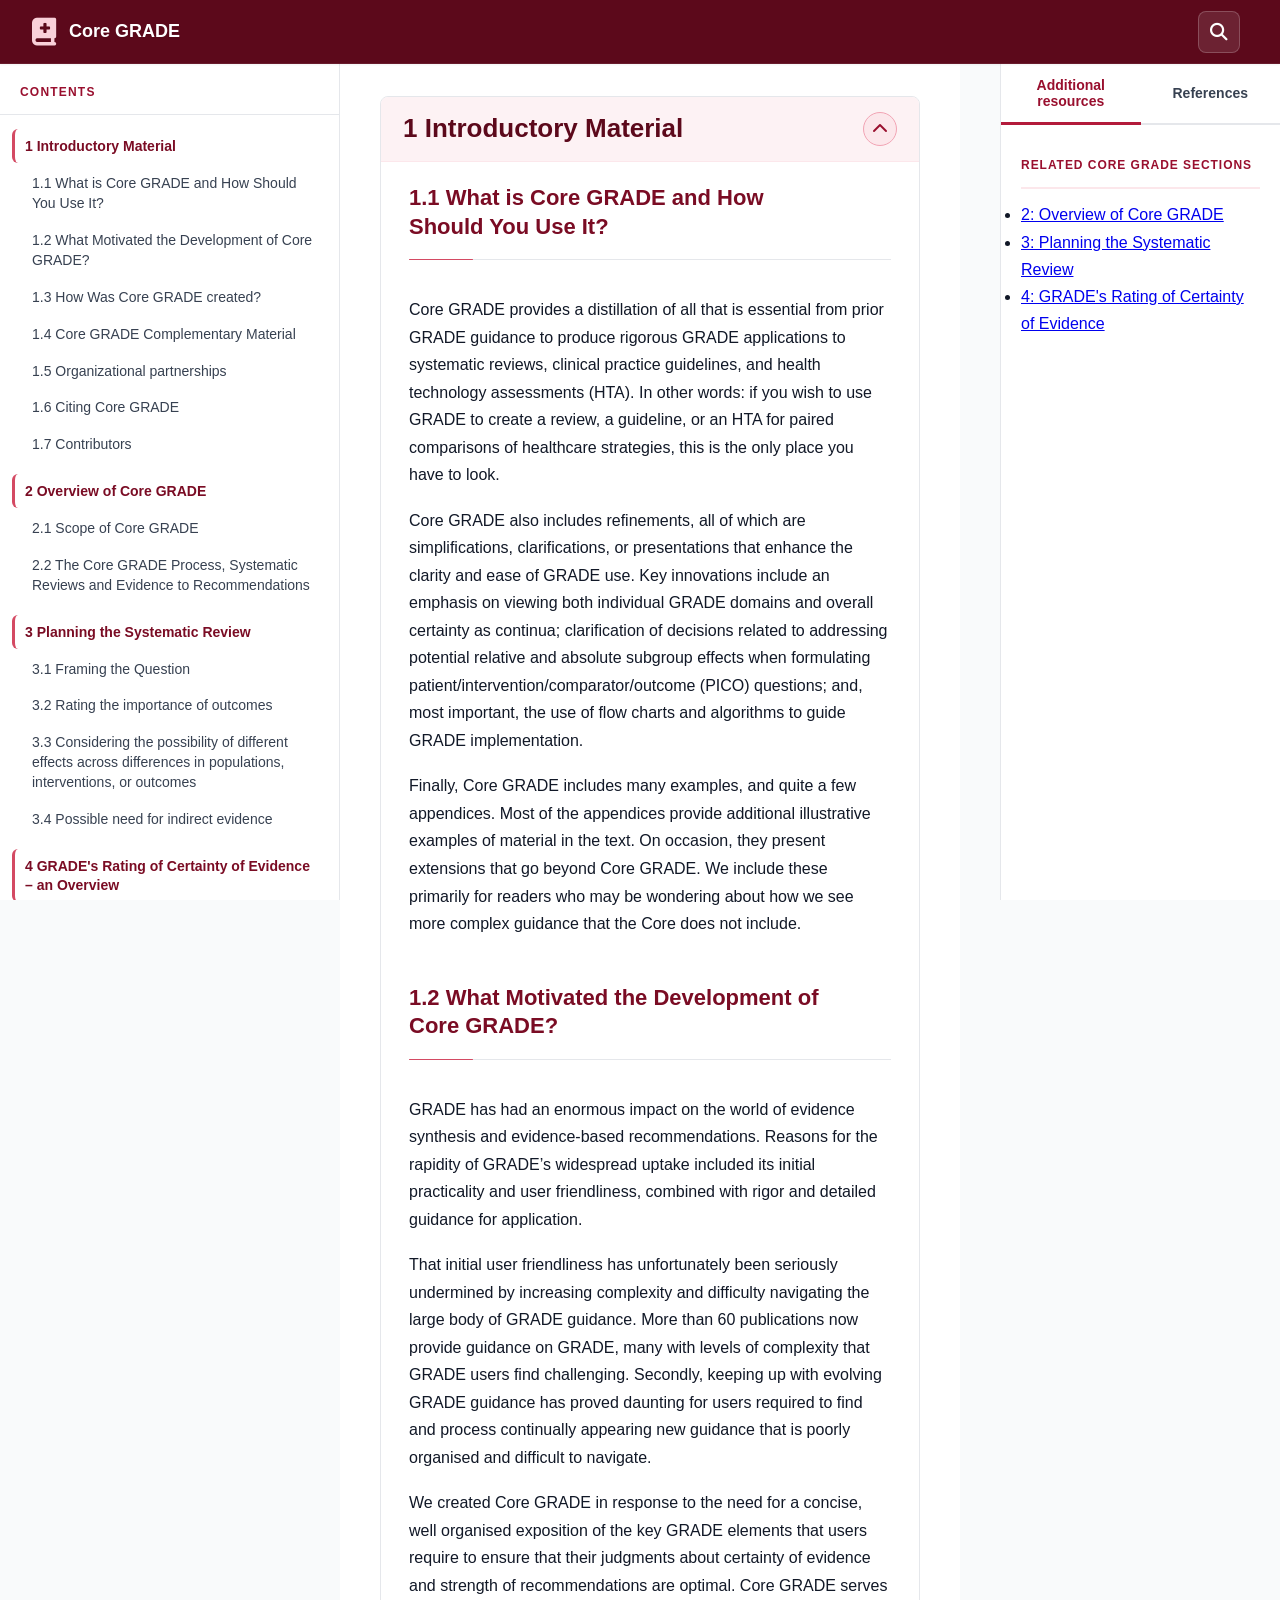
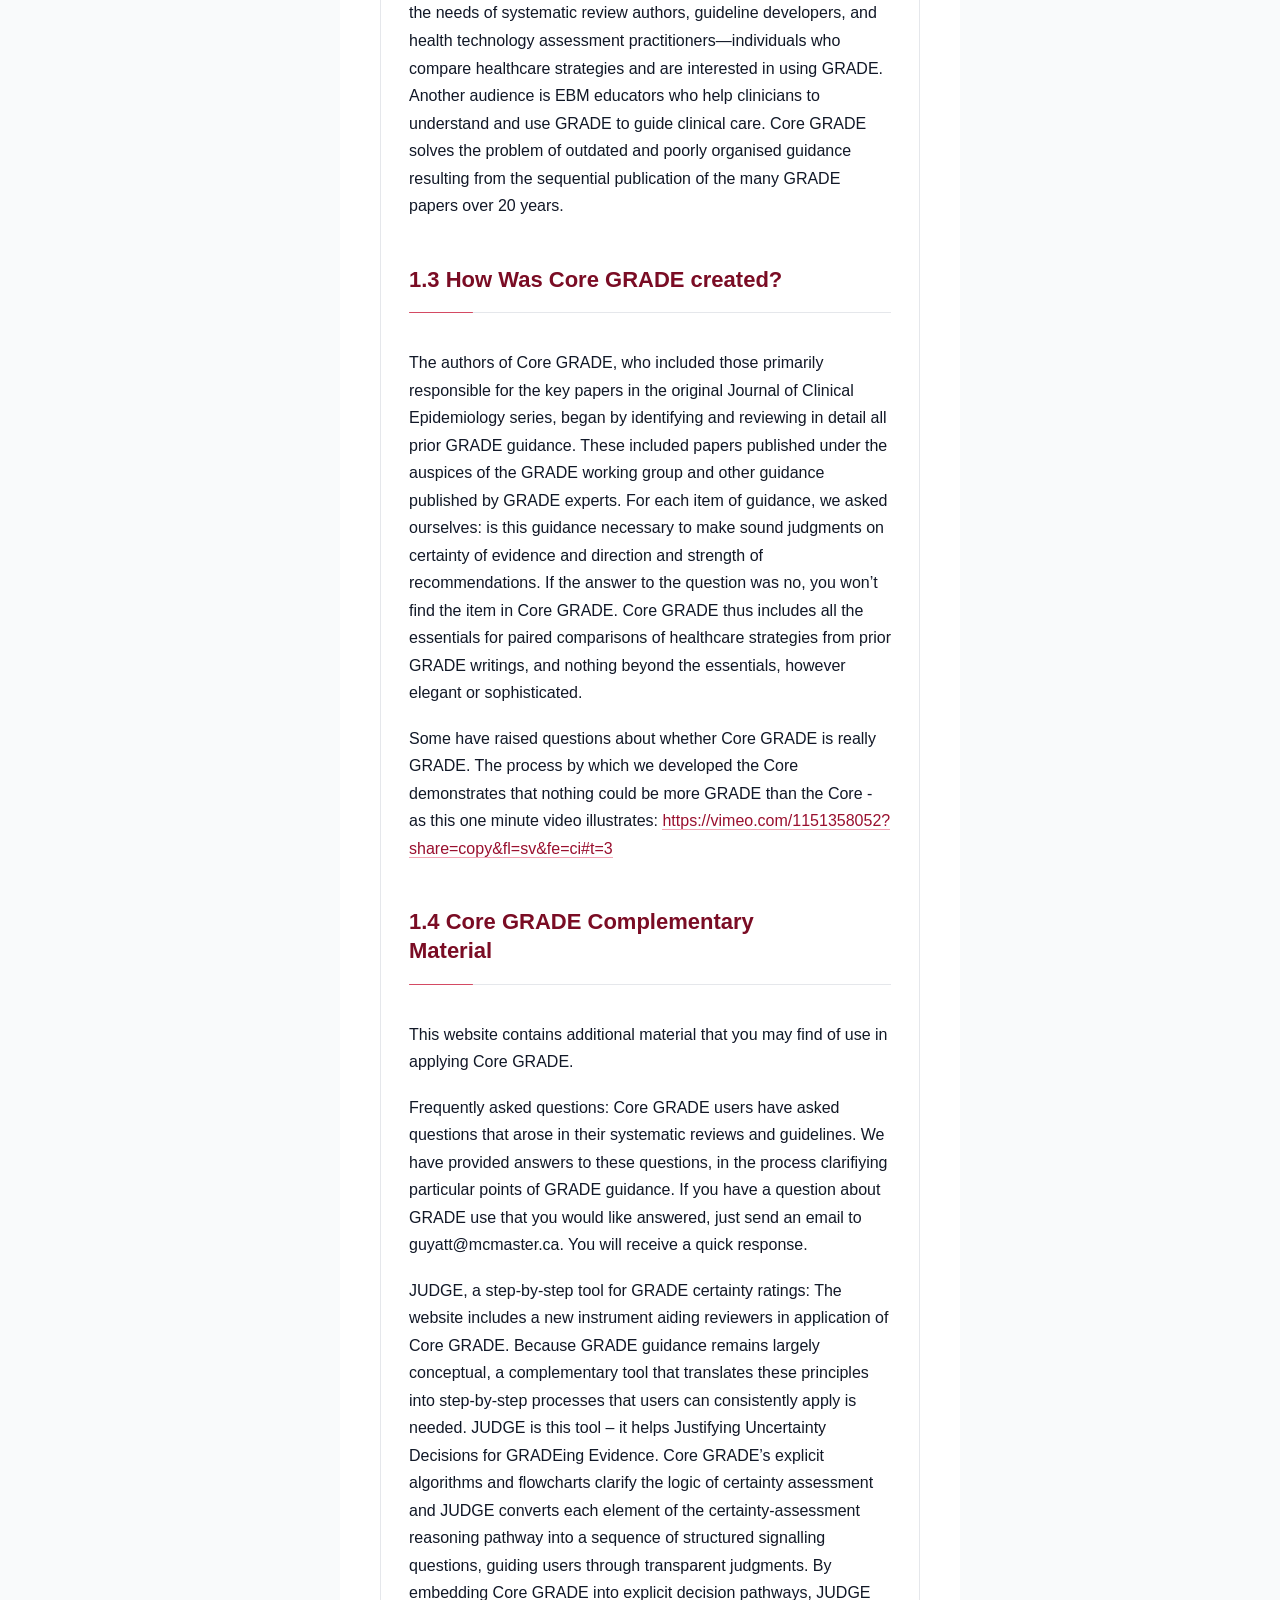
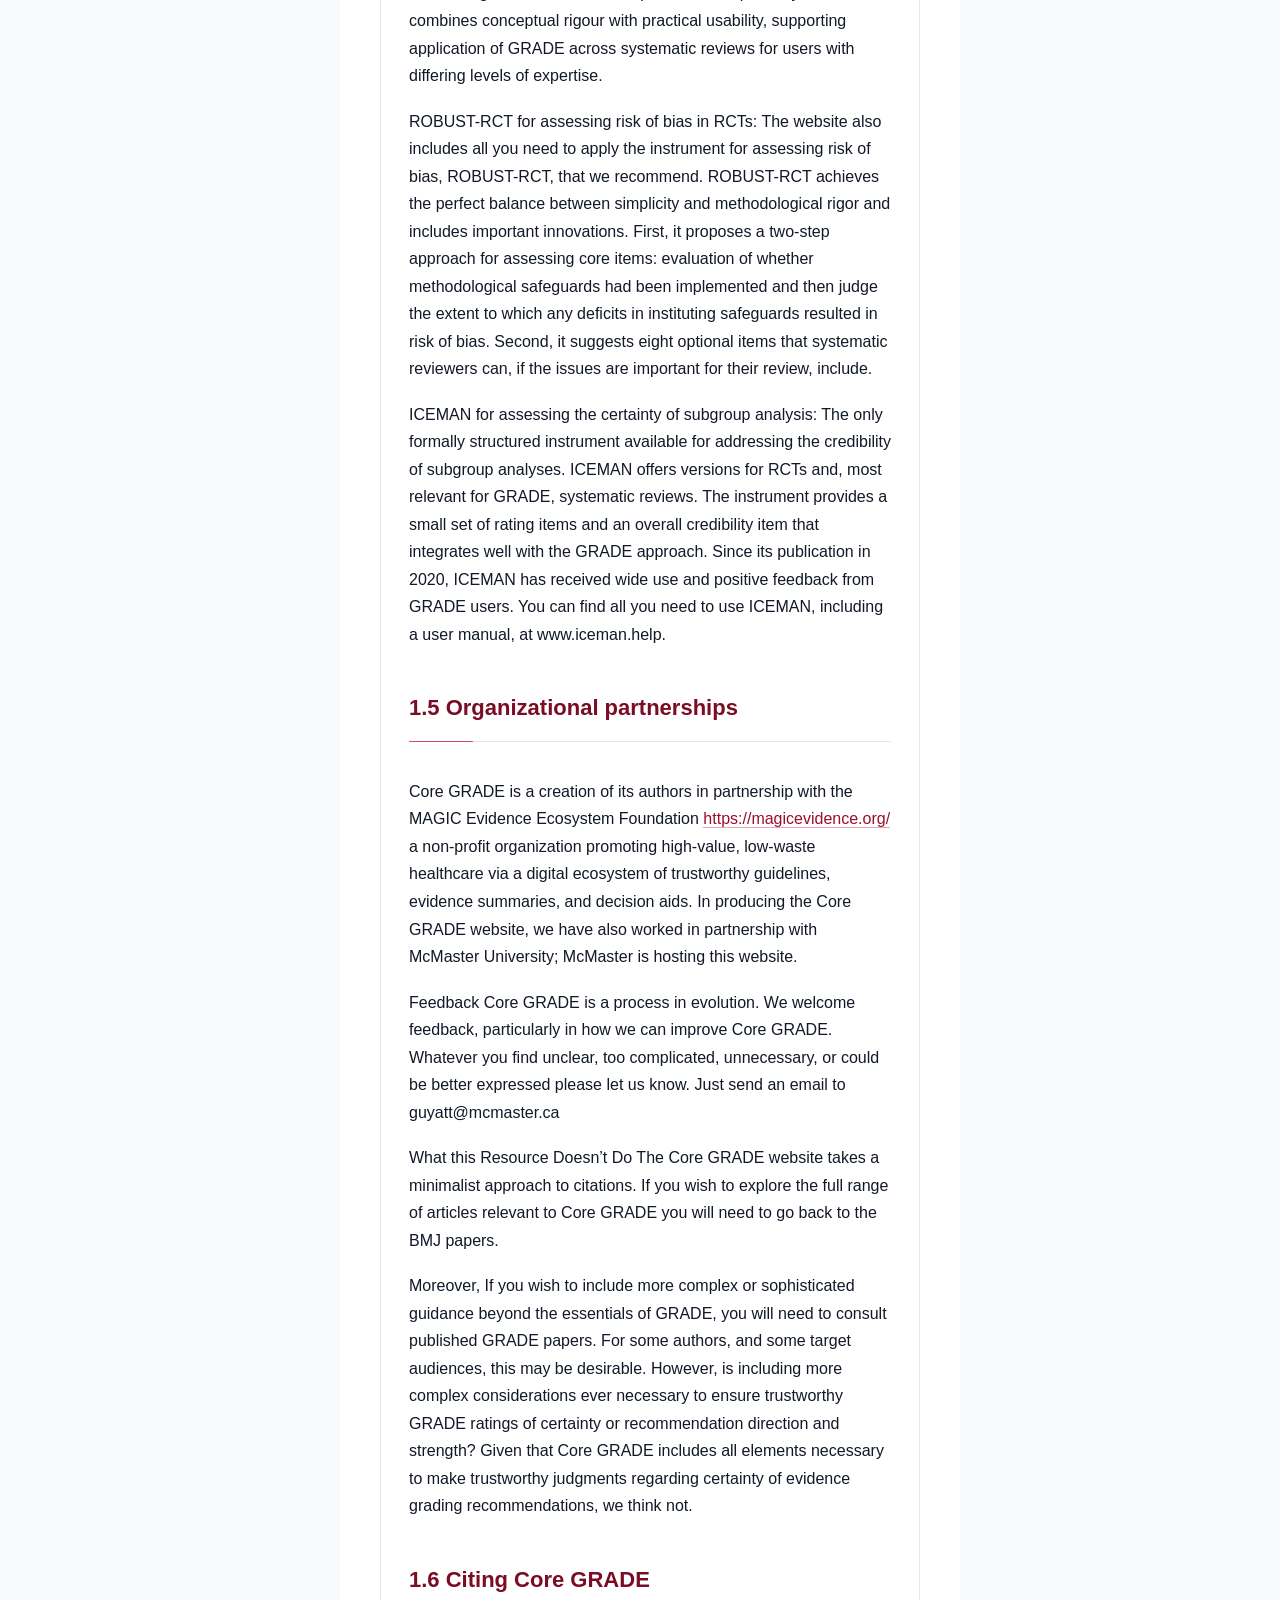
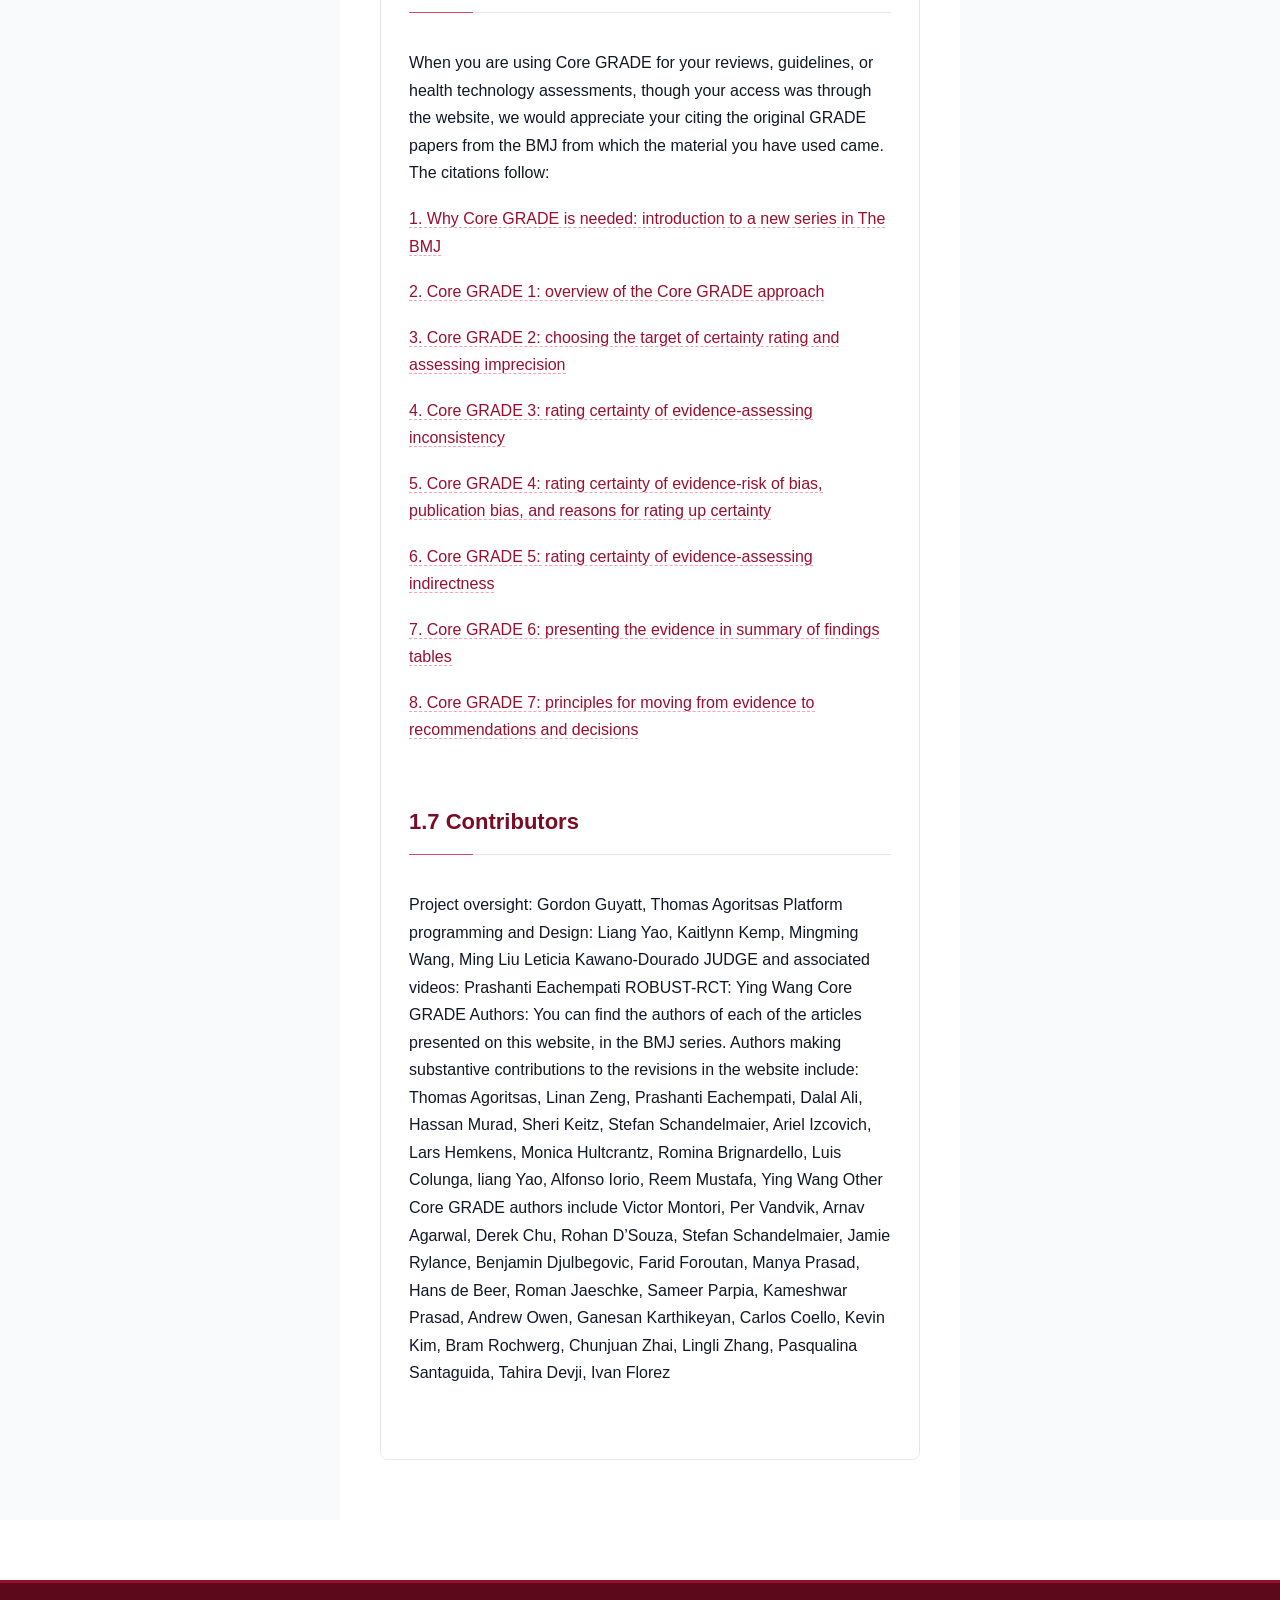
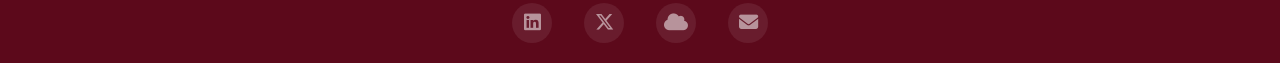
<file: chapter1.html>
<!DOCTYPE html>
<html lang="en">
<head>
    <meta charset="UTF-8">
    <meta name="viewport" content="width=device-width, initial-scale=1.0">
    <title>Core GRADE - Grading of Recommendations Assessment, Development and Evaluation</title>
    <link rel="stylesheet" href="styles.css?v=3">
    <link rel="stylesheet" href="https://cdnjs.cloudflare.com/ajax/libs/font-awesome/6.5.1/css/all.min.css">
    <meta http-equiv="Cache-Control" content="no-cache, no-store, must-revalidate">
    <meta http-equiv="Pragma" content="no-cache">
    <meta http-equiv="Expires" content="0">
</head>
<body>
    <header class="site-header">
        <div class="header-container">
            <div class="logo">
                <i class="fas fa-book-medical"></i>
                <span>Core GRADE</span>
            </div>
            <button class="mobile-menu-toggle" id="mobileMenuToggle">
                <i class="fas fa-bars"></i>
            </button>

            <button class="search-toggle" id="searchToggle" aria-label="Search">
                <i class="fas fa-search"></i>
            </button>
        </div>
    </header>

    <div class="site-layout">
        <aside class="sidebar" id="sidebar">
            <div class="sidebar-header">
                <h3>Contents</h3>
            </div>
                                    <nav class="sidebar-nav" id="sidebar-nav">
                <div class="nav-section">
                    <h4 class="nav-section-title">1 Introductory Material</h4>
                    <ul class="nav-list">
                        <li><a href="#intro-what-is-core-grade-and-how-should-you-use-it-" class="sidebar-link level-2">1.1 What is Core GRADE and How Should You Use It?</a></li>
                        <li><a href="#intro-what-motivated-the-development-of-core-grade-" class="sidebar-link level-2">1.2 What Motivated the Development of Core GRADE?</a></li>
                        <li><a href="#intro-how-was-core-grade-created-" class="sidebar-link level-2">1.3 How Was Core GRADE created?</a></li>
                        <li><a href="#intro-core-grade-complementary-material" class="sidebar-link level-2">1.4 Core GRADE Complementary Material</a></li>
                        <li><a href="#intro-organizational-partnerships" class="sidebar-link level-2">1.5 Organizational partnerships</a></li>
                        <li><a href="#intro-citing-core-grade" class="sidebar-link level-2">1.6 Citing Core GRADE</a></li>
                        <li><a href="#intro-contributors" class="sidebar-link level-2">1.7 Contributors</a></li>
                    </ul>
                </div>

                <div class="nav-section">
                    <h4 class="nav-section-title">2 Overview of Core GRADE</h4>
                    <ul class="nav-list">
                        <li><a href="#intro-scope-of-core-grade" class="sidebar-link level-2">2.1 Scope of Core GRADE</a></li>
                        <li><a href="#intro-the-core-grade-process-systematic-reviews-and-evidence-to-recommendations" class="sidebar-link level-2">2.2 The Core GRADE Process, Systematic Reviews and Evidence to Recommendations</a></li>
                    </ul>
                </div>

                <div class="nav-section">
                    <h4 class="nav-section-title">3 Planning the Systematic Review</h4>
                    <ul class="nav-list">
                        <li><a href="#intro-formulating-the-question" class="sidebar-link level-2">3.1 Framing the Question</a></li>
                        <li><a href="#intro-identifying-outcomes-and-rating-their-importance" class="sidebar-link level-2">3.2 Rating the importance of outcomes</a></li>
                        <li><a href="#intro-specific-considerations-in-planning-a-review-differing-effects-across-populations-interventions-or-outcomes" class="sidebar-link level-2">3.3 Considering the possibility of different effects across differences in populations, interventions, or outcomes</a></li>
                        <li><a href="#intro-specific-considerations-in-planning-a-systematic-review-possible-need-for-indirect-evidence" class="sidebar-link level-2">3.4 Possible need for indirect evidence</a></li>
                    </ul>
                </div>

                <div class="nav-section">
                    <h4 class="nav-section-title">4 GRADE's Rating of Certainty of Evidence – an Overview</h4>
                    <ul class="nav-list">
                        <li><a href="#intro-the-first-step-in-assessing-certainty-choosing-a-target-of-certainty-rating" class="sidebar-link level-2">4.1 The First Step in Assessing Certainty: Choosing a Target of Certainty Rating</a></li>
                        <li><a href="#intro-overview-of-the-process-of-choosing-a-target-and-possible-thresholds" class="sidebar-link level-3">Overview of the process of choosing a target and possible thresholds</a></li>
                        <li><a href="#intro-assessing-if-the-effect-is-or-is-not-important-mid-as-threshold-" class="sidebar-link level-3">Assessing if the effect is or is not important (MID as threshold)</a></li>
                        <li><a href="#intro-assessing-whether-a-true-underlying-treatment-effect-exists-null-as-threshold-" class="sidebar-link level-3">Assessing whether a true underlying treatment effect exists (null as threshold)</a></li>

                        <li><a href="#intro-rating-certainty-of-evidence-imprecision" class="sidebar-link level-2">4.2 Rating certainty of evidence: Imprecision</a></li>
                        <li><a href="#intro-imprecision-defined" class="sidebar-link level-3">Imprecision defined</a></li>
                        <li><a href="#intro-rating-down-or-not-for-imprecision" class="sidebar-link level-3">Rating down (or not) for imprecision</a></li>
                        <li><a href="#intro-rating-down-once-or-twice-for-imprecision" class="sidebar-link level-3">Rating down once or twice for imprecision</a></li>
                        <li><a href="#intro-rating-down-once-or-twice-for-imprecision-general-principles" class="sidebar-link level-3">Rating down once or twice for imprecision: general principles</a></li>
                        <li><a href="#intro-rating-down-for-imprecision-when-effects-are-large-and-sample-size-limited" class="sidebar-link level-3">Rating down for imprecision when effects are large and sample size limited</a></li>
                        <li><a href="#intro-conclusion-imprecision" class="sidebar-link level-3">Conclusion</a></li>

                        <li><a href="#intro-rating-certainty-of-evidence-inconsistency" class="sidebar-link level-2">4.3 Rating certainty of evidence: Inconsistency</a></li>
                        <li><a href="#intro-what-do-we-mean-by-inconsistency-" class="sidebar-link level-3">What do we mean by inconsistency?</a></li>
                        <li><a href="#intro-choosing-the-right-measure-of-effect-when-assessing-inconsistency" class="sidebar-link level-3">Choosing the right measure of effect when assessing inconsistency</a></li>
                        <li><a href="#intro-core-grade-s-approach-to-preparing-for-inconsistency" class="sidebar-link level-3">Core GRADE's approach to preparing for inconsistency</a></li>
                        <li><a href="#intro-three-options-for-possible-subgroups-with-different-intervention-effects" class="sidebar-link level-3">Three options for possible subgroups with different intervention effects</a></li>
                        <li><a href="#intro-need-for-a-priori-hypotheses-with-a-specified-direction" class="sidebar-link level-3">Need for a priori hypotheses with a specified direction</a></li>
                        <li><a href="#intro-criteria-for-judging-serious-inconsistency" class="sidebar-link level-3">Criteria for judging serious inconsistency</a></li>
                        <li><a href="#intro-three-visual-criteria-from-forest-plots" class="sidebar-link level-3">Three visual criteria from forest plots</a></li>
                        <li><a href="#intro-applying-visual-criteria-how-choice-of-threshold-affects-judgments-of-inconsistency" class="sidebar-link level-3">Applying visual criteria: how choice of threshold affects judgments of inconsistency</a></li>
                        <li><a href="#intro-one-criterion-for-statistical-assessment" class="sidebar-link level-3">One criterion for statistical assessment</a></li>
                        <li><a href="#intro-the-burden-of-proof-lies-with-those-claiming-a-subgroup-effect" class="sidebar-link level-3">The burden of proof lies with those claiming a subgroup effect</a></li>
                        <li><a href="#intro-criteria-for-judging-the-credibility-of-subgroup-effects" class="sidebar-link level-3">Criteria for judging the credibility of subgroup effects</a></li>
                        <li><a href="#intro-addressing-the-results-of-the-subgroup-credibility-exploration" class="sidebar-link level-3">Addressing the results of the subgroup credibility exploration</a></li>
                        <li><a href="#intro-conclusion-inconsistency" class="sidebar-link level-3">Conclusion</a></li>

                        <li><a href="#intro-rating-certainty-of-evidence-risk-of-bias" class="sidebar-link level-2">4.4 Rating certainty of evidence: Risk of Bias</a></li>
                        <li><a href="#intro-what-you-will-learn-in-this-section" class="sidebar-link level-3">What you will learn in this section</a></li>
                        <li><a href="#intro-what-do-we-mean-by-risk-of-bias" class="sidebar-link level-3">What do we mean by risk of bias</a></li>
                        <li><a href="#intro-risk-of-bias-in-individual-studies-randomized-trials" class="sidebar-link level-3">Risk of bias in individual studies: Randomized trials</a></li>
                        <li><a href="#intro-risk-of-bias-in-non-randomized-studies" class="sidebar-link level-3">Risk of bias in non-randomized studies</a></li>
                        <li><a href="#intro-deciding-on-low-or-high-risk-of-bias-in-individual-randomized-controlled-trials-or-nrsi" class="sidebar-link level-3">Deciding on low or high risk of bias in individual randomized controlled trials or NRSI</a></li>
                        <li><a href="#intro-case-series-and-single-arm-trials" class="sidebar-link level-3">Case series and single arm trials</a></li>
                        <li><a href="#intro-risk-of-bias-may-differ-across-outcomes-in-a-study" class="sidebar-link level-3">Risk of bias may differ across outcomes in a study</a></li>
                        <li><a href="#intro-rating-risk-of-bias-across-bodies-of-evidence" class="sidebar-link level-3">Rating risk of bias across bodies of evidence</a></li>
                        <li><a href="#intro-conclusion-risk-of-bias" class="sidebar-link level-3">Conclusion</a></li>

                        <li><a href="#intro-publication-bias" class="sidebar-link level-2">4.5 Publication Bias</a></li>
                        <li><a href="#intro-what-is-publication-bias" class="sidebar-link level-3">What is publication bias</a></li>
                        <li><a href="#intro-avoiding-publication-bias-comprehensive-search" class="sidebar-link level-3">Avoiding publication bias: comprehensive search</a></li>
                        <li><a href="#intro-addressing-publication-bias" class="sidebar-link level-3">Addressing publication bias</a></li>
                        <li><a href="#intro-commercial-funding" class="sidebar-link level-3">Commercial funding</a></li>
                        <li><a href="#intro-funnel-plots-and-statistical-tests" class="sidebar-link level-3">Funnel plots and statistical tests</a></li>
                        <li><a href="#intro-selective-outcome-reporting" class="sidebar-link level-3">Selective outcome reporting: Its relationship to publication bias and risk of bias</a></li>

                        <li><a href="#intro-rating-up-certainty" class="sidebar-link level-2">4.6 Rating up certainty of evidence</a></li>
                        <li><a href="#intro-large-magnitude-of-effect" class="sidebar-link level-3">Large magnitude of effect</a></li>
                        <li><a href="#intro-dose-response-gradient" class="sidebar-link level-3">Dose-response gradient</a></li>

                        <li><a href="#intro-rating-certainty-of-evidence-indirectness" class="sidebar-link level-2">4.7 Rating Certainty of Evidence: Indirectness</a></li>
                        <li><a href="#intro-two-types-of-indirectness-indirect-comparisons" class="sidebar-link level-3">Two types of indirectness - Indirect comparisons</a></li>
                        <li><a href="#intro-two-types-of-indirectness-indirectness-related-to-pico-issues" class="sidebar-link level-3">Two types of indirectness - Indirectness related to PICO issues</a></li>
                        <li><a href="#intro-indirectness-concerns-in-guidelines-and-health-technology-assessments-versus-in-systematic-reviews" class="sidebar-link level-3">Indirectness concerns in guidelines and health technology assessments versus in systematic reviews</a></li>
                        <li><a href="#intro-indirectness-versus-inconsistency" class="sidebar-link level-3">Indirectness versus inconsistency</a></li>
                        <li><a href="#intro-indirectness-encountered-during-search-for-direct-evidence" class="sidebar-link level-3">Indirectness encountered during search for direct evidence</a></li>
                        <li><a href="#intro-indirectness-encountered-during-deliberate-search-for-indirect-evidence" class="sidebar-link level-3">Indirectness encountered during deliberate search for indirect evidence</a></li>
                        <li><a href="#intro-neglect-of-indirect-evidence" class="sidebar-link level-3">Neglect of indirect evidence</a></li>
                        <li><a href="#intro-examples-of-indirectness-differences-in-population" class="sidebar-link level-3">Examples of indirectness: differences in population</a></li>
                        <li><a href="#intro-differences-in-condition" class="sidebar-link level-3">Differences in condition</a></li>
                        <li><a href="#intro-indirect-evidence-for-harms" class="sidebar-link level-3">Indirect evidence for harms</a></li>
                        <li><a href="#intro-examples-of-indirectness-differences-in-interventions" class="sidebar-link level-3">Examples of indirectness: differences in interventions</a></li>
                        <li><a href="#intro-non-adherence" class="sidebar-link level-3">Non-adherence</a></li>
                        <li><a href="#intro-trials-that-allow-switching-treatments" class="sidebar-link level-3">Trials that allow switching treatments</a></li>
                        <li><a href="#intro-change-of-intervention-technology" class="sidebar-link level-3">Change of intervention technology</a></li>
                        <li><a href="#intro-examples-of-indirectness-differences-in-comparators" class="sidebar-link level-3">Examples of indirectness: differences in comparators</a></li>
                        <li><a href="#intro-differences-in-outcomes" class="sidebar-link level-3">Differences in outcomes</a></li>
                        <li><a href="#intro-conclusion-indirectness" class="sidebar-link level-3">Conclusion</a></li>

                        <li><a href="#intro-presenting-the-evidence-in-summary-of-findings-tables" class="sidebar-link level-2">4.8 Presenting the evidence in summary of findings tables</a></li>
                        <li><a href="#intro-components-of-summary-of-findings-tables" class="sidebar-link level-3">Components of summary of findings tables</a></li>
                        <li><a href="#intro-presenting-dichotomous-outcomes-relative-measures-of-effect" class="sidebar-link level-3">Presenting dichotomous outcomes: Relative measures of effect</a></li>
                        <li><a href="#intro-calculating-and-presenting-absolute-measures-of-effect-applying-relative-effects-to-baseline-risks" class="sidebar-link level-3">Calculating and presenting absolute measures of effect: Applying relative effects to baseline risks</a></li>
                        <li><a href="#intro-different-risk-groups" class="sidebar-link level-3">Different risk groups</a></li>
                        <li><a href="#intro-directly-calculating-risk-differences" class="sidebar-link level-3">Directly calculating risk differences</a></li>
                        <li><a href="#intro-presenting-continuous-outcomes-when-studies-used-the-same-measure" class="sidebar-link level-3">Presenting continuous outcomes: When studies used the same measure</a></li>
                        <li><a href="#intro-when-studies-used-different-measures" class="sidebar-link level-3">When studies used different measures</a></li>
                        <li><a href="#intro-additional-considerations-for-summary-of-findings-tables-choosing-which-outcomes-to-present" class="sidebar-link level-3">Additional considerations for summary of findings tables: Choosing which outcomes to present</a></li>
                        <li><a href="#intro-when-data-cannot-be-pooled" class="sidebar-link level-3">When data cannot be pooled</a></li>
                        <li><a href="#intro-burden-of-treatment" class="sidebar-link level-3">Burden of treatment</a></li>
                        <li><a href="#intro-direct-versus-indirect-evidence" class="sidebar-link level-3">Direct versus indirect evidence</a></li>
                        <li><a href="#intro-when-data-are-available-from-randomized-trials-and-non-randomized-studies" class="sidebar-link level-3">When data are available from randomized trials and non-randomized studies</a></li>
                        <li><a href="#intro-software" class="sidebar-link level-3">Software</a></li>
                        <li><a href="#intro-conclusion-summary-of-findings" class="sidebar-link level-3">Conclusion</a></li>

                        <li><a href="#intro-principles-of-moving-from-evidence-to-decisions" class="sidebar-link level-2">4.9 Principles of moving from evidence to decisions</a></li>
                        <li><a href="#intro-grade-recommendations" class="sidebar-link level-3">GRADE recommendations</a></li>
                        <li><a href="#intro-determinants-of-direction-and-strength-of-recommendations" class="sidebar-link level-3">Determinants of direction and strength of recommendations</a></li>
                        <li><a href="#intro-organization-of-the-guideline-process" class="sidebar-link level-3">Organization of the guideline process</a></li>
                        <li><a href="#intro-the-process-of-moving-from-evidence-to-recommendations" class="sidebar-link level-3">The process of moving from evidence to recommendations</a></li>
                        <li><a href="#intro-perspective" class="sidebar-link level-3">Perspective</a></li>
                        <li><a href="#intro-choosing-the-mid-for-each-critical-and-important-outcome-necessity-for-choosing-the-mid" class="sidebar-link level-3">Choosing the MID for each critical and important outcome: Necessity for choosing the MID</a></li>
                        <li><a href="#intro-evidence-that-may-inform-choice-of-mid" class="sidebar-link level-3">Evidence that may inform choice of MID</a></li>
                        <li><a href="#intro-choosing-mids" class="sidebar-link level-3">Choosing MIDs</a></li>
                        <li><a href="#intro-balancing-benefits-harms-and-burdens" class="sidebar-link level-3">Balancing benefits, harms, and burdens</a></li>
                        <li><a href="#intro-constructing-the-recommendations" class="sidebar-link level-3">Constructing the recommendations</a></li>
                        <li><a href="#intro-only-in-research-setting-recommendations" class="sidebar-link level-3">Only in research setting recommendations</a></li>
                        <li><a href="#intro-additional-examples-of-moving-from-evidence-to-recommendations-individual-patient-perspective" class="sidebar-link level-3">Additional examples of moving from evidence to recommendations: Individual patient perspective</a></li>
                        <li><a href="#intro-population-perspective-and-secondary-evidence-to-decision-considerations" class="sidebar-link level-3">Population perspective and secondary evidence to decision considerations</a></li>
                        <li><a href="#intro-optimized-presentation-of-recommendations" class="sidebar-link level-3">Optimized presentation of recommendations</a></li>
                        <li><a href="#intro-enhancing-dissemination-of-guidelines" class="sidebar-link level-3">Enhancing dissemination of guidelines</a></li>
                        <li><a href="#intro-conclusion-evidence-to-decisions" class="sidebar-link level-3">Conclusion</a></li>
                    </ul>
                </div>
            </nav>
        </aside>

        <div class="resize-handle" id="leftResizeHandle"></div>

        <main class="main-content">
            <div id="chapter-introduction" class="chapter-container">
            <div class="chapter-header">
                <h2>1 Introductory Material</h2>
                <button class="chapter-collapse-btn" aria-expanded="true">
                    <i class="fas fa-chevron-up"></i>
                </button>
            </div>
            <div class="chapter-content">

                <section id="intro-what-is-core-grade-and-how-should-you-use-it-" class="content-section">
                    <div class="section-header">
                        <h3>1.1 What is Core GRADE and How Should You Use It?</h3>
                    </div>
                    <div class="content-article">
                        <p>Core GRADE provides a distillation of all that is essential from prior GRADE guidance to produce rigorous GRADE applications to systematic reviews, clinical practice guidelines, and health technology assessments (HTA). In other words: if you wish to use GRADE to create a review, a guideline, or an HTA for paired comparisons of healthcare strategies, this is the only place you have to look.</p>
<p>Core GRADE also includes refinements, all of which are simplifications, clarifications, or presentations that enhance the clarity and ease of GRADE use. Key innovations include an emphasis on viewing both individual GRADE domains and overall certainty as continua; clarification of decisions related to addressing potential relative and absolute subgroup effects when formulating patient/intervention/comparator/outcome (PICO) questions; and, most important, the use of flow charts and algorithms to guide GRADE implementation.</p>
<p>Finally, Core GRADE includes many examples, and quite a few appendices. Most of the appendices provide additional illustrative examples of material in the text. On occasion, they present extensions that go beyond Core GRADE. We include these primarily for readers who may be wondering about how we see more complex guidance that the Core does not include.</p>
                    </div>
                </section>

                <section id="intro-what-motivated-the-development-of-core-grade-" class="content-section">
                    <div class="section-header">
                        <h3>1.2 What Motivated the Development of Core GRADE?</h3>
                    </div>
                    <div class="content-article">
                        <p>GRADE has had an enormous impact on the world of evidence synthesis and evidence-based recommendations. Reasons for the rapidity of GRADE’s widespread uptake included its initial practicality and user friendliness, combined with rigor and detailed guidance for application.</p>
<p>That initial user friendliness has unfortunately been seriously undermined by increasing complexity and difficulty navigating the large body of GRADE guidance. More than 60 publications now provide guidance on GRADE, many with levels of complexity that GRADE users find challenging. Secondly, keeping up with evolving GRADE guidance has proved daunting for users required to find and process continually appearing new guidance that is poorly organised and difficult to navigate.</p>
<p>We created Core GRADE in response to the need for a concise, well organised exposition of the key GRADE elements that users require to ensure that their judgments about certainty of evidence and strength of recommendations are optimal. Core GRADE serves the needs of systematic review authors, guideline developers, and health technology assessment practitioners—individuals who compare healthcare strategies and are interested in using GRADE. Another audience is EBM educators who help clinicians to understand and use GRADE to guide clinical care. Core GRADE solves the problem of outdated and poorly organised guidance resulting from the sequential publication of the many GRADE papers over 20 years.</p>
                    </div>
                </section>

                <section id="intro-how-was-core-grade-created-" class="content-section">
                    <div class="section-header">
                        <h3>1.3 How Was Core GRADE created?</h3>
                    </div>
                    <div class="content-article">
                        <p>The authors of Core GRADE, who included those primarily responsible for the key papers in the original Journal of Clinical Epidemiology series, began by identifying and reviewing in detail all prior GRADE guidance. These included papers published under the auspices of the GRADE working group and other guidance published by GRADE experts. For each item of guidance, we asked ourselves: is this guidance necessary to make sound judgments on certainty of evidence and direction and strength of recommendations. If the answer to the question was no, you won’t find the item in Core GRADE. Core GRADE thus includes all the essentials for paired comparisons of healthcare strategies from prior GRADE writings, and nothing beyond the essentials, however elegant or sophisticated.</p>
<p>Some have raised questions about whether Core GRADE is really GRADE. The process by which we developed the Core demonstrates that nothing could be more GRADE than the Core - as this one minute video illustrates: <a href="https://vimeo.com/1151358052?share=copy&amp;fl=sv&amp;fe=ci#t=3" target="_blank">https://vimeo.com/1151358052?share=copy&amp;fl=sv&amp;fe=ci#t=3</a></p>
                    </div>
                </section>

                <section id="intro-core-grade-complementary-material" class="content-section">
                    <div class="section-header">
                        <h3>1.4 Core GRADE Complementary Material</h3>
                    </div>
                    <div class="content-article">
                        <p>This website contains additional material that you may find of use in applying Core GRADE.</p>
<p>Frequently asked questions: Core GRADE users have asked questions that arose in their systematic reviews and guidelines. We have provided answers to these questions, in the process clarifiying particular points of GRADE guidance. If you have a question about GRADE use that you would like answered, just send an email to guyatt@mcmaster.ca. You will receive a quick response.</p>
<p>JUDGE, a step-by-step tool for GRADE certainty ratings: The website includes a new instrument aiding reviewers in application of Core GRADE. Because GRADE guidance remains largely conceptual, a complementary tool that translates these principles into step-by-step processes that users can consistently apply is needed. JUDGE is this tool – it helps Justifying Uncertainty Decisions for GRADEing Evidence. Core GRADE’s explicit algorithms and flowcharts clarify the logic of certainty assessment and JUDGE converts each element of the certainty-assessment reasoning pathway into a sequence of structured signalling questions, guiding users through transparent judgments. By embedding Core GRADE into explicit decision pathways, JUDGE combines conceptual rigour with practical usability, supporting application of GRADE across systematic reviews for users with differing levels of expertise.</p>
<p>ROBUST-RCT for assessing risk of bias in RCTs: The website also includes all you need to apply the instrument for assessing risk of bias, ROBUST-RCT, that we recommend. ROBUST-RCT achieves the perfect balance between simplicity and methodological rigor and includes important innovations. First, it proposes a two-step approach for assessing core items: evaluation of whether methodological safeguards had been implemented and then judge the extent to which any deficits in instituting safeguards resulted in risk of bias. Second, it suggests eight optional items that systematic reviewers can, if the issues are important for their review, include.</p>
<p>ICEMAN for assessing the certainty of subgroup analysis: The only formally structured instrument available for addressing the credibility of subgroup analyses. ICEMAN offers versions for RCTs and, most relevant for GRADE, systematic reviews. The instrument provides a small set of rating items and an overall credibility item that integrates well with the GRADE approach. Since its publication in 2020, ICEMAN has received wide use and positive feedback from GRADE users. You can find all you need to use ICEMAN, including a user manual, at www.iceman.help.</p>
                    </div>
                </section>

                <section id="intro-organizational-partnerships" class="content-section">
                    <div class="section-header">
                        <h3>1.5 Organizational partnerships</h3>
                    </div>
                    <div class="content-article">
                        <p>Core GRADE is a creation of its authors in partnership with the MAGIC Evidence Ecosystem Foundation <a href="https://magicevidence.org/" target="_blank">https://magicevidence.org/</a> a non-profit organization promoting high-value, low-waste healthcare via a digital ecosystem of trustworthy guidelines, evidence summaries, and decision aids. In producing the Core GRADE website, we have also worked in partnership with McMaster University; McMaster is hosting this website.</p>
<p>Feedback Core GRADE is a process in evolution. We welcome feedback, particularly in how we can improve Core GRADE. Whatever you find unclear, too complicated, unnecessary, or could be better expressed please let us know. Just send an email to guyatt@mcmaster.ca</p>
<p>What this Resource Doesn’t Do The Core GRADE website takes a minimalist approach to citations. If you wish to explore the full range of articles relevant to Core GRADE you will need to go back to the BMJ papers.</p>
<p>Moreover, If you wish to include more complex or sophisticated guidance beyond the essentials of GRADE, you will need to consult published GRADE papers. For some authors, and some target audiences, this may be desirable. However, is including more complex considerations ever necessary to ensure trustworthy GRADE ratings of certainty or recommendation direction and strength? Given that Core GRADE includes all elements necessary to make trustworthy judgments regarding certainty of evidence grading recommendations, we think not.</p>
                    </div>
                </section>

                <section id="intro-citing-core-grade" class="content-section">
                    <div class="section-header">
                        <h3>1.6 Citing Core GRADE</h3>
                    </div>
                    <div class="content-article">
                        <p>When you are using Core GRADE for your reviews, guidelines, or health technology assessments, though your access was through the website, we would appreciate your citing the original GRADE papers from the BMJ from which the material you have used came. The citations follow:</p>
<p><span class="ref-citation" data-ref="1">1. Why Core GRADE is needed: introduction to a new series in The BMJ</span></p>
<div class="ref-popup" id="ref-popup-1">
<div class="ref-popup-header">Why Core GRADE is needed: introduction to a new series in The BMJ</div>
<div class="ref-popup-body">
<div class="ref-popup-authors">Guyatt G, Hultcrantz M, Agoritsas T, Iorio A, Vandvik PO, Montori VM</div>
<div class="ref-popup-journal"><em>BMJ</em>. 2025 Apr 15;389:e081902</div>
<div class="ref-popup-links">
<a href="https://doi.org/10.1136/bmj-2024-081902" target="_blank" class="ref-popup-link"><i class="fas fa-link"></i> DOI: 10.1136/bmj-2024-081902</a>
<a href="https://pubmed.ncbi.nlm.nih.gov/40233981" target="_blank" class="ref-popup-link"><i class="fas fa-external-link-alt"></i> PMID: 40233981</a>
<a href="https://www.bmj.com/content/389/bmj-2024-081902.long" target="_blank" class="ref-popup-link"><i class="fas fa-file-alt"></i> BMJ Article</a>
<a href="RIS文件/1.ris" download class="ref-popup-link"><i class="fas fa-download"></i> Download RIS</a>
</div>
</div></div>
<p><span class="ref-citation" data-ref="2">2. Core GRADE 1: overview of the Core GRADE approach</span></p>
<div class="ref-popup" id="ref-popup-2">
<div class="ref-popup-header">Core GRADE 1: overview of the Core GRADE approach</div>
<div class="ref-popup-body">
<div class="ref-popup-authors">Guyatt G, Agoritsas T, Brignardello-Petersen R, Mustafa RA, Rylance J, Foroutan F, Prasad M, Agarwal A, De Beer H, Murad MH, Schandelmaier S, Iorio A, Yao L, Jaeschke R, Vandvik PO, Zeng L, Parpia S, D&#x27;Souza R, Rind D, Chu DK, Eachempati P, Prasad K, Hultcrantz M, Montori VM</div>
<div class="ref-popup-journal"><em>BMJ</em>. 2025 Apr 22;389:e081903</div>
<div class="ref-popup-links">
<a href="https://doi.org/10.1136/bmj-2024-081903" target="_blank" class="ref-popup-link"><i class="fas fa-link"></i> DOI: 10.1136/bmj-2024-081903</a>
<a href="https://pubmed.ncbi.nlm.nih.gov/40262844" target="_blank" class="ref-popup-link"><i class="fas fa-external-link-alt"></i> PMID: 40262844</a>
<a href="https://www.bmj.com/content/389/bmj-2024-081903.long" target="_blank" class="ref-popup-link"><i class="fas fa-file-alt"></i> BMJ Article</a>
<a href="RIS文件/2.ris" download class="ref-popup-link"><i class="fas fa-download"></i> Download RIS</a>
</div>
</div></div>
<p><span class="ref-citation" data-ref="3">3. Core GRADE 2: choosing the target of certainty rating and assessing imprecision</span></p>
<div class="ref-popup" id="ref-popup-3">
<div class="ref-popup-header">Core GRADE 2: choosing the target of certainty rating and assessing imprecision</div>
<div class="ref-popup-body">
<div class="ref-popup-authors">Guyatt G, Zeng L, Brignardello-Petersen R, Prasad M, De Beer H, Murad MH, Iorio A, Agarwal A, Yao L, Agoritsas T, Rylance J, Mustafa RA, Vandvik PO, Eachempati P, Zhai C, Zhang L, Montori VM, Hultcrantz M</div>
<div class="ref-popup-journal"><em>BMJ</em>. 2025 Apr 29;389:e081904</div>
<div class="ref-popup-links">
<a href="https://doi.org/10.1136/bmj-2024-081904" target="_blank" class="ref-popup-link"><i class="fas fa-link"></i> DOI: 10.1136/bmj-2024-081904</a>
<a href="https://pubmed.ncbi.nlm.nih.gov/40300802" target="_blank" class="ref-popup-link"><i class="fas fa-external-link-alt"></i> PMID: 40300802</a>
<a href="https://www.bmj.com/content/389/bmj-2024-081904.long" target="_blank" class="ref-popup-link"><i class="fas fa-file-alt"></i> BMJ Article</a>
<a href="RIS文件/3.ris" download class="ref-popup-link"><i class="fas fa-download"></i> Download RIS</a>
</div>
</div></div>
<p><span class="ref-citation" data-ref="4">4. Core GRADE 3: rating certainty of evidence-assessing inconsistency</span></p>
<div class="ref-popup" id="ref-popup-4">
<div class="ref-popup-header">Core GRADE 3: rating certainty of evidence-assessing inconsistency</div>
<div class="ref-popup-body">
<div class="ref-popup-authors">Guyatt G, Schandelmaier S, Brignardello-Petersen R, De Beer H, Prasad M, Murad MH, Eachempati P, Chu DK, D&#x27;Souza R, Iorio A, Agoritsas T, Yao L, Mustafa RA, Parpia S, Santaguida P, Vandvik PO, Hultcrantz M, Montori VM</div>
<div class="ref-popup-journal"><em>BMJ</em>. 2025 May 6;389:e081905</div>
<div class="ref-popup-links">
<a href="https://doi.org/10.1136/bmj-2024-081905" target="_blank" class="ref-popup-link"><i class="fas fa-link"></i> DOI: 10.1136/bmj-2024-081905</a>
<a href="https://pubmed.ncbi.nlm.nih.gov/40328467" target="_blank" class="ref-popup-link"><i class="fas fa-external-link-alt"></i> PMID: 40328467</a>
<a href="https://www.bmj.com/content/389/bmj-2024-081905.long" target="_blank" class="ref-popup-link"><i class="fas fa-file-alt"></i> BMJ Article</a>
<a href="RIS文件/4.ris" download class="ref-popup-link"><i class="fas fa-download"></i> Download RIS</a>
</div>
</div></div>
<p><span class="ref-citation" data-ref="5">5. Core GRADE 4: rating certainty of evidence-risk of bias, publication bias, and reasons for rating up certainty</span></p>
<div class="ref-popup" id="ref-popup-5">
<div class="ref-popup-header">Core GRADE 4: rating certainty of evidence-risk of bias, publication bias, and reasons for rating up certainty</div>
<div class="ref-popup-body">
<div class="ref-popup-authors">Guyatt G, Wang Y, Eachempati P, Iorio A, Murad MH, Hultcrantz M, Chu DK, Florez ID, Hemkens LG, Agoritsas T, Yao L, Vandvik PO, Montori VM, Brignardello-Petersen R</div>
<div class="ref-popup-journal"><em>BMJ</em>. 2025 May 13;389:e083864</div>
<div class="ref-popup-links">
<a href="https://doi.org/10.1136/bmj-2024-083864" target="_blank" class="ref-popup-link"><i class="fas fa-link"></i> DOI: 10.1136/bmj-2024-083864</a>
<a href="https://pubmed.ncbi.nlm.nih.gov/40360206" target="_blank" class="ref-popup-link"><i class="fas fa-external-link-alt"></i> PMID: 40360206</a>
<a href="https://www.bmj.com/content/389/bmj-2024-083864.long" target="_blank" class="ref-popup-link"><i class="fas fa-file-alt"></i> BMJ Article</a>
<a href="RIS文件/5.ris" download class="ref-popup-link"><i class="fas fa-download"></i> Download RIS</a>
</div>
</div></div>
<p><span class="ref-citation" data-ref="6">6. Core GRADE 5: rating certainty of evidence-assessing indirectness</span></p>
<div class="ref-popup" id="ref-popup-6">
<div class="ref-popup-header">Core GRADE 5: rating certainty of evidence-assessing indirectness</div>
<div class="ref-popup-body">
<div class="ref-popup-authors">Guyatt G, Iorio A, De Beer H, Owen A, Agoritsas T, Murad MH, Karthikeyan G, Cuello C, Prasad M, Kim K, Ali DS, Agarwal A, Hemkens LG, Yao L, Hultcrantz M, Rylance J, Chu DK, Vandvik PO, Djulbegovic B, Mustafa RA, Zeng L, Eachempati P, Rochwerg B, Prasad K, Montori VM, Brignardello-Petersen R</div>
<div class="ref-popup-journal"><em>BMJ</em>. 2025 May 20;389:e083865</div>
<div class="ref-popup-links">
<a href="https://doi.org/10.1136/bmj-2024-083865" target="_blank" class="ref-popup-link"><i class="fas fa-link"></i> DOI: 10.1136/bmj-2024-083865</a>
<a href="https://pubmed.ncbi.nlm.nih.gov/40393729" target="_blank" class="ref-popup-link"><i class="fas fa-external-link-alt"></i> PMID: 40393729</a>
<a href="https://www.bmj.com/content/389/bmj-2024-083865.long" target="_blank" class="ref-popup-link"><i class="fas fa-file-alt"></i> BMJ Article</a>
<a href="RIS文件/6.ris" download class="ref-popup-link"><i class="fas fa-download"></i> Download RIS</a>
</div>
</div></div>
<p><span class="ref-citation" data-ref="7">7. Core GRADE 6: presenting the evidence in summary of findings tables</span></p>
<div class="ref-popup" id="ref-popup-7">
<div class="ref-popup-header">Core GRADE 6: presenting the evidence in summary of findings tables</div>
<div class="ref-popup-body">
<div class="ref-popup-authors">Guyatt G, Yao L, Murad MH, Hultcrantz M, Agoritsas T, De Beer H, Schandelmaier S, Iorio A, Zeng L, Prasad M, Vandvik PO, Mustafa RA, Agarwal A, Devji T, Florez ID, Djulbegovic B, Chu DK, Rochwerg B, Montori VM, Brignardello-Petersen R</div>
<div class="ref-popup-journal"><em>BMJ</em>. 2025 May 27;389:e083866</div>
<div class="ref-popup-links">
<a href="https://doi.org/10.1136/bmj-2024-083866" target="_blank" class="ref-popup-link"><i class="fas fa-link"></i> DOI: 10.1136/bmj-2024-083866</a>
<a href="https://pubmed.ncbi.nlm.nih.gov/40425239" target="_blank" class="ref-popup-link"><i class="fas fa-external-link-alt"></i> PMID: 40425239</a>
<a href="https://www.bmj.com/content/389/bmj-2024-083866.long" target="_blank" class="ref-popup-link"><i class="fas fa-file-alt"></i> BMJ Article</a>
<a href="RIS文件/7.ris" download class="ref-popup-link"><i class="fas fa-download"></i> Download RIS</a>
</div>
</div></div>
<p><span class="ref-citation" data-ref="8">8. Core GRADE 7: principles for moving from evidence to recommendations and decisions</span></p>
<div class="ref-popup" id="ref-popup-8">
<div class="ref-popup-header">Core GRADE 7: principles for moving from evidence to recommendations and decisions</div>
<div class="ref-popup-body">
<div class="ref-popup-authors">Guyatt G, Vandvik PO, Iorio A, Agarwal A, Yao L, Eachempati P, Zeng L, Chu DK, D&#x27;Souza R, Agoritsas T, Murad MH, Schandelmaier S, Rylance J, Djulbegovic B, Montori VM, Hultcrantz M, Brignardello-Petersen R</div>
<div class="ref-popup-journal"><em>BMJ</em>. 2025 Jun 3;389:e083867</div>
<div class="ref-popup-links">
<a href="https://doi.org/10.1136/bmj-2024-083867" target="_blank" class="ref-popup-link"><i class="fas fa-link"></i> DOI: 10.1136/bmj-2024-083867</a>
<a href="https://pubmed.ncbi.nlm.nih.gov/40461180" target="_blank" class="ref-popup-link"><i class="fas fa-external-link-alt"></i> PMID: 40461180</a>
<a href="https://www.bmj.com/content/389/bmj-2024-083867" target="_blank" class="ref-popup-link"><i class="fas fa-file-alt"></i> BMJ Article</a>
<a href="RIS文件/8.ris" download class="ref-popup-link"><i class="fas fa-download"></i> Download RIS</a>
</div>
</div></div>
                    </div>
                </section></section></section></section>

                <section id="intro-contributors" class="content-section">
                    <div class="section-header">
                        <h3>1.7 Contributors</h3>
                    </div>
                    <div class="content-article">
                        <p>Project oversight: Gordon Guyatt, Thomas Agoritsas Platform programming and Design: Liang Yao, Kaitlynn Kemp, Mingming Wang, Ming Liu Leticia Kawano-Dourado  JUDGE and associated videos: Prashanti Eachempati  ROBUST-RCT: Ying Wang Core GRADE Authors: You can find the authors of each of the articles presented  on this website, in the BMJ series.  Authors making substantive contributions to the revisions in the website include: Thomas Agoritsas, Linan Zeng, Prashanti Eachempati, Dalal Ali, Hassan Murad, Sheri Keitz, Stefan Schandelmaier, Ariel Izcovich, Lars Hemkens, Monica Hultcrantz, Romina Brignardello, Luis Colunga, liang Yao, Alfonso Iorio, Reem Mustafa, Ying Wang Other Core GRADE authors include Victor Montori, Per Vandvik, Arnav Agarwal, Derek Chu, Rohan D’Souza, Stefan Schandelmaier, Jamie Rylance, Benjamin Djulbegovic, Farid Foroutan, Manya Prasad, Hans de Beer, Roman Jaeschke, Sameer Parpia, Kameshwar Prasad, Andrew Owen, Ganesan Karthikeyan, Carlos Coello, Kevin Kim, Bram Rochwerg, Chunjuan Zhai, Lingli Zhang, Pasqualina Santaguida, Tahira Devji, Ivan Florez</p>
                    </div>
                </section>
            </div>
        </div>

        

        <div class="resize-handle" id="rightResizeHandle"></div>

        <aside class="right-sidebar" id="rightSidebar">
            <div class="right-sidebar-tabs">
                <button class="tab-btn active" data-tab="resources">Additional resources</button>
                <button class="tab-btn" data-tab="references">References</button>
            </div>
            
            <div class="tab-content active" id="resources-tab">
                <div class="resource-section">
                    <h4 class="resource-section-title">LINKS & VIDEOS</h4>
                    <div class="resource-item">
                        <a href="https://www.gradeworkinggroup.org" target="_blank" class="resource-link">
                            <strong>GRADE Working Group</strong>
                            <span class="resource-desc">Official website of the GRADE Working Group</span>
                        </a>
                    </div>
                    <div class="resource-item">
                        <a href="https://www.linkedin.com/company/grade-working-group" target="_blank" class="resource-link">
                            <strong>GRADE Working Group LinkedIn</strong>
                            <span class="resource-desc">Stay informed on GRADE news and updates</span>
                        </a>
                    </div>
                    <div class="resource-item">
                        <a href="https://gdt.gradepro.org" target="_blank" class="resource-link">
                            <strong>GRADEpro GDT</strong>
                            <span class="resource-desc">Guideline Development Tool for creating Summary of Findings tables</span>
                        </a>
                    </div>
                    <div class="resource-item">
                        <a href="https://book.gradepro.org" target="_blank" class="resource-link">
                            <strong>GRADE Book</strong>
                            <span class="resource-desc">Comprehensive resource on the GRADE approach</span>
                        </a>
                    </div>
                </div>
            </div>
            
            <div class="tab-content" id="references-tab">
                <div class="reference-section">
                    <h4 class="resource-section-title">KEY REFERENCES</h4>
                    <div class="reference-item">
                        <p class="reference-text">Guyatt G, Oxman AD, Akl EA, et al. GRADE guidelines: 1. Introduction-GRADE evidence profiles and summary of findings tables. J Clin Epidemiol. 2011;64(4):383-394.</p>
                    </div>
                    <div class="reference-item">
                        <p class="reference-text">Guyatt GH, Oxman AD, Vist GE, et al. GRADE: an emerging consensus on rating quality of evidence and strength of recommendations. BMJ. 2008;336(7650):924-926.</p>
                    </div>
                    <div class="reference-item">
                        <p class="reference-text">Balshem H, Helfand M, Schünemann HJ, et al. GRADE guidelines: 3. Rating the quality of evidence. J Clin Epidemiol. 2011;64(4):401-406.</p>
                    </div>
                    <div class="reference-item">
                        <p class="reference-text">Andrews J, Guyatt G, Oxman AD, et al. GRADE guidelines: 15. Going from evidence to recommendations-determinants of a recommendation's direction and strength. J Clin Epidemiol. 2013;66(7):721-735.</p>
                    </div>
                    <div class="reference-item">
                        <p class="reference-text">Schünemann HJ, Al-Ansari A, Akl EA, et al. A GRADE Working Group approach for rating the quality of test accuracy studies. BMJ. 2016;355:i5062.</p>
                    </div>
                </div>
            </div>
        </aside>

        <div class="resize-handle" id="rightResizeHandle"></div>

        <aside class="right-sidebar" id="rightSidebar">
            <div class="right-sidebar-tabs">
                <button class="tab-btn active" data-tab="resources">Additional resources</button>
                <button class="tab-btn" data-tab="references">References</button>
            </div>
            <div class="tab-content active" id="resources-tab">
                <div class="resource-section">
                    <h4 class="resource-section-title">RELATED CORE GRADE SECTIONS</h4>
                    <ul class="resource-links">
                        <li><a href="#">2: Overview of Core GRADE</a></li>
                        <li><a href="#">3: Planning the Systematic Review</a></li>
                        <li><a href="#">4: GRADE's Rating of Certainty of Evidence</a></li>
                    </ul>
                </div>
            </div>
            <div class="tab-content" id="references-tab">
                <div class="reference-section">
                    <h4 class="resource-section-title">KEY REFERENCES</h4>
                    <div class="reference-item">
                        <p class="reference-text">Guyatt G, Oxman AD, Akl EA, et al. GRADE guidelines: 1. Introduction-GRADE evidence profiles and summary of findings tables. J Clin Epidemiol. 2011;64(4):383-394.</p>
                    </div>
                    <div class="reference-item">
                        <p class="reference-text">Guyatt GH, Oxman AD, Vist GE, et al. GRADE: an emerging consensus on rating quality of evidence and strength of recommendations. BMJ. 2008;336(7650):924-926.</p>
                    </div>
                    <div class="reference-item">
                        <p class="reference-text">Balshem H, Helfand M, Schünemann HJ, et al. GRADE guidelines: 3. Rating the quality of evidence. J Clin Epidemiol. 2011;64(4):401-406.</p>
                    </div>
                    <div class="reference-item">
                        <p class="reference-text">Andrews J, Guyatt G, Oxman AD, et al. GRADE guidelines: 15. Going from evidence to recommendations-determinants of a recommendation's direction and strength. J Clin Epidemiol. 2013;66(7):721-735.</p>
                    </div>
                    <div class="reference-item">
                        <p class="reference-text">Schünemann HJ, Al-Ansari A, Akl EA, et al. A GRADE Working Group approach for rating the quality of test accuracy studies. BMJ. 2016;355:i5062.</p>
                    </div>
                </div>
            </div>
        </aside>
    </div>
</main>

    <div class="search-overlay" id="searchOverlay">
        <div class="search-panel">
            <div class="search-panel-header">
                <div class="search-input-wrapper">
                    <i class="fas fa-search"></i>
                    <input type="text" class="search-input" id="searchInput" placeholder="Search..." autocomplete="off">
                    <button class="search-clear" id="searchClear" aria-label="Clear search">&times;</button>
                </div>
                <button class="search-close" id="searchClose" aria-label="Close search">&times;</button>
            </div>
            <div class="search-panel-body">
                <div class="search-info" id="searchInfo"></div>
                <div class="search-results" id="searchResults"></div>
            </div>
            <div class="search-nav" id="searchNav">
                <button class="search-nav-btn" id="searchPrev" disabled><i class="fas fa-chevron-up"></i> Previous</button>
                <span class="search-nav-count" id="searchNavCount"></span>
                <button class="search-nav-btn" id="searchNext" disabled>Next <i class="fas fa-chevron-down"></i></button>
            </div>
        </div>
    </div>


    <footer class="site-footer">
        <div class="footer-container">
            <div class="footer-links">
                <a href="https://linkedin.com/in/guyattgh/" target="_blank" class="footer-link footer-link-icon" title="LinkedIn: linkedin.com/in/guyattgh">
                    <i class="fab fa-linkedin"></i>
                </a>
                <a href="https://x.com/GuyattGH" target="_blank" class="footer-link footer-link-icon" title="X: @GuyattGH">
                    <i class="fab fa-x-twitter"></i>
                </a>
                <a href="https://bsky.app/profile/guyattgh.bsky.social" target="_blank" class="footer-link footer-link-icon" title="Bluesky: @guyattgh.bsky.social">
                    <i class="fas fa-cloud"></i>
                </a>
                <a href="mailto:guyatt@mcmaster.ca" class="footer-link footer-link-icon" title="Email: guyatt@mcmaster.ca">
                    <i class="fas fa-envelope"></i>
                </a>
            </div>
        </div>
    </footer>

    <script src="content-loader.js?v=2"></script>

</body>
</html>
</file>
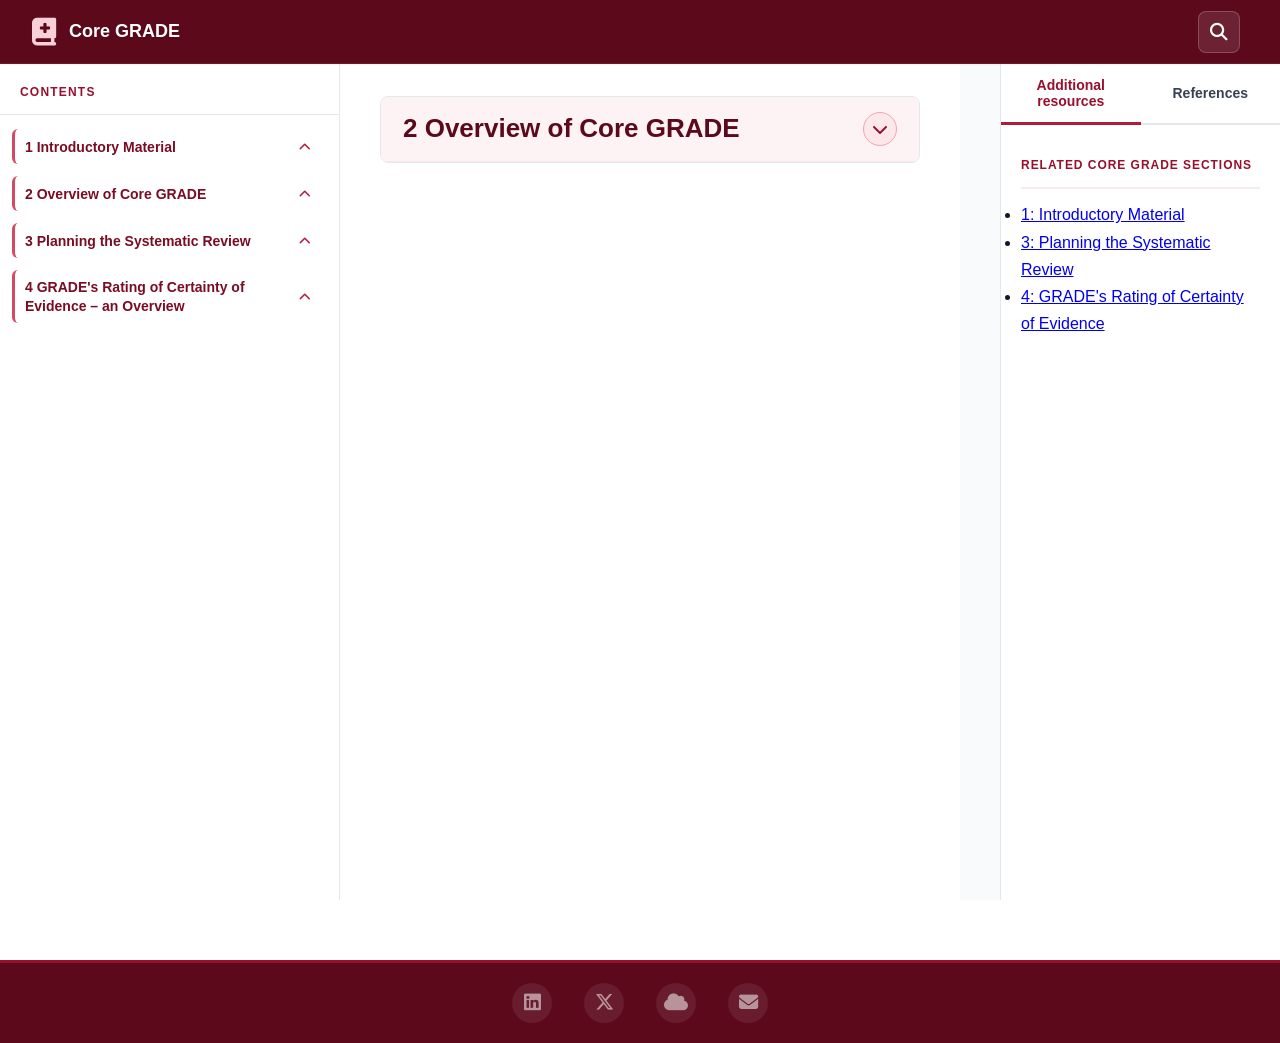
<file: chapter2.html>
<!DOCTYPE html>
<html lang="en">
<head>
    <meta charset="UTF-8">
    <meta name="viewport" content="width=device-width, initial-scale=1.0">
    <title>Core GRADE - Grading of Recommendations Assessment, Development and Evaluation</title>
    <link rel="stylesheet" href="styles.css?v=3">
    <link rel="stylesheet" href="https://cdnjs.cloudflare.com/ajax/libs/font-awesome/6.5.1/css/all.min.css">
    <meta http-equiv="Cache-Control" content="no-cache, no-store, must-revalidate">
    <meta http-equiv="Pragma" content="no-cache">
    <meta http-equiv="Expires" content="0">
</head>
<body>
    <header class="site-header">
        <div class="header-container">
            <div class="logo">
                <i class="fas fa-book-medical"></i>
                <span>Core GRADE</span>
            </div>
            <button class="mobile-menu-toggle" id="mobileMenuToggle">
                <i class="fas fa-bars"></i>
            </button>

            <button class="search-toggle" id="searchToggle" aria-label="Search">
                <i class="fas fa-search"></i>
            </button>
        </div>
    </header>

    <div class="site-layout">
        <aside class="sidebar" id="sidebar">
            <div class="sidebar-header">
                <h3>Contents</h3>
            </div>
                                    <nav class="sidebar-nav" id="sidebar-nav">
                <div class="nav-section">
                    <h4 class="nav-section-title">1 Introductory Material</h4>
                    <ul class="nav-list">
                        <li><a href="#intro-what-is-core-grade-and-how-should-you-use-it-" class="sidebar-link level-2">1.1 What is Core GRADE and How Should You Use It?</a></li>
                        <li><a href="#intro-what-motivated-the-development-of-core-grade-" class="sidebar-link level-2">1.2 What Motivated the Development of Core GRADE?</a></li>
                        <li><a href="#intro-how-was-core-grade-created-" class="sidebar-link level-2">1.3 How Was Core GRADE created?</a></li>
                        <li><a href="#intro-core-grade-complementary-material" class="sidebar-link level-2">1.4 Core GRADE Complementary Material</a></li>
                        <li><a href="#intro-organizational-partnerships" class="sidebar-link level-2">1.5 Organizational partnerships</a></li>
                        <li><a href="#intro-citing-core-grade" class="sidebar-link level-2">1.6 Citing Core GRADE</a></li>
                        <li><a href="#intro-contributors" class="sidebar-link level-2">1.7 Contributors</a></li>
                    </ul>
                </div>

                <div class="nav-section">
                    <h4 class="nav-section-title">2 Overview of Core GRADE</h4>
                    <ul class="nav-list">
                        <li><a href="#intro-scope-of-core-grade" class="sidebar-link level-2">2.1 Scope of Core GRADE</a></li>
                        <li><a href="#intro-the-core-grade-process-systematic-reviews-and-evidence-to-recommendations" class="sidebar-link level-2">2.2 The Core GRADE Process, Systematic Reviews and Evidence to Recommendations</a></li>
                    </ul>
                </div>

                <div class="nav-section">
                    <h4 class="nav-section-title">3 Planning the Systematic Review</h4>
                    <ul class="nav-list">
                        <li><a href="#intro-formulating-the-question" class="sidebar-link level-2">3.1 Framing the Question</a></li>
                        <li><a href="#intro-identifying-outcomes-and-rating-their-importance" class="sidebar-link level-2">3.2 Rating the importance of outcomes</a></li>
                        <li><a href="#intro-specific-considerations-in-planning-a-review-differing-effects-across-populations-interventions-or-outcomes" class="sidebar-link level-2">3.3 Considering the possibility of different effects across differences in populations, interventions, or outcomes</a></li>
                        <li><a href="#intro-specific-considerations-in-planning-a-systematic-review-possible-need-for-indirect-evidence" class="sidebar-link level-2">3.4 Possible need for indirect evidence</a></li>
                    </ul>
                </div>

                <div class="nav-section">
                    <h4 class="nav-section-title">4 GRADE's Rating of Certainty of Evidence – an Overview</h4>
                    <ul class="nav-list">
                        <li><a href="#intro-the-first-step-in-assessing-certainty-choosing-a-target-of-certainty-rating" class="sidebar-link level-2">4.1 The First Step in Assessing Certainty: Choosing a Target of Certainty Rating</a></li>
                        <li><a href="#intro-overview-of-the-process-of-choosing-a-target-and-possible-thresholds" class="sidebar-link level-3">Overview of the process of choosing a target and possible thresholds</a></li>
                        <li><a href="#intro-assessing-if-the-effect-is-or-is-not-important-mid-as-threshold-" class="sidebar-link level-3">Assessing if the effect is or is not important (MID as threshold)</a></li>
                        <li><a href="#intro-assessing-whether-a-true-underlying-treatment-effect-exists-null-as-threshold-" class="sidebar-link level-3">Assessing whether a true underlying treatment effect exists (null as threshold)</a></li>

                        <li><a href="#intro-rating-certainty-of-evidence-imprecision" class="sidebar-link level-2">4.2 Rating certainty of evidence: Imprecision</a></li>
                        <li><a href="#intro-imprecision-defined" class="sidebar-link level-3">Imprecision defined</a></li>
                        <li><a href="#intro-rating-down-or-not-for-imprecision" class="sidebar-link level-3">Rating down (or not) for imprecision</a></li>
                        <li><a href="#intro-rating-down-once-or-twice-for-imprecision" class="sidebar-link level-3">Rating down once or twice for imprecision</a></li>
                        <li><a href="#intro-rating-down-once-or-twice-for-imprecision-general-principles" class="sidebar-link level-3">Rating down once or twice for imprecision: general principles</a></li>
                        <li><a href="#intro-rating-down-for-imprecision-when-effects-are-large-and-sample-size-limited" class="sidebar-link level-3">Rating down for imprecision when effects are large and sample size limited</a></li>
                        <li><a href="#intro-conclusion-imprecision" class="sidebar-link level-3">Conclusion</a></li>

                        <li><a href="#intro-rating-certainty-of-evidence-inconsistency" class="sidebar-link level-2">4.3 Rating certainty of evidence: Inconsistency</a></li>
                        <li><a href="#intro-what-do-we-mean-by-inconsistency-" class="sidebar-link level-3">What do we mean by inconsistency?</a></li>
                        <li><a href="#intro-choosing-the-right-measure-of-effect-when-assessing-inconsistency" class="sidebar-link level-3">Choosing the right measure of effect when assessing inconsistency</a></li>
                        <li><a href="#intro-core-grade-s-approach-to-preparing-for-inconsistency" class="sidebar-link level-3">Core GRADE's approach to preparing for inconsistency</a></li>
                        <li><a href="#intro-three-options-for-possible-subgroups-with-different-intervention-effects" class="sidebar-link level-3">Three options for possible subgroups with different intervention effects</a></li>
                        <li><a href="#intro-need-for-a-priori-hypotheses-with-a-specified-direction" class="sidebar-link level-3">Need for a priori hypotheses with a specified direction</a></li>
                        <li><a href="#intro-criteria-for-judging-serious-inconsistency" class="sidebar-link level-3">Criteria for judging serious inconsistency</a></li>
                        <li><a href="#intro-three-visual-criteria-from-forest-plots" class="sidebar-link level-3">Three visual criteria from forest plots</a></li>
                        <li><a href="#intro-applying-visual-criteria-how-choice-of-threshold-affects-judgments-of-inconsistency" class="sidebar-link level-3">Applying visual criteria: how choice of threshold affects judgments of inconsistency</a></li>
                        <li><a href="#intro-one-criterion-for-statistical-assessment" class="sidebar-link level-3">One criterion for statistical assessment</a></li>
                        <li><a href="#intro-the-burden-of-proof-lies-with-those-claiming-a-subgroup-effect" class="sidebar-link level-3">The burden of proof lies with those claiming a subgroup effect</a></li>
                        <li><a href="#intro-criteria-for-judging-the-credibility-of-subgroup-effects" class="sidebar-link level-3">Criteria for judging the credibility of subgroup effects</a></li>
                        <li><a href="#intro-addressing-the-results-of-the-subgroup-credibility-exploration" class="sidebar-link level-3">Addressing the results of the subgroup credibility exploration</a></li>
                        <li><a href="#intro-conclusion-inconsistency" class="sidebar-link level-3">Conclusion</a></li>

                        <li><a href="#intro-rating-certainty-of-evidence-risk-of-bias" class="sidebar-link level-2">4.4 Rating certainty of evidence: Risk of Bias</a></li>
                        <li><a href="#intro-what-you-will-learn-in-this-section" class="sidebar-link level-3">What you will learn in this section</a></li>
                        <li><a href="#intro-what-do-we-mean-by-risk-of-bias" class="sidebar-link level-3">What do we mean by risk of bias</a></li>
                        <li><a href="#intro-risk-of-bias-in-individual-studies-randomized-trials" class="sidebar-link level-3">Risk of bias in individual studies: Randomized trials</a></li>
                        <li><a href="#intro-risk-of-bias-in-non-randomized-studies" class="sidebar-link level-3">Risk of bias in non-randomized studies</a></li>
                        <li><a href="#intro-deciding-on-low-or-high-risk-of-bias-in-individual-randomized-controlled-trials-or-nrsi" class="sidebar-link level-3">Deciding on low or high risk of bias in individual randomized controlled trials or NRSI</a></li>
                        <li><a href="#intro-case-series-and-single-arm-trials" class="sidebar-link level-3">Case series and single arm trials</a></li>
                        <li><a href="#intro-risk-of-bias-may-differ-across-outcomes-in-a-study" class="sidebar-link level-3">Risk of bias may differ across outcomes in a study</a></li>
                        <li><a href="#intro-rating-risk-of-bias-across-bodies-of-evidence" class="sidebar-link level-3">Rating risk of bias across bodies of evidence</a></li>
                        <li><a href="#intro-conclusion-risk-of-bias" class="sidebar-link level-3">Conclusion</a></li>

                        <li><a href="#intro-publication-bias" class="sidebar-link level-2">4.5 Publication Bias</a></li>
                        <li><a href="#intro-what-is-publication-bias" class="sidebar-link level-3">What is publication bias</a></li>
                        <li><a href="#intro-avoiding-publication-bias-comprehensive-search" class="sidebar-link level-3">Avoiding publication bias: comprehensive search</a></li>
                        <li><a href="#intro-addressing-publication-bias" class="sidebar-link level-3">Addressing publication bias</a></li>
                        <li><a href="#intro-commercial-funding" class="sidebar-link level-3">Commercial funding</a></li>
                        <li><a href="#intro-funnel-plots-and-statistical-tests" class="sidebar-link level-3">Funnel plots and statistical tests</a></li>
                        <li><a href="#intro-selective-outcome-reporting" class="sidebar-link level-3">Selective outcome reporting: Its relationship to publication bias and risk of bias</a></li>

                        <li><a href="#intro-rating-up-certainty" class="sidebar-link level-2">4.6 Rating up certainty of evidence</a></li>
                        <li><a href="#intro-large-magnitude-of-effect" class="sidebar-link level-3">Large magnitude of effect</a></li>
                        <li><a href="#intro-dose-response-gradient" class="sidebar-link level-3">Dose-response gradient</a></li>

                        <li><a href="#intro-rating-certainty-of-evidence-indirectness" class="sidebar-link level-2">4.7 Rating Certainty of Evidence: Indirectness</a></li>
                        <li><a href="#intro-two-types-of-indirectness-indirect-comparisons" class="sidebar-link level-3">Two types of indirectness - Indirect comparisons</a></li>
                        <li><a href="#intro-two-types-of-indirectness-indirectness-related-to-pico-issues" class="sidebar-link level-3">Two types of indirectness - Indirectness related to PICO issues</a></li>
                        <li><a href="#intro-indirectness-concerns-in-guidelines-and-health-technology-assessments-versus-in-systematic-reviews" class="sidebar-link level-3">Indirectness concerns in guidelines and health technology assessments versus in systematic reviews</a></li>
                        <li><a href="#intro-indirectness-versus-inconsistency" class="sidebar-link level-3">Indirectness versus inconsistency</a></li>
                        <li><a href="#intro-indirectness-encountered-during-search-for-direct-evidence" class="sidebar-link level-3">Indirectness encountered during search for direct evidence</a></li>
                        <li><a href="#intro-indirectness-encountered-during-deliberate-search-for-indirect-evidence" class="sidebar-link level-3">Indirectness encountered during deliberate search for indirect evidence</a></li>
                        <li><a href="#intro-neglect-of-indirect-evidence" class="sidebar-link level-3">Neglect of indirect evidence</a></li>
                        <li><a href="#intro-examples-of-indirectness-differences-in-population" class="sidebar-link level-3">Examples of indirectness: differences in population</a></li>
                        <li><a href="#intro-differences-in-condition" class="sidebar-link level-3">Differences in condition</a></li>
                        <li><a href="#intro-indirect-evidence-for-harms" class="sidebar-link level-3">Indirect evidence for harms</a></li>
                        <li><a href="#intro-examples-of-indirectness-differences-in-interventions" class="sidebar-link level-3">Examples of indirectness: differences in interventions</a></li>
                        <li><a href="#intro-non-adherence" class="sidebar-link level-3">Non-adherence</a></li>
                        <li><a href="#intro-trials-that-allow-switching-treatments" class="sidebar-link level-3">Trials that allow switching treatments</a></li>
                        <li><a href="#intro-change-of-intervention-technology" class="sidebar-link level-3">Change of intervention technology</a></li>
                        <li><a href="#intro-examples-of-indirectness-differences-in-comparators" class="sidebar-link level-3">Examples of indirectness: differences in comparators</a></li>
                        <li><a href="#intro-differences-in-outcomes" class="sidebar-link level-3">Differences in outcomes</a></li>
                        <li><a href="#intro-conclusion-indirectness" class="sidebar-link level-3">Conclusion</a></li>

                        <li><a href="#intro-presenting-the-evidence-in-summary-of-findings-tables" class="sidebar-link level-2">4.8 Presenting the evidence in summary of findings tables</a></li>
                        <li><a href="#intro-components-of-summary-of-findings-tables" class="sidebar-link level-3">Components of summary of findings tables</a></li>
                        <li><a href="#intro-presenting-dichotomous-outcomes-relative-measures-of-effect" class="sidebar-link level-3">Presenting dichotomous outcomes: Relative measures of effect</a></li>
                        <li><a href="#intro-calculating-and-presenting-absolute-measures-of-effect-applying-relative-effects-to-baseline-risks" class="sidebar-link level-3">Calculating and presenting absolute measures of effect: Applying relative effects to baseline risks</a></li>
                        <li><a href="#intro-different-risk-groups" class="sidebar-link level-3">Different risk groups</a></li>
                        <li><a href="#intro-directly-calculating-risk-differences" class="sidebar-link level-3">Directly calculating risk differences</a></li>
                        <li><a href="#intro-presenting-continuous-outcomes-when-studies-used-the-same-measure" class="sidebar-link level-3">Presenting continuous outcomes: When studies used the same measure</a></li>
                        <li><a href="#intro-when-studies-used-different-measures" class="sidebar-link level-3">When studies used different measures</a></li>
                        <li><a href="#intro-additional-considerations-for-summary-of-findings-tables-choosing-which-outcomes-to-present" class="sidebar-link level-3">Additional considerations for summary of findings tables: Choosing which outcomes to present</a></li>
                        <li><a href="#intro-when-data-cannot-be-pooled" class="sidebar-link level-3">When data cannot be pooled</a></li>
                        <li><a href="#intro-burden-of-treatment" class="sidebar-link level-3">Burden of treatment</a></li>
                        <li><a href="#intro-direct-versus-indirect-evidence" class="sidebar-link level-3">Direct versus indirect evidence</a></li>
                        <li><a href="#intro-when-data-are-available-from-randomized-trials-and-non-randomized-studies" class="sidebar-link level-3">When data are available from randomized trials and non-randomized studies</a></li>
                        <li><a href="#intro-software" class="sidebar-link level-3">Software</a></li>
                        <li><a href="#intro-conclusion-summary-of-findings" class="sidebar-link level-3">Conclusion</a></li>

                        <li><a href="#intro-principles-of-moving-from-evidence-to-decisions" class="sidebar-link level-2">4.9 Principles of moving from evidence to decisions</a></li>
                        <li><a href="#intro-grade-recommendations" class="sidebar-link level-3">GRADE recommendations</a></li>
                        <li><a href="#intro-determinants-of-direction-and-strength-of-recommendations" class="sidebar-link level-3">Determinants of direction and strength of recommendations</a></li>
                        <li><a href="#intro-organization-of-the-guideline-process" class="sidebar-link level-3">Organization of the guideline process</a></li>
                        <li><a href="#intro-the-process-of-moving-from-evidence-to-recommendations" class="sidebar-link level-3">The process of moving from evidence to recommendations</a></li>
                        <li><a href="#intro-perspective" class="sidebar-link level-3">Perspective</a></li>
                        <li><a href="#intro-choosing-the-mid-for-each-critical-and-important-outcome-necessity-for-choosing-the-mid" class="sidebar-link level-3">Choosing the MID for each critical and important outcome: Necessity for choosing the MID</a></li>
                        <li><a href="#intro-evidence-that-may-inform-choice-of-mid" class="sidebar-link level-3">Evidence that may inform choice of MID</a></li>
                        <li><a href="#intro-choosing-mids" class="sidebar-link level-3">Choosing MIDs</a></li>
                        <li><a href="#intro-balancing-benefits-harms-and-burdens" class="sidebar-link level-3">Balancing benefits, harms, and burdens</a></li>
                        <li><a href="#intro-constructing-the-recommendations" class="sidebar-link level-3">Constructing the recommendations</a></li>
                        <li><a href="#intro-only-in-research-setting-recommendations" class="sidebar-link level-3">Only in research setting recommendations</a></li>
                        <li><a href="#intro-additional-examples-of-moving-from-evidence-to-recommendations-individual-patient-perspective" class="sidebar-link level-3">Additional examples of moving from evidence to recommendations: Individual patient perspective</a></li>
                        <li><a href="#intro-population-perspective-and-secondary-evidence-to-decision-considerations" class="sidebar-link level-3">Population perspective and secondary evidence to decision considerations</a></li>
                        <li><a href="#intro-optimized-presentation-of-recommendations" class="sidebar-link level-3">Optimized presentation of recommendations</a></li>
                        <li><a href="#intro-enhancing-dissemination-of-guidelines" class="sidebar-link level-3">Enhancing dissemination of guidelines</a></li>
                        <li><a href="#intro-conclusion-evidence-to-decisions" class="sidebar-link level-3">Conclusion</a></li>
                    </ul>
                </div>
            </nav>
        </aside>

        <div class="resize-handle" id="leftResizeHandle"></div>

        <main class="main-content">
            <div id="chapter-overview-of-core-grade" class="chapter-container">
            <div class="chapter-header">
                <h2>2 Overview of Core GRADE</h2>
                <button class="chapter-collapse-btn" aria-expanded="true">
                    <i class="fas fa-chevron-up"></i>
                </button>
            </div>
            <div class="chapter-content">
                
                <section id="intro-scope-of-core-grade" class="content-section">
                    <div class="section-header">
                        <h3>2.1 Scope of Core GRADE</h3>
                    </div>
                    <div class="content-article">
                        <p>Core GRADE applies to the design, conduct, and analysis of systematic reviews as well as to use of their results in moving from evidence to decisions in clinical practice guidelines or health technology assessments. In the context of both reviews and guidelines, Core GRADE focuses on evidence comparing a single intervention with a single comparator. In the context of clinical practice guidelines, Core GRADE takes, primarily, an individual patient perspective. Nevertheless, the underlying principles also apply to a population or public health perspective that Core GRADE users may, in the context of clinical practice guidelines, consider as a secondary perspective. A glossary provides plain language definitions of key GRADE terms.</p>
                    </div>
                </section>

                <section id="intro-the-core-grade-process-systematic-reviews-and-evidence-to-recommendations" class="content-section">
                    <div class="section-header">
                        <h3>2.2 The Core GRADE Process, Systematic Reviews and Evidence to Recommendations</h3>
                    </div>
                    <div class="content-article">
                        <div class="figure-container" style="text-align: center; margin: 20px 0;">
    <img src="images/Fig1.jpg" alt="Figure 1: Core GRADE process" style="max-width: 100%; height: auto; display: block; margin: 0 auto;">
</div>
<div class="figure-reference">Figure 1 depicts each  of the key steps in using Core GRADE to create clinical practice guidelines or health technology assessment (HTA)reports: summarising the evidence, rating its certainty, and moving from evidence to recommendations. In figure 1, the left panel addresses the systematic review process, including the definition of the review question formulated using the Patient/Intervention/Comparator/Outcome (PICO) format. The process includes specification of the relative importance of each of the outcomes, followed by the collation and summarization of the evidence, including ratings of certainty (quality) of the evidence for each outcome.
The right panel depicts the decision-making process involved in the development of clinical practice guidelines and HTA reports. That process involves a guideline panel or decision-making group that considers key issues of magnitude of benefit, harms and burdens, certainty of evidence, and patient or public values and preferences. Decision makers might also consider resources, feasibility, acceptability, and equity in coming to recommendations either for or against an intervention and further specifying recommendations as strong or conditional (weak). When considering a population or public health perspective, they will almost always consider issues of resources, feasibility, acceptability, and equity.</div>
<p>When we refer to recommendations, we mean not only the highly structured guidance GRADE suggests for clinical practice guidelines but also the less formally structured guidance that HTA reports typically provide for their target decision makers. Although we focus our discussion on the structure of the guideline development process, it is also relevant to HTA and, excepting the process of moving from evidence to recommendations, to systematic reviews.</p>
<p>We will now present in detail the first steps in applying GRADE that involve planning the systematic review. These involve specifying the PICO, the formulation of the question, rating the importance of the outcomes, considering the possibility of subgroup effects, and considering the possible need for indirect evidence.</p>
                    </div>
                </section>
            </div>
        </div>

        

        <div class="resize-handle" id="rightResizeHandle"></div>

        <aside class="right-sidebar" id="rightSidebar">
            <div class="right-sidebar-tabs">
                <button class="tab-btn active" data-tab="resources">Additional resources</button>
                <button class="tab-btn" data-tab="references">References</button>
            </div>
            
            <div class="tab-content active" id="resources-tab">
                <div class="resource-section">
                    <h4 class="resource-section-title">LINKS & VIDEOS</h4>
                    <div class="resource-item">
                        <a href="https://www.gradeworkinggroup.org" target="_blank" class="resource-link">
                            <strong>GRADE Working Group</strong>
                            <span class="resource-desc">Official website of the GRADE Working Group</span>
                        </a>
                    </div>
                    <div class="resource-item">
                        <a href="https://www.linkedin.com/company/grade-working-group" target="_blank" class="resource-link">
                            <strong>GRADE Working Group LinkedIn</strong>
                            <span class="resource-desc">Stay informed on GRADE news and updates</span>
                        </a>
                    </div>
                    <div class="resource-item">
                        <a href="https://gdt.gradepro.org" target="_blank" class="resource-link">
                            <strong>GRADEpro GDT</strong>
                            <span class="resource-desc">Guideline Development Tool for creating Summary of Findings tables</span>
                        </a>
                    </div>
                    <div class="resource-item">
                        <a href="https://book.gradepro.org" target="_blank" class="resource-link">
                            <strong>GRADE Book</strong>
                            <span class="resource-desc">Comprehensive resource on the GRADE approach</span>
                        </a>
                    </div>
                </div>
            </div>
            
            <div class="tab-content" id="references-tab">
                <div class="reference-section">
                    <h4 class="resource-section-title">KEY REFERENCES</h4>
                    <div class="reference-item">
                        <p class="reference-text">Guyatt G, Oxman AD, Akl EA, et al. GRADE guidelines: 1. Introduction-GRADE evidence profiles and summary of findings tables. J Clin Epidemiol. 2011;64(4):383-394.</p>
                    </div>
                    <div class="reference-item">
                        <p class="reference-text">Guyatt GH, Oxman AD, Vist GE, et al. GRADE: an emerging consensus on rating quality of evidence and strength of recommendations. BMJ. 2008;336(7650):924-926.</p>
                    </div>
                    <div class="reference-item">
                        <p class="reference-text">Balshem H, Helfand M, Schünemann HJ, et al. GRADE guidelines: 3. Rating the quality of evidence. J Clin Epidemiol. 2011;64(4):401-406.</p>
                    </div>
                    <div class="reference-item">
                        <p class="reference-text">Andrews J, Guyatt G, Oxman AD, et al. GRADE guidelines: 15. Going from evidence to recommendations-determinants of a recommendation's direction and strength. J Clin Epidemiol. 2013;66(7):721-735.</p>
                    </div>
                    <div class="reference-item">
                        <p class="reference-text">Schünemann HJ, Al-Ansari A, Akl EA, et al. A GRADE Working Group approach for rating the quality of test accuracy studies. BMJ. 2016;355:i5062.</p>
                    </div>
                </div>
            </div>
        </aside>

        <div class="resize-handle" id="rightResizeHandle"></div>

        <aside class="right-sidebar" id="rightSidebar">
            <div class="right-sidebar-tabs">
                <button class="tab-btn active" data-tab="resources">Additional resources</button>
                <button class="tab-btn" data-tab="references">References</button>
            </div>
            <div class="tab-content active" id="resources-tab">
                <div class="resource-section">
                    <h4 class="resource-section-title">RELATED CORE GRADE SECTIONS</h4>
                    <ul class="resource-links">
                        <li><a href="#">1: Introductory Material</a></li>
                        <li><a href="#">3: Planning the Systematic Review</a></li>
                        <li><a href="#">4: GRADE's Rating of Certainty of Evidence</a></li>
                    </ul>
                </div>
            </div>
            <div class="tab-content" id="references-tab">
                <div class="reference-section">
                    <h4 class="resource-section-title">KEY REFERENCES</h4>
                    <div class="reference-item">
                        <p class="reference-text">Guyatt G, Oxman AD, Akl EA, et al. GRADE guidelines: 1. Introduction-GRADE evidence profiles and summary of findings tables. J Clin Epidemiol. 2011;64(4):383-394.</p>
                    </div>
                    <div class="reference-item">
                        <p class="reference-text">Guyatt GH, Oxman AD, Vist GE, et al. GRADE: an emerging consensus on rating quality of evidence and strength of recommendations. BMJ. 2008;336(7650):924-926.</p>
                    </div>
                    <div class="reference-item">
                        <p class="reference-text">Balshem H, Helfand M, Schünemann HJ, et al. GRADE guidelines: 3. Rating the quality of evidence. J Clin Epidemiol. 2011;64(4):401-406.</p>
                    </div>
                    <div class="reference-item">
                        <p class="reference-text">Andrews J, Guyatt G, Oxman AD, et al. GRADE guidelines: 15. Going from evidence to recommendations-determinants of a recommendation's direction and strength. J Clin Epidemiol. 2013;66(7):721-735.</p>
                    </div>
                    <div class="reference-item">
                        <p class="reference-text">Schünemann HJ, Al-Ansari A, Akl EA, et al. A GRADE Working Group approach for rating the quality of test accuracy studies. BMJ. 2016;355:i5062.</p>
                    </div>
                </div>
            </div>
        </aside>
    </div>
</main>

    <script src="content-loader.js?v=2"></script>
    <script src="script.js?v=3"></script>

    <div class="search-overlay" id="searchOverlay">
        <div class="search-panel">
            <div class="search-panel-header">
                <div class="search-input-wrapper">
                    <i class="fas fa-search"></i>
                    <input type="text" class="search-input" id="searchInput" placeholder="Search..." autocomplete="off">
                    <button class="search-clear" id="searchClear" aria-label="Clear search">&times;</button>
                </div>
                <button class="search-close" id="searchClose" aria-label="Close search">&times;</button>
            </div>
            <div class="search-panel-body">
                <div class="search-info" id="searchInfo"></div>
                <div class="search-results" id="searchResults"></div>
            </div>
            <div class="search-nav" id="searchNav">
                <button class="search-nav-btn" id="searchPrev" disabled><i class="fas fa-chevron-up"></i> Previous</button>
                <span class="search-nav-count" id="searchNavCount"></span>
                <button class="search-nav-btn" id="searchNext" disabled>Next <i class="fas fa-chevron-down"></i></button>
            </div>
        </div>
    </div>


    <footer class="site-footer">
        <div class="footer-container">
            <div class="footer-links">
                <a href="https://linkedin.com/in/guyattgh/" target="_blank" class="footer-link footer-link-icon" title="LinkedIn: linkedin.com/in/guyattgh">
                    <i class="fab fa-linkedin"></i>
                </a>
                <a href="https://x.com/GuyattGH" target="_blank" class="footer-link footer-link-icon" title="X: @GuyattGH">
                    <i class="fab fa-x-twitter"></i>
                </a>
                <a href="https://bsky.app/profile/guyattgh.bsky.social" target="_blank" class="footer-link footer-link-icon" title="Bluesky: @guyattgh.bsky.social">
                    <i class="fas fa-cloud"></i>
                </a>
                <a href="mailto:guyatt@mcmaster.ca" class="footer-link footer-link-icon" title="Email: guyatt@mcmaster.ca">
                    <i class="fas fa-envelope"></i>
                </a>
            </div>
        </div>
    </footer>

</body>
</html>
</file>
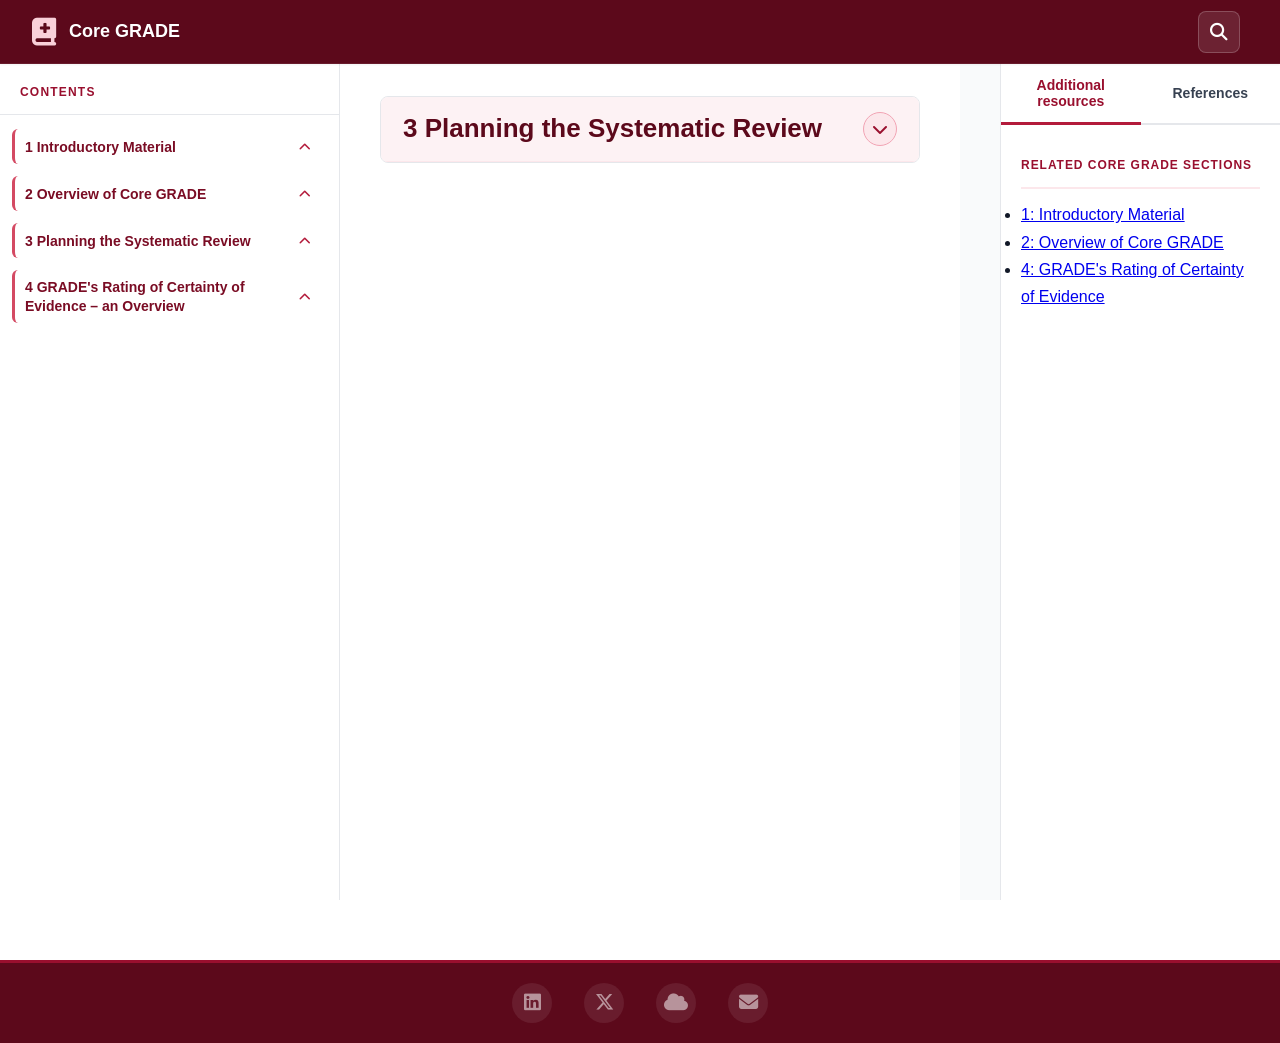
<file: chapter3.html>
<!DOCTYPE html>
<html lang="en">
<head>
    <meta charset="UTF-8">
    <meta name="viewport" content="width=device-width, initial-scale=1.0">
    <title>Core GRADE - Grading of Recommendations Assessment, Development and Evaluation</title>
    <link rel="stylesheet" href="styles.css?v=3">
    <link rel="stylesheet" href="https://cdnjs.cloudflare.com/ajax/libs/font-awesome/6.5.1/css/all.min.css">
    <meta http-equiv="Cache-Control" content="no-cache, no-store, must-revalidate">
    <meta http-equiv="Pragma" content="no-cache">
    <meta http-equiv="Expires" content="0">
</head>
<body>
    <header class="site-header">
        <div class="header-container">
            <div class="logo">
                <i class="fas fa-book-medical"></i>
                <span>Core GRADE</span>
            </div>
            <button class="mobile-menu-toggle" id="mobileMenuToggle">
                <i class="fas fa-bars"></i>
            </button>

            <button class="search-toggle" id="searchToggle" aria-label="Search">
                <i class="fas fa-search"></i>
            </button>
        </div>
    </header>

    <div class="site-layout">
        <aside class="sidebar" id="sidebar">
            <div class="sidebar-header">
                <h3>Contents</h3>
            </div>
                                    <nav class="sidebar-nav" id="sidebar-nav">
                <div class="nav-section">
                    <h4 class="nav-section-title">1 Introductory Material</h4>
                    <ul class="nav-list">
                        <li><a href="#intro-what-is-core-grade-and-how-should-you-use-it-" class="sidebar-link level-2">1.1 What is Core GRADE and How Should You Use It?</a></li>
                        <li><a href="#intro-what-motivated-the-development-of-core-grade-" class="sidebar-link level-2">1.2 What Motivated the Development of Core GRADE?</a></li>
                        <li><a href="#intro-how-was-core-grade-created-" class="sidebar-link level-2">1.3 How Was Core GRADE created?</a></li>
                        <li><a href="#intro-core-grade-complementary-material" class="sidebar-link level-2">1.4 Core GRADE Complementary Material</a></li>
                        <li><a href="#intro-organizational-partnerships" class="sidebar-link level-2">1.5 Organizational partnerships</a></li>
                        <li><a href="#intro-citing-core-grade" class="sidebar-link level-2">1.6 Citing Core GRADE</a></li>
                        <li><a href="#intro-contributors" class="sidebar-link level-2">1.7 Contributors</a></li>
                    </ul>
                </div>

                <div class="nav-section">
                    <h4 class="nav-section-title">2 Overview of Core GRADE</h4>
                    <ul class="nav-list">
                        <li><a href="#intro-scope-of-core-grade" class="sidebar-link level-2">2.1 Scope of Core GRADE</a></li>
                        <li><a href="#intro-the-core-grade-process-systematic-reviews-and-evidence-to-recommendations" class="sidebar-link level-2">2.2 The Core GRADE Process, Systematic Reviews and Evidence to Recommendations</a></li>
                    </ul>
                </div>

                <div class="nav-section">
                    <h4 class="nav-section-title">3 Planning the Systematic Review</h4>
                    <ul class="nav-list">
                        <li><a href="#intro-formulating-the-question" class="sidebar-link level-2">3.1 Framing the Question</a></li>
                        <li><a href="#intro-identifying-outcomes-and-rating-their-importance" class="sidebar-link level-2">3.2 Rating the importance of outcomes</a></li>
                        <li><a href="#intro-specific-considerations-in-planning-a-review-differing-effects-across-populations-interventions-or-outcomes" class="sidebar-link level-2">3.3 Considering the possibility of different effects across differences in populations, interventions, or outcomes</a></li>
                        <li><a href="#intro-specific-considerations-in-planning-a-systematic-review-possible-need-for-indirect-evidence" class="sidebar-link level-2">3.4 Possible need for indirect evidence</a></li>
                    </ul>
                </div>

                <div class="nav-section">
                    <h4 class="nav-section-title">4 GRADE's Rating of Certainty of Evidence – an Overview</h4>
                    <ul class="nav-list">
                        <li><a href="#intro-the-first-step-in-assessing-certainty-choosing-a-target-of-certainty-rating" class="sidebar-link level-2">4.1 The First Step in Assessing Certainty: Choosing a Target of Certainty Rating</a></li>
                        <li><a href="#intro-overview-of-the-process-of-choosing-a-target-and-possible-thresholds" class="sidebar-link level-3">Overview of the process of choosing a target and possible thresholds</a></li>
                        <li><a href="#intro-assessing-if-the-effect-is-or-is-not-important-mid-as-threshold-" class="sidebar-link level-3">Assessing if the effect is or is not important (MID as threshold)</a></li>
                        <li><a href="#intro-assessing-whether-a-true-underlying-treatment-effect-exists-null-as-threshold-" class="sidebar-link level-3">Assessing whether a true underlying treatment effect exists (null as threshold)</a></li>

                        <li><a href="#intro-rating-certainty-of-evidence-imprecision" class="sidebar-link level-2">4.2 Rating certainty of evidence: Imprecision</a></li>
                        <li><a href="#intro-imprecision-defined" class="sidebar-link level-3">Imprecision defined</a></li>
                        <li><a href="#intro-rating-down-or-not-for-imprecision" class="sidebar-link level-3">Rating down (or not) for imprecision</a></li>
                        <li><a href="#intro-rating-down-once-or-twice-for-imprecision" class="sidebar-link level-3">Rating down once or twice for imprecision</a></li>
                        <li><a href="#intro-rating-down-once-or-twice-for-imprecision-general-principles" class="sidebar-link level-3">Rating down once or twice for imprecision: general principles</a></li>
                        <li><a href="#intro-rating-down-for-imprecision-when-effects-are-large-and-sample-size-limited" class="sidebar-link level-3">Rating down for imprecision when effects are large and sample size limited</a></li>
                        <li><a href="#intro-conclusion-imprecision" class="sidebar-link level-3">Conclusion</a></li>

                        <li><a href="#intro-rating-certainty-of-evidence-inconsistency" class="sidebar-link level-2">4.3 Rating certainty of evidence: Inconsistency</a></li>
                        <li><a href="#intro-what-do-we-mean-by-inconsistency-" class="sidebar-link level-3">What do we mean by inconsistency?</a></li>
                        <li><a href="#intro-choosing-the-right-measure-of-effect-when-assessing-inconsistency" class="sidebar-link level-3">Choosing the right measure of effect when assessing inconsistency</a></li>
                        <li><a href="#intro-core-grade-s-approach-to-preparing-for-inconsistency" class="sidebar-link level-3">Core GRADE's approach to preparing for inconsistency</a></li>
                        <li><a href="#intro-three-options-for-possible-subgroups-with-different-intervention-effects" class="sidebar-link level-3">Three options for possible subgroups with different intervention effects</a></li>
                        <li><a href="#intro-need-for-a-priori-hypotheses-with-a-specified-direction" class="sidebar-link level-3">Need for a priori hypotheses with a specified direction</a></li>
                        <li><a href="#intro-criteria-for-judging-serious-inconsistency" class="sidebar-link level-3">Criteria for judging serious inconsistency</a></li>
                        <li><a href="#intro-three-visual-criteria-from-forest-plots" class="sidebar-link level-3">Three visual criteria from forest plots</a></li>
                        <li><a href="#intro-applying-visual-criteria-how-choice-of-threshold-affects-judgments-of-inconsistency" class="sidebar-link level-3">Applying visual criteria: how choice of threshold affects judgments of inconsistency</a></li>
                        <li><a href="#intro-one-criterion-for-statistical-assessment" class="sidebar-link level-3">One criterion for statistical assessment</a></li>
                        <li><a href="#intro-the-burden-of-proof-lies-with-those-claiming-a-subgroup-effect" class="sidebar-link level-3">The burden of proof lies with those claiming a subgroup effect</a></li>
                        <li><a href="#intro-criteria-for-judging-the-credibility-of-subgroup-effects" class="sidebar-link level-3">Criteria for judging the credibility of subgroup effects</a></li>
                        <li><a href="#intro-addressing-the-results-of-the-subgroup-credibility-exploration" class="sidebar-link level-3">Addressing the results of the subgroup credibility exploration</a></li>
                        <li><a href="#intro-conclusion-inconsistency" class="sidebar-link level-3">Conclusion</a></li>

                        <li><a href="#intro-rating-certainty-of-evidence-risk-of-bias" class="sidebar-link level-2">4.4 Rating certainty of evidence: Risk of Bias</a></li>
                        <li><a href="#intro-what-you-will-learn-in-this-section" class="sidebar-link level-3">What you will learn in this section</a></li>
                        <li><a href="#intro-what-do-we-mean-by-risk-of-bias" class="sidebar-link level-3">What do we mean by risk of bias</a></li>
                        <li><a href="#intro-risk-of-bias-in-individual-studies-randomized-trials" class="sidebar-link level-3">Risk of bias in individual studies: Randomized trials</a></li>
                        <li><a href="#intro-risk-of-bias-in-non-randomized-studies" class="sidebar-link level-3">Risk of bias in non-randomized studies</a></li>
                        <li><a href="#intro-deciding-on-low-or-high-risk-of-bias-in-individual-randomized-controlled-trials-or-nrsi" class="sidebar-link level-3">Deciding on low or high risk of bias in individual randomized controlled trials or NRSI</a></li>
                        <li><a href="#intro-case-series-and-single-arm-trials" class="sidebar-link level-3">Case series and single arm trials</a></li>
                        <li><a href="#intro-risk-of-bias-may-differ-across-outcomes-in-a-study" class="sidebar-link level-3">Risk of bias may differ across outcomes in a study</a></li>
                        <li><a href="#intro-rating-risk-of-bias-across-bodies-of-evidence" class="sidebar-link level-3">Rating risk of bias across bodies of evidence</a></li>
                        <li><a href="#intro-conclusion-risk-of-bias" class="sidebar-link level-3">Conclusion</a></li>

                        <li><a href="#intro-publication-bias" class="sidebar-link level-2">4.5 Publication Bias</a></li>
                        <li><a href="#intro-what-is-publication-bias" class="sidebar-link level-3">What is publication bias</a></li>
                        <li><a href="#intro-avoiding-publication-bias-comprehensive-search" class="sidebar-link level-3">Avoiding publication bias: comprehensive search</a></li>
                        <li><a href="#intro-addressing-publication-bias" class="sidebar-link level-3">Addressing publication bias</a></li>
                        <li><a href="#intro-commercial-funding" class="sidebar-link level-3">Commercial funding</a></li>
                        <li><a href="#intro-funnel-plots-and-statistical-tests" class="sidebar-link level-3">Funnel plots and statistical tests</a></li>
                        <li><a href="#intro-selective-outcome-reporting" class="sidebar-link level-3">Selective outcome reporting: Its relationship to publication bias and risk of bias</a></li>

                        <li><a href="#intro-rating-up-certainty" class="sidebar-link level-2">4.6 Rating up certainty of evidence</a></li>
                        <li><a href="#intro-large-magnitude-of-effect" class="sidebar-link level-3">Large magnitude of effect</a></li>
                        <li><a href="#intro-dose-response-gradient" class="sidebar-link level-3">Dose-response gradient</a></li>

                        <li><a href="#intro-rating-certainty-of-evidence-indirectness" class="sidebar-link level-2">4.7 Rating Certainty of Evidence: Indirectness</a></li>
                        <li><a href="#intro-two-types-of-indirectness-indirect-comparisons" class="sidebar-link level-3">Two types of indirectness - Indirect comparisons</a></li>
                        <li><a href="#intro-two-types-of-indirectness-indirectness-related-to-pico-issues" class="sidebar-link level-3">Two types of indirectness - Indirectness related to PICO issues</a></li>
                        <li><a href="#intro-indirectness-concerns-in-guidelines-and-health-technology-assessments-versus-in-systematic-reviews" class="sidebar-link level-3">Indirectness concerns in guidelines and health technology assessments versus in systematic reviews</a></li>
                        <li><a href="#intro-indirectness-versus-inconsistency" class="sidebar-link level-3">Indirectness versus inconsistency</a></li>
                        <li><a href="#intro-indirectness-encountered-during-search-for-direct-evidence" class="sidebar-link level-3">Indirectness encountered during search for direct evidence</a></li>
                        <li><a href="#intro-indirectness-encountered-during-deliberate-search-for-indirect-evidence" class="sidebar-link level-3">Indirectness encountered during deliberate search for indirect evidence</a></li>
                        <li><a href="#intro-neglect-of-indirect-evidence" class="sidebar-link level-3">Neglect of indirect evidence</a></li>
                        <li><a href="#intro-examples-of-indirectness-differences-in-population" class="sidebar-link level-3">Examples of indirectness: differences in population</a></li>
                        <li><a href="#intro-differences-in-condition" class="sidebar-link level-3">Differences in condition</a></li>
                        <li><a href="#intro-indirect-evidence-for-harms" class="sidebar-link level-3">Indirect evidence for harms</a></li>
                        <li><a href="#intro-examples-of-indirectness-differences-in-interventions" class="sidebar-link level-3">Examples of indirectness: differences in interventions</a></li>
                        <li><a href="#intro-non-adherence" class="sidebar-link level-3">Non-adherence</a></li>
                        <li><a href="#intro-trials-that-allow-switching-treatments" class="sidebar-link level-3">Trials that allow switching treatments</a></li>
                        <li><a href="#intro-change-of-intervention-technology" class="sidebar-link level-3">Change of intervention technology</a></li>
                        <li><a href="#intro-examples-of-indirectness-differences-in-comparators" class="sidebar-link level-3">Examples of indirectness: differences in comparators</a></li>
                        <li><a href="#intro-differences-in-outcomes" class="sidebar-link level-3">Differences in outcomes</a></li>
                        <li><a href="#intro-conclusion-indirectness" class="sidebar-link level-3">Conclusion</a></li>

                        <li><a href="#intro-presenting-the-evidence-in-summary-of-findings-tables" class="sidebar-link level-2">4.8 Presenting the evidence in summary of findings tables</a></li>
                        <li><a href="#intro-components-of-summary-of-findings-tables" class="sidebar-link level-3">Components of summary of findings tables</a></li>
                        <li><a href="#intro-presenting-dichotomous-outcomes-relative-measures-of-effect" class="sidebar-link level-3">Presenting dichotomous outcomes: Relative measures of effect</a></li>
                        <li><a href="#intro-calculating-and-presenting-absolute-measures-of-effect-applying-relative-effects-to-baseline-risks" class="sidebar-link level-3">Calculating and presenting absolute measures of effect: Applying relative effects to baseline risks</a></li>
                        <li><a href="#intro-different-risk-groups" class="sidebar-link level-3">Different risk groups</a></li>
                        <li><a href="#intro-directly-calculating-risk-differences" class="sidebar-link level-3">Directly calculating risk differences</a></li>
                        <li><a href="#intro-presenting-continuous-outcomes-when-studies-used-the-same-measure" class="sidebar-link level-3">Presenting continuous outcomes: When studies used the same measure</a></li>
                        <li><a href="#intro-when-studies-used-different-measures" class="sidebar-link level-3">When studies used different measures</a></li>
                        <li><a href="#intro-additional-considerations-for-summary-of-findings-tables-choosing-which-outcomes-to-present" class="sidebar-link level-3">Additional considerations for summary of findings tables: Choosing which outcomes to present</a></li>
                        <li><a href="#intro-when-data-cannot-be-pooled" class="sidebar-link level-3">When data cannot be pooled</a></li>
                        <li><a href="#intro-burden-of-treatment" class="sidebar-link level-3">Burden of treatment</a></li>
                        <li><a href="#intro-direct-versus-indirect-evidence" class="sidebar-link level-3">Direct versus indirect evidence</a></li>
                        <li><a href="#intro-when-data-are-available-from-randomized-trials-and-non-randomized-studies" class="sidebar-link level-3">When data are available from randomized trials and non-randomized studies</a></li>
                        <li><a href="#intro-software" class="sidebar-link level-3">Software</a></li>
                        <li><a href="#intro-conclusion-summary-of-findings" class="sidebar-link level-3">Conclusion</a></li>

                        <li><a href="#intro-principles-of-moving-from-evidence-to-decisions" class="sidebar-link level-2">4.9 Principles of moving from evidence to decisions</a></li>
                        <li><a href="#intro-grade-recommendations" class="sidebar-link level-3">GRADE recommendations</a></li>
                        <li><a href="#intro-determinants-of-direction-and-strength-of-recommendations" class="sidebar-link level-3">Determinants of direction and strength of recommendations</a></li>
                        <li><a href="#intro-organization-of-the-guideline-process" class="sidebar-link level-3">Organization of the guideline process</a></li>
                        <li><a href="#intro-the-process-of-moving-from-evidence-to-recommendations" class="sidebar-link level-3">The process of moving from evidence to recommendations</a></li>
                        <li><a href="#intro-perspective" class="sidebar-link level-3">Perspective</a></li>
                        <li><a href="#intro-choosing-the-mid-for-each-critical-and-important-outcome-necessity-for-choosing-the-mid" class="sidebar-link level-3">Choosing the MID for each critical and important outcome: Necessity for choosing the MID</a></li>
                        <li><a href="#intro-evidence-that-may-inform-choice-of-mid" class="sidebar-link level-3">Evidence that may inform choice of MID</a></li>
                        <li><a href="#intro-choosing-mids" class="sidebar-link level-3">Choosing MIDs</a></li>
                        <li><a href="#intro-balancing-benefits-harms-and-burdens" class="sidebar-link level-3">Balancing benefits, harms, and burdens</a></li>
                        <li><a href="#intro-constructing-the-recommendations" class="sidebar-link level-3">Constructing the recommendations</a></li>
                        <li><a href="#intro-only-in-research-setting-recommendations" class="sidebar-link level-3">Only in research setting recommendations</a></li>
                        <li><a href="#intro-additional-examples-of-moving-from-evidence-to-recommendations-individual-patient-perspective" class="sidebar-link level-3">Additional examples of moving from evidence to recommendations: Individual patient perspective</a></li>
                        <li><a href="#intro-population-perspective-and-secondary-evidence-to-decision-considerations" class="sidebar-link level-3">Population perspective and secondary evidence to decision considerations</a></li>
                        <li><a href="#intro-optimized-presentation-of-recommendations" class="sidebar-link level-3">Optimized presentation of recommendations</a></li>
                        <li><a href="#intro-enhancing-dissemination-of-guidelines" class="sidebar-link level-3">Enhancing dissemination of guidelines</a></li>
                        <li><a href="#intro-conclusion-evidence-to-decisions" class="sidebar-link level-3">Conclusion</a></li>
                    </ul>
                </div>
            </nav>
        </aside>

        <div class="resize-handle" id="leftResizeHandle"></div>

        <main class="main-content">
            <div id="chapter-planning-the-systematic-review" class="chapter-container">
            <div class="chapter-header">
                <h2>3 Planning the Systematic Review</h2>
                <button class="chapter-collapse-btn" aria-expanded="true">
                    <i class="fas fa-chevron-up"></i>
                </button>
            </div>
            <div class="chapter-content">
                
                <section id="intro-formulating-the-question" class="content-section">
                    <div class="section-header">
                        <h3>3.1 Framing the Question</h3>
                    </div>
                    <div class="content-article">
                        <p>All applications of GRADE, whether for systematic reviews, HTA reports, or clinical practice guidelines, begin with the identification of a healthcare question using a structured process to specify the relevant population, interventions, comparisons, and outcomes of potential importance to patients—the target PICO. Optimal use of GRADE involves careful thought about the formulation of each element of the PICO structure, being as specific as possible and avoiding ambiguity. In the past, GRADE users have often lacked precision in how they specify their target PICO.</p>
<p>The careful, explicit, and transparent specification of the target PICO represents a key aspect of GRADE. In particular, GRADE users must be as precise as possible when defining the target population. Including a GRADE expert explicitly charged with helping systematic review teams and guideline panels to formulate their PICOs has proved helpful in achieving the desired precision. The GRADE expert should work with a steering group that translates broad questions generated by the panel into detailed structured questions. The steering group will subsequently help the panel consider differences between its target population and patients enrolled when the GRADE framework considers issues of indirectness.</p>
<p>The choice of population can be challenging. For example the population, the methods expert group of a World Health Organization (WHO) panel (with the function of a steering group in other settings) addressing the management of sepsis encountered problems in arriving at a precise definition—problems the GRADE expert on the group highlighted. GRADE users will often encounter studies with varied definitions of their population. In the current example, the guideline developers came across several definitions of sepsis, including a revised consensus definition that differed from that used in individual trials, which also differed from one another.</p>
<p>To resolve the problem of such discrepancies, the panel used the most recent consensus definition of sepsis, recognising that the greater the extent to which eligibility criteria in the trials differed from the consensus, the greater the possibility that the evidence included in the review would not reflect the target population (and thus, in GRADE terminology, would introduce indirectness). The box below presents another example of the need for careful specification in defining the PICO and highlights how authors must think ahead to the needs of their target audience when formulating the research question.</p>
<div class="inline-callout" id="box-framing-question-example">
    <h4>Framing the Question: Another Example of Specifying PICO</h4>
    <p>A WHO panel addressing the management of sepsis confronted the issue of defining the sepsis population. The panel considered several definitions of sepsis, including a recent consensus definition that differed from the definitions used in individual trials.</p>
    <p>The panel also had to decide whether the population included only patients with sepsis at presentation, how to define that time of presentation, and whether patients who developed sepsis while already in hospital should be included.</p>
    <p>The panel recognized that time frame decisions also applied to the duration of the intervention and to the outcome, including whether outcomes should be assessed during hospitalization, in the first month after hospitalization, or at a longer time point such as six months.</p>
</div>
                    </div>
                </section>

                <section id="intro-identifying-outcomes-and-rating-their-importance" class="content-section">
                    <div class="section-header">
                        <h3>3.2 Rating the importance of outcomes</h3>
                    </div>
                    <div class="content-article">
                        <p>Core GRADE users will initially identify all outcomes that are potentially important to patients and subsequently decide on those of sufficient importance to consider further. Guideline panels may undertake a structured process to rate the importance of potentially relevant outcomes. In doing so, they will adopt the perspective of the population to which the guideline applies and may use a 9 point scale, with ratings of 7 to 9 representing critical outcomes, 4 to 6 representing important but not critical outcomes, and 1 to 3 representing unimportant outcomes. Ideally, if resources permit and they anticipate finding useful information, they would make this rating informed by a systematic review of patient values and preferences. Once again if resources permit, they may conduct a focus group of relevant patients.</p>
<p>In the hypothetical guideline depicted in figure 1, panelists identified six outcomes of potential relevance, of which they judged two as critically important, two as important, and two as not important. They would give no further attention to the two outcomes considered not important while continuing to consider the other four. Outcomes of importance can differ across the stages of an illness. For example, an Infectious Diseases Society of America guideline panel addressing patients admitted to hospital with covid-19 considered the most important outcomes (those GRADE labels as critical) as mortality, need for invasive mechanical ventilation, and duration of hospital stay. For outpatients with covid-19, the panel considered hospital admission as a critical outcome. For patients receiving pre-exposure or postexposure prophylaxis, critical outcomes included measures of symptomatic covid-19. Another crucial problem in considering outcomes is the relevant time frame: days, months, or years and, whatever chosen, how many?</p>
<p>In the WHO sepsis guideline, for all the wide variety of interventions under consideration (eg, corticosteroids, inotropes, different starting times for antibiotics) and outcomes (eg, mortality, adverse effects of treatment, functional recovery), the panel considered several alternatives: during hospital admission, the first month after hospital admission, or a considerably longer time frame (eg, six months). The panel decided on the 28 days after hospital admission as the primary duration of interest and six months as a secondary duration.</p>
<p>Because the lowest certainty of evidence of the critical outcomes informs overall certainty of evidence, guideline panels that make a rating of overall certainty—and the systematic reviews created to inform a specific guideline—need to distinguish between critical outcomes and important but not critical outcomes. Often, however, systematic review authors perform reviews independently of practice guidelines or health technology assessments. Although most problems faced by these independent reviews do not differ from reviews specifically conducted for health technology assessments or guidelines, one problem that does differ concerns differentiating between critical and important but not critical outcomes.</p>
<p>Because systematic review authors do not need to make judgments regarding the balance of benefits, harms, and burdens, they do not need to judge the relative importance of the outcomes they have chosen. In particular, they do not need to make an overall rating of evidence certainty, and thus do not need to distinguish between critical outcomes and important but not critical outcomes.</p>
                    </div>
                </section>

                <section id="intro-specific-considerations-in-planning-a-review-differing-effects-across-populations-interventions-or-outcomes" class="content-section">
                    <div class="section-header">
                        <h3>3.3 Considering the possibility of different effects across differences in populations, interventions, or outcomes</h3>
                    </div>
                    <div class="content-article">
                        <p>GRADE users must, in planning their systematic review, consider the possibility that treatment effects differ across population, intervention, or outcome characteristics. In the past, GRADE users have often shown confusion between relative and absolute effects, and we will here clarify this problem in some detail. Furthermore, systematic review authors and guideline panels have generated an excessive number of hypotheses and have failed to specify the direction of anticipated effect. In addition, they have often failed to recognise that differences in relative effect across subgroups of patients are unusual and have been ready to judge the credibility of subgroup effects as high when they are not.</p>
<p>For binary (yes/no) outcomes such as death and hospital admission, treatment effects may differ as a result of differences in relative effects (eg, no effect—that is, relative risk of 1.0—in one patient group, relative risk of 0.5 in another), or differences in prognosis across members of the comparator group, which we often refer to as baseline risk. For example, the relative risk may stay the same, but the comparator group event rate—the baseline risk—may prove 5% in one group of patients and 20% in another.</p>
<p>For differences in relative effects, authors refer to factors that could influence the magnitude of effect using interchangeable terms such as subgroup effect, effect modification, or interaction. For continuous outcomes such as pain or length of hospital stay, typically presented using an absolute difference scale, effects may also differ across groups. For example, in a PICO addressing pain using a 10 cm visual analogue scale, the intervention effect may prove to be 3 cm in one patient group and 1 cm in another.</p>
<p>Patient characteristics that may modify either relative effect or baseline risk include age, severity of illness, patient circumstances such as socioeconomic status, and comorbidity. Intervention characteristics such as dose or duration of administration as well as outcome characteristics such as alternative outcome definitions or varying duration of follow-up can also influence treatment effects.</p>
<p>As they refine their question, GRADE users consider both relative effects (relative risks, odds ratios, or, for time to event analyses, hazard ratios) and absolute effects (risk differences). Relative treatment effects are, however, most often similar across subgroups—true subgroup relative effects are uncommon. GRADE users should therefore be parsimonious in postulating subgroup relative effects and specify a direction for each postulated effect. For example, authors should not only identify that effects may differ in patients according to their age but also, for instance, that the intervention effects will be larger in elderly people than in younger people. Large numbers of hypothesised subgroup effects and failure to specify their direction will undermine the credibility of any apparent subgroup effect. Later in our presentation we will address inconsistency in results across studies and return to the problem of credibility of subgroup effects.</p>
<p>Although relative effects are usually similar across patient subgroups, absolute effects of interventions will differ substantially when subgroups of untreated patients have different probabilities (different baseline risks) of the outcomes of interest. For example, a treatment associated with a consistent relative risk reduction of 50% might reduce mortality in young people without comorbidity from 2% to 1% (absolute difference 1%) and in old people with comorbidity from 40% to 20% (absolute difference 20%). Such differences, although perhaps not often of this magnitude, are common. This is the reason that absolute and not relative effects are important to patients: young people in this example might be reluctant to use an intervention with substantial harms, whereas old people will be more inclined to do so. You may find <a href="Appendix/3.Hyperlink%20to%20Considering%20the%20possibility%20of%20different%20effects.pdf" target="_blank" rel="noopener">an exercise</a> in distinguishing between prognosis (baseline risk) and relative risk as sources of difference in absolute effects across groups helpful.</p>
<div class="inline-callout" id="box-different-effects-exercise">
    <h4>Exercise: Distinguishing Baseline Risk from Relative Effect Modification</h4>
    <p>This exercise helps distinguish differences in prognosis or baseline risk from true subgroup effects in which the relative effect differs between groups. See the related Additional information entry: <a href="Appendix/3.Hyperlink%20to%20Considering%20the%20possibility%20of%20different%20effects.pdf" target="_blank" rel="noopener">Considering the possibility of different effects</a>.</p>
</div>
<p>Ideally, panels and review teams will specify a small number (≤3) of relative subgroup effects including a postulated direction. GRADE users may also anticipate different recommendations for groups at different baseline (absolute) risks, and this might result in different recommendations—for example, recommendations in favour of an intervention for patients at higher risk and against for patients at lower risk.</p>
<p>In an example adapted from WHO’s living guideline for covid-19 therapeutics, when making recommendations for nirmatrelvir-ritonavir in patients with non-severe covid-19, the guideline panel postulated both possible absolute effects and possible relative differences between populations (table 1). For each postulated effect, the WHO panel made the direction of effect explicit, hypothesising for instance that the effect of treatment would diminish if the administration of the intervention were delayed.</p>
<div class="table-container" style="margin: 20px 0; overflow-x: auto;">
    <table style="width: 100%; border-collapse: collapse; font-size: 0.9em;">
        <caption style="font-weight: bold; margin-bottom: 10px; text-align: left;">Table 1: Formulating the PICO question for using nirmatrelvir-ritonavir in patients with non-severe covid-19, including differences in both baseline risks and relative risks between patient groups. Adapted from World Health Organization¹⁴</caption>
        <thead>
            <tr style="background-color: #f2f2f2;">
                <th style="border: 1px solid #ddd; padding: 8px; text-align: left; width: 35%;">PICO and group specification</th>
                <th style="border: 1px solid #ddd; padding: 8px; text-align: left; width: 65%;"></th>
            </tr>
        </thead>
        <tbody>
            <tr style="border-bottom: 1px solid #ddd;">
                <td style="border: 1px solid #ddd; padding: 8px;"><strong>Population</strong></td>
                <td style="border: 1px solid #ddd; padding: 8px;">Patients with non-severe confirmed covid-19 (according to WHO severity definitions)</td>
            </tr>
            <tr style="border-bottom: 1px solid #ddd;">
                <td style="border: 1px solid #ddd; padding: 8px;"><strong>Intervention</strong></td>
                <td style="border: 1px solid #ddd; padding: 8px;">Nirmatrelvir-ritonavir+standard care</td>
            </tr>
            <tr style="border-bottom: 1px solid #ddd;">
                <td style="border: 1px solid #ddd; padding: 8px;"><strong>Comparison</strong></td>
                <td style="border: 1px solid #ddd; padding: 8px;">Standard care</td>
            </tr>
            <tr style="border-bottom: 1px solid #ddd;">
                <td style="border: 1px solid #ddd; padding: 8px;"><strong>Outcome</strong></td>
                <td style="border: 1px solid #ddd; padding: 8px;">Hospital admission, mortality, mechanical ventilation, adverse effects leading to drug discontinuation, time to symptom resolution</td>
            </tr>
            <tr style="border-bottom: 1px solid #ddd; background-color: #f9f9f9;">
                <td style="border: 1px solid #ddd; padding: 8px;"><strong>Groups with possible varying baseline risk<br>(prognostic factors expected to lead to differences in baseline risk)</strong></td>
                <td style="border: 1px solid #ddd; padding: 8px;">
                    Likely determinants of baseline risk:<br>
                    • Larger baseline risk in immunocompromised patients or those with chronic disease<br>
                    • Larger baseline risk in those with negative serology results<br>
                    • Larger baseline risk in unvaccinated people
                </td>
            </tr>
            <tr style="background-color: #f9f9f9;">
                <td style="border: 1px solid #ddd; padding: 8px;"><strong>Groups with possible varying relative risk<br>(differences in effect in different patient groups)</strong></td>
                <td style="border: 1px solid #ddd; padding: 8px;">
                    Candidate effect modifiers:<br>
                    • Larger beneficial relative effects of the intervention in those with shorter time from symptom onset<br>
                    • Larger beneficial effects in those with negative serology results<br>
                    • Larger beneficial effects in unvaccinated people
                </td>
            </tr>
        </tbody>
    </table>
    <p style="font-size: 0.85em; margin-top: 10px; color: #666;">PICO=population, intervention, comparison, and outcome.</p>
</div>
<p>The systematic review team reported no credible relative subgroup effects. They did, however, identify substantial differences in effect between patients with different baseline risks. In particular, they found that despite patients with a high and low baseline risk having the same relative effect, nirmatrelvir-ritonavir was likely to result in important reductions in both mortality and hospital admissions in patients at high risk; in patients with a low baseline risk, benefits were likely to be trivial. More specifically, the anticipated reduction in hospital admissions for patients at low risk was about 4 per 1000 (0.4%) and for those at high risk was 50 per 1000 (5%). When considering the large differences in effect between patients at low and high risk, the guideline panel issued a strong recommendation in favor of nirmatrelvir-ritonavir for patients at high risk and a weak recommendation against its use for patients at low risk.</p>
                    </div>
                </section>

                <section id="intro-specific-considerations-in-planning-a-systematic-review-possible-need-for-indirect-evidence" class="content-section">
                    <div class="section-header">
                        <h3>3.4 Possible need for indirect evidence</h3>
                    </div>
                    <div class="content-article">
                        <p>A final problem authors of systematic review, and particularly HTA , and clinical practice guidelines, must consider is the possible need to seek indirect evidence—that is, evidence from studies with a PICO that does not completely correspond to the target PICO. Review teams will need to search for indirect evidence when they anticipate direct evidence may be limited and the highest certainty evidence may be indirect. For example, early in the covid-19 pandemic, before evidence was available from randomised controlled trials in covid-19 patients, guideline developers addressing the use of steroids for those with severe covid-19 considered evidence from randomised controlled trials showing benefit in patients with acute respiratory distress syndrome whose clinical presentation is similar to that of critically ill patients with covid-19. The panel decided that although the evidence was limited by indirectness, it warranted a conditional recommendation for use of steroids in patients with severe covid-19.</p>
<p>Having completed the steps of planning their systematic review, review teams will, as depicted in figure 1, proceed to synthesize the effects of the interventions of interest on the outcomes of interest in the patients of interest and then judge the associated certainty of evidence.</p>
                    </div>
                </section>
            </div>
        </div>

        

        <div class="resize-handle" id="rightResizeHandle"></div>

        <aside class="right-sidebar" id="rightSidebar">
            <div class="right-sidebar-tabs">
                <button class="tab-btn active" data-tab="resources">Additional resources</button>
                <button class="tab-btn" data-tab="references">References</button>
            </div>
            
            <div class="tab-content active" id="resources-tab">
                <div class="resource-section">
                    <h4 class="resource-section-title">LINKS & VIDEOS</h4>
                    <div class="resource-item">
                        <a href="https://www.gradeworkinggroup.org" target="_blank" class="resource-link">
                            <strong>GRADE Working Group</strong>
                            <span class="resource-desc">Official website of the GRADE Working Group</span>
                        </a>
                    </div>
                    <div class="resource-item">
                        <a href="https://www.linkedin.com/company/grade-working-group" target="_blank" class="resource-link">
                            <strong>GRADE Working Group LinkedIn</strong>
                            <span class="resource-desc">Stay informed on GRADE news and updates</span>
                        </a>
                    </div>
                    <div class="resource-item">
                        <a href="https://gdt.gradepro.org" target="_blank" class="resource-link">
                            <strong>GRADEpro GDT</strong>
                            <span class="resource-desc">Guideline Development Tool for creating Summary of Findings tables</span>
                        </a>
                    </div>
                    <div class="resource-item">
                        <a href="https://book.gradepro.org" target="_blank" class="resource-link">
                            <strong>GRADE Book</strong>
                            <span class="resource-desc">Comprehensive resource on the GRADE approach</span>
                        </a>
                    </div>
                </div>
            </div>
            
            <div class="tab-content" id="references-tab">
                <div class="reference-section">
                    <h4 class="resource-section-title">KEY REFERENCES</h4>
                    <div class="reference-item">
                        <p class="reference-text">Guyatt G, Oxman AD, Akl EA, et al. GRADE guidelines: 1. Introduction-GRADE evidence profiles and summary of findings tables. J Clin Epidemiol. 2011;64(4):383-394.</p>
                    </div>
                    <div class="reference-item">
                        <p class="reference-text">Guyatt GH, Oxman AD, Vist GE, et al. GRADE: an emerging consensus on rating quality of evidence and strength of recommendations. BMJ. 2008;336(7650):924-926.</p>
                    </div>
                    <div class="reference-item">
                        <p class="reference-text">Balshem H, Helfand M, Schünemann HJ, et al. GRADE guidelines: 3. Rating the quality of evidence. J Clin Epidemiol. 2011;64(4):401-406.</p>
                    </div>
                    <div class="reference-item">
                        <p class="reference-text">Andrews J, Guyatt G, Oxman AD, et al. GRADE guidelines: 15. Going from evidence to recommendations-determinants of a recommendation's direction and strength. J Clin Epidemiol. 2013;66(7):721-735.</p>
                    </div>
                    <div class="reference-item">
                        <p class="reference-text">Schünemann HJ, Al-Ansari A, Akl EA, et al. A GRADE Working Group approach for rating the quality of test accuracy studies. BMJ. 2016;355:i5062.</p>
                    </div>
                </div>
            </div>
        </aside>

        <div class="resize-handle" id="rightResizeHandle"></div>

        <aside class="right-sidebar" id="rightSidebar">
            <div class="right-sidebar-tabs">
                <button class="tab-btn active" data-tab="resources">Additional resources</button>
                <button class="tab-btn" data-tab="references">References</button>
            </div>
            <div class="tab-content active" id="resources-tab">
                <div class="resource-section">
                    <h4 class="resource-section-title">RELATED CORE GRADE SECTIONS</h4>
                    <ul class="resource-links">
                        <li><a href="#">1: Introductory Material</a></li>
                        <li><a href="#">2: Overview of Core GRADE</a></li>
                        <li><a href="#">4: GRADE's Rating of Certainty of Evidence</a></li>
                    </ul>
                </div>
            </div>
            <div class="tab-content" id="references-tab">
                <div class="reference-section">
                    <h4 class="resource-section-title">KEY REFERENCES</h4>
                    <div class="reference-item">
                        <p class="reference-text">Guyatt G, Oxman AD, Akl EA, et al. GRADE guidelines: 1. Introduction-GRADE evidence profiles and summary of findings tables. J Clin Epidemiol. 2011;64(4):383-394.</p>
                    </div>
                    <div class="reference-item">
                        <p class="reference-text">Guyatt GH, Oxman AD, Vist GE, et al. GRADE: an emerging consensus on rating quality of evidence and strength of recommendations. BMJ. 2008;336(7650):924-926.</p>
                    </div>
                    <div class="reference-item">
                        <p class="reference-text">Balshem H, Helfand M, Schünemann HJ, et al. GRADE guidelines: 3. Rating the quality of evidence. J Clin Epidemiol. 2011;64(4):401-406.</p>
                    </div>
                    <div class="reference-item">
                        <p class="reference-text">Andrews J, Guyatt G, Oxman AD, et al. GRADE guidelines: 15. Going from evidence to recommendations-determinants of a recommendation's direction and strength. J Clin Epidemiol. 2013;66(7):721-735.</p>
                    </div>
                    <div class="reference-item">
                        <p class="reference-text">Schünemann HJ, Al-Ansari A, Akl EA, et al. A GRADE Working Group approach for rating the quality of test accuracy studies. BMJ. 2016;355:i5062.</p>
                    </div>
                </div>
            </div>
        </aside>
    </div>
</main>

    <script src="content-loader.js?v=2"></script>
    <script src="script.js?v=3"></script>

    <div class="search-overlay" id="searchOverlay">
        <div class="search-panel">
            <div class="search-panel-header">
                <div class="search-input-wrapper">
                    <i class="fas fa-search"></i>
                    <input type="text" class="search-input" id="searchInput" placeholder="Search..." autocomplete="off">
                    <button class="search-clear" id="searchClear" aria-label="Clear search">&times;</button>
                </div>
                <button class="search-close" id="searchClose" aria-label="Close search">&times;</button>
            </div>
            <div class="search-panel-body">
                <div class="search-info" id="searchInfo"></div>
                <div class="search-results" id="searchResults"></div>
            </div>
            <div class="search-nav" id="searchNav">
                <button class="search-nav-btn" id="searchPrev" disabled><i class="fas fa-chevron-up"></i> Previous</button>
                <span class="search-nav-count" id="searchNavCount"></span>
                <button class="search-nav-btn" id="searchNext" disabled>Next <i class="fas fa-chevron-down"></i></button>
            </div>
        </div>
    </div>


    <footer class="site-footer">
        <div class="footer-container">
            <div class="footer-links">
                <a href="https://linkedin.com/in/guyattgh/" target="_blank" class="footer-link footer-link-icon" title="LinkedIn: linkedin.com/in/guyattgh">
                    <i class="fab fa-linkedin"></i>
                </a>
                <a href="https://x.com/GuyattGH" target="_blank" class="footer-link footer-link-icon" title="X: @GuyattGH">
                    <i class="fab fa-x-twitter"></i>
                </a>
                <a href="https://bsky.app/profile/guyattgh.bsky.social" target="_blank" class="footer-link footer-link-icon" title="Bluesky: @guyattgh.bsky.social">
                    <i class="fas fa-cloud"></i>
                </a>
                <a href="mailto:guyatt@mcmaster.ca" class="footer-link footer-link-icon" title="Email: guyatt@mcmaster.ca">
                    <i class="fas fa-envelope"></i>
                </a>
            </div>
        </div>
    </footer>

</body>
</html>
</file>
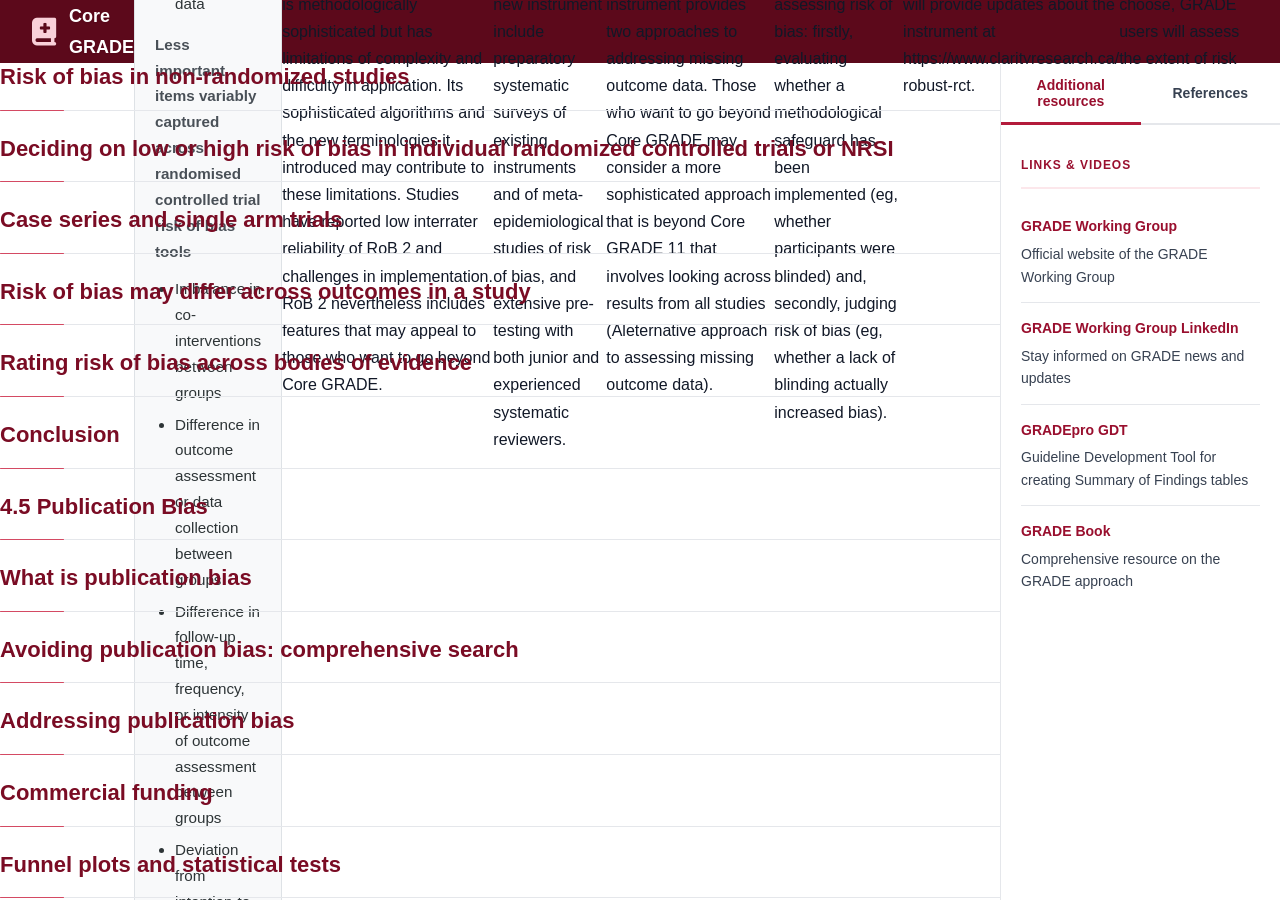
<file: chapter4.html>
<!DOCTYPE html>
<html lang="en">
<head>
    <meta charset="UTF-8">
    <meta name="viewport" content="width=device-width, initial-scale=1.0">
    <title>Core GRADE - Grading of Recommendations Assessment, Development and Evaluation</title>
    <link rel="stylesheet" href="styles.css?v=3">
    <link rel="stylesheet" href="https://cdnjs.cloudflare.com/ajax/libs/font-awesome/6.5.1/css/all.min.css">
    <meta http-equiv="Cache-Control" content="no-cache, no-store, must-revalidate">
    <meta http-equiv="Pragma" content="no-cache">
    <meta http-equiv="Expires" content="0">
</head>
<body>
    <header class="site-header">
        <div class="header-container">
            <div class="logo">
                <i class="fas fa-book-medical"></i>
                <span>Core GRADE</span>
            </div><div class="box-container" style="background-color: #f8f9fa; border: 1px solid #dee2e6; border-radius: 8px; padding: 20px; margin: 20px 0;">
    <h4 style="color: #5c091b; font-size: 1.1em; margin-bottom: 15px; font-weight: bold;">Box 1: Risk of bias in randomised trials</h4>
    <p style="font-size: 0.95em; margin-bottom: 12px; color: #495057;"><strong>Most commonly included and important items across various randomised controlled trial risk of bias tools</strong></p>
    <ul style="margin: 0 0 15px 20px; padding: 0; font-size: 0.95em; color: #2d3436;">
        <li style="margin-bottom: 6px;">Inadequate generation of random allocation sequence</li>
        <li style="margin-bottom: 6px;">Inadequate concealment of allocation</li>
        <li style="margin-bottom: 6px;">Not blinding participants</li>
        <li style="margin-bottom: 6px;">Not blinding healthcare providers</li>
        <li style="margin-bottom: 6px;">Not blinding data collectors</li>
        <li style="margin-bottom: 6px;">Not blinding outcome assessors</li>
        <li style="margin-bottom: 6px;">Not blinding data analysts</li>
        <li style="margin-bottom: 6px;">Missing outcome data</li>
    </ul>
    <p style="font-size: 0.95em; margin-bottom: 12px; color: #495057;"><strong>Less important items variably captured across randomised controlled trial risk of bias tools</strong></p>
    <ul style="margin: 0 0 0 20px; padding: 0; font-size: 0.95em; color: #2d3436;">
        <li style="margin-bottom: 6px;">Imbalance in co-interventions between groups</li>
        <li style="margin-bottom: 6px;">Difference in outcome assessment or data collection between groups</li>
        <li style="margin-bottom: 6px;">Difference in follow-up time, frequency, or intensity of outcome assessment between groups</li>
        <li style="margin-bottom: 6px;">Deviation from intention-to-treat analysis</li>
        <li style="margin-bottom: 6px;">Selective outcome reporting</li>
        <li style="margin-bottom: 6px;">Early termination for benefit</li>
    </ul>
</div>
<p>Although review authors can choose from one of many instruments that address risk of bias in parallel group randomised controlled trials, two rigorously developed instruments that address limitations of their predecessors merit particular attention. One, Cochrane's tool for assessing risk of bias in randomised trials, RoB 2, is methodologically sophisticated but has limitations of complexity and difficulty in application. Its sophisticated algorithms and the new terminologies it introduced may contribute to these limitations.  Studies have reported low interrater reliability of RoB 2 and challenges in implementation. RoB 2 nevertheless includes features that may appeal to those who want to go beyond Core GRADE.</p>
<p>In contrast, ROBUST-RCT was inspired by the same motivation as Core GRADE: to achieve maximal simplicity without sacrificing methodological rigour. Strengths of the new instrument include preparatory systematic surveys of existing instruments and of meta-epidemiological studies of risk of bias, and extensive pre-testing with both junior and experienced systematic reviewers.</p>
<p>ROBUST-RCT includes six core items addressing random sequence generation, allocation concealment, blinding of participants, blinding of healthcare providers, blinding of outcome assessors, and missing outcome data, as well as eight optional items. The instrument provides two approaches to addressing missing outcome data. Those who want to go beyond Core GRADE may consider a more sophisticated approach that is beyond Core GRADE 11 that involves looking across results from all studies (Aleternative approach to assessing missing outcome data).</p>
<p>Failure to ensure methodological safeguards may not lead to risk of bias (eg, blinding of participants is irrelevant in a trial enrolling neonates). ROBUST-RCT addresses this issue by including two steps for assessing risk of bias: firstly, evaluating whether a methodological safeguard has been implemented (eg, whether participants were blinded) and, secondly, judging risk of bias (eg, whether a lack of blinding actually increased bias).</p>
<p>Developers of ROBUST-RCT will provide updates about the instrument at https://www.clarityresearch.ca/ robust-rct.</p>
<p>Some GRADE users with previous positive experience using one of the other available RoB evaluation instruments may value familiarity and continue with its use. Whatever instrument they choose, GRADE users will assess the extent of risk of bias associated with each item for each outcome in each individual study and subsequently rate each outcome- or if the same for all outcomes, for the entire study - as low or high risk of bias.</p>
                    </div>
                </section>

                <section id="intro-risk-of-bias-in-non-randomized-studies" class="content-section">
                    <div class="section-header">
                        <h3>Risk of bias in non-randomized studies</h3>
                    </div>
                    <div class="content-article">
                        <p><strong>Cohort and case-control studies</strong></p>
<p>When, for a particular outcome, randomised trials do not exist or yield only low or very low certainty evidence, GRADE users consider using NRSI for assessing the effects interventions.</p>
<div class="box-container" style="background-color: #fdf2f4; border: 1px solid #f2a4b4; border-radius: 8px; padding: 20px; margin: 20px 0;">
    <h4 style="color: #7a0c24; font-size: 1.1em; margin-bottom: 15px; font-weight: bold;">Box 2: Risk of bias in non-randomised studies of interventions</h4>
    <ul style="margin: 0 0 0 20px; padding: 0; font-size: 0.95em; color: #2d3436;">
        <li style="margin-bottom: 8px;">Different eligibility criteria or selection of participants between comparison groups such that prognostic factors for outcomes of interest are differentially distributed in intervention and control groups</li>
        <li style="margin-bottom: 8px;">Inaccurate measurement of interventions</li>
        <li style="margin-bottom: 8px;">Inappropriate measurement of outcome</li>
        <li style="margin-bottom: 8px;">Inadequate control of confounders (prognostic factors for outcomes of interest differentially distributed in intervention and control groups):
            <ul style="margin: 4px 0 0 25px; padding: 0;">
                <li style="margin-bottom: 4px;">Inaccurate measurement of confounders</li>
                <li style="margin-bottom: 4px;">Inadequate adjustment for confounding</li>
            </ul>
        </li>
        <li style="margin-bottom: 8px;">Missing outcome data</li>
        <li style="margin-bottom: 8px;">Selective outcome reporting</li>
    </ul>
</div>
<p>NRSI include many study designs, of which the most common are cohort and case-control. Cohort studies compare individuals who have received a treatment with those who have not and follow them for the development of the outcomes of interest. Case-control studies identify individuals who have and have not experienced an outcome and then ascertain whether or not they have received the intervention of interest. Box 2 presents key risk of bias issues in NRSI.</p>
<p>A large number of instruments are available for assessing risk of bias in NRSI. Core GRADE users might consider the relatively simple, straightforward Newcastle-Ottawa quality assessment scale or modifications of that instrument for both cohort and case-control studies developed by the CLARITY group.</p>
<p>ROBINS-I (Risk Of Bias In Non-randomised Studies-of Interventions) version 1 and the revised version 2 represent another option for risk of bias assessments in NRSI. Studies have, however, documented that teams often do not use ROBINS-I version 1 correctly, time to complete the instrument is problematic and usability is poor, questions are misunderstood, instructions are unclear, and overall application is demanding.30 Our own experiences, and the experience of many of our colleagues, support these observatons. ROBINS-I is not, therefore, well aligned with Core GRADE principles. The instrument may nevertheless appeal to GRADE users open to going beyond Core GRADE assessment.</p>
                    </div>
                </section>

                <section id="intro-deciding-on-low-or-high-risk-of-bias-in-individual-randomized-controlled-trials-or-nrsi" class="content-section">
                    <div class="section-header">
                        <h3>Deciding on low or high risk of bias in individual randomized controlled trials or NRSI</h3>
                    </div>
                    <div class="content-article">
                        <p>The extent of risk of bias in an individual study represents a continuum from minimal to extremely serious risk of bias. For simplicity, however, GRADE users can assess the overall risk of bias in individual studies as low or high. This judgment requires a threshold differentiating the two categories and the acknowledgment of close call situations (fig 1). The arrows in figure 1 are a reminder that risk of bias may be close to a chosen threshold and that close call situations may bear on subsequent decisions.</p>
<div class="figure-container" style="text-align: center; margin: 20px 0;">
    <img src="images/Fig18.jpg" alt="Figure 18: Judging risk of bias in individual studies" style="max-width: 100%; height: auto; display: block; margin: 0 auto;">
</div>
<div class="figure-reference">Figure 1 Judging an individual study as overall high or low risk of bias</div>
<p>For example, consider the outcome of all cause mortality in a randomised controlled trial not using blinding and in which randomisation is concealed, follow-up is complete, and there are no other concerns about risk of bias. The only important source of bias, co-interventions, arises from the lack of blinding of healthcare providers. GRADE users must then consider the likelihood of an important co-intervention that may be highly impactful in one context (eg, a heart failure trial with many potent treatments that may be differentially administered to intervention and control groups) versus low in another context (eg, multiple sclerosis, where few potent co-interventions exist and none have shown an impact on mortality). In the first context for the mortality outcome, GRADE users would be likely to rate down for risk of bias due to lack of blinding, and, in the second, they would be unlikely to do so. One might consider these and other similar situations as close call decisions about rating down randomised controlled trials for risk of bias.</p>
<p>Moreover, there is no definitive way to establish what the threshold should be for the number of high risk of bias items that merit rating a study as overall high risk of bias. This might be done for only one high risk category or item or require two or even more high risk categories or items to classify a study as high risk of bias. Thus, review teams may—and indeed do—use different thresholds.</p>
<p>For example, in a systematic review of randomised controlled trials addressing the effect of gastrointestinal bleeding prophylaxis with proton pump inhibitors among critically ill patients, the authors used ROBUST-RCT to assess risk of bias. Regarding the threshold of overall risk of bias in individual trials, if reviewers rated at least one item as high risk of bias, authors considered the trial as overall high risk of bias. In contrast, the systematic review of cohort studies examining the impact of red and processed meat consumption on cardiometabolic outcomes used CLARITY's modified instrument to rate risk of bias in the included cohort studies and required two or more of the seven items (authors omitted one irrelevant item) rated as high risk of bias to consider the overall risk of bias as high. Finally, in another systematic review evaluating the effect of using an antipsychotic drug on fracture risk, for the included cohort studies the authors used CLARITY's modified instrument to rate their risk of bias and considered a study at overall high risk of bias only if three or more of the eight items were assessed as high risk of bias.</p>
<p>The choice of threshold—high risk of bias in only one or more than one item or category—may be an issue that will be impossible to resolve: how often does risk of bias actually result in bias? We do not know the answer and are unlikely ever to know. Moreover, the answer is likely to be context specific. Rating down a study for a single item or for two items assessed as high risk of bias would be reasonable; any more would be questionable. Explicit statement of the threshold choice, as well as the rationale, increases transparency.</p>
                    </div>
                </section>

                <section id="intro-case-series-and-single-arm-trials" class="content-section">
                    <div class="section-header">
                        <h3>Case series and single arm trials</h3>
                    </div>
                    <div class="content-article">
                        <p>Case series or single arm trials that include only individuals who receive the intervention of interest and not those who do not represent another type of non-randomised study design in which the certainty of evidence rating starts from low. Because unbiased assessment of intervention effects requires contemporaneous comparisons of treated with untreated individuals, comparisons that are lacking in case series, for such studies one systematic reviews of case series one almost always rates down from low to very low. Thus, although an instrument for assessing risk of bias of case series exists, such assessment is generally not needed when GRADE users assess effects of interventions. Results from single arm trials are often compared with external controls, typically historical (eg, comparing survival rates for a new cancer treatment with the survival reported previously with other treatments). Such comparisons are analogous to cohort study designs but do not allow adjusted analysis, and are thus almost always at high risk of bias.</p>
<p><strong>Case series and single arm trials: harms only in intervention group, a special case</strong></p>
<p>Interventions for which harmful effects are restricted to those who receive treatment represent a special case. For instance, only patients who undergo surgery can experience surgical complications. This is also true for other invasive procedures. In these cases, the event rate in the control population is either zero or extremely close to zero. Because of this, a well done single arm study of patients receiving the intervention will provide high certainty evidence of harms that only occur in patients receiving the intervention.</p>
<p>For example, a study using a large administrative database including more than 97 000 individuals who underwent an outpatient colonoscopy identified all those who were admitted to hospital with intestinal bleeding or perforation within 30 days. Because the spontaneous occurrence of such events in any given 30 day period in individuals not undergoing colonoscopy is very unusual, the study provides an accurate estimate of major complications. Thus, for colonoscopy adverse events of bleeding (1.64 per 1000) and perforation (0.85 per 1000), the results provide the same low risk of bias estimates as we find in rigorous randomised controlled trials.</p>
                    </div>
                </section>

                <section id="intro-risk-of-bias-may-differ-across-outcomes-in-a-study" class="content-section">
                    <div class="section-header">
                        <h3>Risk of bias may differ across outcomes in a study</h3>
                    </div>
                    <div class="content-article">
                        <p>Different outcomes from the same study may be at different risk of bias. For instance, risk of bias due to missing outcome data may be higher for an outcome that is difficult to follow for a long period (eg, quality of life) than for an outcome that is easy to follow (eg, survival). The same is true for risk of bias due to not blinding of outcome assessors: the impact of not blinding on risk of bias may differ across subjective (higher risk) versus objective (lower risk) outcomes. Blinding of outcome assessors is particularly irrelevant for all cause mortality.</p>
<p>A systematic review evaluating the effect of red and processed meat intake on cardiometabolic and cancer outcomes provides an example of different risk of bias judgments across outcomes in a single study. Considering that risk of bias may differ for all cause mortality, cardiometabolic outcomes, and cancer, authors assessed risk of bias separately for each outcome for each included cohort study. Because prognostic factors differed across outcomes, the authors concluded that the risk of bias also differed.</p>
<p>In many systematic reviews, however, authors typically report a figure or table with risk of bias assessments for each study without distinguishing between outcomes. Although one might infer that in such instances authors considered the extent of risk of bias to be similar for each outcome, they may have failed to consider the possibility of different risk of bias across outcomes. Thus, an explicit statement from GRADE users that they did consider the issue and either concluded risk similar for all outcomes, or report separately for different outcomes, would be ideal.</p>
                    </div>
                </section>

                <section id="intro-rating-risk-of-bias-across-bodies-of-evidence" class="content-section">
                    <div class="section-header">
                        <h3>Rating risk of bias across bodies of evidence</h3>
                    </div>
                    <div class="content-article">
                        <p>The ultimate goal of assessing risk of bias in individual studies is to inform whether to rate down the certainty of evidence across the entire body of evidence. In addressing risk of bias across all studies, GRADE users should follow the steps summarised in figure 2. The flow chart applies to both randomised controlled trials that will start as overall high certainty evidence and NRSI that will start as low certainty evidence. For NRSI, the rating down for risk of bias refers to moving from low to very low certainty evidence.</p>
<p>Figuew 2 Flow chart depicting process of considering rating of low or high risk of bias in individual studies to arrive at decision of whether to rate down certainty of evidence for risk of bias. *Possible thresholds for high risk of bias “dominating”: &gt;65% weight or ≥55% weight=possibly dominating. †Possible thresholds for appreciable low risk of bias evidence, corresponding to thresholds for high risk of bias dominating, ≥35% or ≥45% weight</p>
<p>Firstly, systematic reviewers need to determine if high risk of bias studies dominate the body of evidence—that is, they carry substantially more weight than low risk of bias studies. If that is the case, GRADE users should pool results from all studies and rate down the certainty of evidence for risk of bias. We would conclude that high risk of bias studies dominate considering possible thresholds of weight in the meta-analysis of &gt;65% or  ≥55% of the weight. If indeed high risk of bias studies dominate, before rating down for high risk of bias dominating the evidence, GRADE users  may consider the direction of bias (When evidence dominated by high risk of bias studies consider direction of bias).</p>
<p>This may obviate the need for rating down. However, we consider this complex consideration beyond Core GRADE. Consider now the following examples of systematic reviews in which, for a particular outcome, high risk of bias studies dominated the evidence. A systematic review compared the addition of azithromycin to scaling and root planing versus not adding azithromycin in patients with chronic periodontitis. For bleeding on probing within three months, of the four relevant trials the only low risk of bias trial enrolled only 28 patients and reported a mean difference in proportion of sites that bled of 5.43. The 95% confidence interval (CI) was very wide (−8.96 to 19.82), including substantial benefit but also large harm: the study carried 15% of the weight in the analysis.</p>
<p>The authors therefore included both the single low and the three high risk of bias trials that carried 85% of the weight and calculated a pooled estimate of −6.65 (95% CI −10.41 to −2.89), indicating benefit of azithromycin. Because of the dominant evidence from the high risk of bias studies and the corresponding sparse evidence from the single low risk of bias trial, after considering direction of bias the authors appropriately rated certainty down for risk of bias. Another example comes from a systematic review comparing child feeding interventions with no intervention in children aged 5 years and younger.</p>
<p>The meta-analysis of 15 trials with 1976 participants suggested increased vegetable consumption in the child feeding intervention group (standardised mean difference 0.44, 95% CI 0.24 to 0.65). Reviewers rated 10 trials with 1469 participants and 69% of the weight at high risk of bias. Thus, after considering direction of bias, the authors used the pooled estimate to make inferences and appropriately rated the certainty of evidence down for risk of bias. In contrast, when appreciable evidence from low risk of bias studies exists, with reasonable thresholds for appreciable being ≥35 to ≥45% of the weight in the pooled analysis, GRADE users should consider, for each outcome of interest, whether low and high risk of bias studies suggest similar or substantially different magnitudes of effect.</p>
<p>Criteria for “substantially different” might include differing clinical decisions on the basis of low or high risk of bias studies or, alternatively, point estimates on different sides of and far from the MID  threshold. This inquiry should include formal tests of subgroup differences between trials, bearing in mind that such tests are often underpowered when there are only few trials. If low and high risk of bias studies suggest substantially different intervention effects, GRADE users will base inferences on only the low risk of bias studies as their best estimate of effect and not rate the certainty down for risk of bias.</p>
<p>For example, a systematic review investigating the effect of corticosteroid treatment for patients admitted to hospital with community acquired pneumonia addressed the outcome of duration of stay in hospital. The investigators judged three trials with 1288 patients at low risk of bias and six trials with 359 patients at high risk of bias (low risk of bias studies carried 69% of the weight). The authors conducted subgroup analysis based on risk of bias and found very different estimates from low risk of bias trials (mean difference −1.00 day, 95% CI −1.79 to −0.21) and high risk of bias studies (mean difference −4.41 days, 95% CI −7.65 to −1.17); (P=0.045 for interaction).</p>
<p>Thus, the authors appropriately based their inferences only on low risk of bias trials and did not rate down certainty for risk of bias. If results are not importantly different in low and high risk of bias studies, Core GRADE users will include all studies in generating their best estimate of intervention effects and not rate the certainty down for risk of bias. The reason: risk of bias is just that—a risk that in a particular instance may or may not actually create bias. Investigators may fail to conceal randomisation, fail to blind, or lose large numbers of patients to follow-up and still generate minimally biased results.</p>
<p>Thus, if low and high risk of bias studies suggest similar results, one can reasonably infer that the high risk of bias studies have provided minimally biased estimates, use results from all studies, and not rated down the certainty of evidence for risk of bias. For example, a systematic review of randomised controlled trials compared the effect of human or bovine colostrum with placebo in preterm infants. For the outcome time to reach full feed, four studies with 131 participants proved at low risk of bias and two studies with 154 participants proved at high risk.</p>
<p>Low and high risk of bias studies suggested similar results (low risk of bias studies carried 54% of weight: weighted mean difference −4.19 days, 95% CI −9.40 to 1.03; high risk of bias studies carried 46% of weight: −3.47 days, −9.06 to 2.13) (P=0.85 for interaction). Thus, reviewers appropriately used the results from all studies as the best effect estimate (−3.55 days, −6.77 to −0.33) and did not rate down certainty of evidence for risk of bias.</p>
                    </div>
                </section>

                <section id="intro-conclusion-risk-of-bias" class="content-section">
                    <div class="section-header">
                        <h3>Conclusion</h3>
                    </div>
                    <div class="content-article">
                        <div class="figure-reference">Figure 2 summarizes the Core GRADE approach to assessment of risk of bias. GRADE users will, in considering risk of bias, start by assessing individual studies as being at low or high risk of bias. When considering all studies together to decide whether to rate down certainty of evidence for risk of bias, GRADE users will first consider the relative contribution of high and low risk of bias studies. If high risk of bias studies dominate the evidence and bias may be responsible for the observed effect or lack of effect, GRADE users will rate down the certainty of evidence for risk of bias. If appreciable evidence exists from low risk of bias studies, GRADE users will determine whether low and high risk of bias studies suggest substantially different effects: if that proves the case, they will use only the results from low risk of bias studies and not rate down the certainty of evidence for risk of bias; if not, they will use the pooled results from all studies and again not rate down.</div>
                    </div>
                </section>

                <section id="intro-publication-bias" class="content-section">
                    <div class="section-header">
                        <h3>4.5 Publication Bias</h3>
                    </div>
                    <div class="content-article">
                        <p>Publication bias refers to the bias in the pooled estimate of effect that results from failure to publish studies based on their results—typically studies with negative findings.47 Analyses of trials registered with institutional review boards have shown selective non-publication of studies with negative or statistically non-significant results.48 49 The effect has proved greater in NRSI than randomised trials.50 51 There are at least three causes of selective non-publication of studies with negative results. Firstly, authors may fail to submit studies for publication because of a perception that journals will consider negative results uninteresting. Secondly, journal editors and their peer reviewers may indeed find negative results uninteresting and reject manuscripts on that basis. Thirdly, for commercially funded studies, it is in the interest of funders motivated to maximise use of their product to suppress negative results and thus create an impression of larger than actual beneficial effects.</p>
                    </div>
                </section>

                <section id="intro-what-is-publication-bias" class="content-section">
                    <div class="section-header">
                        <h3>What is publication bias</h3>
                    </div>
                    <div class="content-article">
                        <p>Publication bias refers to the bias in the pooled estimate of effect that results from failure to publish studies based on their results—typically studies with negative findings. Analyses of trials registered with institutional review boards have shown selective non-publication of studies with negative or statistically non-significant results. The effect has proved greater in NRSI than randomised trials. There are at least three causes of selective non-publication of studies with negative results. Firstly, authors may fail to submit studies for publication because of a perception that journals will consider negative results uninteresting. Secondly, journal editors and their peer reviewers may indeed find negative results uninteresting and reject manuscripts on that basis. Thirdly, for commercially funded studies, it is in the interest of funders motivated to maximise use of their product to suppress negative results and thus create an impression of larger than actual beneficial effects.</p>
                    </div>
                </section>

                <section id="intro-avoiding-publication-bias-comprehensive-search" class="content-section">
                    <div class="section-header">
                        <h3>Avoiding publication bias: comprehensive search</h3>
                    </div>
                    <div class="content-article">
                        <p>Consideration of publication bias creates a unique problem for GRADE users: one is guessing at the presence of something that one cannot document. Systematic reviews with a less than comprehensive search may not locate studies published in non-indexed or non-English journals, or studies in registries (eg, clinicalTrials.gov) or regulatory databases (eg, FDA and European Medicines Agency), thus raising the possibility of conducting searches from these sources. For example, a systematic review of leukotriene receptor antagonists for chronic urticaria identified 24 out of 34 relevant randomised controlled trials in Chinese.57</p>
<p>Nevertheless, the likely low yield precludes the necessity of such searches in all or even most cases. Searches may, however, be desirable in some instances, such as in Chinese databases when conducting a systematic review of traditional Chinese medicine. Even a comprehensive search will not, however, detect studies with a delay to publication, that were never submitted, or that do not appear in any study registries</p>
                    </div>
                </section>

                <section id="intro-addressing-publication-bias" class="content-section">
                    <div class="section-header">
                        <h3>Addressing publication bias</h3>
                    </div>
                    <div class="content-article">
                        <p>Publication bias, when present, will typically result in an overestimation of effect. Thus, when pooled estimates suggest an important effect, reviewers should consider whether it is the result of publication bias. Figure 1 shows the steps Core GRADE users can follow to decide whether to rate down certainty of evidence for publication bias.</p>
<div class="figure-container" style="text-align: center; margin: 20px 0;">
    <img src="images/Fig20.jpg" alt="Figure 20: Publication bias decision flow chart" style="max-width: 100%; height: auto; display: block; margin: 0 auto;">
</div>
<div class="figure-reference">Figure 1. Flow chart depicting process of deciding whether to rate down certainty of evidence for publication bias</div>
                    </div>
                </section>

                <section id="intro-commercial-funding" class="content-section">
                    <div class="section-header">
                        <h3>Commercial funding</h3>
                    </div>
                    <div class="content-article">
                        <p>In one example of selective publication by manufacturers, a systematic review examining the effect of reboxetine on acute treatment of major depression retrieved both published trials from databases and unpublished data from the manufacturer of reboxetine. Results showed that published data overestimated the benefit of reboxetine by as much as 115% compared with placebo and 23% compared with selective serotonin reuptake inhibitors.</p>
<p>In another example, a study investigated 74 antidepressant trials registered by the Food and Drug Administration (FDA) and found selective publication based on FDA deemed results from 38 studies as positive, of which 37 were published. Among the 36 trials with results deemed as negative or questionable, 22 were not published and 11 were published as positive.</p>
<p>Another study analysed 400 randomly selected trials registered on ClinicalTrials.gov for their public disclosure of results. Overall, 118 trials (29.5%) failed to make their results public within four years of completion. Commercially funded trials (adjusted hazard ratio 0.49, 95% CI 0.36 to 0.66) were less likely to be published or were published later.</p>
<p>In all these examples, authors had access to the results of unpublished studies, established they provided much less sanguine results, and thus had definitive evidence of publication bias. Reviewers may be aware that eligible studies exist, but results may be unavailable. If that is the case, and the sample size of those studies is large enough to impact substantially on overall results, reviewers should rate down for publication bias.</p>
<p>Reviewers may rate down for publication bias even when they have not identified specific unpublished studies. Because of the concern about the impact of industry sponsorship on selective publication, GRADE users should consider rating down for publication bias when the available studies are all small and industry sponsors have conducted most or all of the studies. For instance, a systematic review of flavonoids in patients with haemorrhoids that found large relative risk reductions in bleeding and pain identified 11 studies ranging in size from 40 to 234 participants all of which were industry sponsored.</p>
                    </div>
                </section>

                <section id="intro-funnel-plots-and-statistical-tests" class="content-section">
                    <div class="section-header">
                        <h3>Funnel plots and statistical tests</h3>
                    </div>
                    <div class="content-article">
                        <p>GRADE users can assess risk of publication bias by visually inspecting the funnel plot—a scatter plot in which each dot represents a study included in the meta-analysis. The horizontal axis shows the magnitude of effect estimate of the individual studies (eg, log odds ratio, mean difference) and the vertical axis shows precision of the estimate of effect (eg, inverse of standard error, sample size).59</p>
<p>In a funnel plot, larger studies with more precise results are displayed at the apex, and because they are more precise should be closer to the pooled estimate of effect. Smaller studies with lower precision scatter more widely at the bottom and should be symmetrically distributed around the pooled effect estimate. Thus, distribution of the dots should resemble a symmetrical inverted funnel (top panel in figure 2).</p>
<p>Not suggestive of publication bias</p>
<p>Pooled effect estimate</p>
<p>Suggestive of publication bias</p>
<p>Pooled effect estimate</p>
<p>Magnitude of effect estimate</p>
<div class="figure-container" style="text-align: center; margin: 20px 0;">
    <img src="images/Fig21.jpg" alt="Figure 21: Funnel plots showing publication bias" style="max-width: 100%; height: auto; display: block; margin: 0 auto;">
</div>
<div class="figure-reference">Fig 2 | (Top) Funnel plot not suggestive of publication bias. (Bottom) Funnel plot suggestive of publication bias. (Bottom) Funnel plot suggestive of publication bias</div>
<p>If the funnel plot is asymmetrical with a missing quadrant of small studies with negative results, publication bias represents a plausible explanation (bottom panel in fig 1). However, other explanations include small studies being biased in favour of the intervention, or small studies more faithfully following the intervention and thus achieving more favourable results. Given these alternative explanations we sometimes refer to such asymmetrical funnel plots as showing small study effects. Figure 3 presents an example of funnel plot asymmetry from a systematic review investigating the effects of probiotics on risk of acute infectious diarrhoea lasting ≥48 hours.60 Here, several small studies favour probiotics to a greater extent than the large studies but only one small study is less favourable than the large studies. Such a result warrants serious consideration of rating down for publication bias.</p>
<div class="figure-container" style="text-align: center; margin: 20px 0;">
    <img src="images/Fig22.jpg" alt="Figure 22: Funnel plot of probiotics and diarrhoea" style="max-width: 100%; height: auto; display: block; margin: 0 auto;">
</div>
<div class="figure-reference">Fig 3 | Funnel plot from a systematic review investigating effects of probiotics on acute infectious diarrhoea suggested high risk of pubication bias. SE=standard error</div>
<p>Using funnel plots to test publication bias does, however, have limitiations. Visual inspection of asymmetry involves subjectivity that is prone to error. Statistical approaches to test the asymmetry of funnel plots, including Egger's regression test and Begg's rank test, are available but have been criticised for both false negative rates and false positive rates. 6 The use of statistical tests requires a meta-analysis including ≥10 studies, also preferable for making inferences about funnel plot asymmetry.</p>
<p>Because of the limitations of the approaches for assessing publication bias, GRADE users will often be left with uncertainty. GRADE therefore suggests using the terms undetected (when no evidence suggests publication bias and they thus do not rate down certainty, the usual situation) and strongly suspected (when evidence suggesting publication bias exists and they do rate down certainty) to describe the publication bias domain.</p>
                    </div>
                </section>

                <section id="intro-selective-outcome-reporting" class="content-section">
                    <div class="section-header">
                        <h3>Selective outcome reporting: Its relationship to publication bias and risk of bias</h3>
                    </div>
                    <div class="content-article">
                        <p>One type of selective outcome reporting occurs when the results for an outcome of interest in some studies are unfavourable and consequently the investigators do not report the results. In such instances, these studies do not contribute to the meta-analysis for that outcome. One can suspect selective outcome reporting when outcomes specified in the study protocol are not reported in the final publication, or one anticipates certain outcomes that authors omit in study publication while they report less critical ones. Since the funnel plot and test for funnel plot asymmetry can detect this problem, it is addressed in the publication bias domain.</p>
<p>Another type of selective outcome reporting occurs when studies report the results for the outcome of interest but the reported result is selected from multiple available effect estimates (eg, multiple time points, multiple outcome measurement methods, or multiple analytical approaches) or the the outcome measurement is inconsistent between the protocol and the publication report. Non-randomized studies of interventions, in which pre-registered protocols are far less likely to prespecify which of the possible results will be included in the analysis, require special attention since reporting bias may be enormous. This type of selective outcome reporting should be addressed as risk of bias in individual studies rather than publication bias.</p>
                    </div>
                </section>

                <section id="intro-rating-up-certainty" class="content-section">
                    <div class="section-header">
                        <h3>4.6 Rating up certainty of evidence</h3>
                    </div>
                    <div class="content-article">
                    </div>
                </section>

                <section id="intro-large-magnitude-of-effect" class="content-section">
                    <div class="section-header">
                        <h3>Large magnitude of effect</h3>
                    </div>
                    <div class="content-article">
                        <p>As we have described, in the Core GRADE approach non-randomized studies of interventions (NRSI) start out as low certainty but may be rated down for risk of bias issues particular to NRSI designs. When NRSI are not rated down from low to very low (ie, no risk of bias limitations particular to NRSI designs, and sufficiently precise to exclude values less extreme than chosen thresholds), GRADE users will consider whether they show large effects. If they do observe large effects, GRADE users will consider rating up the certainty of evidence using the following thresholds: relative risk &gt;2.0 or &lt;0.5 (similar thresholds for odds ratio and hazard ratio), consider rating up one level; when relative risk is &gt;5.0 or &lt;0.2, consider rating up two levels.</p>
<p>The rationale for this guidance is that modelling studies have shown that the likelihood of confounders that could explain a relative risk &gt;2.0 or &lt;0.5 is low and the likelihood of confounders that could explain a relative risk &gt;5.0 or &lt;0.2 is very low.73 For example, a systematic review of observational studies examining the association between infant sleeping position and sudden infant death syndrome found an odds ratio of 4.46 (95% CI 2.98 to 6.68) of sudden infant death syndrome occurring with front versus back sleeping positions.74 Such an association would warrant rating up certainty by one level.</p>
<p>Other factors may strengthen the case for rating up. These include rapidity of onset (eg, insulin for diabetic ketoacidosis, and adrenaline (epinephrine) to treat anaphylaxis) and a relentless downhill trajectory without intervention (eg, hip replacement for severe hip osteoarthritis). Finally, there may be situations in which patients always or almost always did badly before and do so much better with a new intervention that no one has thought it worthwhile to conduct a formal observational study addressing the issue. Examples include resuscitation after cardiac arrest, insulin in diabetic ketoacidosis, adrenaline in anaphylactic shock, dialysis in terminal renal failure, and volume repletion in patients with evident volume depletion.</p>
                    </div>
                </section>

                <section id="intro-dose-response-gradient" class="content-section">
                    <div class="section-header">
                        <h3>Dose-response gradient</h3>
                    </div>
                    <div class="content-article">
                        <p>The term dose-response gradient describes an observation that incremental increases (or decreases) of the dose or magnitude of the intervention produce incremental increases (or decreases) in the effect. For example, a meta-analysis of salvage radiotherapy after radical prostatectomy found that each 1 gray increase in the dose of radiotherapy is associated with a 2% increase in relapse-free survival. This dose-response gradient increases our certainty that a causal connection between the intervention and the outcome exists.</p>
<p>There are, however, risks in rating up for a dose-response gradient if the putative causal intervention is not actually causal but is linked to another intervention or situation that is causal.77 For example, several case-control studies showed a dose-response gradient between coffee consumption and pancreatic cancer. As it turned out, the actual cause was not coffee but smoking, which does cause pancreatic cancer and for which a true dose-response gradient has been found (the more an individual smokes, the higher the likelihood of pancreatic cancer).</p>
<p>The apparent dose-response gradient for coffee was a result of an association between smoking and coffee consumption: smokers drank more coffee, and the more they smoked, the more coffee they drank. If GRADE users suspect such confounding between causal and non-causal associations, they will not rate up certainty for dose-response.</p>
<p>We also offer an alternative conceptualisation of the rating up process in which studies with large or very large effects and/or a credible dose-response gradient begin at moderate or high certainty evidence (Alternative approach to rating up certainty of evidence from non-randomized studies of interventions).</p>
                    </div>
                </section>

                <section id="intro-rating-certainty-of-evidence-indirectness" class="content-section">
                    <div class="section-header">
                        <h3>4.7 Rating Certainty of Evidence: Indirectness</h3>
                    </div>
                    <div class="content-article">
                        <p>GRADE guidance has used the term indirectness in two ways (fig 1). In one, which we label indirect comparisons, the interest is in the relative merits of intervention A versus intervention B but evidence comes not from direct or head-to-head comparisons of A versus B. Rather, evidence comes from two sets of comparisons: A versus C and B versus C. In this indirect approach, if for instance A does far better against C than does B, we infer superiority of A over B.</p>
<div class="figure-container" style="text-align: center; margin: 20px 0;">
    <img src="images/Fig23.jpg" alt="Figure 23: Two types of GRADE indirectness" style="max-width: 100%; height: auto; display: block; margin: 0 auto;">
</div>
<div class="figure-reference">Fig 1 | Two types of GRADE indirectness. GRADE=Grading of Recommendations Assessment, Development and Evaluation; PICO=population, intervention, comparison, and outcome; RCT=randomised controlled trial</div>
<p>Over the past 15 years, indirect comparisons have been almost entirely restricted to network meta-analyses that jointly consider multiple interventions and comparators. GRADE focuses on direct comparisons of a single intervention with a single comparator. We will therefore not deal further with indirect comparisons but instead will focus on indirectness related to PICO issues. Thus, H=henceforth, when we use the term indirectness, we will be referring to indirectness related to the target PICO rather than to indirect comparisons.</p>
                    </div>
                </section>

                <section id="intro-two-types-of-indirectness-indirect-comparisons" class="content-section">
                    <div class="section-header">
                        <h3>Two types of indirectness - Indirect comparisons</h3>
                    </div>
                    <div class="content-article">
                        <p>Indirect comparisons occur when two or more interventions are compared through a common comparator rather than through direct head-to-head trials. Network meta-analyses use both direct and indirect evidence to make comparisons between multiple interventions. GRADE focuses on direct comparisons of a single intervention with a single comparator. We will therefore not deal further with indirect comparisons but instead will focus on indirectness related to PICO issues.</p>
                    </div>
                </section>

                <section id="intro-two-types-of-indirectness-indirectness-related-to-pico-issues" class="content-section">
                    <div class="section-header">
                        <h3>Two types of indirectness - Indirectness related to PICO issues</h3>
                    </div>
                    <div class="content-article">
                        <p>GRADE begins with identifying a clinical question of interest and specifying the PICO. We refer to the clinical question of interest as the target PICO.</p>
<p>We define indirectness as a mismatch between the target PICO and the current best evidence. Research studies provide direct evidence for the population as enrolled, the intervention and comparison provided or used by the study participants, and outcomes as measured by investigators—the PICO elements in the study as carried out.</p>
<p>The study as carried out may not be the study as planned. Investigators may have sought a heterogenous population but enrolled only low risk patients, anticipated high adherence to the intervention and found only low adherence, anticipated one standard of care in the comparator but observed another, or planned a long follow-up but found that a funding shortfall necessitated a short follow-up. The intent of the investigators is irrelevant to the GRADE assessors: they are only interested in what investigators carried out and its relation to the target  PICO. Mismatch between the direct evidence from the study as carried out and the target PICO can occur in any of the four elements of PICO.</p>
                    </div>
                </section>

                <section id="intro-indirectness-concerns-in-guidelines-and-health-technology-assessments-versus-in-systematic-reviews" class="content-section">
                    <div class="section-header">
                        <h3>Indirectness concerns in guidelines and health technology assessments versus in systematic reviews</h3>
                    </div>
                    <div class="content-article">
                        <p>When	researchers	conduct systematic	reviews independently from health technology assessments or guidelines, they can establish eligibility criteria that closely fit their target PICO and restrict their eligibility criteria accordingly. As a result, indirectness is not often a major concern in such reviews.</p>
<p>HTA  practitioners and guideline developers must, in contrast, address questions of current interest to patients and clinicians. They choose, or are presented with, questions of sometimes urgent relevance to these target audiences. They must therefore identify and summarise the current best evidence to address those questions, even if that evidence represents a poor or limited match to their target PICO.</p>
                    </div>
                </section>

                <section id="intro-indirectness-versus-inconsistency" class="content-section">
                    <div class="section-header">
                        <h3>Indirectness versus inconsistency</h3>
                    </div>
                    <div class="content-article">
                        <p>GRADE users must attend to the possibility that intervention effects between their target PICO and available evidence will differ, requiring rating down for indirectness. On the one hand, if they have no reason to believe that relative effects differ between men and women, different drug doses, or outcomes measured over one versus three years, they will be unconcerned about applying results to women when most evidence comes from men, a higher dose when evidence comes from a lower dose, or three year outcomes when evidence comes from follow-up at one year. When, on the other hand, they believe relative effects are likely to differ, they will have concerns about indirectness.</p>
<p>We have dealt with this central issue—whether effects differ across subgroups of patients and interventions— in our overview of Core GRADE and when we have addressed inconsistency. In addressing inconsistency, we noted that when systematic reviewers plan to use broad PICOs in their question definition (as should usually be the case), they must be prepared to face large differences in effects across studies. This preparation involves generating a priori hypotheses for possible explanations of inconsistency, and subsequently testing these hypotheses.</p>
<p>How do these issues of inconsistency and issues of indirectness differ? If we have evidence from both elderly people and younger people, low dose and high dose, or long follow-up and short follow-up, we can test whether effects differ across these variables. We label such situations as potential inconsistency and ultimately consider whether results suggest different effects between subgroups, and, if they do, evaluate the credibility of possible subgroup effects.</p>
<p>However, if GRADE users are interested in effects in elderly people but all or almost all evidence comes from younger people, in low dose but all or almost all evidence comes from high dose, or in long follow-up but all or almost all evidence comes from short follow-up, they lack the data to test whether effects differ across these variables. Under these circumstances, they must use the indirect evidence from the younger people, the high dose, and the short follow-up to make inferences about their target PICO. The extent to which relative effects will differ across such variables becomes a matter of mechanistic reasoning based on indirect evidence from basic research or other possibly analogous conditions, rather than on direct evidence from the patients and interventions under consideration. This method is thus less secure.</p>
                    </div>
                </section>

                <section id="intro-indirectness-encountered-during-search-for-direct-evidence" class="content-section">
                    <div class="section-header">
                        <h3>Indirectness encountered during search for direct evidence</h3>
                    </div>
                    <div class="content-article">
                        <p>A search for direct evidence sometimes yields evidence with some degree of indirectness involving one or more of the four PICO elements. Patients may be older or younger than the target population, have a different ethnic background, or have a different distribution of comorbidities.</p>
<p>Such differences typically do not warrant rating down for indirectness. The reason, as we have pointed out, is that true subgroup effects related to such characteristics are uncommon. Differences in baseline risk of adverse or desirable outcomes, including differences in comorbidity, seldom result in differences in relative effect.</p>
<p>Tthere are, however, particular situations in which serious indirectness exists in studies that prove eligible in a search for direct evidence. Such situations include non-adherence to interventions, studies that focus on surrogate rather than on patient important outcomes, and problematic comparators.</p>
                    </div>
                </section>

                <section id="intro-indirectness-encountered-during-deliberate-search-for-indirect-evidence" class="content-section">
                    <div class="section-header">
                        <h3>Indirectness encountered during deliberate search for indirect evidence</h3>
                    </div>
                    <div class="content-article">
                        <p>When direct evidence that matches their target PICO is unavailable or of very low or low certainty, GRADE users may fall back on evidence that substantially differs from their target PICO. When GRADE users deliberately search for indirect evidence, they will inevitably confront the possibility of rating down the certainty of evidence for indirectness.</p>
                    </div>
                </section>

                <section id="intro-neglect-of-indirect-evidence" class="content-section">
                    <div class="section-header">
                        <h3>Neglect of indirect evidence</h3>
                    </div>
                    <div class="content-article">
                        <p>Developers of clinical practice guidelines sometimes mistakenly conclude that no evidence exists for a PICO of interest. Very low quality evidence may, however, be available simply from clinical experience. Moreover, clinicians may often be considering an intervention because of evidence of its usefulness in related conditions—that is, indirect evidence. Consider, for instance, the repurposing of interventions at the onset of the covid-19 pandemic. The misguided enthusiasm for hydroxychloroquine13 and ivermectin14 highlights the limitations of such indirect evidence and thus the cautious inferences that it demands.</p>
<p>Nevetheless, indirect evidence may, even after reviewers have considered rating down for indirectness, offer low or even moderate certainty evidence. Even if indirect evidence proves very low certainty, it remains preferable to making conclusions or decisions based on no evidence. Nevertheless, guideline developers sometimes neglect to consider indirect evidence.</p>
<p>For example, a guideline panel may conclude there is no evidence for a potential intervention in children. They will often, however, be thinking exclusively of direct evidence. They may, as paediatricians would likely do in their clinical practice, be able to utilise indirect evidence from adults. In another example, early in the covid-19 pandemic, no direct evidence for several interventions existed, but indirect evidence from related conditions (eg, patients critically ill with acute respiratory distress syndrome but without covid-19) was available and provided support for guideline recommendations.</p>
<p>Guideline developers who are not clear on the concept may use indirect evidence without explicitly labelling what they are doing. A study that evaluated guideline recommendations labelled as expert opinion found that most of these recommendations were in fact based on indirect evidence.</p>
<p>Bearing in mind the possibility of indirect evidence, guideline developers and HTA practitioners, when formulating search strategies for questions in which they anticipate sparse direct evidence, should seriously consider systematically searching for indirect evidence that might inform their recommendations. Experts on the review team may be aware of the likelihood of finding relevant indirect evidence, and their advice may bear on the advisability of conducting the search.</p>
                    </div>
                </section>

                <section id="intro-examples-of-indirectness-differences-in-population" class="content-section">
                    <div class="section-header">
                        <h3>Examples of indirectness: differences in population</h3>
                    </div>
                    <div class="content-article">
                        <p>Differences in age groups constitute a common indirectness issue in patients: elderly versus younger people, or children versus adults. For example, in a guideline that addressed the management of pancreatitis in children, authors found very limited evidence for antibiotic use in this age group. They therefore conducted a search for evidence from adults, ultimately using the indirect evidence as the basis for their recommendation. Although they did not conduct a formal certainty rating, authors described the evidence as limited, acknowledging decreased certainty associated with indirectness.</p>
<p>Changes over time Target patients may differ in many ways from patients enrolled in research studies. For example, the characteristics of presenting patients may evolve over time, as occurred during the covid-19 pandemic. Casirivimab and imdevimab given in combination and sotrovimab given alone are monoclonal antibodies that bind to the SARS-CoV-2 spike protein, thus neutralising the virus. Randomised controlled trials conducted in 2020 and 2021 showed that both casirivimab and imdevimab combined and sotrovimab alone reduced mortality in patients infected with the circulating virus at that time, motivating World Health Organization recommendations for use of these agents.</p>
<p>However, changes in the sequence of the virus spike protein that occurred when omicron or its subsequent sublineages became the dominant variants resulted in substantially diminished neutralisation activity in vitro.18 The population in the target PICO had now changed from those infected with the viruses circulating earlier to those infected with the variants subsequently circulating. The panel had no direct evidence—that is, no studies of the antibodies in the era of the new virus variants were available. Nevertheless, the laboratory evidence of diminished antibody neutralisation led the panel to conclude that the original randomised controlled trials now provided only very indirect evidence for the key outcomes, the antibodies were very unlikely to be effective in the new target population, and strong recommendations against use of the antibodies were warranted.</p>
<p>Similar challenges arise when, in searches for direct evidence, GRADE users must rely on results from older studies when diagnostic criteria and the availability of treatments differed. Relapsing and remitting multiple sclerosis provides an example of this phenomenon.</p>
                    </div>
                </section>

                <section id="intro-differences-in-condition" class="content-section">
                    <div class="section-header">
                        <h3>Differences in condition</h3>
                    </div>
                    <div class="content-article">
                        <p>On occasion, when direct evidence is unavailable or of low or very low certainty, systematic review authors can look to populations with some similarity but nevertheless considerable differences from the target population. For instance, a review team addressed the choice of mechanical or bioprosthetic valves in patients with dialysis dependent end stage kidney disease who required surgery for valvular heart disease. Patients receiving mechanical valves require long term anticoagulation whereas those receiving bioprosthetic valves do not. Observational studies comparing the two valve types provided only very low certainty evidence for one of the authors’ key outcomes—postoperative and non-gastrointestinal bleeding at latest follow-up.</p>
<p>Given the very low certainty evidence, the authors sought indirect evidence and conducted a systematic review and meta-analysis of five randomised controlled trials of warfarin versus placebo in other populations. They found an incidence rate ratio for bleeding of 2.99 (95% confidence interval (CI) 1.46 to 6.13) which, after rating down for indirectness of the population, they considered moderate certainty evidence of increased bleeding with the mechanical heart valves.</p>
                    </div>
                </section>

                <section id="intro-indirect-evidence-for-harms" class="content-section">
                    <div class="section-header">
                        <h3>Indirect evidence for harms</h3>
                    </div>
                    <div class="content-article">
                        <p>In rare conditions, randomised controlled trials are typically small or very small. Estimates of intervention harms may therefore yield very wide CIs warranting rating down twice for imprecision.</p>
<p>The interventions in such situations may have been repurposed after use in much larger populations with other conditions. Although it would be unwise to assume similar benefits across these conditions and the new indication, one might expect the adverse effects associated with a drug to be similar irrespective of the illness for which it is administered. One might therefore rate down for indirectness only once—or not at all—for harms. Accordingly, if one had high certainty evidence for harms in other conditions, one would have moderate or high certainty for the population of immediate interest.</p>
<p>GRADE users have applied these principles. Examples include the use of steroids in other inflammatory conditions to its use in thrombotic thrombocytopenic purpura and chronic urticaria, and allergen immunotherapy in asthma and allergic rhinitis to its use in atopic dermatitis.</p>
<p>Systematic review authors have also applied the same principle to related conditions to improve the precision (ie, narrow CIs) of the estimates of harms across each of these conditions. For instance, a systematic review team pooled data from trials of corticosteroid use in sepsis, acute respiratory distress syndrome, and community acquired pneumonia to generate precise estimates of adverse effects.</p>
                    </div>
                </section>

                <section id="intro-examples-of-indirectness-differences-in-interventions" class="content-section">
                    <div class="section-header">
                        <h3>Examples of indirectness: differences in interventions</h3>
                    </div>
                    <div class="content-article">
                        <p>Interventions studied may differ from the target PICO in several ways, including dose of a drug (higher or lower than the target intervention), duration of administration (shorter or longer), route of administration (parenteral versus oral), or the skill level of providers of interventions such as in educational, surgical, physiotherapy, and psychosocial interventions. Another concerning common source of indirectness for such interventions is that authors may not sufficiently describe the components of the interventions and this failure can preclude their replication. For instance, the details for cardiac rehabilitation were so poorly reported in the literature that surveys of rehabilitation programmes showed that what they implemented in practice differed substantially from what randomised controlled trials had shown to be effective. Inadequate description of the intervention constitutes a reason for rating down for indirectness.</p>
                    </div>
                </section>

                <section id="intro-non-adherence" class="content-section">
                    <div class="section-header">
                        <h3>Non-adherence</h3>
                    </div>
                    <div class="content-article">
                        <p>Another common way that trials of interventions differ from the target interventions is non-adherence of patients. Generally, patients and their healthcare providers are interested in the impact of an intervention when used as intended. High levels of non-adherence introduce problematic indirectness and thus compromise the certainty of the evidence. For example, a randomised controlled trial of nortriptyline as an adjunct to nicotine replacement for smoking cessation randomised 901 adults attending a smoking cessation service to nortriptyline or placebo.</p>
<p>They found that one year after quit day, 11% in the nortriptyline group versus 9% in the control group (relative risk 1.26, 95% CI 0.84 to 1.87) had stopped smoking. However, much earlier, four weeks after quit day, only 59% of patients in the treatment group and 56% of patients in the control group were taking the drugs. Had adherence been close to 100%, the impact of the intervention may have been greater, the estimate more precise, and the evidence would warrant higher certainty. The trial thus provides only indirect evidence of the effect of nortriptyline on smoking cessation in those who use the intervention.</p>
<p>In a systematic review that included additional trials that also had concerns about adherence, the CI was narrower (relative risk 1.29, 95% CI 0.97 to 1.72) suggesting that nortriptyline may increase smoking cessation (low certainty evidence due to indirectness and imprecision).</p>
<p>Indeed, the indirectness here is serious enough that, if the target PICO specified the effects of the intervention when people use it, the extent of non-adherence would surely warrant rating down for indirectness. Even though adherence was very limited, results suggested a possible signal in favour of nortriptyline. It is entirely plausible that had adherence been very high the results would have shown a benefit of nortriptyline in improving quit rates in smokers.</p>
<p>Note that if the intervention of the target PICO included how nortriptyline was actually used in the community, one might conclude that the low adherence study provided direct evidence. Such targets that include considerations at the population or public health level occur particularly often in health technology assessments.</p>
<p>In trials of screening interventions, when the target PICO may well focus on those who are adherent, indirectness due to those who are not adherent is often a major problem. Consider a randomised trial of colonoscopy screening for colorectal cancer versus no such screening, and a PICO of interest that specifies that patients all undergo the screening intervention. The question of interest to patients would be: “What will be the impact if I undergo screening?”—and contrasts with the question of interest to the policy maker: “What will be the effect of instituting a programme in which only some of the eligible population will be interested?”</p>
<p>A randomised controlled trial of colonoscopy allocated more than 84 000 participants in Norway (highest participation &gt;60%), Poland (lowest participation 33%), and Sweden to receive or not receive an invitation for colorectal screening. In the intention-to-screen analysis, the intervention reduced the relative risk of developing colorectal cancer by 18% (95% CI 7% to 30%). The absolute risk reduction was about 2 in 1000 population over 10 years—a magnitude of effect some might consider not worth the burden of screening. The evidence is, however, indirect: the investigators would presumably have seen a larger effect if all those invited had participated.</p>
<p>Indeed, a per protocol analysis focusing on the Norwegian population estimated that, if adherent, patients would experience a 45% relative risk reduction. With this estimate, the effect is still small but appreciably greater, about 6 per 1000 population. The per protocol analysis provides a more direct estimate but with increased risk of bias. In general, the greater the differences between the anticipated effect in a fully adherent population compared with the effect observed in the partially adherent population studied, the more likely GRADE users will rate down for indirectness.</p>
<p>Finally, it is possible that randomised trials in which patients achieved high adherence may provide indirect evidence from a public health or funder’s point of view. Studies of behavioural interventions that most patients find extremely challenging to follow may enroll particularly committed patients and implement adherence enhancing strategies that are unfeasible or not widely applicable. They may thus achieve adherence that is unrealistically high for clinical practice. From a public health point of view, putting resources into such interventions for typical patients who cannot achieve high levels of adherence may be a poor decision. The high adherence situation thus represents, from the policy makers’ perspective, problematic indirect evidence.</p>
                    </div>
                </section>

                <section id="intro-trials-that-allow-switching-treatments" class="content-section">
                    <div class="section-header">
                        <h3>Trials that allow switching treatments</h3>
                    </div>
                    <div class="content-article">
                        <p>Oncology trials may have protocols that allow switching treatments when a patient does not respond to the original intervention. For instance, consider the relative effects of two anticancer drugs, interferon-alfa and sunitinib, in adults with renal cancer. Systematic review authors encountered trials in which participants who experienced disease progression after treatment with interferon-alfa received sunitinib and other related treatments. How might this design bear on issues of indirectness?</p>
<p>The answer lies in considering the target PICO. GRADE users whose target PICO designates the comparison of sunitinib alone to interferon-alfa including the proviso that patients who do not respond to the drug are offered sunitinib will find results directly applicable. Systematic review authors interested in the impact of the two drugs without such switching will, in contrast, face limitations in the directness of the results. In the latter case in which users are interested in the independent effect of the drugs, the extent of indirectness will depend on the proportion of participants in the intervention arm who switched to the alternative intervention. If the proportion of patients who switched is large, the indirectness may be considerable and warrant rating down. If few patients switched, indirectness may be minimal andnot warrant rating down.</p>
<p>A second determinant of the necessity to rate down would be the apparent effect of the interventions. Considering the example comparison, if substantial switching to sunitinib occurs and the result for the arm that began with interferon-alfa proves similar to that of the sunitinib arm, the issue is in doubt: is the “rescue” sunitinib responsible for the similar results, or would the results have been achieved with interferon-alfa alone? On the other hand, if sunitinib proves superior, that superiority would only have been greater had no switching occurred. In the relevant systematic review, sunitinib and other related target treatments proved superior to interferon-alfa (relative survival 1.3, 95% CI 1.1 to 1.5). Thus, indirectness does not compromise the conclusion about sunitinib’s superiority to interferon-alfa, and authors have no need to rate down for indirectness.</p>
                    </div>
                </section>

                <section id="intro-change-of-intervention-technology" class="content-section">
                    <div class="section-header">
                        <h3>Change of intervention technology</h3>
                    </div>
                    <div class="content-article">
                        <p>When the intervention is a device or technology, its evolution over time can result in important indirectness that lowers certainty. For example, devices that help people manage their diabetes are constantly changing. Continuous glucose monitoring systems were approved by the Food and Drug Administration in the late 1990s and have quickly evolved with new sensor technology such that wear time has lengthened from a few days to weeks and months. “Real-time” systems, systems managed with smart phones, and systems linked to insulin delivery pumps (closed loop systems) are now available. Guidelines on diabetes technology struggled with indirectness of older evidence and have continuously balanced two strategies: excluding studies of obsolete systems versus including studies of older systems and lowering certainty due to indirectness.</p>
                    </div>
                </section>

                <section id="intro-examples-of-indirectness-differences-in-comparators" class="content-section">
                    <div class="section-header">
                        <h3>Examples of indirectness: differences in comparators</h3>
                    </div>
                    <div class="content-article">
                        <p>Situations in which the comparator differs from that in the target PICO include variations in standard care between jurisdictions, use of placebo when an active treatment is the clinically relevant active comparator, inferior older alternatives rather than current optimal alternatives, and differences in dose or route of administration.37 These problems may arise in searches for direct evidence when systematic review authors do not explicitly identify their comparator.</p>
<p>The problematic use of placebos rather than active comparators is common, particularly in drug development trials that have the ultimate goal of obtaining regulatory approval. For example, many randomised trials of disease modifying biologics for patients with rheumatoid arthritis did not use active comparators, including trials enrolling patients with a high level of active disease, thus withholding potentially helpful treatments. While meeting regulatory requirements, such designs, by choosing suboptimal comparators, raise issues of indirectness.</p>
<p>The use of suboptimal comparators in industry sponsored trials is common, and include the following examples. Large industry sponsored trials evaluating newer antihypertensive drugs chose the beta blocker atenolol as the comparator, despite previous evidence showing inferiority of beta blockers to a low dose thiazide diuretic. Manufacturers of newer antipsychotic agents overestimated the advantages of reduced toxicity of their drugs by comparing them to inappropriately large doses of older alternatives. Eight such trials used fixed doses of haloperidol 20 mg/ day, substantially above recommended doses. Several studies used interferon beta-1a given intramuscularly as the comparator versus new drugs for multiple sclerosis after investigators had established the superiority of subcutaneous interferon alfa-2b.</p>
<p>A more recent example comes from randomised controlled trials in patients with multiple myeloma conducted in the US in which enrolment occurred between 2010 and 2020.47 The authors considered a control group regimen inferior if, before patient enrolment began, a previous randomised controlled trial had shown an improved progression-free survival versus the control group. Of 49 identified randomised controlled trials, seven (14%) began enrolling patients into inferior control groups after a study of an existing superior regimen had been published. The primary funding source in all seven was the pharmaceutical industry. These trials provide only indirect evidence for what might happen had trial investigators chosen the best available comparator. In 2000, a similar analysis of multiple myeloma trials illustrated the persistence of problems related to the selection of an inferior comparator.</p>
<p>Chinese investigators studying randomised trials of anticancer drugs authorised by Chinese institutional review boards between 2016 and 2021 reported a similar problem. They found that 60 (13.2%) of 453 phase 2/3 and phase 3 randomised controlled trials included a suboptimal control arm.49 In all these situations GRADE users would rate down the certainty of evidence for indirectness against the appropriate optimal comparator.</p>
<p>Investigators may sometimes have no choice but to use placebo comparisons to obtain indirect estimates of effects of alternative active agents. For instance, systematic review authors informing a clinical practice guideline were interested in interventions for the management of patients with X linked hypophosphataemia.50 In particular, they wanted to evaluate the impact of burosumab on pain and function, both against no specific treatment and against conventional treatment of phosphate salts and active vitamin D. The authors identified a randomised controlled trial of burosumab versus placebo that provided moderate to high certainty evidence for some of the key outcomes, but no study comparing the drug with standard of care. They offered evidence from the trial against placebo as the best estimates representing the maximum differences against standard of care, rating down once for indirectness for each outcome. Although not a satisfactory situation, the authors approach is the best possible under the circumstances.</p>
                    </div>
                </section>

                <section id="intro-differences-in-outcomes" class="content-section">
                    <div class="section-header">
                        <h3>Differences in outcomes</h3>
                    </div>
                    <div class="content-article">
                        <p>The impact of intervention versus comparators on outcomes may differ as a result of how the outcomes are measured (eg, symptomatic versus asymptomatic vertebral fracture or symptomatic versus asymptomatic deep vein thrombosis), or the duration of follow-up (short term versus long term). Outcomes may also differ by how they are measured: directly (death rates) or indirectly through surrogate measures (reduction in viral load in HIV). Such issues will arise when GRADE users include studies that measure only surrogates and not patient important outcomes.</p>
<p>How should GRADE users handle the situation when the available outcome is a surrogate or substitute for what patients consider important? GRADE users will specify the patient important outcome for which the surrogate is substituting and consider the degree of indirectness, inferring the impact on the patient important outcome from the surrogate and rating down certainty of evidence as appropriate. The following example provides an application of the approach.</p>
<p>Consider patients with mitral valve stenosis faced with the choice of percutaneous versus surgical mitral commissurotomy. A key outcome for such patients is progression of heart failure symptoms as a result of the procedure failing over the long term. Because patients with larger valve areas generally have fewer symptoms, studies comparing these procedures report the mitral valve area as a measure of success. A systematic review of randomised trials comparing the two procedures addressed their relative merits for minimising development or progression of heart failure symptoms.</p>
<p>The review found that no eligible studies measured patient symptoms over the long term. What investigators conducting these studies did measure was a surrogate for symptoms—mitral valve area at 30 months by echocardiography or cardiac catheterisation. The systematic review authors specified their outcome of interest as patient symptoms over the long term as inferred from the surrogate. Ultimately, they rated down the certainty of evidence for imprecision and inconsistency as well as for indirectness of the outcome, resulting in very low certainty evidence as shown in an adaptation of their summary of finding table (table 1).</p>
<p>Table 1 | Summary of findings table addressing long term heart failure symptoms in randomised controlled trials of percutaneous versus surgical mitral commissurotomy Outcome	No of trials/No of patients	Result	Certainty of evidence Heart failure symptoms as	Six randomised controlled	Little or no difference in symptoms of heart failure inferred from	Very low due to serious indirectness, inferred from mitral valve	trials, 458 patients	difference in mitral valve area of 0.13 cm2 higher (95% CI 0.09 lower	serious imprecision, and serious area		to 0.35 higher) in patients undergoing commissurotomy	inconsistency</p>
<p>Although one might consider rating down more than one level for indirectness for any PICO element, this possibility is typically more salient for surrogate outcomes. For instance, in patients with end stage kidney disease, disturbances in calcium and phosphate metabolism may result in fragility fractures and myocardial infarction. Initial evidence of new therapeutic interventions focused on measures of calcium/phosphate metabolism, a very indirect measure of fractures and myocardial infarction, thus warranting rating down two levels for indirectness.</p>
<p>Bone density for fractures and coronary calcification for myocardial infarction represent surrogates that may be better predictors of the impact of treatment on patient important adverse outcomes and thus may warrant rating down for indirectness by only one level Thus, the decision to rate down one or two levels depends on one’s understanding of the likelihood that change in the patient important outcome will follow change in the surrogate. GRADE users addressing the possible impact that treatment effects on surrogate outcomes might have on patient important outcomes might consider exercises in which they make specific quantitative assumptions and model likely results.52 Because we see the likely gain in rigour and in soundness of conclusions as marginal, we do not see this as part of Core GRADE. Table 2 summarises issues in rating down for indirectness, referring back to the examples we have used and presenting the likelihood of rating down.</p>
<div class="table-container" style="margin: 20px 0; overflow-x: auto;">
    <table style="width: 100%; border-collapse: collapse; font-size: 0.9em;">
        <caption style="font-weight: bold; margin-bottom: 10px; text-align: left;">Table 2 | Summary of indirectness issues</caption>
        <thead>
            <tr style="background-color: #f2f2f2;">
                <th style="border: 1px solid #ddd; padding: 8px; text-align: left;">PICO element</th>
                <th style="border: 1px solid #ddd; padding: 8px; text-align: left;">Reason for rating down</th>
                <th style="border: 1px solid #ddd; padding: 8px; text-align: left;">Examples</th>
                <th style="border: 1px solid #ddd; padding: 8px; text-align: left;">Likelihood of rating down</th>
            </tr>
        </thead>
        <tbody>
            <tr style="border-bottom: 1px solid #ddd;">
                <td style="border: 1px solid #ddd; padding: 8px;"><strong>Population</strong></td>
                <td style="border: 1px solid #ddd; padding: 8px;">Population differences may interact with magnitude of effect</td>
                <td style="border: 1px solid #ddd; padding: 8px;">Adult versus paediatric<br>Changes in virus antigens<br>Comorbidity (diabetes, renal disease)</td>
                <td style="border: 1px solid #ddd; padding: 8px;">Low likelihood because relative effects are typically similar across populations</td>
            </tr>
            <tr style="border-bottom: 1px solid #ddd;">
                <td style="border: 1px solid #ddd; padding: 8px;"><strong>Intervention</strong></td>
                <td style="border: 1px solid #ddd; padding: 8px;">Interventions often differ in dose, duration, or subclass</td>
                <td style="border: 1px solid #ddd; padding: 8px;">Drugs within a class<br>Dose of drug<br>Non-adherence<br>Switching versus non-switching of treatments within a treatment strategy<br>Advances in technology</td>
                <td style="border: 1px solid #ddd; padding: 8px;">Intermediate likelihood depending on underlying biology and on magnitude of issues such as non-adherence and frequency of switching</td>
            </tr>
            <tr style="border-bottom: 1px solid #ddd;">
                <td style="border: 1px solid #ddd; padding: 8px;"><strong>Comparison</strong></td>
                <td style="border: 1px solid #ddd; padding: 8px;">Different comparators may have different effects on target outcomes</td>
                <td style="border: 1px solid #ddd; padding: 8px;">Use of placebos versus unblinded standard treatment or alternative intervention<br>Inferior older alternatives in trials of new drug<br>Suboptimal doses of comparators</td>
                <td style="border: 1px solid #ddd; padding: 8px;">Substantial likelihood in trials of new agents when an effective treatment already exists, particularly more than one effective treatment</td>
            </tr>
            <tr>
                <td style="border: 1px solid #ddd; padding: 8px;"><strong>Outcome</strong></td>
                <td style="border: 1px solid #ddd; padding: 8px;">Impact on surrogates often fails to translate into improvement in patient important outcomes</td>
                <td style="border: 1px solid #ddd; padding: 8px;">Cardiac function versus mortality in heart failure<br>Bone density versus fractures in osteoporosis<br>Test performance versus function in dementia<br>Blood glucose versus microvascular and macrovascular morbidity and mortality in diabetes</td>
                <td style="border: 1px solid #ddd; padding: 8px;">High likelihood because of frequent disappointing results in randomised controlled trials examining patient important outcomes</td>
            </tr>
        </tbody>
    </table>
</div><div class="box-container" style="margin: 20px 0; padding: 20px; background-color: #f8f9fa; border: 1px solid #e9ecef; border-radius: 4px;">
    <h4 style="margin-top: 0; color: #2c3e50;">Box 1: Writing standardised GRADE plain language summaries in summary of findings tables</h4>
    <p>Standardised plain language summaries should convey, for each outcome, information about the certainty of the evidence and the effect of the intervention. The following qualifiers then inform the direction of the effect:</p>
    <ul style="margin-left: 20px; list-style-type: disc;">
        <li>High certainty: reduces, increases, or has little to no effect</li>
        <li>Moderate certainty: probably (likely) reduces, increases, or has little to no effect</li>
        <li>Low certainty: may (possibly) reduce, increase, or have little to no effect</li>
        <li>Very low certainty: the evidence is very uncertain; or the effect is very uncertain</li>
    </ul>
    <p>When focusing on the target of certainty in relation to the null, plain language summaries should communicate that there is a benefit or harm, which is to be understood as a non-null effect. Examples:</p>
    <ul style="margin-left: 20px; list-style-type: disc;">
        <li>High certainty: knee arthroscopy increases function</li>
        <li>Moderate certainty: knee arthroscopy probably (likely) increases function</li>
        <li>Low certainty: knee arthroscopy may (possibly) increase function</li>
        <li>Very low certainty: the effect of knee arthroscopy on function is very uncertain</li>
    </ul>
    <p>When focusing on the minimal important difference, plain language summaries should communicate that there is an important benefit or harm, or alternatively that there is little to no important effect. Examples:</p>
    <ul style="margin-left: 20px; list-style-type: disc;">
        <li>High certainty of an important effect: knee arthroscopy results in an important increase in function</li>
        <li>Moderate certainty of little to no effect: knee arthroscopy probably has little to no important effect on function</li>
        <li>Low certainty of an important effect: knee arthroscopy may (possibly) result in an important increase in function</li>
        <li>Very low certainty: the effect of knee arthroscopy on function is very uncertain</li>
    </ul>
    <p>GRADE=Grading of Recommendations Assessment, Development and Evaluation.</p>
</div>
<p> .</p>
                    </div>
                </section>

                <section id="intro-components-of-summary-of-findings-tables" class="content-section">
                    <div class="section-header">
                        <h3>Components of summary of findings tables</h3>
                    </div>
                    <div class="content-article">
                        <p>Summary of findings tables include several key components: the outcome, the number of participants and studies, the relative effect, the absolute effect (risk difference), the certainty of evidence, and a plain language summary. Each row focuses on a single outcome, and subsequent columns present the evidence in a structured format that allows users to quickly understand the benefits and harms of interventions.</p>
                    </div>
                </section>

                <section id="intro-presenting-dichotomous-outcomes-relative-measures-of-effect" class="content-section">
                    <div class="section-header">
                        <h3>Presenting dichotomous outcomes: Relative measures of effect</h3>
                    </div>
                    <div class="content-article">
                        <p>We have emphasised in both the first and the second article in this series dealing with establishing the target of certainty rating and rating down for imprecision1 2 that relative risks are usually similar across different baseline risks. Thus, systematic review authors will usually conduct meta-analyses of relative effects, using either relative risks, odds ratios, or hazard ratios. Relative risks are easier to interpret than odds ratios and facilitate estimation of absolute effects, making it the preferred measure from a user’s perspective. The odds ratio, however, can address problems that occur with relative risks when baseline risks are high (&gt;50%). Such situations are unusual and relative risks usually serve well.</p>
<p>One can interpret hazard ratios, which consider not only if an event occurs but when it occurs, similarly to relative risks. Investigators often use hazard ratios when mortality is the outcome of interest and death rates are high, as in the specialty of oncology (table 1, first and second row). Under these circumstances, duration of survival becomes the most important factor for patients.</p>
<p>Because patients and key stakeholders are primarily concerned about absolute rather than relative effects, summary of findings tables include absolute measures—risk differences—for key binary outcomes.To generate risk differences, they apply relative estimates that come from the meta-analyses to baseline risks. In making their decisions, they consider the magnitude and associated certainty of those absolute effects. The next section presents the method of calculating and how to present absolute effects.</p>
                    </div>
                </section>

                <section id="intro-calculating-and-presenting-absolute-measures-of-effect-applying-relative-effects-to-baseline-risks" class="content-section">
                    <div class="section-header">
                        <h3>Calculating and presenting absolute measures of effect: Applying relative effects to baseline risks</h3>
                    </div>
                    <div class="content-article">
                        <p>Because they depend on baseline risks, absolute effects vary from one clinical scenario to another. Therefore, the first step for GRADE users when calculating absolute effects is to select a specific baseline risk for the patient group under consideration. In doing so they should decide on a time frame for measuring outcomes and in general use that same time frame for all outcomes.</p>
<p>Use of the same time frame for all outcomes is not an absolute rule. For example, it is not unusual for benefits to occur over a short time frame but for rare serious events to occur only over the long term. A summary of findings table needs to report both outcomes using the appropriate time frame.</p>
<p>Because of the often selective sampling process in many randomised trials, the baseline risk will ideally come from a rigorous, large observational study that includes a more generalisable population, a systematic review of such studies, or a large pragmatic trial with broad eligibility criteria. Such studies are often unavailable and as a result systematic review authors will often use the median event rate in the comparator arms across all randomised trials included in the review.</p>
<p>To obtain risk differences, authors apply pooled relative effects to chosen baseline risks. To illustrate with an example, consider the outcome mortality as calculated from randomised controlled trials—row 2 in table 1. The body of evidence (in this case from a single randomised trial) suggests that, when comparing intensive versus less intensive antileukaemic treatment, the relative risk is 0.83 (a 17% relative risk reduction). Applying this relative risk reduction to the baseline risk of death among older adults who receive less intensive antileukaemic treatment (56%), the absolute risk reduction with intensive antileukaemic treatment is calculated as 17% multiplied by 56%, equaling a 9.5% absolute risk reduction. (Calcuating absolute effects based on baseline risks an relative effects)</p>
                    </div>
                </section>

                <section id="intro-different-risk-groups" class="content-section">
                    <div class="section-header">
                        <h3>Different risk groups</h3>
                    </div>
                    <div class="content-article">
                        <p>Clinicians can sometimes, considering prognostic factors for outcomes of interest, identify patients with sufficiently different baseline risks to warrant different management strategies. When this is the case, GRADE users may present separate risk differences for patient groups at varying risk of events, which can lead to different decisions.</p>
<div class="figure-reference">Table 2 presents an example from a systematic review supporting the development of recommendations regarding the use of sodium-glucose cotransporter-2 (SGLT-2) inhibitors versus standard care for people with type 2 diabetes.19 20 The guideline authors, aware of the large gradients in risk of death in people with type 2 diabetes depending on their risk factors and cardiovascular and renal morbidities, made recommendations taking into account these baseline risks. The guideline panel identified five risk strata and ultimately made recommendations specific to each stratum. Here, we highlight results for the most important outcome, all cause mortality, from the two extremes: people at lowest risk and those at highest risk.
Table 2 | Summary of findings table comparing effects of SGLT-2 inhibitors versus standard care in people with type 2 diabetes. Adapted from Li et al19 and Palmer et al20 to show only outcomes of interest
Outcome
Time frame five years	
Study results and measurements	Absolute effect estimates	Certainty of evidence (quality
Standard care	SGLT-2 inhibitors  of evidence)	
Plain language summary
All cause mortality (very low risk: adults	Odds ratio 0.77 (95% CI 0.71 to	 20 per 1000	15 per 1000	 High	There is no important
with ≤3 risk factors and no underlying	0.83)	Difference 5 fewer per 1000 (95% CI	difference between SGLT-2
cardiovascular disease or chronic kidney	Based on data from 282 704	6 fewer to 3 fewer)	inhibitors and standard care
disease)	participants in 225 studies		
All cause mortality (very high risk:	Odds ratio 0.77 (95% CI 0.71 to	265 per 1000	217 per 1000	High	SGLT-2 inhibitors reduce the
patients with cardiovascular disease	0.83)</div>
<p>Difference 48 fewer per 1000 (95% CI	risk of death compared with and chronic kidney disease)	Based on data from 282 704	61 fewer to 35 fewer)	standard care 	participants in 225 studies		 CI=confidence interval; SGLT-2=sodium-glucose cotransporter-2.</p>
<p>The authors began by conducting a meta-analysis to calculate the relative effects of SGLT-2 inhibitors on mortality across the entire population and reported an odds ratio of 0.77 with a 95% confidence interval (CI) from 0.71 to 0.83 (table 2). The authors explored possible subgroup differences in relative effects across risk groups. They found no evidence of effect modification, including at the extremes of baseline risk. They therefore applied the relative risk to the baseline risks in the two risk groups over a period of five years (20 per 1000 deaths in people at very low risk; 265 per 1000 in the highest risk group).</p>
<p>The result was a risk difference of 5 fewer per 1000 with SGLT-2 inhibitors in the lowest risk group and 48 fewer per 1000 in the highest risk group. The synthesis team presented the evidence for all five subgroups in the summary of findings in adjacent rows—table 2 does so for the highest and lowest risk groups. Considering not only mortality but other relevant outcomes, the panel made a weak recommendation against treatment in the very low risk group and a strong recommendation in favour in the very high risk group.</p>
<p>In other situations, particularly when displaying multiple important outcomes, it may be appropriate to develop separate summary of findings tables for each risk group. Using different risk groups may lead to different targets of certainty rating, as it did here (target little or no effect in the low risk group and an important effect in the high risk group). This may then result in different decisions about precision and inconsistency.</p>
<p>Here, using an MID in mortality of 10 in 1000, the entire CI for the low risk group fell in the range of no important effect and in the high risk group fell entirely in the range of an important effect, in both cases indicating no serious imprecision.</p>
                    </div>
                </section>

                <section id="intro-directly-calculating-risk-differences" class="content-section">
                    <div class="section-header">
                        <h3>Directly calculating risk differences</h3>
                    </div>
                    <div class="content-article">
                        <p>Calculating risk differences by applying relative effects to baseline risks may, in some scenarios, result in misleading point estimates of effect and even more misleading and asymmetrical CIs. Such results often occur when the outcome is rare (event rates &lt;2% and most problematic &lt;1%). Faced with this problem, rather than conducting meta-analysis of relative effects, review authors should generally conduct meta-analyses of risk differences. (Calculating and presenting absolute measures of effect: Directly calculating risk differences)</p>
<p>Presenting continuous outcomes: When studies use the same measure In many cases, studies reporting an outcome measured as a continuous variable use the same instrument or scale across studies. Take, for instance, length of hospital stay (measured in days) in table 1 or pain (often measured using a 10 cm visual analogue scale) in table 3.</p>
<div class="figure-reference">Table 3 | Summary of findings table comparing effects of knee arthroscopy versus conservative management in people with degenerative knee disease. Adapted from Brignardello-Petersen et al22 and Siemieniuk et al23 to show only pain outcomes measured by different instruments</div>
<p>Outcome Time frame</p>
<p>Studies and measurements	Absolute effect estimates</p>
<p>Conservative management	Arthroscopy	 Certainty of evidence (quality of evidence)</p>
<p>Plain language summary Option 1	Measured by different instruments	 Mean 15.00 points	Mean 20.00 points  Mean difference 5.38 more (95% CI 1.95 more to 8.81 more)	Moderate*†	Knee arthroscopy probably Pain (difference in change	converted to scale of index instrument		Different pain summary	does not result in an from baseline)	(KOOS pain subscale—MID 12)		measures suggest	important reduction in pain Three months	Scale 0-100, higher ss better		different effects	 	Based on data from 1231 participants			 	in 10 studies			 	Follow-up three months			 Option 2	Based on data from 1102 participants	 669 per 1000§	793 per 1000		Low†¶	Knee arthroscopy possibly Pain (difference in proportion	in nine studies	Difference 124 more per 1000 (95% CI 44	Serious imprecision and	increases the number of of patients who achieve a change greater than the MID) Three months	Follow-up three months‡		different pain summary measures suggest different effects	patients with an important reduction in pain 		more to 204 more)		 Option 3 Pain (SMD in change from baseline) Three months	Measured by different instruments with different scales Scale: Higher scores better (either in original instruments or converted) Based on data from 1231 participants in 10 studies Follow-up three months	Mean 15.00	Mean 17.04</p>
<p>SMD 0.16 higher (95% CI 0.03 higher to 0.28 higher)	Low†** Serious imprecision and different pain summary measures show different effects	Knee arthroscopy possibly does not result in an important reduction in pain CI=confidence interval; KOOS=Knee injury and Osteoarthritis Outcome Score; MID=minimal important difference; SMD=standardised mean difference. *Although the I2 statistic was high, all point estimates suggested little to no effect and therefore no rating down for inconsistency.</p>
<p>†Some pain summaries suggest small but important differences in pain, whereas others suggest only unimportant differences, warranting rating down for inconsistency. ‡Because one study provided data allowing calculation of the portion of patients who achieved a change greater than the MID, 10 studies were relevant for options 1 and 3 and nine for option 2. §Baseline risk of 669 per 1000 based on the median of number of people who achieved an improvement of MID or greater in the conservative management groups.</p>
<p>¶Using an MID of 100 per 1000 patients (10%), the 95% CI crosses this threshold, suggesting the possibility of a trivial benefit and thus warranting rating down for inconsistency. **Using Cohen’s threshold for interpretation of SMD, the 95% CI crosses the MID (small effect threshold) of 0.2, suggesting the possibility of an important benefit and thus warrants rating down for imprecision.</p>
<p>When studies use the same measure, an intuitive measure of effect is the mean difference. Because natural units (that is, the units of the outcome measure, for instance hospital days, or, in table 3, option 1, the units of the KOOS (Knee injury and Osteoarthritis Outcome Score) pain scale rather than statistical units such as the standardised mean difference) are used, GRADE users present the mean difference in the absolute effects column. To facilitate interpretation, the preferred approach is to provide information about the outcome in the comparison group (for example, in table 1 the median duration of hospital stay in the control arm was 24 days), the intervention group (37 days in table 1), and the difference between the two (13 days).</p>
<p>In addition to describing the time point of interest and method of measurement of the outcomes (eg, visual analogue scale, KOOS pain scale, days in hospital), the summary of findings table should provide, when it is not obvious, the range and direction of the scale or the units in which the results are presented. For example, blood loss may be presented in millilitres or ounces, and visual analogue scales for measuring pain are used with ranges of 0-10 cm or 0-100 mL—the interpretation of the same mean difference of 2 points will be very different if a 10 point scale versus a 100 point scale is used. Similarly, some patient reported outcomes might be measured with instruments in which higher scores signify better outcomes, and others in which lower scores signify better outcomes (we present an example in the next section). GRADE users should therefore communicate the direction of the instrument’s scale.</p>
<p>Finally, perhaps the most useful way of ensuring the interpretability of the outcome is to designate the smallest difference patients perceive as important, the MID. For instance, a footnote in table 1 specifies the MID for reduction in hospital stay of five days and the first row in table 3 specifies the MID for the KOOS pain scale of 12.</p>
                    </div>
                </section>

                <section id="intro-presenting-continuous-outcomes-when-studies-used-the-same-measure" class="content-section">
                    <div class="section-header">
                        <h3>Presenting continuous outcomes: When studies used the same measure</h3>
                    </div>
                    <div class="content-article">
                        <p>In many cases, studies reporting an outcome measured as a continuous variable use the same instrument or scale across studies. Take, for instance, length of hospital stay (measured in days) or pain (often measured using a 10 cm visual analogue scale). When studies use the same measure, an intuitive measure of effect is the mean difference. Because natural units are used, GRADE users present the mean difference in the absolute effects column. To facilitate interpretation, the preferred approach is to provide information about the outcome in the comparison group, the intervention group, and the difference between the two. In addition to describing the time point of interest and method of measurement of the outcomes, the summary of findings table should provide, when it is not obvious, the range and direction of the scale or the units in which the results are presented. Finally, perhaps the most useful way of ensuring the interpretability of the outcome is to designate the smallest difference patients perceive as important, the MID.</p>
                    </div>
                </section>

                <section id="intro-when-studies-used-different-measures" class="content-section">
                    <div class="section-header">
                        <h3>When studies used different measures</h3>
                    </div>
                    <div class="content-article">
                        <p>Researchers sometimes measure the same outcome using different instruments. This most often occurs in health status measures that address constructs such as health related quality of life, function, or severity of symptoms. Multiple instruments are often available, and investigators make different choices for their studies. When this occurs, it presents challenges for systematic review authors.</p>
<p>Tble 3 presents an example from a systematic review assessing the effect of knee arthroscopy versus conservative management in people with degenerative knee disease2 developed to support a guideline. Across the included randomised trials, researchers used seven different instruments to measure the outcome of function related to knee arthritis. When preparing their summary of findings table, GRADE users have several options for summary effect measures, three of which are illustrated in table 3. A previous GRADE paper provides additional details of the alternatives, and another previous paper details the statistical methods involved.</p>
<p>Option 1: Using the mean difference on the scale of an index instrument When one of the instruments is more commonly used and understandable than others (the index instrument), Core GRADE users can convert the other scores into the scale of the index instrument. They then conduct the meta-analysis using the mean difference on the index instrument as the measure of effect. In the example, clinical experts suggested KOOS, which uses a scale of 0-100 (with higher scores representing better function), as the index instrument.</p>
<p>When studies reported function using the Western Ontario and McMaster Universities’ arthritis index domain (range from 0 to 68, with higher scores representing worse function) transforming to a scale of 0-100 and reversing the direction allowed combining results across studies using the mean difference (table 3, first row). When choosing this option, systematic reviewers are likely to require different conversions for each instrument (for example, scores from the Arthritis Impact Measurement Scale, with a range 0-10, multiplied by 10) or may need no conversion at all if another instrument uses the same range (for example, SF-36 survey scores also have a scale from 0 to 100 in the same direction as KOOS).</p>
<p>Authors can then make the results on the index instrument interpretable by relating it to the MID. In this case, the best estimate of the KOOS MID is 12 units.34 Because the mean difference (5.38) is much less than the MID, one can conclude that any improvement as a result of the intervention is small and likely unimportant.</p>
<p>Option 2: Presenting data as binary outcomes If systematic reviewers or guideline developers know what the MID is for each of the instruments and assume a normal distribution of results, they can calculate the proportion of people who experience an improvement larger than the MID within each arm, thereby obtaining a risk ratio or risk difference for each of the studies. They can then pool these proportions across studies. Alternatively, if an MID for each instrument is not available, reviewers can convert scores into the scale of the index instrument with a known MID. Based on the results of a systematic review of the literature addressing MIDs across instruments, the second row of table 3 shows the results of such an analysis. A previous paper describes the underlying statistical methods.</p>
<p>Option 3: Calculating the standardised mean difference When included studies assess the same outcome but measure it using a variety of different scales review authors sometimes choose another option, the standardised mean difference (SMD) as a summary statistic. By dividing the mean difference between the treatment and control groups by the pooled sample standard deviation in each study at a specific time point, the SMD converts the results of all studies to standard deviation units.</p>
<p>The SMD is prone to major problems. Firstly, SMDs express the size of the treatment effect in each study relative to the variability observed in that study. Many may find the resulting treatment effect reported in standard deviation units rather than the original units of measurement difficult to interpret. Secondly, although guidance is available to interpret SMDs (ie, an SMD of 0.2 is the threshold for a small and important effect),40 clinicians may be appropriately sceptical of this threshold, which is limited by large variability in the methods investigators use to calculate the SMD. Lastly, the SMD bears a highly variable relation to the actual magnitude of effect: in two studies with exactly the same magnitude of effect, the SMD will be much larger in a study that enrolls a homogeneous population than in one that enrolls a heterogeneous population.</p>
<p>All these options have limitations. Although the SMD (option 3) remains the most used summary statistic, for the reasons we have noted, it is often the least satisfactory. Review authors should consider using the SMD only when the outcome is reported using multiple scales and no instrument measuring the construct has a credible MID available. For many clinicians, using natural units in relation to their MIDs (option 1) remains an unfamiliar approach, and in interpreting results they must avoid the temptation of inferring that any effect smaller than the MID is unimportant. Converting the continuous to a binary outcome (option 2) is appealing in that this clinicians are familiar with this presentation. Other options remain available, including the ratio of means, a presentation that some find intuitive and appealing.</p>
<p>We suggest presenting the mean difference and interpreting these differences in relation to the MID (option 1), as well as the binary outcome approach (option 2). If results are concordant between these approaches, review authors may make strong inferences about the apparent magnitude of effect. If not, inferences about magnitude must be weaker. Indeed, in table 3 the methods that present a continuous variable (options 1 and 3) suggest a small and likely unimportant effect, whereas the binary approach (option 2) provides a point estimate of 12.4% more individuals who gain an important improvement, an effect that most patients are likely to consider important.</p>
<p>GRADE users will acknowledge such discrepancies between interpretations of results and rate down certainty of evidence accordingly. They must still, however, take responsibility for a coherent message for clinicians and patients who rely on them for guidance. Given the evidence in table 3, conclusions of little or no effect or a small but important effect are both reasonable. Guideline panels will need to come down on one side or the other and present results in their summary of findings tables that support their inference. The text discussion should, however, present alternative results in explaining the lower certainty of evidence supporting their ultimate inferences.</p>
                    </div>
                </section>

                <section id="intro-additional-considerations-for-summary-of-findings-tables-choosing-which-outcomes-to-present" class="content-section">
                    <div class="section-header">
                        <h3>Additional considerations for summary of findings tables: Choosing which outcomes to present</h3>
                    </div>
                    <div class="content-article">
                        <p>Previous GRADE guidance suggested limiting the number of outcomes to seven, but this may not adequately serve the needs of the target audiences of a particular systematic review. For instance, target audiences may be interested in the effect of an intervention at different time points; they may wish to see different ways of presenting the outcome, such as in the example in table 3, including both as a dichotomous and as a continuous outcome; they may wish to see evidence for a single outcome from both non-randomised studies and randomised trials such as for the outcome mortality in table 1; if no evidence is available for a critical or important outcome, GRADE users may consider including a row that describes this explicitly (eg, outcome quality of life in row 6 of table 1). For all these reasons, decision makers or clinician audiences may require tables that have more than seven rows.</p>
<p>Thus, when creating summary of findings tables, we suggest being parsimonious but flexible and using online supplementary material and digital publication platforms that allow the publication of interactive or additional summary of findings tables (see section “Software”). What GRADE users should not do is have rows for outcomes that overlap (eg, all cause mortality and cardiovascular mortality) because of the risk of double counting, as occurred in a summary of findings table that included both overall major bleeding and gastrointestinal bleeding.</p>
                    </div>
                </section>

                <section id="intro-when-data-cannot-be-pooled" class="content-section">
                    <div class="section-header">
                        <h3>When data cannot be pooled</h3>
                    </div>
                    <div class="content-article">
                        <p>While one can, for individual studies, always present quantitative data that authors report, in some instances it is not possible to use a meta-analysis to pool the results across studies. For example, authors may not have reported the data in a way that allows review authors to transform the data to accommodate their analysis, or the reported data may be insufficient. Such circumstances require a narrative synthesis. In these situations, GRADE users will follow the same principles in their data synthesis and presentation as they do when they can generate pooled estimates: they will provide a summary at the outcome level and rate the certainty of the evidence.</p>
<p>They will present their narrative summary in the same columns as the effects of interventions. In the absence of a pooled estimate, they can still make judgments on the certainty of the evidence rating using the same GRADE certainty domains. The third row of table 1 provides an example for the outcome of complete remission, reported in the studies as median rather than mean. In this case, clinical experts advised against converting to means and the studies did not report sufficient data to do a meta-analysis using the difference in medians as the measure of effect.</p>
<p>In this case, the summary provided the number of studies with positive and negative results and the range of differences between intervention and comparator in duration of illness across studies. The Cochrane Handbook provides detailed explanations and examples of how to summarise these types of data.4</p>
                    </div>
                </section>

                <section id="intro-burden-of-treatment" class="content-section">
                    <div class="section-header">
                        <h3>Burden of treatment</h3>
                    </div>
                    <div class="content-article">
                        <p>In addition to displaying benefits and harms in their summary of findings tables, GRADE users may choose to narratively summarise available data on the burden of interventions  —what has been called the “work” of being a patient and what GRADE guidelines have referred to as practical issues (Including practical issues in SoFs). This work includes drug frequency and route, tests, and clinic visits; procedures and devices; coordination of care; recovery and adaptation; managing dependencies; directions for how patients should manage their diet, exercise, and health habits; adoption and routine use of digital self-management and clinical communication tools; impact on work and social life; and any physical or emotional distress that may come with managing all these issues. Including  these data in summary of findings tables can enable their use in shared decision making with patients and in the tools that support this practice.</p>
                    </div>
                </section>

                <section id="intro-direct-versus-indirect-evidence" class="content-section">
                    <div class="section-header">
                        <h3>Direct versus indirect evidence</h3>
                    </div>
                    <div class="content-article">
                        <p>When direct evidence for an important outcome is limited, indirect evidence may provide the highest certainty available evidence, and thus inform the summary of findings table. In our previous discussion of indirectness, we have described how GRADE users might best handle indirect evidence in summary of findings tables. Two common situations often arise. In the first, authors may need to present syntheses of evidence from a different but related population. For instance, evidence regarding harms of an intervention applied to a rare disease may come from studies of the intervention in other more common conditions. The extent of rating down for indirectness would then depend on the likelihood that adverse effects would be similar across conditions. In another common scenario, GRADE users may need to rely on surrogate outcomes to make inferences about a patient important outcome. As described in our discussion of indirectness, in such instances the summary of findings table presents inferences about the impact of treatment on the patient important outcome while making clear those inferences are based on results from a surrogate, rating down once or twice for indirectness.</p>
                    </div>
                </section>

                <section id="intro-when-data-are-available-from-randomized-trials-and-non-randomized-studies" class="content-section">
                    <div class="section-header">
                        <h3>When data are available from randomized trials and non-randomized studies</h3>
                    </div>
                    <div class="content-article">
                        <p>Non-randomised studies of interventions (NRSI) can provide relevant information when synthesising evidence that addresses the effects of interventions. Randomised trials may not be available for one or more outcomes for many reasons, one being a harm that occurs infrequently.</p>
<p>The risk of bias section of this material provides guidance for assessing risk of bias in NRSI as well as circumstances in which one might rate up certainty of evidence. Guidance regarding other reasons for rating down, including imprecision, inconsistency, and indirectness for randomised trials applies to both RCTs NRSIs.</p>
<p>When information from both randomised trials and NRSI exists, GRADE users should prioritise the source with the highest certainty. As is the case for indirect evidence, when the certainty of the evidence from randomised trials and non-randomised studies is similar, presenting both bodies of evidence in adjacent rows may be desirable (see table 1, mortality).</p>
                    </div>
                </section>

                <section id="intro-software" class="content-section">
                    <div class="section-header">
                        <h3>Software</h3>
                    </div>
                    <div class="content-article">
                        <p>When creating their structured summaries of evidence, GRADE users may benefit from online software that allows for structuring the data and customising the format of the summary of findings tables while ensuring inclusion of all key components. Such software also facilitates the calculation of absolute effects when presenting binary outcomes, and the creation of plain language summaries. GRADE users should bear in mind, however, that while available software embeds GRADE guidance, it will not guide users in making judgments and will not flag potentially challenging situations, It may even suggest judgments that are inaccurate.</p>
<p>Examples of potential inaccuracies include automatically rating up for large effect, not flagging situations when it is best to analyse risk differences directly, or when reviewers face close call decisions in more than one domain that warrant a gestalt judgment across the entire body of evidence (as we have describe in our introduction of rating certainty of evidence). MAGICapp (www.magicapp.org) and GRADEpro GDT (www.gradepro.org) provide online platforms that enable users to create and export summary of findings tables in their publications, presentations, and teaching materials.</p>
<p>Additional paid features allow for digital publication of alternative formats, including interactive formats, multilayered presentations of information, one page presentations, infographics, and mobile apps, as well as dynamic updates of the evidence—for example, within the context of living systematic reviews and guidelines. Figure 1 shows an example of a multilayered table, here presented with an interactive infographic directly linking outcomes to decision aids that support shared decision making.</p>
<p>fig 1 | Example of table presenting the impact of nirmatrelvir and ritonavir on outcomes in patients with non-severe covid-19, with links to tools for shared decision making</p>
                    </div>
                </section>

                <section id="intro-conclusion-summary-of-findings" class="content-section">
                    <div class="section-header">
                        <h3>Conclusion</h3>
                    </div>
                    <div class="content-article">
                        <p>Optimal summary of findings tables allow users to understand the results of the synthesis and appraisal of a body of evidence. They are crucial for guideline panels making recommendations and for HTA reports. Using summary of findings tables ensures the explicit and transparent presentation of all relevant information. Summary of findings tables can take various forms, but they all share the main features and principles that GRADE users should follow.</p>
                    </div>
                </section>

                <section id="intro-principles-of-moving-from-evidence-to-decisions" class="content-section">
                    <div class="section-header">
                        <h3>4.9 Principles of moving from evidence to decisions</h3>
                    </div>
                    <div class="content-article">
                        <p>Recommendations made by guideline panels using GRADE are characterised by their direction—for or against an intervention—and their strength—strong or conditional (weak), resulting in four possible categories: strong in favour of an intervention, conditional in favour of an intervention, conditional against an intervention, and strong against an intervention (fig 1). Core GRADE users choose one category  for  each  recommendation.  Sometimes, although potentially unhelpful to the clinician audience and therefore seldom appropriate, Core GRADE users may find the desirable and undesirable consequences of two alternative interventions so closely balanced that they recommend use of either. A final additional rarely used category is a recommendation for limiting an intervention only to the context of research—an issue we return to in the section “Only in research setting recommendations.”</p>
<div class="figure-reference">Fig 1 | The four categories of GRADE recommendations and what they signify in terms of the distributions of preferences in fully informed individuals in target population.</div>
<p>Guideline panels make strong recommendations when they are confident that the desirable consequences of an intervention (eg, decreased mortality and morbidity, improved quality of life) outweigh the undesirable consequences (eg, adverse effects, burden of treatment). The reverse (undesirable outweigh desirable consequences) also dictates a strong recommendation, but against an intervention.</p>
<p>When desirable and undesirable consequences favour the intervention but the magnitude of the difference is smaller, or when considerable uncertainty about their magnitude or importance exists, panels will make conditional recommendations.</p>
<p>Another useful way of thinking about strong and conditional recommendations is to consider a large group of fully informed individuals (that is, they understand the relevant evidence and the ramifications of their decisions) and the choices they would make between an intervention and a comparator. Panels will make strong recommendations when they believe that all, or almost all, fully informed people would choose the recommended course of action. They choose conditional recommendations when they believe that most fully informed individuals would choose the recommended course of action but an appreciable minority would choose the alternative. Typically, individuals differ in the relative importance they place on benefits, harms, and burdens associated with interventions. We refer to these differing views of importance as peoples’ values and preferences. Conditional recommendations signal to clinicians that ensuring a decision consistent with patients’ values and preferences will require a process of shared decision making. Conditional recommendations may also reflect population perspectives, such as restricting antibiotic use to avoid the development of resistance.</p>
                    </div>
                </section>

                <section id="intro-grade-recommendations" class="content-section">
                    <div class="section-header">
                        <h3>GRADE recommendations</h3>
                    </div>
                    <div class="content-article">
                        <p>Recommendations made by guideline panels using GRADE are characterised by their direction—for or against an intervention—and their strength—strong or conditional (weak), resulting in four possible categories: strong in favour of an intervention, conditional in favour of an intervention, conditional against an intervention, and strong against an intervention (fig 1). Core GRADE users choose one category  for  each  recommendation.  Sometimes, although potentially unhelpful to the guideline panel is confident that the desirable consequences outweigh the undesirable consequences (or vice versa). Conditional recommendations indicate that the desirable consequences probably outweigh the undesirable consequences, but there is more uncertainty, or the balance may differ depending on individual values and preferences. Understanding these categories helps clinicians and patients make informed decisions about care.</p>
                    </div>
                </section>

                <section id="intro-determinants-of-direction-and-strength-of-recommendations" class="content-section">
                    <div class="section-header">
                        <h3>Determinants of direction and strength of recommendations</h3>
                    </div>
                    <div class="content-article">
                        <p>To facilitate decisions on the direction and strength of recommendations, GRADE users can refer to GRADE’s evidence to decision frameworks. The frameworks guide users in the key determinants that shape their recommendations. Table 1 summarises the primary and secondary issues in GRADE evidence to decision frameworks, and how they influence the strength and direction of recommendations according to the perspective the group takes (see the section “Perspective”).</p>
<div class="figure-reference">Table 1 | Primary and secondary considerations in Core GRADE’s evidence to decision framework that determine direction and strength of recommendations
Factor	Judgments/considerations	Impact on direction and strength of recommendation
Primary factors (always considered)
Benefits, harms, and burdens	How large are the benefits?
How large are the harms and burdens?	The larger the benefits the more likely a panel will make a recommendation for an intervention, and the more likely that recommendation will be strong. The larger the harms and burdens the more likely the panel will recommend in favour of the comparator rather than the intervention, and the more likely that recommendation will be strong
Certainty of evidence	What is the certainty of evidence for each of the critical and important outcomes?	The greater the certainty of evidence the more likely a panel will make a strong recommendation. High or moderate certainty evidence often justifies strong recommendations, whereas low and very low certainty mandates, in almost all situations, conditional recommendations
Values and preferences	What are the typical patients’ values and preferences?
How important do patients judge each benefit and harm outcome and the associated burdens?
To what extent do patients vary in their values and preferences? How certain is the panel in its judgment about patients’ values and preferences and variability in those values and preferences?	The more patients value the benefits the more likely the panel will make a recommendation for an intervention, and the more likely that recommendation will be strong. The more patients value avoiding the harms and burdens the more likely a panel will strongly recommend against an intervention. The less variability in patients’ values and preferences and the more certain a panel is about these values and preferences the more likely they will make a strong recommendation
Secondary factors (particularly relevant from a population perspective)
Resources and cost effectiveness	What are the resources required?
Would implementing the intervention versus the comparator lead to important costs or savings?
How do those costs and savings relate to benefits and harms?	The less the costs of an intervention and the greater the savings and cost effectiveness the more likely a panel will make a recommendation in favour of an intervention, and the more likely that recommendation will be strong
Feasibility	Is it feasible to implement the intervention?
What is the relative feasibility of the intervention versus the comparator?	The more feasible an intervention the more likely a panel will make a recommendation in favour of an intervention. Feasibility considerations can also lead to guidance on implementation
Acceptability	Is the intervention acceptable to patients, clinicians, and other key stakeholders?
What is the relative acceptability of the intervention versus the
comparator?	The more acceptable an intervention the more likely a panel will make a recommendation in favour of an intervention
Equity	What would be the impact of implementing the intervention versus the comparator on health equity?	The more an intervention would increase equity the more likely a panel will make a recommendation in favour of an intervention. Equity considerations can also lead to guidance on implementation
GRADE=Grading of Recommendations Assessment, Development and Evaluation.</div>
                    </div>
                </section>

                <section id="intro-organization-of-the-guideline-process" class="content-section">
                    <div class="section-header">
                        <h3>Organization of the guideline process</h3>
                    </div>
                    <div class="content-article">
                        <p>Ideally, a guideline panel will include a mix of topic or thematic and clinical experts involved in research, clinicians involved primarily in patient care, patients, and methodologists. Optimal guideline function often involves a small steering or oversight group with one or more methodologists and clinical experts. The steering group is responsible for establishing the agenda for each meeting and guiding the panel through the steps of moving from evidence to recommendations.</p>
                    </div>
                </section>

                <section id="intro-the-process-of-moving-from-evidence-to-recommendations" class="content-section">
                    <div class="section-header">
                        <h3>The process of moving from evidence to recommendations</h3>
                    </div>
                    <div class="content-article">
                        <div class="figure-reference">Figure 2 represents the Core GRADE approach for moving from evidence to recommendations.</div>
<div class="figure-reference">Fig 2 | Core GRADE process for moving from evidence to recommendations. MID=minimal important difference</div>
<p>Some GRADE users find it beneficial to use an alternative approach in which they undertake a separate structured review of each evidence to decision factor before integrating it to arrive at their final decisions (Example of a structured evidence to decision framework). Because of its complexity and the large number of decisions involved in its completion, the structured approach represents an option for guideline panels that want to go beyond Core GRADE.</p>
                    </div>
                </section>

                <section id="intro-perspective" class="content-section">
                    <div class="section-header">
                        <h3>Perspective</h3>
                    </div>
                    <div class="content-article">
                        <p>Guidelines can consider two perspectives—that of the individual patient and that of a population (also referred to as public health or societal). Core GRADE’s focus is on the individual patient perspective, but Core GRADE recommendations can also include the population perspective as a secondary consideration.</p>
<p>The decision regarding perspective influences how GRADE users approach the evidence to decision framework. Three factors of the framework—the magnitude of benefits, harms, and burdens; the certainty of evidence; and patients’ values and preferences—are key in moving from evidence to recommendations, whatever the perspective. Other factors—costs, cost effectiveness, feasibility, acceptability, and equity—while primarily relevant to the population perspective, may sometimes play a role in the individual perspective.</p>
                    </div>
                </section>

                <section id="intro-choosing-the-mid-for-each-critical-and-important-outcome-necessity-for-choosing-the-mid" class="content-section">
                    <div class="section-header">
                        <h3>Choosing the MID for each critical and important outcome: Necessity for choosing the MID</h3>
                    </div>
                    <div class="content-article">
                        <p>Having considere and rejected outcomes of little importance and classified important outcomes as critical versus important but not critical,1 GRADE users then decide on the MID for each important or critical outcome. This is necessary for two reasons. Firstly, choosing a threshold will make certainty ratings possible. To inform recommendations, that threshold must be the MID (the smallest difference in effect that patients would consider important) rather than the null. Thus, decisions on the MID must precede certainty ratings in the evidence synthesis.</p>
<p>Having decided on the MID for each outcome, GRADE users rate certainty in an important effect if the point estimate proves greater than the MID and in an unimportant effect if the point estimate proves less than the MID. The systematic review team then rates certainty in relation to the MID threshold for both imprecision and inconsistency domains.</p>
<p>The second reason is that MIDs reflect the relative importance patients place on different outcomes—that is, patients’ values and preferences. For instance, MIDs associated with mortality of 1%, stroke of 2%, myocardial infarction of 3%, and serious gastrointestinal bleeding of 5% reflect the gradient of importance across these outcomes. If the MID associated with mortality is 1%, with stroke is 2%, with myocardial infarction is 3%, and with serious gastrointestinal bleeding is 5%, it tells a great deal about the panel’s inferences regarding the gradient of importance across those outcomes (importance gradient across mortality, stroke, myocardial infarction, and bleeding, mortality five times as important as bleeding).</p>
<p>These value and preference judgments facilitate guideline panels trading off the benefits, harms, and burdens of alternative management strategies. Choosing a single specific MID for a particular outcome may not be required. For instance, consider a treatment associated with a large mortality benefit of 5%. All would agree that this represents an important benefit. Consider further that the boundary of the confidence interval (CI) representing the smallest plausible effect is 3%. This too is clearly an important benefit.</p>
<p>Thus, whether the MID for mortality is 2%, 1%, or less than 1%, the CI does not cross the MID threshold and one will not rate down for imprecision. As a result, one need not specify a single particular value for the mortality MID. In many instances, however, either the point estimate or one boundary of the CI will be in the vicinity of a possible MID, and choosing a specific value of the MID is then necessary. Thus, the process Core GRADE users should follow is to review estimates of effects and 95% CIs, determine if MIDs are necessary, and if necessary, establish MIDs.</p>
<p>Given the frequent necessity for choosing a single specific MID, decision makers face the challenge of how to choose an appropriate MID. In the next section of this article we describe the available approaches.</p>
                    </div>
                </section>

                <section id="intro-evidence-that-may-inform-choice-of-mid" class="content-section">
                    <div class="section-header">
                        <h3>Evidence that may inform choice of MID</h3>
                    </div>
                    <div class="content-article">
                        <p>Ideally, for each key outcome, guideline panels would have available a systematic survey of all studies bearing on the MID as well as wider issues of values and preferences. For instance, a BMJ rapid recommendation guideline panel addressing the management of patients with shoulder conditions conducted a systematic survey of MIDs for improvement in patient reported outcomes related to shoulder conditions that informed a recommendation for subacromial decompression surgery.</p>
<p>However, for most outcomes in most guidelines, little or no useful studies of patients’ values and preferences are available. Use of guideline panels limited time and resources in low yield searches for relevant studies on patients’ preferences is unwise. Core GRADE practice is therefore to consult experts in the specialty and, if the likelihood of finding relevant evidence is very low, to forego the search. We use the same approach for evidence to decision considerations of acceptability, feasibility, and equity in which systematic searches may be even less likely to provide useful information.</p>
<p>In the absence of well done studies ascertaining the values and preferences of large samples of patients, or studies addressing MIDs of specific instruments for measuring health status (patient reported outcome measures), alternatives to infer MIDs are far from ideal. In principle, therefore, guideline panels that fail to identify such studies would launch their own. As guideline panels’ limited resources and time frame make full scale value and preferences studies unfeasible, this is not, however, realistic. An approach that is less satisfactory but still informative and much more feasible is conducting a focus group with a small number of patients. For example, the American College of Rheumatology does this for all its guidelines, and the results have proved useful in informing value and preference decisions for the guideline panels.</p>
<p>The experience of clinicians in conducting shared decision making can also be informative about patients’ values and preferences. For example, a guideline addressed pregnant women at risk of venous thrombosis who were considering anticoagulation with warfarin (low burden treatment) or low molecular weight heparin injections (high burden treatment). Clinicians with considerable experience with such patients had found that women almost invariably chose the injections to avoid the small risk of relatively minor fetal abnormalities that may be associated with warfarin. This information suggests that the MID for fetal abnormalities is very small (mothers will find even a small risk very important) and the MID for the burden of the heparin injections large (mothers will consider a substantial burden of little importance). The approach is unfortunately open to biased inferences and is far inferior to well conducted large patient studies of individual patients’ values. If, however, clinicians are critical in their reflections on their shared decision making experience, the information may be helpful.</p>
<p>Failing these options, Core GRADE users may be able to utilise less structured conversations with their patients, or, for patient partners, with other patients. Whatever the source of evidence on patients’ values and preferences, that evidence requires interpretation to generate a trustworthy MID estimate.</p>
                    </div>
                </section>

                <section id="intro-choosing-mids" class="content-section">
                    <div class="section-header">
                        <h3>Choosing MIDs</h3>
                    </div>
                    <div class="content-article">
                        <p>Trying to arrive at a best estimate of the MID through unstructured discussions is challenging, at least in part because most panelists have limited experience with deciding on MIDs. This problem has led to the development of a structured survey approach to help guideline panelists decide on MIDs for their most important outcomes  (An example of an innovative panel survey approach for eliciting guideline panelists’ views on the minimally important differences) (Experience with the panel approach to establishing MIDs). The approach relies on offering panelists extremely low and high MIDs, gathering their associated choices, and then moving in both directions towards more likely estimates. The candidate MID is the value at which half the panel believes the majority of patients would consider the magnitude of effect unimportant and the other half believes the majority would consider the magnitude important. The guideline steering group explains the survey to panelists, drafts the survey, administers the survey to the panel, and presents and provides an interpretation of the results.</p>
<p>Reflecting differences in the values and preference of their target populations, including the socioeconomic and cultural environment in which they function, panelists may choose quite different MIDs for the same outcome. Explicit reporting of MIDs, and value and preference statements, allows users to understand the determinants of recommendations and how they might change with alternative values and preferences.</p>
<p>Moving beyond MIDs to other issues in elucidating panels’ views on patients’ values and preferences, the survey approach also provides a method to examine the minimal benefit patients would require, given the existing harms and burdens, to use an intervention. A panel used the approach when evaluating the smallest reduction in end stage renal disease patients would require to choose plasma exchange given its 6% increase in serious infections.22 Finally, surveys can present panelists with a summary of the benefits, harms, and burdens and obtain their views on the distribution of choices—from all who would choose to receive to all who would choose to decline—in the relevant population. A panel conducted such a survey to help inform the recommendation for sodium-glucose cotransporter-2 inhibitors in patients at varying risk of adverse vascular outcomes.</p>
                    </div>
                </section>

                <section id="intro-balancing-benefits-harms-and-burdens" class="content-section">
                    <div class="section-header">
                        <h3>Balancing benefits, harms, and burdens</h3>
                    </div>
                    <div class="content-article">
                        <p>In the next step in making recommendations, the guideline steering group and panel review the summary of findings table and judge the trade-off between benefits on the one hand and harms and burdens on the other. This decision will be informed by the inferred values and preferences of patients that the panel must make clear through an appropriate statement. Such value and preference statements capture the key considerations in trading off desirable and undesirable consequences of the intervention and comparator. This statement will be highly contextual. For instance, when only low certainty evidence is available—as was the case early in the covid-19 pandemic—the trade-off requires statements of the relative value of uncertain benefit versus, usually, more certain harms and burdens.</p>
<p>Guideline panelists may have limited experience in constructing value and preference statements, and the panel steering group, guided by the participating methodologists, can present them with a suggestion. Box 1 provides examples of guideline value and preference statements from several organisations, including the World Health Organization (WHO) covid-19 guidelines and a BMJ Rapid recommendation. As presented in the first example, we have found it valuable to present options of opposite values and preferences from which the panel can choose—the choice will likely determine the direction of the recommendation.</p>
<p>In the two examples, the values and preferences selected interacted with benefits and harms and the certainty of evidence to inform the panel’s decisions. In the first instance regarding awake prone positioning for ventilation in seriously ill patients with covid-19, the point estimate suggested a 1.2% reduction in mortality, but the CI included a 1.5% increase. The evidence for hospital length of stay was equally unconvincing. Results showed moderate certainty evidence supporting a 4.1% decrease in endotracheal intubation.</p>
<p>The panel was then left to trade off this relatively small benefit against patient discomfort and nursing burden. The value and preference judgment that the small reduction in ventilation carried a higher value than discomfort and burden determined the recommendation in favour of awake prone positioning. However, the panel believed the balance between desirable and undesirable consequences was a close one, that an appreciable minority of fully informed patients (those who poorly tolerate awake prone positioning) would decline the intervention, and thus decided on a conditional recommendation.</p>
<p>In the second example, early in the pandemic, clinicians were considering repurposed drugs or newly tested agents with only low or very low certainty evidence of benefit in patients with severe or critical covid-19. As is often the case when only low certainty evidence is available, decisions were very highly value and preference sensitive. The WHO guideline panel recognised that some patients, given the severity of their illness, would be ready to try agents with only scant evidence of benefit.</p>
<p>Others would be reluctant to subject themselves to the adverse effects of such agents. Aware of these varying values, the panelists consistently made conditional recommendations. Their value and preference judgments, captured in their statement, drove the direction of their conditional recommendation against several drugs. When higher certainty evidence becomes available, the trade-off typically becomes clearer. For instance, a practice guideline addressing antithrombotic treatment required trading off thrombotic versus bleeding outcomes when in many instances high or at least moderate certainty evidence was available.</p>
<p>The trade-off may involve both individual patient and population issues and, when it does, the secondary issues of cost, feasibility, acceptability, and equity become important (fig 2).</p>
<p>For example, a guideline related to transfusion thresholds required consideration of both mortality (the key outcome from the individual patient perspective) and conservation of the blood supply (the key outcome from the population perspective).27 Considering conservation of blood supply contributed to the panelists’ decision to make a strong recommendation in favour of a lower transfusion threshold.</p>
                    </div>
                </section>

                <section id="intro-constructing-the-recommendations" class="content-section">
                    <div class="section-header">
                        <h3>Constructing the recommendations</h3>
                    </div>
                    <div class="content-article">
                        <p>The examples above show how those producing recommendations must first decide on their direction and subsequently address their strength as strong or conditional. Panelists make strong recommendations when they are confident that benefits of an intervention or comparator clearly outweigh the harms and burdens of the alternative, and they make conditional recommendations when the net benefit is less clear (table 1). We have found a useful way to conceptualise the distinction between the two situations. When panelists believe that all or almost all fully informed individuals would choose a particular option, they make a strong recommendation. When panelists believe that an appreciable minority, because of differing values and preferences, would choose the option not recommended, they make a conditional recommendation. We have illustrated this logic in two of the previous examples.</p>
<p>When certainty is low or very low for either benefits or harms and burdens it is almost always impossible to have the level of certainty required for a strong recommendation. As a result, Core GRADE users should generally avoid making strong recommendations in the presence of low certainty evidence for key outcomes. They may, however, consider a strong recommendation for an intervention when the certainty of evidence for benefit is low and the likelihood of a bad outcome of great importance (eg, death, stroke) is very high. They may make a strong recommendation against an intervention when there is low certainty of evidence for benefit and high or moderate certainty for substantial harm (Examples of appropriate strong recommendations based on low certainty evidence).</p>
                    </div>
                </section>

                <section id="intro-only-in-research-setting-recommendations" class="content-section">
                    <div class="section-header">
                        <h3>Only in research setting recommendations</h3>
                    </div>
                    <div class="content-article">
                        <p>Panels may sometimes make recommendations for use of an intervention only in research. Such a recommendation would be an alternative when panels consider the generation of higher evidence an important priority. For example, early in the covid-19 pandemic WHO recommended use of ivermectin in research settings only.</p>
                    </div>
                </section>

                <section id="intro-additional-examples-of-moving-from-evidence-to-recommendations-individual-patient-perspective" class="content-section">
                    <div class="section-header">
                        <h3>Additional examples of moving from evidence to recommendations: Individual patient perspective</h3>
                    </div>
                    <div class="content-article">
                        <p>For many recommendations, particularly those involving simple, highly accessible, and generally affordable pharmaceutical interventions, GRADE users will solely or primarily consider the patient perspective. The panelists in these situations focus evidence to decision considerations on benefit, harm, burden, evidence certainty, and values and preferences, and they only briefly consider cost, feasibility, acceptability and equity—long enough to confirm that such factors will not have a substantial influence on the recommendations.</p>
<p>For example, WHO’s living guidelines for the treatment of people with covid-19 considered a recommendation of corticosteroids for those with severe or critical disease. The relevant systematic review reported a probable 3.4% absolute reduction in mortality—an order of magnitude far greater than WHO’s MID of 3 per 1000—as well as substantial reduction in need for mechanical ventilation. Moreover, the review reported convincing adverse effects only in the relatively unimportant outcomes of hyperglycaemia and hypernatraemia. Given the low cost and wide availability of the intervention, the panel judged secondary evidence to decision considerations of little relevance. Reasoning that all or almost all people with severe or critical covid-19 would choose to receive corticosteroids, the panel issued a strong recommendation in favour of these drugs.</p>
<p>In another example, two allergy organisations addressed whether topical treatments for uncontrolled atopic dermatitis should be applied once or twice daily. The network meta-analysis that informed the recommendations showed a small improvement with twice versus once daily application (risk difference of 5% for improved eczema compared with the MID threshold of 3%) and similar small improvements in itch, quality of life, and sleep disturbance. Harms proved no different between groups, with burdens anticipated to be lower in the once daily group. To decide whether patients would consider the small benefits worth the burden of a second application, the panel conducted a systematic review of patients’ values and preferences and discovered that they place a high value on minimising the burden associated with application of topical treatments. This led the panel to make a conditional recommendation for once daily application. Given the modest cost considerations, the absence of feasibility issues, and the lack of impact on equity from the individual patient perspective, only primary considerations proved relevant to the recommendation.</p>
                    </div>
                </section>

                <section id="intro-population-perspective-and-secondary-evidence-to-decision-considerations" class="content-section">
                    <div class="section-header">
                        <h3>Population perspective and secondary evidence to decision considerations</h3>
                    </div>
                    <div class="content-article">
                        <p>When guideline panels take a population perspective into consideration, secondary evidence to decision considerations will almost always arise. For instance, making a recommendation about the use of remdesivir in people with non-severe covid-19 at high risk of hospital admission, given a probable important reduction in the key outcome of hospital admission and no compelling evidence of serious adverse effects, a WHO guideline panel made a recommendation in favour of the drug. Given the moderate certainty of evidence on the critical outcomes of benefit, the recommendation might have been strong were it not for the requirement for a three day course of intravenous treatment.</p>
<p>For the patient, one could consider the necessity to come to a facility for the injection on three consecutive days as a burden, a practical issue, or an issue of acceptability. However one chooses to look at it, the requirement is likely to dissuade some people from using remdesivir. Moreover, the complexity of establishing or mobilising outpatient facilities for using intravenous treatment involves challenges and cost. Finally, the panel noted that differential access to remdesivir could exacerbate health inequities. The feasibility, acceptability, cost, and equity concerns led the panel to issue a conditional rather than a strong recommendation for use of the drug.</p>
<p>An AABB guideline panel considering a restrictive (7 g/dL) versus a liberal (9-10 g/dL) transfusion strategy in patients with anaemia admitted to hospital made a strong recommendation in favour of the restrictive strategy. For patients, fewer blood transfusions and thus reduced likelihood of a blood transfusion represented a benefit of the restrictive strategy. The supporting systematic review also reported a point estimate of no difference in mortality between the two strategies. However, the CI that included an important 1.3% increase in mortality with the restrictive strategy might have led some very risk averse patients to choose the liberal strategy and thus have prompted a conditional recommendation. While the panelists’ primary focus was the individual patient, they also considered the population perspective, particularly stewardship of blood supply. Their concern about optimising the use of this scarce resource contributed to the decision to issue a strong recommendation.</p>
                    </div>
                </section>

                <section id="intro-optimized-presentation-of-recommendations" class="content-section">
                    <div class="section-header">
                        <h3>Optimized presentation of recommendations</h3>
                    </div>
                    <div class="content-article">
                        <p>When presenting recommendations, GRADE users must ensure that their suggestions are clear and actionable and that they contain explicit information about the population, intervention, and most often also the comparison. GRADE offers specific language for strong (we recommend) and conditional (we suggest) recommendations. Guideline authors may provide explicit direction for, in the presence of conditional recommendations, engaging in shared decision making. They should avoid wording associated with ambiguity, such as recommendations “to consider” an intervention.</p>
<p>GRADE users should present recommendations along with their strength and, optionally, with the associated certainty of the evidence. Box 2 provides examples of recommendation framing. Figure 3 and figure 4 show alternative approaches of how recommendations can be phrased, including provision of succinct accompanying remarks when required.</p>
<p>Box 2: Examples of presenting recommendations	 “In patients with uncontrolled atopic dermatitis refractory to moisturization alone, the [Joint Task Force] panel recommends addition of a topical corticosteroid over no topical corticosteroid (strong recommendation, high certainty evidence)” “For older adults with newly diagnosed [acute myeloid leukemia] considered candidates for intensive antileukemic therapy, the [American Society of Hematology] guideline panel suggests intensive antileukemic therapy over less intensive antileukemic therapy (conditional recommendation based on low certainty in the evidence of effects)” “Recommendation 2: In patients with atopic dermatitis, the Joint Task Force panel suggests using a standard, bland (free of fragrance and other potential contact allergens) over-the-counter moisturizer over a prescription moisturizer medical device (eg, Atopiclair, Eletone, Epiceram, MimyX, Neosalus, Zenieva, and PruMyx) (conditional recommendation, low-certainty evidence)”</p>
<div class="figure-reference">Fig 3 | (Top panel) Recommendation with remarks and tabs so users can find all pertinent information, here shown first paragraph of a detailed justification for moving from evidence to a strong recommendation. (Bottom panel) Decision aid with outcomes and practical issues that matter to patients</div>
<div class="figure-reference">Fig 4 | Strong recommendation for point of care INR testing, followed by justification, GRADE summary of findings table, and evidence to decision framework in deeper layers. INR=international normalised ratio</div>
<p>In general, it is preferable to present recommen-dations in favour of a particular management approach (including the comparator in the initial framing of the population, intervention, comparison, and outcome) rather than against an approach (typically the intervention). Considering the management of atopic dermatitis (eczema), a joint task force of two allergy societies compared prescription moisturisers (initially the intervention) with comparator over-the-counter moisturisers and found their effects to be similar. The panelists believed that the burdens and acceptability of the prescription moisturisers warranted use of the over-the-counter preparation, but instead of recommending against the prescription, they stated, “In patients with atopic dermatitis, the Joint Task Force panel suggests using a standard, bland over-the-counter moisturizer over a prescription moisturizer medical device.”</p>
<p>Situations do, however, arise when an ineffective or harmful treatment is in wide use and a recommendation against that treatment is appropriate. For instance, the same guideline panel on atopic dermatitis addressed dilute bleach baths for treatment. Its systematic review and meta-analysis showed that the intervention was effective in those with moderate-severe disease but likely provided little to no benefit in those with mild disease.34 The intervention is burdensome and associated with adverse effects, albeit usually mild. The panelists believed that the key message was, rather than to use the alternative, to avoid dilute bleach baths in those with mild disease, and so recommended against the intervention.</p>
                    </div>
                </section>

                <section id="intro-enhancing-dissemination-of-guidelines" class="content-section">
                    <div class="section-header">
                        <h3>Enhancing dissemination of guidelines</h3>
                    </div>
                    <div class="content-article">
                        <p>GRADE aims to make it easier for clinicians and their patients to make well informed decisions in practice, using guidelines as tools for decision support. User testing of GRADE based guidelines underscores the need for optimised presentation and dissemination of guidelines, summary of findings tables, and decision aids, in multilayered formats. Figure 5 shows the living WHO guideline on drugs for covid-19. Available online as open access, it shows how interactive infographics can provide an overview of recommendations, with supporting GRADE summary of findings tables, practical considerations, and succinct narrative presentations of evidence to decision issues (refer to user testing infographics).</p>
<div class="figure-reference">Fig 5 | (Left panel) Guideline applying Core GRADE, showing infographic with strong and conditional recommendations for treatments (Right panel) Interactive summary of findings table and other key issues one click away.</div>
<p>Figure 3 and figure 4 also show how users can access the full guideline with all relevant information (eg, justification, practical issues) in multilayered formats available online on all devices. For the WHO living guideline, this includes tools for shared decision making, created from GRADE summary of findings tables and adding practical issues (bottom panel in figure 3). This guideline also illustrates an additional challenge of living evidence: dynamic updates of recommendations warrants communicating what is new.</p>
<p>Ceation of digitally structured guideline content in online platforms, rather than PDF documents, facilitates publication of multilayered guideline formats. To further enhance dissemination, guideline groups can create digitally structured recommendations through websites, pathways, flowcharts, and local protocols as well as decision support systems linked to patient data in the electronic health records. These advances facilitate unhindered access to recommendations at the point of care. A major challenge, in particular for GRADE teams working in resource constrained settings, is the costs of using available online platforms for authoring and publication.</p>
                    </div>
                </section>

                <section id="intro-conclusion-evidence-to-decisions" class="content-section">
                    <div class="section-header">
                        <h3>Conclusion</h3>
                    </div>
                    <div class="content-article">
                        <p>Core GRADE provides a clear, practical path from evidence to recommendations and decisions (fig 1). The approach emphasises the necessity to specify the perspective (always the individual patient, sometimes secondarily the population), establish MIDs for key outcomes, and make explicit the underlying values and preferences. The approach highlights the key role of certainty of evidence in determining whether a recommendation is strong or conditional, and clarifies primary and secondary considerations in moving from evidence to recommendations.</p>
                    </div>
                </section>
            </div>
        </div>
</main>

        <div class="resize-handle" id="rightResizeHandle"></div>

        <aside class="right-sidebar" id="rightSidebar">
            <div class="right-sidebar-tabs">
                <button class="tab-btn active" data-tab="resources">Additional resources</button>
                <button class="tab-btn" data-tab="references">References</button>
            </div>
            
            <div class="tab-content active" id="resources-tab">
                <div class="resource-section">
                    <h4 class="resource-section-title">LINKS & VIDEOS</h4>
                    <div class="resource-item">
                        <a href="https://www.gradeworkinggroup.org" target="_blank" class="resource-link">
                            <strong>GRADE Working Group</strong>
                            <span class="resource-desc">Official website of the GRADE Working Group</span>
                        </a>
                    </div>
                    <div class="resource-item">
                        <a href="https://www.linkedin.com/company/grade-working-group" target="_blank" class="resource-link">
                            <strong>GRADE Working Group LinkedIn</strong>
                            <span class="resource-desc">Stay informed on GRADE news and updates</span>
                        </a>
                    </div>
                    <div class="resource-item">
                        <a href="https://gdt.gradepro.org" target="_blank" class="resource-link">
                            <strong>GRADEpro GDT</strong>
                            <span class="resource-desc">Guideline Development Tool for creating Summary of Findings tables</span>
                        </a>
                    </div>
                    <div class="resource-item">
                        <a href="https://book.gradepro.org" target="_blank" class="resource-link">
                            <strong>GRADE Book</strong>
                            <span class="resource-desc">Comprehensive resource on the GRADE approach</span>
                        </a>
                    </div>
                </div>
            </div>
            
            <div class="tab-content" id="references-tab">
                <div class="reference-section">
                    <h4 class="resource-section-title">KEY REFERENCES</h4>
                    <div class="reference-item">
                        <p class="reference-text">Guyatt G, Oxman AD, Akl EA, et al. GRADE guidelines: 1. Introduction-GRADE evidence profiles and summary of findings tables. J Clin Epidemiol. 2011;64(4):383-394.</p>
                    </div>
                    <div class="reference-item">
                        <p class="reference-text">Guyatt GH, Oxman AD, Vist GE, et al. GRADE: an emerging consensus on rating quality of evidence and strength of recommendations. BMJ. 2008;336(7650):924-926.</p>
                    </div>
                    <div class="reference-item">
                        <p class="reference-text">Balshem H, Helfand M, Schünemann HJ, et al. GRADE guidelines: 3. Rating the quality of evidence. J Clin Epidemiol. 2011;64(4):401-406.</p>
                    </div>
                    <div class="reference-item">
                        <p class="reference-text">Andrews J, Guyatt G, Oxman AD, et al. GRADE guidelines: 15. Going from evidence to recommendations-determinants of a recommendation's direction and strength. J Clin Epidemiol. 2013;66(7):721-735.</p>
                    </div>
                    <div class="reference-item">
                        <p class="reference-text">Schünemann HJ, Al-Ansari A, Akl EA, et al. A GRADE Working Group approach for rating the quality of test accuracy studies. BMJ. 2016;355:i5062.</p>
                    </div>
                </div>
            </div>
        </aside>
    </div>

    <script src="content-loader.js?v=2"></script>
    <script src="script.js?v=3"></script>

    <div class="search-overlay" id="searchOverlay">
        <div class="search-panel">
            <div class="search-panel-header">
                <div class="search-input-wrapper">
                    <i class="fas fa-search"></i>
                    <input type="text" class="search-input" id="searchInput" placeholder="Search..." autocomplete="off">
                    <button class="search-clear" id="searchClear" aria-label="Clear search">&times;</button>
                </div>
                <button class="search-close" id="searchClose" aria-label="Close search">&times;</button>
            </div>
            <div class="search-panel-body">
                <div class="search-info" id="searchInfo"></div>
                <div class="search-results" id="searchResults"></div>
            </div>
            <div class="search-nav" id="searchNav">
                <button class="search-nav-btn" id="searchPrev" disabled><i class="fas fa-chevron-up"></i> Previous</button>
                <span class="search-nav-count" id="searchNavCount"></span>
                <button class="search-nav-btn" id="searchNext" disabled>Next <i class="fas fa-chevron-down"></i></button>
            </div>
        </div>
    </div>

</body>
</html>
</file>
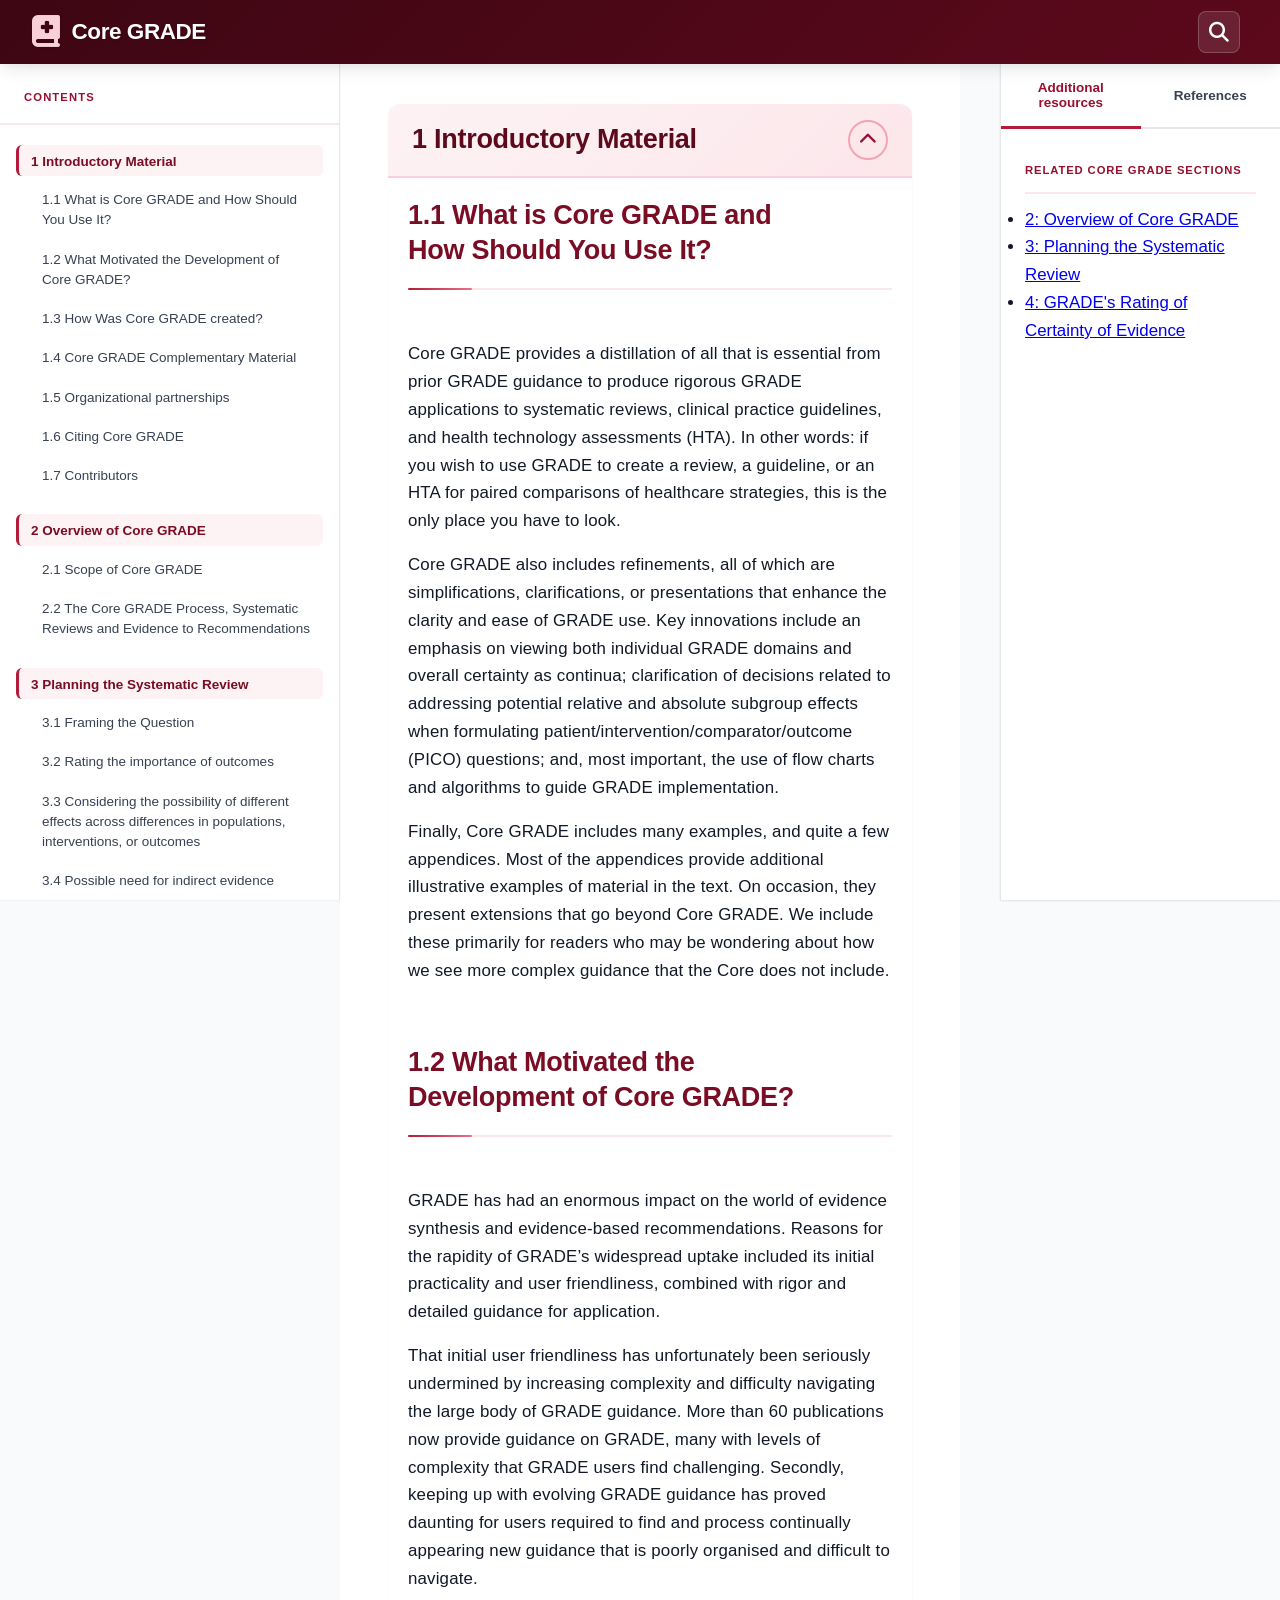
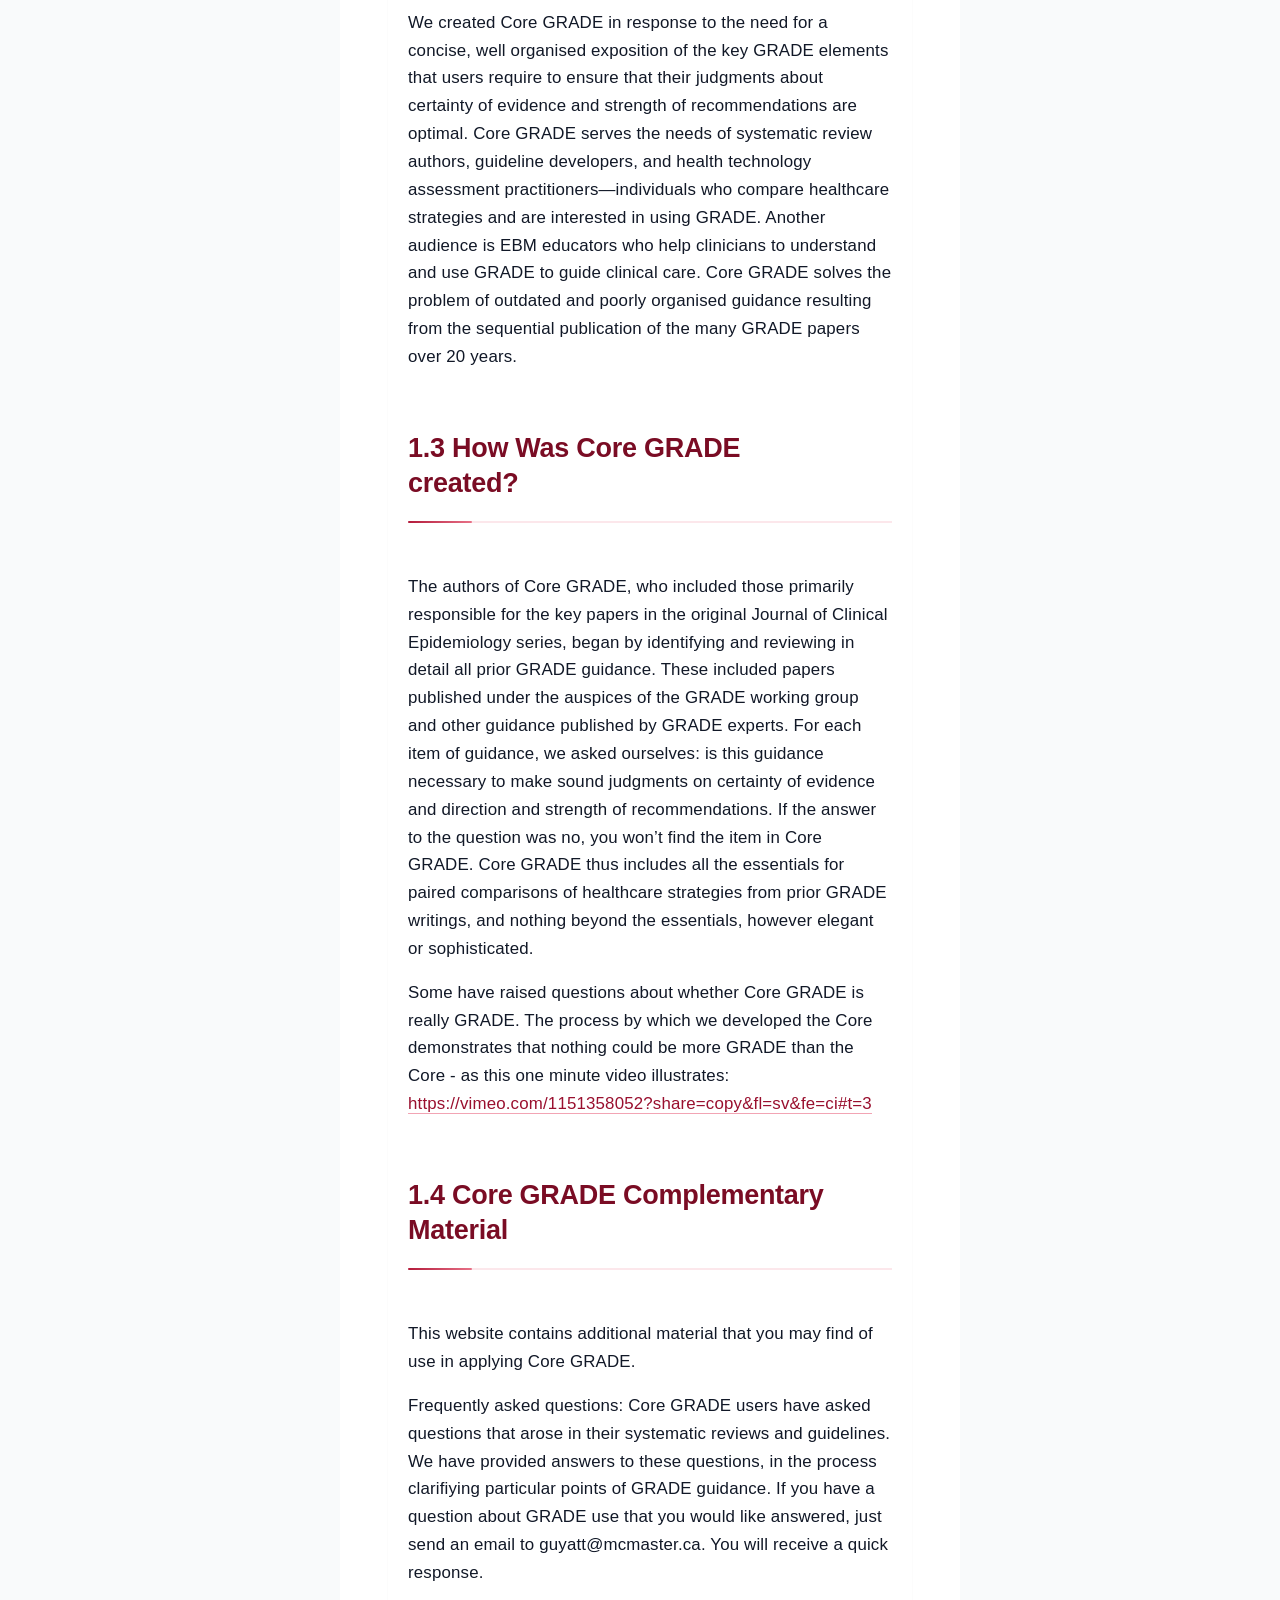
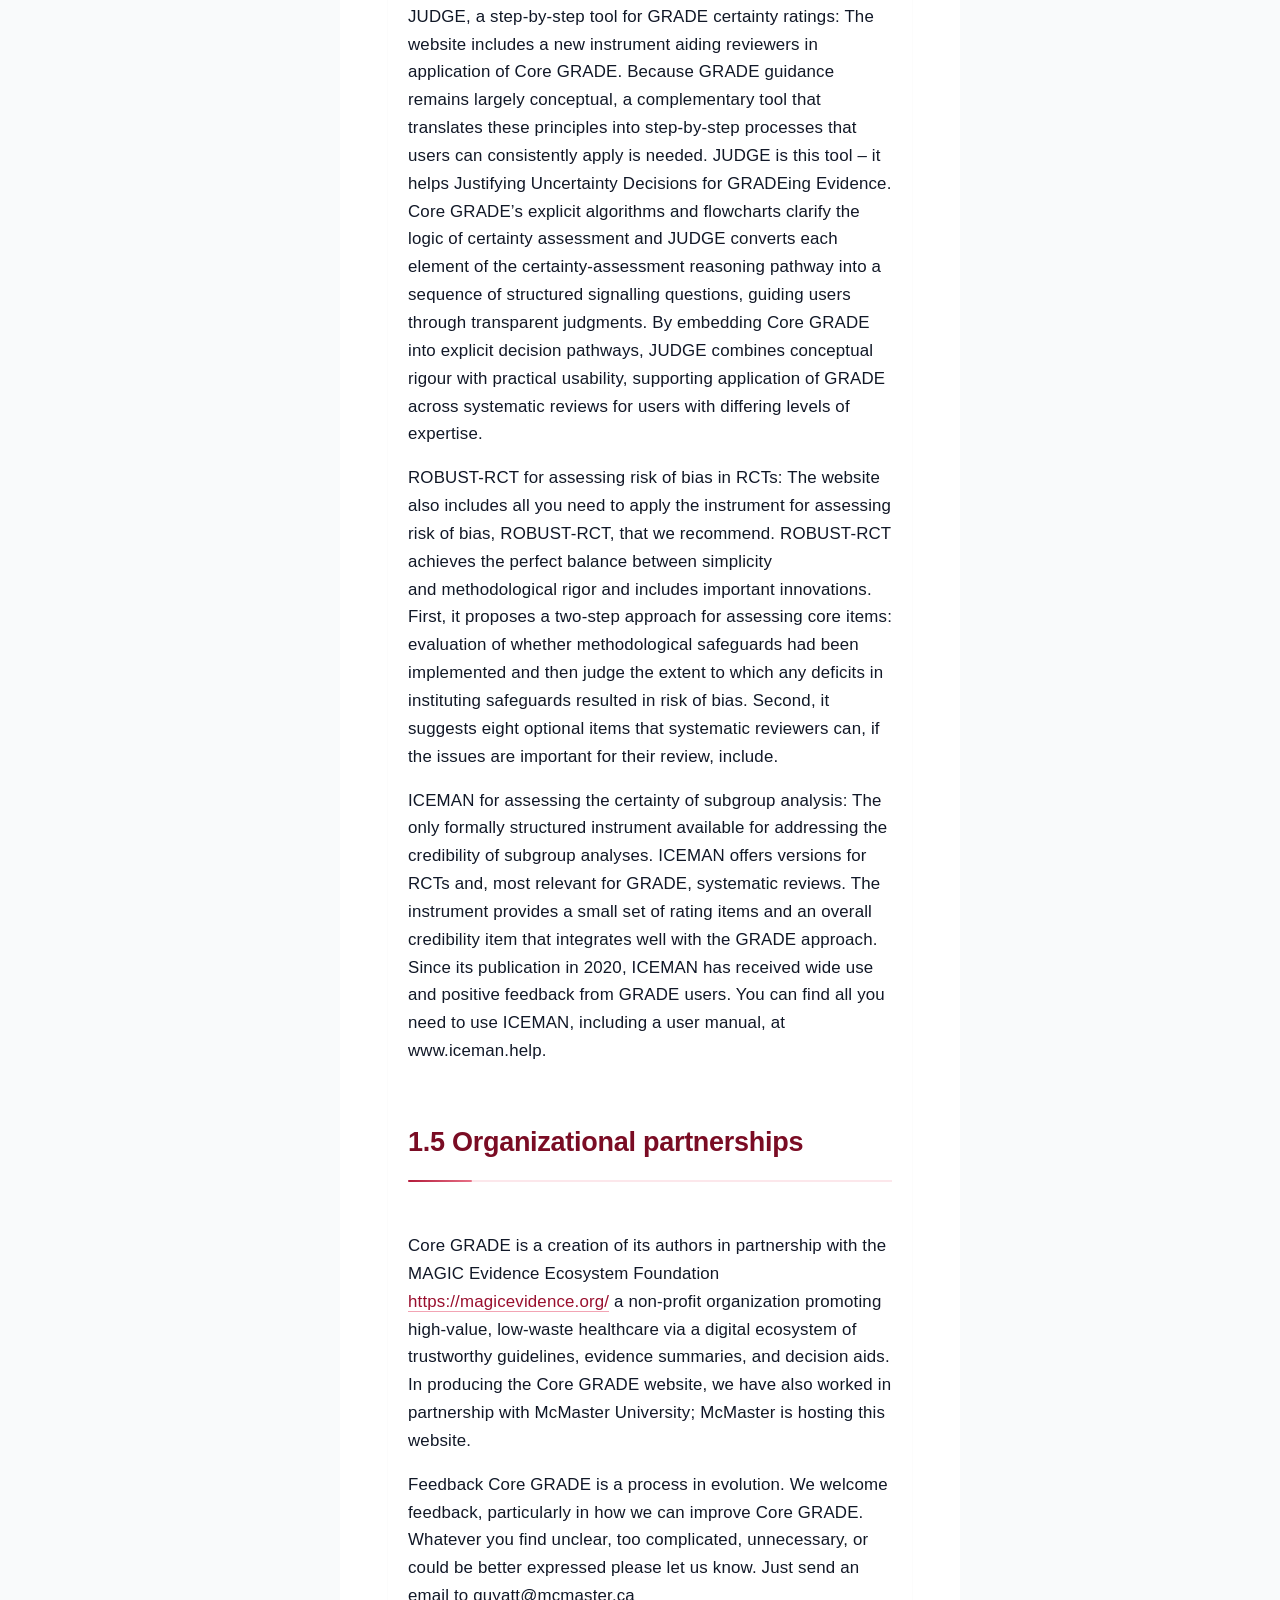
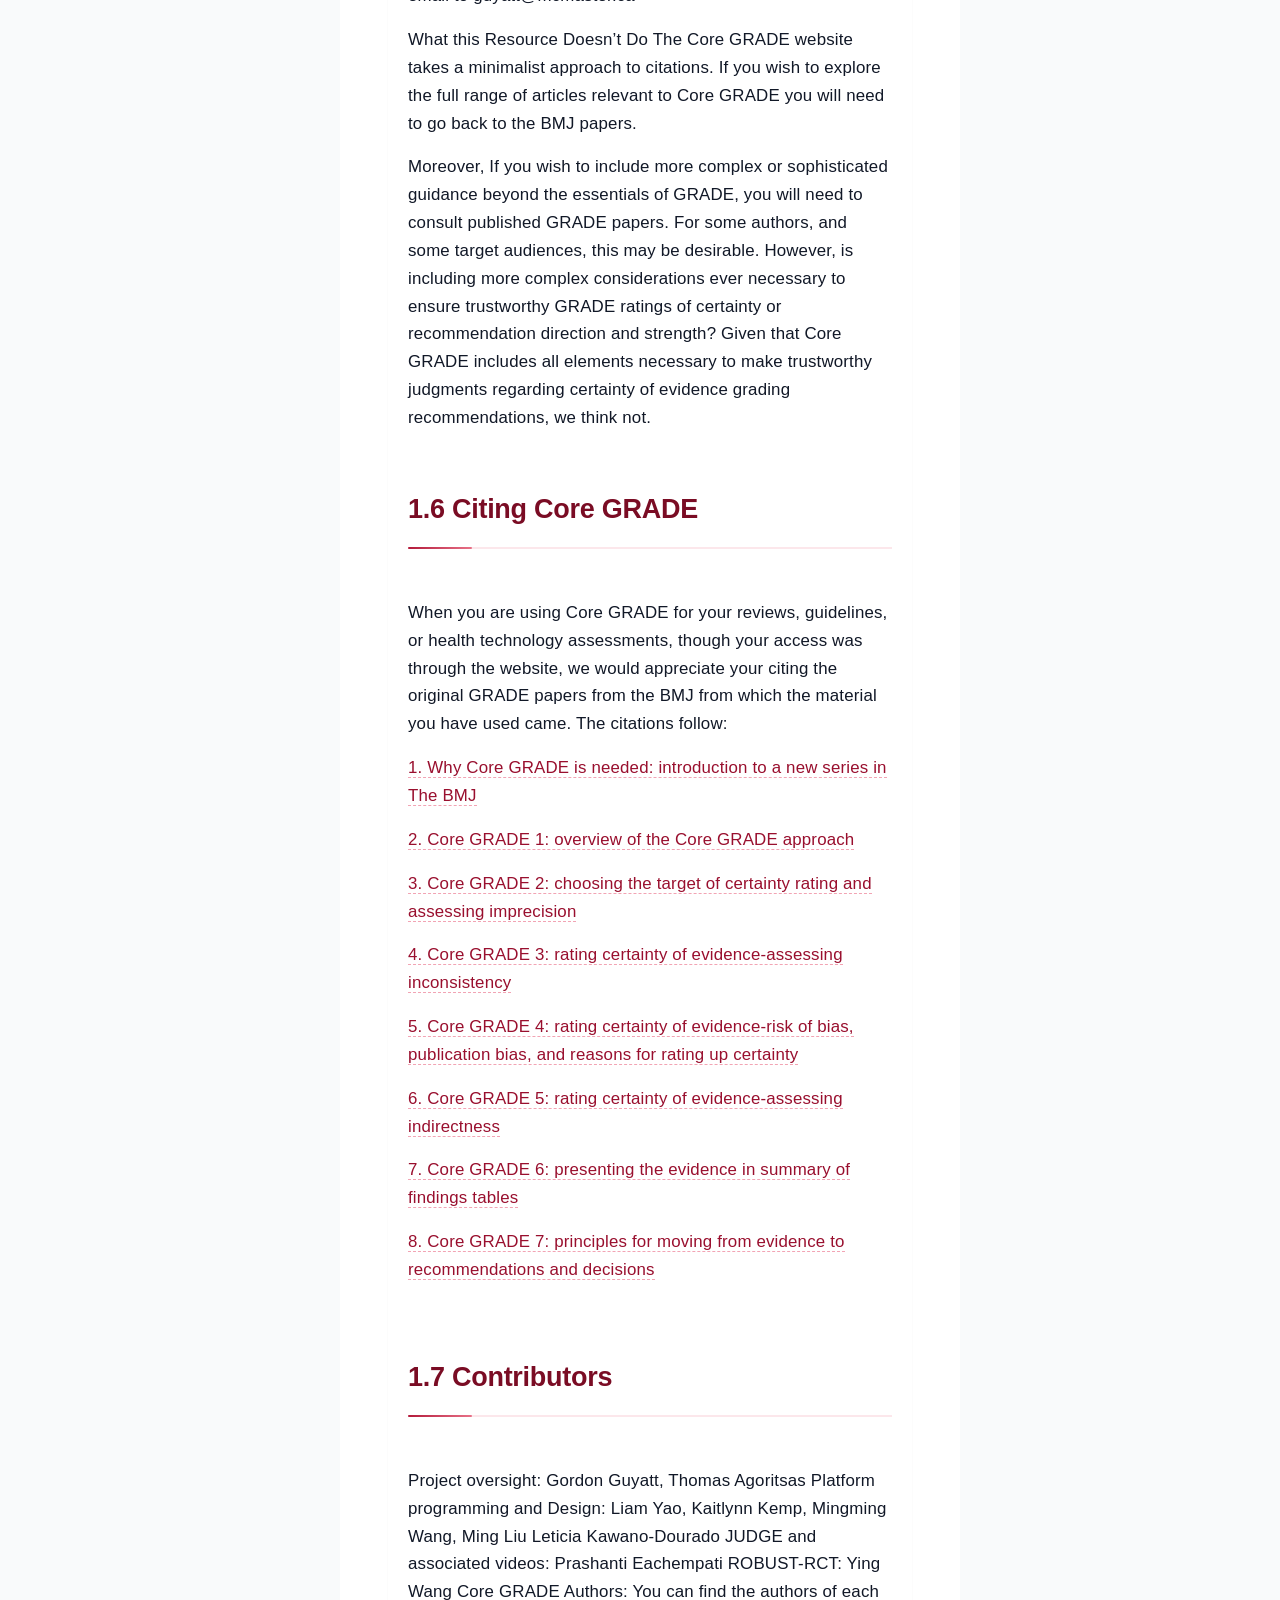
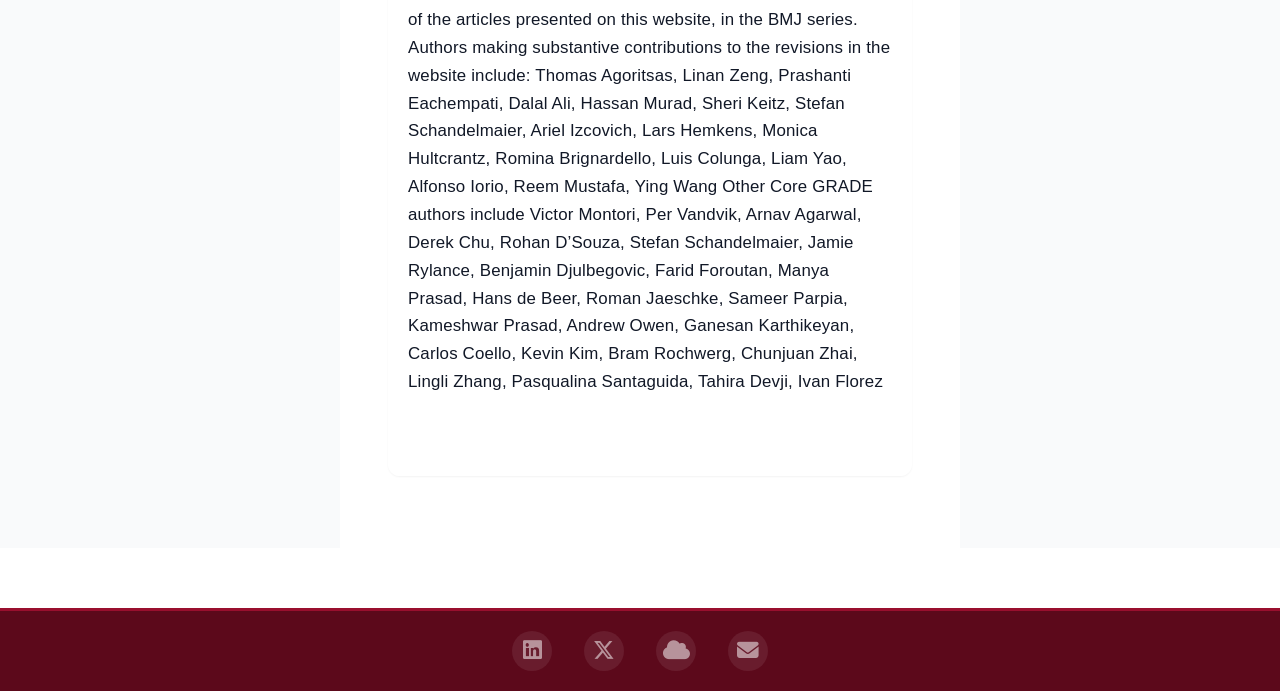
<file: 备份/chapter1.html>
<!DOCTYPE html>
<html lang="en">
<head>
    <meta charset="UTF-8">
    <meta name="viewport" content="width=device-width, initial-scale=1.0">
    <title>Core GRADE - Grading of Recommendations Assessment, Development and Evaluation</title>
    <link rel="stylesheet" href="styles.css?v=3">
    <link rel="stylesheet" href="https://cdnjs.cloudflare.com/ajax/libs/font-awesome/6.5.1/css/all.min.css">
    <meta http-equiv="Cache-Control" content="no-cache, no-store, must-revalidate">
    <meta http-equiv="Pragma" content="no-cache">
    <meta http-equiv="Expires" content="0">
</head>
<body>
    <header class="site-header">
        <div class="header-container">
            <div class="logo">
                <i class="fas fa-book-medical"></i>
                <span>Core GRADE</span>
            </div>
            <button class="mobile-menu-toggle" id="mobileMenuToggle">
                <i class="fas fa-bars"></i>
            </button>

            <button class="search-toggle" id="searchToggle" aria-label="Search">
                <i class="fas fa-search"></i>
            </button>
        </div>
    </header>

    <div class="site-layout">
        <aside class="sidebar" id="sidebar">
            <div class="sidebar-header">
                <h3>Contents</h3>
            </div>
                                    <nav class="sidebar-nav" id="sidebar-nav">
                <div class="nav-section">
                    <h4 class="nav-section-title">1 Introductory Material</h4>
                    <ul class="nav-list">
                        <li><a href="#intro-what-is-core-grade-and-how-should-you-use-it-" class="sidebar-link level-2">1.1 What is Core GRADE and How Should You Use It?</a></li>
                        <li><a href="#intro-what-motivated-the-development-of-core-grade-" class="sidebar-link level-2">1.2 What Motivated the Development of Core GRADE?</a></li>
                        <li><a href="#intro-how-was-core-grade-created-" class="sidebar-link level-2">1.3 How Was Core GRADE created?</a></li>
                        <li><a href="#intro-core-grade-complementary-material" class="sidebar-link level-2">1.4 Core GRADE Complementary Material</a></li>
                        <li><a href="#intro-organizational-partnerships" class="sidebar-link level-2">1.5 Organizational partnerships</a></li>
                        <li><a href="#intro-citing-core-grade" class="sidebar-link level-2">1.6 Citing Core GRADE</a></li>
                        <li><a href="#intro-contributors" class="sidebar-link level-2">1.7 Contributors</a></li>
                    </ul>
                </div>

                <div class="nav-section">
                    <h4 class="nav-section-title">2 Overview of Core GRADE</h4>
                    <ul class="nav-list">
                        <li><a href="#intro-scope-of-core-grade" class="sidebar-link level-2">2.1 Scope of Core GRADE</a></li>
                        <li><a href="#intro-the-core-grade-process-systematic-reviews-and-evidence-to-recommendations" class="sidebar-link level-2">2.2 The Core GRADE Process, Systematic Reviews and Evidence to Recommendations</a></li>
                    </ul>
                </div>

                <div class="nav-section">
                    <h4 class="nav-section-title">3 Planning the Systematic Review</h4>
                    <ul class="nav-list">
                        <li><a href="#intro-formulating-the-question" class="sidebar-link level-2">3.1 Framing the Question</a></li>
                        <li><a href="#intro-identifying-outcomes-and-rating-their-importance" class="sidebar-link level-2">3.2 Rating the importance of outcomes</a></li>
                        <li><a href="#intro-specific-considerations-in-planning-a-review-differing-effects-across-populations-interventions-or-outcomes" class="sidebar-link level-2">3.3 Considering the possibility of different effects across differences in populations, interventions, or outcomes</a></li>
                        <li><a href="#intro-specific-considerations-in-planning-a-systematic-review-possible-need-for-indirect-evidence" class="sidebar-link level-2">3.4 Possible need for indirect evidence</a></li>
                    </ul>
                </div>

                <div class="nav-section">
                    <h4 class="nav-section-title">4 GRADE's Rating of Certainty of Evidence – an Overview</h4>
                    <ul class="nav-list">
                        <li><a href="#intro-the-first-step-in-assessing-certainty-choosing-a-target-of-certainty-rating" class="sidebar-link level-2">4.1 The First Step in Assessing Certainty: Choosing a Target of Certainty Rating</a></li>
                        <li><a href="#intro-overview-of-the-process-of-choosing-a-target-and-possible-thresholds" class="sidebar-link level-3">Overview of the process of choosing a target and possible thresholds</a></li>
                        <li><a href="#intro-assessing-if-the-effect-is-or-is-not-important-mid-as-threshold-" class="sidebar-link level-3">Assessing if the effect is or is not important (MID as threshold)</a></li>
                        <li><a href="#intro-assessing-whether-a-true-underlying-treatment-effect-exists-null-as-threshold-" class="sidebar-link level-3">Assessing whether a true underlying treatment effect exists (null as threshold)</a></li>

                        <li><a href="#intro-rating-certainty-of-evidence-imprecision" class="sidebar-link level-2">4.2 Rating certainty of evidence: Imprecision</a></li>
                        <li><a href="#intro-imprecision-defined" class="sidebar-link level-3">Imprecision defined</a></li>
                        <li><a href="#intro-rating-down-or-not-for-imprecision" class="sidebar-link level-3">Rating down (or not) for imprecision</a></li>
                        <li><a href="#intro-rating-down-once-or-twice-for-imprecision" class="sidebar-link level-3">Rating down once or twice for imprecision</a></li>
                        <li><a href="#intro-rating-down-once-or-twice-for-imprecision-general-principles" class="sidebar-link level-3">Rating down once or twice for imprecision: general principles</a></li>
                        <li><a href="#intro-rating-down-for-imprecision-when-effects-are-large-and-sample-size-limited" class="sidebar-link level-3">Rating down for imprecision when effects are large and sample size limited</a></li>
                        <li><a href="#intro-conclusion-imprecision" class="sidebar-link level-3">Conclusion</a></li>

                        <li><a href="#intro-rating-certainty-of-evidence-inconsistency" class="sidebar-link level-2">4.3 Rating certainty of evidence: Inconsistency</a></li>
                        <li><a href="#intro-what-do-we-mean-by-inconsistency-" class="sidebar-link level-3">What do we mean by inconsistency?</a></li>
                        <li><a href="#intro-choosing-the-right-measure-of-effect-when-assessing-inconsistency" class="sidebar-link level-3">Choosing the right measure of effect when assessing inconsistency</a></li>
                        <li><a href="#intro-core-grade-s-approach-to-preparing-for-inconsistency" class="sidebar-link level-3">Core GRADE's approach to preparing for inconsistency</a></li>
                        <li><a href="#intro-three-options-for-possible-subgroups-with-different-intervention-effects" class="sidebar-link level-3">Three options for possible subgroups with different intervention effects</a></li>
                        <li><a href="#intro-need-for-a-priori-hypotheses-with-a-specified-direction" class="sidebar-link level-3">Need for a priori hypotheses with a specified direction</a></li>
                        <li><a href="#intro-criteria-for-judging-serious-inconsistency" class="sidebar-link level-3">Criteria for judging serious inconsistency</a></li>
                        <li><a href="#intro-three-visual-criteria-from-forest-plots" class="sidebar-link level-3">Three visual criteria from forest plots</a></li>
                        <li><a href="#intro-applying-visual-criteria-how-choice-of-threshold-affects-judgments-of-inconsistency" class="sidebar-link level-3">Applying visual criteria: how choice of threshold affects judgments of inconsistency</a></li>
                        <li><a href="#intro-one-criterion-for-statistical-assessment" class="sidebar-link level-3">One criterion for statistical assessment</a></li>
                        <li><a href="#intro-the-burden-of-proof-lies-with-those-claiming-a-subgroup-effect" class="sidebar-link level-3">The burden of proof lies with those claiming a subgroup effect</a></li>
                        <li><a href="#intro-criteria-for-judging-the-credibility-of-subgroup-effects" class="sidebar-link level-3">Criteria for judging the credibility of subgroup effects</a></li>
                        <li><a href="#intro-addressing-the-results-of-the-subgroup-credibility-exploration" class="sidebar-link level-3">Addressing the results of the subgroup credibility exploration</a></li>
                        <li><a href="#intro-conclusion-inconsistency" class="sidebar-link level-3">Conclusion</a></li>

                        <li><a href="#intro-rating-certainty-of-evidence-risk-of-bias" class="sidebar-link level-2">4.4 Rating certainty of evidence: Risk of Bias</a></li>
                        <li><a href="#intro-what-you-will-learn-in-this-section" class="sidebar-link level-3">What you will learn in this section</a></li>
                        <li><a href="#intro-what-do-we-mean-by-risk-of-bias" class="sidebar-link level-3">What do we mean by risk of bias</a></li>
                        <li><a href="#intro-risk-of-bias-in-individual-studies-randomized-trials" class="sidebar-link level-3">Risk of bias in individual studies: Randomized trials</a></li>
                        <li><a href="#intro-risk-of-bias-in-non-randomized-studies" class="sidebar-link level-3">Risk of bias in non-randomized studies</a></li>
                        <li><a href="#intro-deciding-on-low-or-high-risk-of-bias-in-individual-randomized-controlled-trials-or-nrsi" class="sidebar-link level-3">Deciding on low or high risk of bias in individual randomized controlled trials or NRSI</a></li>
                        <li><a href="#intro-case-series-and-single-arm-trials" class="sidebar-link level-3">Case series and single arm trials</a></li>
                        <li><a href="#intro-risk-of-bias-may-differ-across-outcomes-in-a-study" class="sidebar-link level-3">Risk of bias may differ across outcomes in a study</a></li>
                        <li><a href="#intro-rating-risk-of-bias-across-bodies-of-evidence" class="sidebar-link level-3">Rating risk of bias across bodies of evidence</a></li>
                        <li><a href="#intro-conclusion-risk-of-bias" class="sidebar-link level-3">Conclusion</a></li>

                        <li><a href="#intro-publication-bias" class="sidebar-link level-2">4.5 Publication Bias</a></li>
                        <li><a href="#intro-what-is-publication-bias" class="sidebar-link level-3">What is publication bias</a></li>
                        <li><a href="#intro-avoiding-publication-bias-comprehensive-search" class="sidebar-link level-3">Avoiding publication bias: comprehensive search</a></li>
                        <li><a href="#intro-addressing-publication-bias" class="sidebar-link level-3">Addressing publication bias</a></li>
                        <li><a href="#intro-commercial-funding" class="sidebar-link level-3">Commercial funding</a></li>
                        <li><a href="#intro-funnel-plots-and-statistical-tests" class="sidebar-link level-3">Funnel plots and statistical tests</a></li>
                        <li><a href="#intro-selective-outcome-reporting" class="sidebar-link level-3">Selective outcome reporting: Its relationship to publication bias and risk of bias</a></li>

                        <li><a href="#intro-rating-up-certainty" class="sidebar-link level-2">4.6 Rating up certainty of evidence</a></li>
                        <li><a href="#intro-large-magnitude-of-effect" class="sidebar-link level-3">Large magnitude of effect</a></li>
                        <li><a href="#intro-dose-response-gradient" class="sidebar-link level-3">Dose-response gradient</a></li>

                        <li><a href="#intro-rating-certainty-of-evidence-indirectness" class="sidebar-link level-2">4.7 Rating Certainty of Evidence: Indirectness</a></li>
                        <li><a href="#intro-two-types-of-indirectness-indirect-comparisons" class="sidebar-link level-3">Two types of indirectness - Indirect comparisons</a></li>
                        <li><a href="#intro-two-types-of-indirectness-indirectness-related-to-pico-issues" class="sidebar-link level-3">Two types of indirectness - Indirectness related to PICO issues</a></li>
                        <li><a href="#intro-indirectness-concerns-in-guidelines-and-health-technology-assessments-versus-in-systematic-reviews" class="sidebar-link level-3">Indirectness concerns in guidelines and health technology assessments versus in systematic reviews</a></li>
                        <li><a href="#intro-indirectness-versus-inconsistency" class="sidebar-link level-3">Indirectness versus inconsistency</a></li>
                        <li><a href="#intro-indirectness-encountered-during-search-for-direct-evidence" class="sidebar-link level-3">Indirectness encountered during search for direct evidence</a></li>
                        <li><a href="#intro-indirectness-encountered-during-deliberate-search-for-indirect-evidence" class="sidebar-link level-3">Indirectness encountered during deliberate search for indirect evidence</a></li>
                        <li><a href="#intro-neglect-of-indirect-evidence" class="sidebar-link level-3">Neglect of indirect evidence</a></li>
                        <li><a href="#intro-examples-of-indirectness-differences-in-population" class="sidebar-link level-3">Examples of indirectness: differences in population</a></li>
                        <li><a href="#intro-differences-in-condition" class="sidebar-link level-3">Differences in condition</a></li>
                        <li><a href="#intro-indirect-evidence-for-harms" class="sidebar-link level-3">Indirect evidence for harms</a></li>
                        <li><a href="#intro-examples-of-indirectness-differences-in-interventions" class="sidebar-link level-3">Examples of indirectness: differences in interventions</a></li>
                        <li><a href="#intro-non-adherence" class="sidebar-link level-3">Non-adherence</a></li>
                        <li><a href="#intro-trials-that-allow-switching-treatments" class="sidebar-link level-3">Trials that allow switching treatments</a></li>
                        <li><a href="#intro-change-of-intervention-technology" class="sidebar-link level-3">Change of intervention technology</a></li>
                        <li><a href="#intro-examples-of-indirectness-differences-in-comparators" class="sidebar-link level-3">Examples of indirectness: differences in comparators</a></li>
                        <li><a href="#intro-differences-in-outcomes" class="sidebar-link level-3">Differences in outcomes</a></li>
                        <li><a href="#intro-conclusion-indirectness" class="sidebar-link level-3">Conclusion</a></li>

                        <li><a href="#intro-presenting-the-evidence-in-summary-of-findings-tables" class="sidebar-link level-2">4.8 Presenting the evidence in summary of findings tables</a></li>
                        <li><a href="#intro-components-of-summary-of-findings-tables" class="sidebar-link level-3">Components of summary of findings tables</a></li>
                        <li><a href="#intro-presenting-dichotomous-outcomes-relative-measures-of-effect" class="sidebar-link level-3">Presenting dichotomous outcomes: Relative measures of effect</a></li>
                        <li><a href="#intro-calculating-and-presenting-absolute-measures-of-effect-applying-relative-effects-to-baseline-risks" class="sidebar-link level-3">Calculating and presenting absolute measures of effect: Applying relative effects to baseline risks</a></li>
                        <li><a href="#intro-different-risk-groups" class="sidebar-link level-3">Different risk groups</a></li>
                        <li><a href="#intro-directly-calculating-risk-differences" class="sidebar-link level-3">Directly calculating risk differences</a></li>
                        <li><a href="#intro-presenting-continuous-outcomes-when-studies-used-the-same-measure" class="sidebar-link level-3">Presenting continuous outcomes: When studies used the same measure</a></li>
                        <li><a href="#intro-when-studies-used-different-measures" class="sidebar-link level-3">When studies used different measures</a></li>
                        <li><a href="#intro-additional-considerations-for-summary-of-findings-tables-choosing-which-outcomes-to-present" class="sidebar-link level-3">Additional considerations for summary of findings tables: Choosing which outcomes to present</a></li>
                        <li><a href="#intro-when-data-cannot-be-pooled" class="sidebar-link level-3">When data cannot be pooled</a></li>
                        <li><a href="#intro-burden-of-treatment" class="sidebar-link level-3">Burden of treatment</a></li>
                        <li><a href="#intro-direct-versus-indirect-evidence" class="sidebar-link level-3">Direct versus indirect evidence</a></li>
                        <li><a href="#intro-when-data-are-available-from-randomized-trials-and-non-randomized-studies" class="sidebar-link level-3">When data are available from randomized trials and non-randomized studies</a></li>
                        <li><a href="#intro-software" class="sidebar-link level-3">Software</a></li>
                        <li><a href="#intro-conclusion-summary-of-findings" class="sidebar-link level-3">Conclusion</a></li>

                        <li><a href="#intro-principles-of-moving-from-evidence-to-decisions" class="sidebar-link level-2">4.9 Principles of moving from evidence to decisions</a></li>
                        <li><a href="#intro-grade-recommendations" class="sidebar-link level-3">GRADE recommendations</a></li>
                        <li><a href="#intro-determinants-of-direction-and-strength-of-recommendations" class="sidebar-link level-3">Determinants of direction and strength of recommendations</a></li>
                        <li><a href="#intro-organization-of-the-guideline-process" class="sidebar-link level-3">Organization of the guideline process</a></li>
                        <li><a href="#intro-the-process-of-moving-from-evidence-to-recommendations" class="sidebar-link level-3">The process of moving from evidence to recommendations</a></li>
                        <li><a href="#intro-perspective" class="sidebar-link level-3">Perspective</a></li>
                        <li><a href="#intro-choosing-the-mid-for-each-critical-and-important-outcome-necessity-for-choosing-the-mid" class="sidebar-link level-3">Choosing the MID for each critical and important outcome: Necessity for choosing the MID</a></li>
                        <li><a href="#intro-evidence-that-may-inform-choice-of-mid" class="sidebar-link level-3">Evidence that may inform choice of MID</a></li>
                        <li><a href="#intro-choosing-mids" class="sidebar-link level-3">Choosing MIDs</a></li>
                        <li><a href="#intro-balancing-benefits-harms-and-burdens" class="sidebar-link level-3">Balancing benefits, harms, and burdens</a></li>
                        <li><a href="#intro-constructing-the-recommendations" class="sidebar-link level-3">Constructing the recommendations</a></li>
                        <li><a href="#intro-only-in-research-setting-recommendations" class="sidebar-link level-3">Only in research setting recommendations</a></li>
                        <li><a href="#intro-additional-examples-of-moving-from-evidence-to-recommendations-individual-patient-perspective" class="sidebar-link level-3">Additional examples of moving from evidence to recommendations: Individual patient perspective</a></li>
                        <li><a href="#intro-population-perspective-and-secondary-evidence-to-decision-considerations" class="sidebar-link level-3">Population perspective and secondary evidence to decision considerations</a></li>
                        <li><a href="#intro-optimized-presentation-of-recommendations" class="sidebar-link level-3">Optimized presentation of recommendations</a></li>
                        <li><a href="#intro-enhancing-dissemination-of-guidelines" class="sidebar-link level-3">Enhancing dissemination of guidelines</a></li>
                        <li><a href="#intro-conclusion-evidence-to-decisions" class="sidebar-link level-3">Conclusion</a></li>
                    </ul>
                </div>
            </nav>
        </aside>

        <div class="resize-handle" id="leftResizeHandle"></div>

        <main class="main-content">
            <div id="chapter-introduction" class="chapter-container">
            <div class="chapter-header">
                <h2>1 Introductory Material</h2>
                <button class="chapter-collapse-btn" aria-expanded="true">
                    <i class="fas fa-chevron-up"></i>
                </button>
            </div>
            <div class="chapter-content">

                <section id="intro-what-is-core-grade-and-how-should-you-use-it-" class="content-section">
                    <div class="section-header">
                        <h3>1.1 What is Core GRADE and How Should You Use It?</h3>
                    </div>
                    <div class="content-article">
                        <p>Core GRADE provides a distillation of all that is essential from prior GRADE guidance to produce rigorous GRADE applications to systematic reviews, clinical practice guidelines, and health technology assessments (HTA). In other words: if you wish to use GRADE to create a review, a guideline, or an HTA for paired comparisons of healthcare strategies, this is the only place you have to look.</p>
<p>Core GRADE also includes refinements, all of which are simplifications, clarifications, or presentations that enhance the clarity and ease of GRADE use. Key innovations include an emphasis on viewing both individual GRADE domains and overall certainty as continua; clarification of decisions related to addressing potential relative and absolute subgroup effects when formulating patient/intervention/comparator/outcome (PICO) questions; and, most important, the use of flow charts and algorithms to guide GRADE implementation.</p>
<p>Finally, Core GRADE includes many examples, and quite a few appendices. Most of the appendices provide additional illustrative examples of material in the text. On occasion, they present extensions that go beyond Core GRADE. We include these primarily for readers who may be wondering about how we see more complex guidance that the Core does not include.</p>
                    </div>
                </section>

                <section id="intro-what-motivated-the-development-of-core-grade-" class="content-section">
                    <div class="section-header">
                        <h3>1.2 What Motivated the Development of Core GRADE?</h3>
                    </div>
                    <div class="content-article">
                        <p>GRADE has had an enormous impact on the world of evidence synthesis and evidence-based recommendations. Reasons for the rapidity of GRADE’s widespread uptake included its initial practicality and user friendliness, combined with rigor and detailed guidance for application.</p>
<p>That initial user friendliness has unfortunately been seriously undermined by increasing complexity and difficulty navigating the large body of GRADE guidance. More than 60 publications now provide guidance on GRADE, many with levels of complexity that GRADE users find challenging. Secondly, keeping up with evolving GRADE guidance has proved daunting for users required to find and process continually appearing new guidance that is poorly organised and difficult to navigate.</p>
<p>We created Core GRADE in response to the need for a concise, well organised exposition of the key GRADE elements that users require to ensure that their judgments about certainty of evidence and strength of recommendations are optimal. Core GRADE serves the needs of systematic review authors, guideline developers, and health technology assessment practitioners—individuals who compare healthcare strategies and are interested in using GRADE. Another audience is EBM educators who help clinicians to understand and use GRADE to guide clinical care. Core GRADE solves the problem of outdated and poorly organised guidance resulting from the sequential publication of the many GRADE papers over 20 years.</p>
                    </div>
                </section>

                <section id="intro-how-was-core-grade-created-" class="content-section">
                    <div class="section-header">
                        <h3>1.3 How Was Core GRADE created?</h3>
                    </div>
                    <div class="content-article">
                        <p>The authors of Core GRADE, who included those primarily responsible for the key papers in the original Journal of Clinical Epidemiology series, began by identifying and reviewing in detail all prior GRADE guidance. These included papers published under the auspices of the GRADE working group and other guidance published by GRADE experts. For each item of guidance, we asked ourselves: is this guidance necessary to make sound judgments on certainty of evidence and direction and strength of recommendations. If the answer to the question was no, you won’t find the item in Core GRADE. Core GRADE thus includes all the essentials for paired comparisons of healthcare strategies from prior GRADE writings, and nothing beyond the essentials, however elegant or sophisticated.</p>
<p>Some have raised questions about whether Core GRADE is really GRADE. The process by which we developed the Core demonstrates that nothing could be more GRADE than the Core - as this one minute video illustrates: <a href="https://vimeo.com/1151358052?share=copy&amp;fl=sv&amp;fe=ci#t=3" target="_blank">https://vimeo.com/1151358052?share=copy&amp;fl=sv&amp;fe=ci#t=3</a></p>
                    </div>
                </section>

                <section id="intro-core-grade-complementary-material" class="content-section">
                    <div class="section-header">
                        <h3>1.4 Core GRADE Complementary Material</h3>
                    </div>
                    <div class="content-article">
                        <p>This website contains additional material that you may find of use in applying Core GRADE.</p>
<p>Frequently asked questions: Core GRADE users have asked questions that arose in their systematic reviews and guidelines. We have provided answers to these questions, in the process clarifiying particular points of GRADE guidance. If you have a question about GRADE use that you would like answered, just send an email to guyatt@mcmaster.ca. You will receive a quick response.</p>
<p>JUDGE, a step-by-step tool for GRADE certainty ratings: The website includes a new instrument aiding reviewers in application of Core GRADE. Because GRADE guidance remains largely conceptual, a complementary tool that translates these principles into step-by-step processes that users can consistently apply is needed. JUDGE is this tool – it helps Justifying Uncertainty Decisions for GRADEing Evidence. Core GRADE’s explicit algorithms and flowcharts clarify the logic of certainty assessment and JUDGE converts each element of the certainty-assessment reasoning pathway into a sequence of structured signalling questions, guiding users through transparent judgments. By embedding Core GRADE into explicit decision pathways, JUDGE combines conceptual rigour with practical usability, supporting application of GRADE across systematic reviews for users with differing levels of expertise.</p>
<p>ROBUST-RCT for assessing risk of bias in RCTs: The website also includes all you need to apply the instrument for assessing risk of bias, ROBUST-RCT, that we recommend. ROBUST-RCT achieves the perfect balance between simplicity and methodological rigor and includes important innovations. First, it proposes a two-step approach for assessing core items: evaluation of whether methodological safeguards had been implemented and then judge the extent to which any deficits in instituting safeguards resulted in risk of bias. Second, it suggests eight optional items that systematic reviewers can, if the issues are important for their review, include.</p>
<p>ICEMAN for assessing the certainty of subgroup analysis: The only formally structured instrument available for addressing the credibility of subgroup analyses. ICEMAN offers versions for RCTs and, most relevant for GRADE, systematic reviews. The instrument provides a small set of rating items and an overall credibility item that integrates well with the GRADE approach. Since its publication in 2020, ICEMAN has received wide use and positive feedback from GRADE users. You can find all you need to use ICEMAN, including a user manual, at www.iceman.help.</p>
                    </div>
                </section>

                <section id="intro-organizational-partnerships" class="content-section">
                    <div class="section-header">
                        <h3>1.5 Organizational partnerships</h3>
                    </div>
                    <div class="content-article">
                        <p>Core GRADE is a creation of its authors in partnership with the MAGIC Evidence Ecosystem Foundation <a href="https://magicevidence.org/" target="_blank">https://magicevidence.org/</a> a non-profit organization promoting high-value, low-waste healthcare via a digital ecosystem of trustworthy guidelines, evidence summaries, and decision aids. In producing the Core GRADE website, we have also worked in partnership with McMaster University; McMaster is hosting this website.</p>
<p>Feedback Core GRADE is a process in evolution. We welcome feedback, particularly in how we can improve Core GRADE. Whatever you find unclear, too complicated, unnecessary, or could be better expressed please let us know. Just send an email to guyatt@mcmaster.ca</p>
<p>What this Resource Doesn’t Do The Core GRADE website takes a minimalist approach to citations. If you wish to explore the full range of articles relevant to Core GRADE you will need to go back to the BMJ papers.</p>
<p>Moreover, If you wish to include more complex or sophisticated guidance beyond the essentials of GRADE, you will need to consult published GRADE papers. For some authors, and some target audiences, this may be desirable. However, is including more complex considerations ever necessary to ensure trustworthy GRADE ratings of certainty or recommendation direction and strength? Given that Core GRADE includes all elements necessary to make trustworthy judgments regarding certainty of evidence grading recommendations, we think not.</p>
                    </div>
                </section>

                <section id="intro-citing-core-grade" class="content-section">
                    <div class="section-header">
                        <h3>1.6 Citing Core GRADE</h3>
                    </div>
                    <div class="content-article">
                        <p>When you are using Core GRADE for your reviews, guidelines, or health technology assessments, though your access was through the website, we would appreciate your citing the original GRADE papers from the BMJ from which the material you have used came. The citations follow:</p>
<p><span class="ref-citation" data-ref="1">1. Why Core GRADE is needed: introduction to a new series in The BMJ</span></p>
<div class="ref-popup" id="ref-popup-1">
<div class="ref-popup-header">Why Core GRADE is needed: introduction to a new series in The BMJ</div>
<div class="ref-popup-body">
<div class="ref-popup-authors">Guyatt G, Hultcrantz M, Agoritsas T, Iorio A, Vandvik PO, Montori VM</div>
<div class="ref-popup-journal"><em>BMJ</em>. 2025 Apr 15;389:e081902</div>
<div class="ref-popup-links">
<a href="https://doi.org/10.1136/bmj-2024-081902" target="_blank" class="ref-popup-link"><i class="fas fa-link"></i> DOI: 10.1136/bmj-2024-081902</a>
<a href="https://pubmed.ncbi.nlm.nih.gov/40233981" target="_blank" class="ref-popup-link"><i class="fas fa-external-link-alt"></i> PMID: 40233981</a>
<a href="https://www.bmj.com/content/389/bmj-2024-081902.long" target="_blank" class="ref-popup-link"><i class="fas fa-file-alt"></i> BMJ Article</a>
<a href="RIS文件/1.ris" download class="ref-popup-link"><i class="fas fa-download"></i> Download RIS</a>
</div>
</div></div>
<p><span class="ref-citation" data-ref="2">2. Core GRADE 1: overview of the Core GRADE approach</span></p>
<div class="ref-popup" id="ref-popup-2">
<div class="ref-popup-header">Core GRADE 1: overview of the Core GRADE approach</div>
<div class="ref-popup-body">
<div class="ref-popup-authors">Guyatt G, Agoritsas T, Brignardello-Petersen R, Mustafa RA, Rylance J, Foroutan F, Prasad M, Agarwal A, De Beer H, Murad MH, Schandelmaier S, Iorio A, Yao L, Jaeschke R, Vandvik PO, Zeng L, Parpia S, D&#x27;Souza R, Rind D, Chu DK, Eachempati P, Prasad K, Hultcrantz M, Montori VM</div>
<div class="ref-popup-journal"><em>BMJ</em>. 2025 Apr 22;389:e081903</div>
<div class="ref-popup-links">
<a href="https://doi.org/10.1136/bmj-2024-081903" target="_blank" class="ref-popup-link"><i class="fas fa-link"></i> DOI: 10.1136/bmj-2024-081903</a>
<a href="https://pubmed.ncbi.nlm.nih.gov/40262844" target="_blank" class="ref-popup-link"><i class="fas fa-external-link-alt"></i> PMID: 40262844</a>
<a href="https://www.bmj.com/content/389/bmj-2024-081903.long" target="_blank" class="ref-popup-link"><i class="fas fa-file-alt"></i> BMJ Article</a>
<a href="RIS文件/2.ris" download class="ref-popup-link"><i class="fas fa-download"></i> Download RIS</a>
</div>
</div></div>
<p><span class="ref-citation" data-ref="3">3. Core GRADE 2: choosing the target of certainty rating and assessing imprecision</span></p>
<div class="ref-popup" id="ref-popup-3">
<div class="ref-popup-header">Core GRADE 2: choosing the target of certainty rating and assessing imprecision</div>
<div class="ref-popup-body">
<div class="ref-popup-authors">Guyatt G, Zeng L, Brignardello-Petersen R, Prasad M, De Beer H, Murad MH, Iorio A, Agarwal A, Yao L, Agoritsas T, Rylance J, Mustafa RA, Vandvik PO, Eachempati P, Zhai C, Zhang L, Montori VM, Hultcrantz M</div>
<div class="ref-popup-journal"><em>BMJ</em>. 2025 Apr 29;389:e081904</div>
<div class="ref-popup-links">
<a href="https://doi.org/10.1136/bmj-2024-081904" target="_blank" class="ref-popup-link"><i class="fas fa-link"></i> DOI: 10.1136/bmj-2024-081904</a>
<a href="https://pubmed.ncbi.nlm.nih.gov/40300802" target="_blank" class="ref-popup-link"><i class="fas fa-external-link-alt"></i> PMID: 40300802</a>
<a href="https://www.bmj.com/content/389/bmj-2024-081904.long" target="_blank" class="ref-popup-link"><i class="fas fa-file-alt"></i> BMJ Article</a>
<a href="RIS文件/3.ris" download class="ref-popup-link"><i class="fas fa-download"></i> Download RIS</a>
</div>
</div></div>
<p><span class="ref-citation" data-ref="4">4. Core GRADE 3: rating certainty of evidence-assessing inconsistency</span></p>
<div class="ref-popup" id="ref-popup-4">
<div class="ref-popup-header">Core GRADE 3: rating certainty of evidence-assessing inconsistency</div>
<div class="ref-popup-body">
<div class="ref-popup-authors">Guyatt G, Schandelmaier S, Brignardello-Petersen R, De Beer H, Prasad M, Murad MH, Eachempati P, Chu DK, D&#x27;Souza R, Iorio A, Agoritsas T, Yao L, Mustafa RA, Parpia S, Santaguida P, Vandvik PO, Hultcrantz M, Montori VM</div>
<div class="ref-popup-journal"><em>BMJ</em>. 2025 May 6;389:e081905</div>
<div class="ref-popup-links">
<a href="https://doi.org/10.1136/bmj-2024-081905" target="_blank" class="ref-popup-link"><i class="fas fa-link"></i> DOI: 10.1136/bmj-2024-081905</a>
<a href="https://pubmed.ncbi.nlm.nih.gov/40328467" target="_blank" class="ref-popup-link"><i class="fas fa-external-link-alt"></i> PMID: 40328467</a>
<a href="https://www.bmj.com/content/389/bmj-2024-081905.long" target="_blank" class="ref-popup-link"><i class="fas fa-file-alt"></i> BMJ Article</a>
<a href="RIS文件/4.ris" download class="ref-popup-link"><i class="fas fa-download"></i> Download RIS</a>
</div>
</div></div>
<p><span class="ref-citation" data-ref="5">5. Core GRADE 4: rating certainty of evidence-risk of bias, publication bias, and reasons for rating up certainty</span></p>
<div class="ref-popup" id="ref-popup-5">
<div class="ref-popup-header">Core GRADE 4: rating certainty of evidence-risk of bias, publication bias, and reasons for rating up certainty</div>
<div class="ref-popup-body">
<div class="ref-popup-authors">Guyatt G, Wang Y, Eachempati P, Iorio A, Murad MH, Hultcrantz M, Chu DK, Florez ID, Hemkens LG, Agoritsas T, Yao L, Vandvik PO, Montori VM, Brignardello-Petersen R</div>
<div class="ref-popup-journal"><em>BMJ</em>. 2025 May 13;389:e083864</div>
<div class="ref-popup-links">
<a href="https://doi.org/10.1136/bmj-2024-083864" target="_blank" class="ref-popup-link"><i class="fas fa-link"></i> DOI: 10.1136/bmj-2024-083864</a>
<a href="https://pubmed.ncbi.nlm.nih.gov/40360206" target="_blank" class="ref-popup-link"><i class="fas fa-external-link-alt"></i> PMID: 40360206</a>
<a href="https://www.bmj.com/content/389/bmj-2024-083864.long" target="_blank" class="ref-popup-link"><i class="fas fa-file-alt"></i> BMJ Article</a>
<a href="RIS文件/5.ris" download class="ref-popup-link"><i class="fas fa-download"></i> Download RIS</a>
</div>
</div></div>
<p><span class="ref-citation" data-ref="6">6. Core GRADE 5: rating certainty of evidence-assessing indirectness</span></p>
<div class="ref-popup" id="ref-popup-6">
<div class="ref-popup-header">Core GRADE 5: rating certainty of evidence-assessing indirectness</div>
<div class="ref-popup-body">
<div class="ref-popup-authors">Guyatt G, Iorio A, De Beer H, Owen A, Agoritsas T, Murad MH, Karthikeyan G, Cuello C, Prasad M, Kim K, Ali DS, Agarwal A, Hemkens LG, Yao L, Hultcrantz M, Rylance J, Chu DK, Vandvik PO, Djulbegovic B, Mustafa RA, Zeng L, Eachempati P, Rochwerg B, Prasad K, Montori VM, Brignardello-Petersen R</div>
<div class="ref-popup-journal"><em>BMJ</em>. 2025 May 20;389:e083865</div>
<div class="ref-popup-links">
<a href="https://doi.org/10.1136/bmj-2024-083865" target="_blank" class="ref-popup-link"><i class="fas fa-link"></i> DOI: 10.1136/bmj-2024-083865</a>
<a href="https://pubmed.ncbi.nlm.nih.gov/40393729" target="_blank" class="ref-popup-link"><i class="fas fa-external-link-alt"></i> PMID: 40393729</a>
<a href="https://www.bmj.com/content/389/bmj-2024-083865.long" target="_blank" class="ref-popup-link"><i class="fas fa-file-alt"></i> BMJ Article</a>
<a href="RIS文件/6.ris" download class="ref-popup-link"><i class="fas fa-download"></i> Download RIS</a>
</div>
</div></div>
<p><span class="ref-citation" data-ref="7">7. Core GRADE 6: presenting the evidence in summary of findings tables</span></p>
<div class="ref-popup" id="ref-popup-7">
<div class="ref-popup-header">Core GRADE 6: presenting the evidence in summary of findings tables</div>
<div class="ref-popup-body">
<div class="ref-popup-authors">Guyatt G, Yao L, Murad MH, Hultcrantz M, Agoritsas T, De Beer H, Schandelmaier S, Iorio A, Zeng L, Prasad M, Vandvik PO, Mustafa RA, Agarwal A, Devji T, Florez ID, Djulbegovic B, Chu DK, Rochwerg B, Montori VM, Brignardello-Petersen R</div>
<div class="ref-popup-journal"><em>BMJ</em>. 2025 May 27;389:e083866</div>
<div class="ref-popup-links">
<a href="https://doi.org/10.1136/bmj-2024-083866" target="_blank" class="ref-popup-link"><i class="fas fa-link"></i> DOI: 10.1136/bmj-2024-083866</a>
<a href="https://pubmed.ncbi.nlm.nih.gov/40425239" target="_blank" class="ref-popup-link"><i class="fas fa-external-link-alt"></i> PMID: 40425239</a>
<a href="https://www.bmj.com/content/389/bmj-2024-083866.long" target="_blank" class="ref-popup-link"><i class="fas fa-file-alt"></i> BMJ Article</a>
<a href="RIS文件/7.ris" download class="ref-popup-link"><i class="fas fa-download"></i> Download RIS</a>
</div>
</div></div>
<p><span class="ref-citation" data-ref="8">8. Core GRADE 7: principles for moving from evidence to recommendations and decisions</span></p>
<div class="ref-popup" id="ref-popup-8">
<div class="ref-popup-header">Core GRADE 7: principles for moving from evidence to recommendations and decisions</div>
<div class="ref-popup-body">
<div class="ref-popup-authors">Guyatt G, Vandvik PO, Iorio A, Agarwal A, Yao L, Eachempati P, Zeng L, Chu DK, D&#x27;Souza R, Agoritsas T, Murad MH, Schandelmaier S, Rylance J, Djulbegovic B, Montori VM, Hultcrantz M, Brignardello-Petersen R</div>
<div class="ref-popup-journal"><em>BMJ</em>. 2025 Jun 3;389:e083867</div>
<div class="ref-popup-links">
<a href="https://doi.org/10.1136/bmj-2024-083867" target="_blank" class="ref-popup-link"><i class="fas fa-link"></i> DOI: 10.1136/bmj-2024-083867</a>
<a href="https://pubmed.ncbi.nlm.nih.gov/40461180" target="_blank" class="ref-popup-link"><i class="fas fa-external-link-alt"></i> PMID: 40461180</a>
<a href="https://www.bmj.com/content/389/bmj-2024-083867" target="_blank" class="ref-popup-link"><i class="fas fa-file-alt"></i> BMJ Article</a>
<a href="RIS文件/8.ris" download class="ref-popup-link"><i class="fas fa-download"></i> Download RIS</a>
</div>
</div></div>
                    </div>
                </section></section></section></section>

                <section id="intro-contributors" class="content-section">
                    <div class="section-header">
                        <h3>1.7 Contributors</h3>
                    </div>
                    <div class="content-article">
                        <p>Project oversight: Gordon Guyatt, Thomas Agoritsas Platform programming and Design: Liam Yao, Kaitlynn Kemp, Mingming Wang, Ming Liu Leticia Kawano-Dourado  JUDGE and associated videos: Prashanti Eachempati  ROBUST-RCT: Ying Wang Core GRADE Authors: You can find the authors of each of the articles presented  on this website, in the BMJ series.  Authors making substantive contributions to the revisions in the website include: Thomas Agoritsas, Linan Zeng, Prashanti Eachempati, Dalal Ali, Hassan Murad, Sheri Keitz, Stefan Schandelmaier, Ariel Izcovich, Lars Hemkens, Monica Hultcrantz, Romina Brignardello, Luis Colunga, Liam Yao, Alfonso Iorio, Reem Mustafa, Ying Wang Other Core GRADE authors include Victor Montori, Per Vandvik, Arnav Agarwal, Derek Chu, Rohan D’Souza, Stefan Schandelmaier, Jamie Rylance, Benjamin Djulbegovic, Farid Foroutan, Manya Prasad, Hans de Beer, Roman Jaeschke, Sameer Parpia, Kameshwar Prasad, Andrew Owen, Ganesan Karthikeyan, Carlos Coello, Kevin Kim, Bram Rochwerg, Chunjuan Zhai, Lingli Zhang, Pasqualina Santaguida, Tahira Devji, Ivan Florez</p>
                    </div>
                </section>
            </div>
        </div>

        

        <div class="resize-handle" id="rightResizeHandle"></div>

        <aside class="right-sidebar" id="rightSidebar">
            <div class="right-sidebar-tabs">
                <button class="tab-btn active" data-tab="resources">Additional resources</button>
                <button class="tab-btn" data-tab="references">References</button>
            </div>
            
            <div class="tab-content active" id="resources-tab">
                <div class="resource-section">
                    <h4 class="resource-section-title">LINKS & VIDEOS</h4>
                    <div class="resource-item">
                        <a href="https://www.gradeworkinggroup.org" target="_blank" class="resource-link">
                            <strong>GRADE Working Group</strong>
                            <span class="resource-desc">Official website of the GRADE Working Group</span>
                        </a>
                    </div>
                    <div class="resource-item">
                        <a href="https://www.linkedin.com/company/grade-working-group" target="_blank" class="resource-link">
                            <strong>GRADE Working Group LinkedIn</strong>
                            <span class="resource-desc">Stay informed on GRADE news and updates</span>
                        </a>
                    </div>
                    <div class="resource-item">
                        <a href="https://gdt.gradepro.org" target="_blank" class="resource-link">
                            <strong>GRADEpro GDT</strong>
                            <span class="resource-desc">Guideline Development Tool for creating Summary of Findings tables</span>
                        </a>
                    </div>
                    <div class="resource-item">
                        <a href="https://book.gradepro.org" target="_blank" class="resource-link">
                            <strong>GRADE Book</strong>
                            <span class="resource-desc">Comprehensive resource on the GRADE approach</span>
                        </a>
                    </div>
                </div>
            </div>
            
            <div class="tab-content" id="references-tab">
                <div class="reference-section">
                    <h4 class="resource-section-title">KEY REFERENCES</h4>
                    <div class="reference-item">
                        <p class="reference-text">Guyatt G, Oxman AD, Akl EA, et al. GRADE guidelines: 1. Introduction-GRADE evidence profiles and summary of findings tables. J Clin Epidemiol. 2011;64(4):383-394.</p>
                    </div>
                    <div class="reference-item">
                        <p class="reference-text">Guyatt GH, Oxman AD, Vist GE, et al. GRADE: an emerging consensus on rating quality of evidence and strength of recommendations. BMJ. 2008;336(7650):924-926.</p>
                    </div>
                    <div class="reference-item">
                        <p class="reference-text">Balshem H, Helfand M, Schünemann HJ, et al. GRADE guidelines: 3. Rating the quality of evidence. J Clin Epidemiol. 2011;64(4):401-406.</p>
                    </div>
                    <div class="reference-item">
                        <p class="reference-text">Andrews J, Guyatt G, Oxman AD, et al. GRADE guidelines: 15. Going from evidence to recommendations-determinants of a recommendation's direction and strength. J Clin Epidemiol. 2013;66(7):721-735.</p>
                    </div>
                    <div class="reference-item">
                        <p class="reference-text">Schünemann HJ, Al-Ansari A, Akl EA, et al. A GRADE Working Group approach for rating the quality of test accuracy studies. BMJ. 2016;355:i5062.</p>
                    </div>
                </div>
            </div>
        </aside>

        <div class="resize-handle" id="rightResizeHandle"></div>

        <aside class="right-sidebar" id="rightSidebar">
            <div class="right-sidebar-tabs">
                <button class="tab-btn active" data-tab="resources">Additional resources</button>
                <button class="tab-btn" data-tab="references">References</button>
            </div>
            <div class="tab-content active" id="resources-tab">
                <div class="resource-section">
                    <h4 class="resource-section-title">RELATED CORE GRADE SECTIONS</h4>
                    <ul class="resource-links">
                        <li><a href="#">2: Overview of Core GRADE</a></li>
                        <li><a href="#">3: Planning the Systematic Review</a></li>
                        <li><a href="#">4: GRADE's Rating of Certainty of Evidence</a></li>
                    </ul>
                </div>
            </div>
            <div class="tab-content" id="references-tab">
                <div class="reference-section">
                    <h4 class="resource-section-title">KEY REFERENCES</h4>
                    <div class="reference-item">
                        <p class="reference-text">Guyatt G, Oxman AD, Akl EA, et al. GRADE guidelines: 1. Introduction-GRADE evidence profiles and summary of findings tables. J Clin Epidemiol. 2011;64(4):383-394.</p>
                    </div>
                    <div class="reference-item">
                        <p class="reference-text">Guyatt GH, Oxman AD, Vist GE, et al. GRADE: an emerging consensus on rating quality of evidence and strength of recommendations. BMJ. 2008;336(7650):924-926.</p>
                    </div>
                    <div class="reference-item">
                        <p class="reference-text">Balshem H, Helfand M, Schünemann HJ, et al. GRADE guidelines: 3. Rating the quality of evidence. J Clin Epidemiol. 2011;64(4):401-406.</p>
                    </div>
                    <div class="reference-item">
                        <p class="reference-text">Andrews J, Guyatt G, Oxman AD, et al. GRADE guidelines: 15. Going from evidence to recommendations-determinants of a recommendation's direction and strength. J Clin Epidemiol. 2013;66(7):721-735.</p>
                    </div>
                    <div class="reference-item">
                        <p class="reference-text">Schünemann HJ, Al-Ansari A, Akl EA, et al. A GRADE Working Group approach for rating the quality of test accuracy studies. BMJ. 2016;355:i5062.</p>
                    </div>
                </div>
            </div>
        </aside>
    </div>
</main>

    <div class="search-overlay" id="searchOverlay">
        <div class="search-panel">
            <div class="search-panel-header">
                <div class="search-input-wrapper">
                    <i class="fas fa-search"></i>
                    <input type="text" class="search-input" id="searchInput" placeholder="Search..." autocomplete="off">
                    <button class="search-clear" id="searchClear" aria-label="Clear search">&times;</button>
                </div>
                <button class="search-close" id="searchClose" aria-label="Close search">&times;</button>
            </div>
            <div class="search-panel-body">
                <div class="search-info" id="searchInfo"></div>
                <div class="search-results" id="searchResults"></div>
            </div>
            <div class="search-nav" id="searchNav">
                <button class="search-nav-btn" id="searchPrev" disabled><i class="fas fa-chevron-up"></i> Previous</button>
                <span class="search-nav-count" id="searchNavCount"></span>
                <button class="search-nav-btn" id="searchNext" disabled>Next <i class="fas fa-chevron-down"></i></button>
            </div>
        </div>
    </div>


    <footer class="site-footer">
        <div class="footer-container">
            <div class="footer-links">
                <a href="https://linkedin.com/in/guyattgh/" target="_blank" class="footer-link footer-link-icon" title="LinkedIn: linkedin.com/in/guyattgh">
                    <i class="fab fa-linkedin"></i>
                </a>
                <a href="https://x.com/GuyattGH" target="_blank" class="footer-link footer-link-icon" title="X: @GuyattGH">
                    <i class="fab fa-x-twitter"></i>
                </a>
                <a href="https://bsky.app/profile/guyattgh.bsky.social" target="_blank" class="footer-link footer-link-icon" title="Bluesky: @guyattgh.bsky.social">
                    <i class="fas fa-cloud"></i>
                </a>
                <a href="mailto:guyatt@mcmaster.ca" class="footer-link footer-link-icon" title="Email: guyatt@mcmaster.ca">
                    <i class="fas fa-envelope"></i>
                </a>
            </div>
        </div>
    </footer>

</body>
</html>
</file>
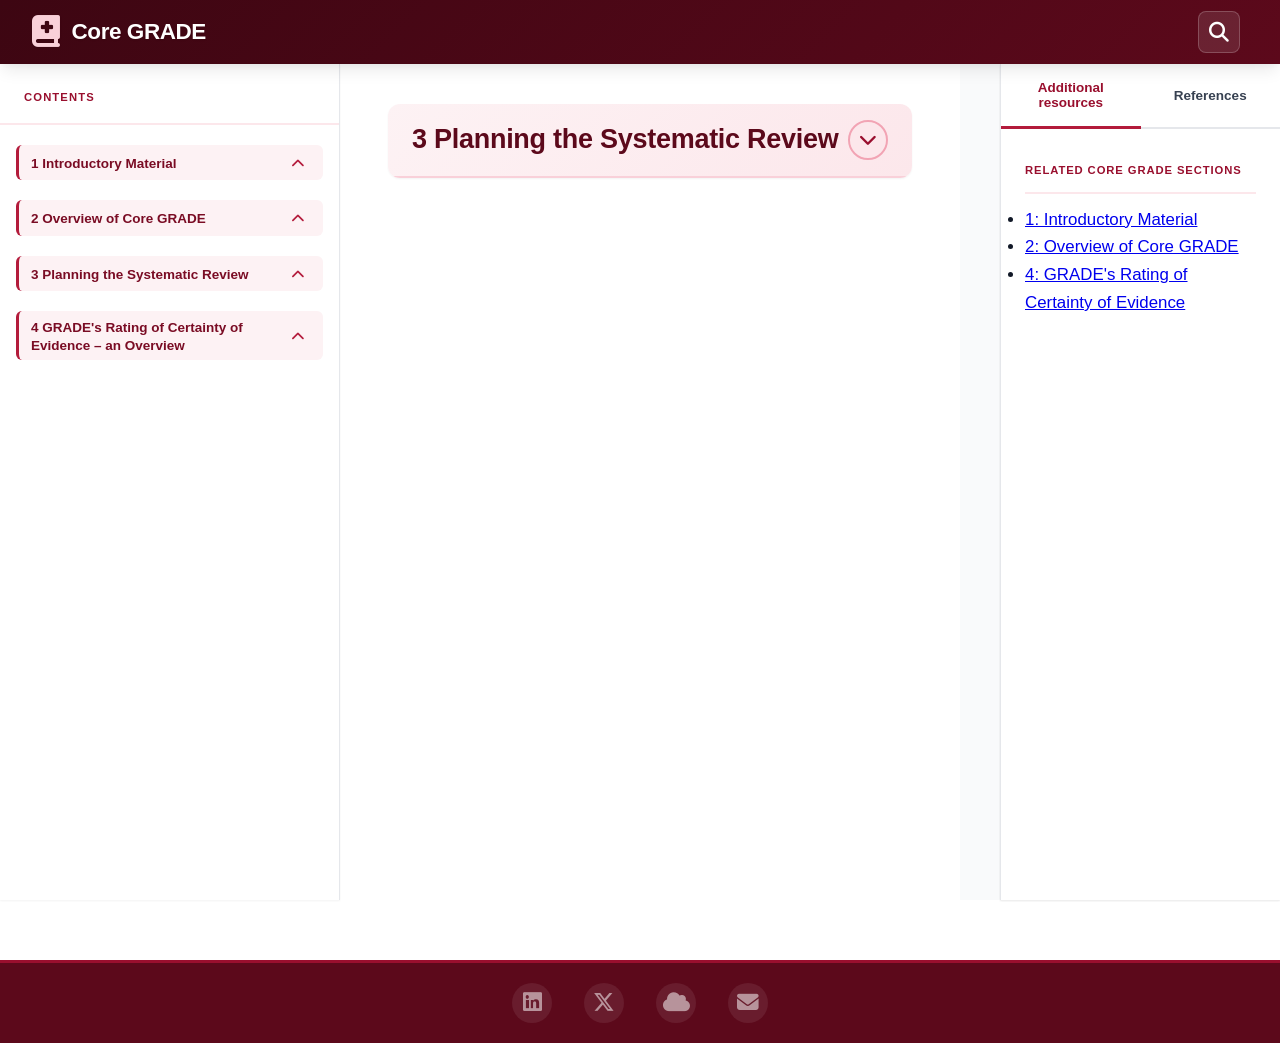
<file: 备份/chapter3.html>
<!DOCTYPE html>
<html lang="en">
<head>
    <meta charset="UTF-8">
    <meta name="viewport" content="width=device-width, initial-scale=1.0">
    <title>Core GRADE - Grading of Recommendations Assessment, Development and Evaluation</title>
    <link rel="stylesheet" href="styles.css?v=3">
    <link rel="stylesheet" href="https://cdnjs.cloudflare.com/ajax/libs/font-awesome/6.5.1/css/all.min.css">
    <meta http-equiv="Cache-Control" content="no-cache, no-store, must-revalidate">
    <meta http-equiv="Pragma" content="no-cache">
    <meta http-equiv="Expires" content="0">
</head>
<body>
    <header class="site-header">
        <div class="header-container">
            <div class="logo">
                <i class="fas fa-book-medical"></i>
                <span>Core GRADE</span>
            </div>
            <button class="mobile-menu-toggle" id="mobileMenuToggle">
                <i class="fas fa-bars"></i>
            </button>

            <button class="search-toggle" id="searchToggle" aria-label="Search">
                <i class="fas fa-search"></i>
            </button>
        </div>
    </header>

    <div class="site-layout">
        <aside class="sidebar" id="sidebar">
            <div class="sidebar-header">
                <h3>Contents</h3>
            </div>
                                    <nav class="sidebar-nav" id="sidebar-nav">
                <div class="nav-section">
                    <h4 class="nav-section-title">1 Introductory Material</h4>
                    <ul class="nav-list">
                        <li><a href="#intro-what-is-core-grade-and-how-should-you-use-it-" class="sidebar-link level-2">1.1 What is Core GRADE and How Should You Use It?</a></li>
                        <li><a href="#intro-what-motivated-the-development-of-core-grade-" class="sidebar-link level-2">1.2 What Motivated the Development of Core GRADE?</a></li>
                        <li><a href="#intro-how-was-core-grade-created-" class="sidebar-link level-2">1.3 How Was Core GRADE created?</a></li>
                        <li><a href="#intro-core-grade-complementary-material" class="sidebar-link level-2">1.4 Core GRADE Complementary Material</a></li>
                        <li><a href="#intro-organizational-partnerships" class="sidebar-link level-2">1.5 Organizational partnerships</a></li>
                        <li><a href="#intro-citing-core-grade" class="sidebar-link level-2">1.6 Citing Core GRADE</a></li>
                        <li><a href="#intro-contributors" class="sidebar-link level-2">1.7 Contributors</a></li>
                    </ul>
                </div>

                <div class="nav-section">
                    <h4 class="nav-section-title">2 Overview of Core GRADE</h4>
                    <ul class="nav-list">
                        <li><a href="#intro-scope-of-core-grade" class="sidebar-link level-2">2.1 Scope of Core GRADE</a></li>
                        <li><a href="#intro-the-core-grade-process-systematic-reviews-and-evidence-to-recommendations" class="sidebar-link level-2">2.2 The Core GRADE Process, Systematic Reviews and Evidence to Recommendations</a></li>
                    </ul>
                </div>

                <div class="nav-section">
                    <h4 class="nav-section-title">3 Planning the Systematic Review</h4>
                    <ul class="nav-list">
                        <li><a href="#intro-formulating-the-question" class="sidebar-link level-2">3.1 Framing the Question</a></li>
                        <li><a href="#intro-identifying-outcomes-and-rating-their-importance" class="sidebar-link level-2">3.2 Rating the importance of outcomes</a></li>
                        <li><a href="#intro-specific-considerations-in-planning-a-review-differing-effects-across-populations-interventions-or-outcomes" class="sidebar-link level-2">3.3 Considering the possibility of different effects across differences in populations, interventions, or outcomes</a></li>
                        <li><a href="#intro-specific-considerations-in-planning-a-systematic-review-possible-need-for-indirect-evidence" class="sidebar-link level-2">3.4 Possible need for indirect evidence</a></li>
                    </ul>
                </div>

                <div class="nav-section">
                    <h4 class="nav-section-title">4 GRADE's Rating of Certainty of Evidence – an Overview</h4>
                    <ul class="nav-list">
                        <li><a href="#intro-the-first-step-in-assessing-certainty-choosing-a-target-of-certainty-rating" class="sidebar-link level-2">4.1 The First Step in Assessing Certainty: Choosing a Target of Certainty Rating</a></li>
                        <li><a href="#intro-overview-of-the-process-of-choosing-a-target-and-possible-thresholds" class="sidebar-link level-3">Overview of the process of choosing a target and possible thresholds</a></li>
                        <li><a href="#intro-assessing-if-the-effect-is-or-is-not-important-mid-as-threshold-" class="sidebar-link level-3">Assessing if the effect is or is not important (MID as threshold)</a></li>
                        <li><a href="#intro-assessing-whether-a-true-underlying-treatment-effect-exists-null-as-threshold-" class="sidebar-link level-3">Assessing whether a true underlying treatment effect exists (null as threshold)</a></li>

                        <li><a href="#intro-rating-certainty-of-evidence-imprecision" class="sidebar-link level-2">4.2 Rating certainty of evidence: Imprecision</a></li>
                        <li><a href="#intro-imprecision-defined" class="sidebar-link level-3">Imprecision defined</a></li>
                        <li><a href="#intro-rating-down-or-not-for-imprecision" class="sidebar-link level-3">Rating down (or not) for imprecision</a></li>
                        <li><a href="#intro-rating-down-once-or-twice-for-imprecision" class="sidebar-link level-3">Rating down once or twice for imprecision</a></li>
                        <li><a href="#intro-rating-down-once-or-twice-for-imprecision-general-principles" class="sidebar-link level-3">Rating down once or twice for imprecision: general principles</a></li>
                        <li><a href="#intro-rating-down-for-imprecision-when-effects-are-large-and-sample-size-limited" class="sidebar-link level-3">Rating down for imprecision when effects are large and sample size limited</a></li>
                        <li><a href="#intro-conclusion-imprecision" class="sidebar-link level-3">Conclusion</a></li>

                        <li><a href="#intro-rating-certainty-of-evidence-inconsistency" class="sidebar-link level-2">4.3 Rating certainty of evidence: Inconsistency</a></li>
                        <li><a href="#intro-what-do-we-mean-by-inconsistency-" class="sidebar-link level-3">What do we mean by inconsistency?</a></li>
                        <li><a href="#intro-choosing-the-right-measure-of-effect-when-assessing-inconsistency" class="sidebar-link level-3">Choosing the right measure of effect when assessing inconsistency</a></li>
                        <li><a href="#intro-core-grade-s-approach-to-preparing-for-inconsistency" class="sidebar-link level-3">Core GRADE's approach to preparing for inconsistency</a></li>
                        <li><a href="#intro-three-options-for-possible-subgroups-with-different-intervention-effects" class="sidebar-link level-3">Three options for possible subgroups with different intervention effects</a></li>
                        <li><a href="#intro-need-for-a-priori-hypotheses-with-a-specified-direction" class="sidebar-link level-3">Need for a priori hypotheses with a specified direction</a></li>
                        <li><a href="#intro-criteria-for-judging-serious-inconsistency" class="sidebar-link level-3">Criteria for judging serious inconsistency</a></li>
                        <li><a href="#intro-three-visual-criteria-from-forest-plots" class="sidebar-link level-3">Three visual criteria from forest plots</a></li>
                        <li><a href="#intro-applying-visual-criteria-how-choice-of-threshold-affects-judgments-of-inconsistency" class="sidebar-link level-3">Applying visual criteria: how choice of threshold affects judgments of inconsistency</a></li>
                        <li><a href="#intro-one-criterion-for-statistical-assessment" class="sidebar-link level-3">One criterion for statistical assessment</a></li>
                        <li><a href="#intro-the-burden-of-proof-lies-with-those-claiming-a-subgroup-effect" class="sidebar-link level-3">The burden of proof lies with those claiming a subgroup effect</a></li>
                        <li><a href="#intro-criteria-for-judging-the-credibility-of-subgroup-effects" class="sidebar-link level-3">Criteria for judging the credibility of subgroup effects</a></li>
                        <li><a href="#intro-addressing-the-results-of-the-subgroup-credibility-exploration" class="sidebar-link level-3">Addressing the results of the subgroup credibility exploration</a></li>
                        <li><a href="#intro-conclusion-inconsistency" class="sidebar-link level-3">Conclusion</a></li>

                        <li><a href="#intro-rating-certainty-of-evidence-risk-of-bias" class="sidebar-link level-2">4.4 Rating certainty of evidence: Risk of Bias</a></li>
                        <li><a href="#intro-what-you-will-learn-in-this-section" class="sidebar-link level-3">What you will learn in this section</a></li>
                        <li><a href="#intro-what-do-we-mean-by-risk-of-bias" class="sidebar-link level-3">What do we mean by risk of bias</a></li>
                        <li><a href="#intro-risk-of-bias-in-individual-studies-randomized-trials" class="sidebar-link level-3">Risk of bias in individual studies: Randomized trials</a></li>
                        <li><a href="#intro-risk-of-bias-in-non-randomized-studies" class="sidebar-link level-3">Risk of bias in non-randomized studies</a></li>
                        <li><a href="#intro-deciding-on-low-or-high-risk-of-bias-in-individual-randomized-controlled-trials-or-nrsi" class="sidebar-link level-3">Deciding on low or high risk of bias in individual randomized controlled trials or NRSI</a></li>
                        <li><a href="#intro-case-series-and-single-arm-trials" class="sidebar-link level-3">Case series and single arm trials</a></li>
                        <li><a href="#intro-risk-of-bias-may-differ-across-outcomes-in-a-study" class="sidebar-link level-3">Risk of bias may differ across outcomes in a study</a></li>
                        <li><a href="#intro-rating-risk-of-bias-across-bodies-of-evidence" class="sidebar-link level-3">Rating risk of bias across bodies of evidence</a></li>
                        <li><a href="#intro-conclusion-risk-of-bias" class="sidebar-link level-3">Conclusion</a></li>

                        <li><a href="#intro-publication-bias" class="sidebar-link level-2">4.5 Publication Bias</a></li>
                        <li><a href="#intro-what-is-publication-bias" class="sidebar-link level-3">What is publication bias</a></li>
                        <li><a href="#intro-avoiding-publication-bias-comprehensive-search" class="sidebar-link level-3">Avoiding publication bias: comprehensive search</a></li>
                        <li><a href="#intro-addressing-publication-bias" class="sidebar-link level-3">Addressing publication bias</a></li>
                        <li><a href="#intro-commercial-funding" class="sidebar-link level-3">Commercial funding</a></li>
                        <li><a href="#intro-funnel-plots-and-statistical-tests" class="sidebar-link level-3">Funnel plots and statistical tests</a></li>
                        <li><a href="#intro-selective-outcome-reporting" class="sidebar-link level-3">Selective outcome reporting: Its relationship to publication bias and risk of bias</a></li>

                        <li><a href="#intro-rating-up-certainty" class="sidebar-link level-2">4.6 Rating up certainty of evidence</a></li>
                        <li><a href="#intro-large-magnitude-of-effect" class="sidebar-link level-3">Large magnitude of effect</a></li>
                        <li><a href="#intro-dose-response-gradient" class="sidebar-link level-3">Dose-response gradient</a></li>

                        <li><a href="#intro-rating-certainty-of-evidence-indirectness" class="sidebar-link level-2">4.7 Rating Certainty of Evidence: Indirectness</a></li>
                        <li><a href="#intro-two-types-of-indirectness-indirect-comparisons" class="sidebar-link level-3">Two types of indirectness - Indirect comparisons</a></li>
                        <li><a href="#intro-two-types-of-indirectness-indirectness-related-to-pico-issues" class="sidebar-link level-3">Two types of indirectness - Indirectness related to PICO issues</a></li>
                        <li><a href="#intro-indirectness-concerns-in-guidelines-and-health-technology-assessments-versus-in-systematic-reviews" class="sidebar-link level-3">Indirectness concerns in guidelines and health technology assessments versus in systematic reviews</a></li>
                        <li><a href="#intro-indirectness-versus-inconsistency" class="sidebar-link level-3">Indirectness versus inconsistency</a></li>
                        <li><a href="#intro-indirectness-encountered-during-search-for-direct-evidence" class="sidebar-link level-3">Indirectness encountered during search for direct evidence</a></li>
                        <li><a href="#intro-indirectness-encountered-during-deliberate-search-for-indirect-evidence" class="sidebar-link level-3">Indirectness encountered during deliberate search for indirect evidence</a></li>
                        <li><a href="#intro-neglect-of-indirect-evidence" class="sidebar-link level-3">Neglect of indirect evidence</a></li>
                        <li><a href="#intro-examples-of-indirectness-differences-in-population" class="sidebar-link level-3">Examples of indirectness: differences in population</a></li>
                        <li><a href="#intro-differences-in-condition" class="sidebar-link level-3">Differences in condition</a></li>
                        <li><a href="#intro-indirect-evidence-for-harms" class="sidebar-link level-3">Indirect evidence for harms</a></li>
                        <li><a href="#intro-examples-of-indirectness-differences-in-interventions" class="sidebar-link level-3">Examples of indirectness: differences in interventions</a></li>
                        <li><a href="#intro-non-adherence" class="sidebar-link level-3">Non-adherence</a></li>
                        <li><a href="#intro-trials-that-allow-switching-treatments" class="sidebar-link level-3">Trials that allow switching treatments</a></li>
                        <li><a href="#intro-change-of-intervention-technology" class="sidebar-link level-3">Change of intervention technology</a></li>
                        <li><a href="#intro-examples-of-indirectness-differences-in-comparators" class="sidebar-link level-3">Examples of indirectness: differences in comparators</a></li>
                        <li><a href="#intro-differences-in-outcomes" class="sidebar-link level-3">Differences in outcomes</a></li>
                        <li><a href="#intro-conclusion-indirectness" class="sidebar-link level-3">Conclusion</a></li>

                        <li><a href="#intro-presenting-the-evidence-in-summary-of-findings-tables" class="sidebar-link level-2">4.8 Presenting the evidence in summary of findings tables</a></li>
                        <li><a href="#intro-components-of-summary-of-findings-tables" class="sidebar-link level-3">Components of summary of findings tables</a></li>
                        <li><a href="#intro-presenting-dichotomous-outcomes-relative-measures-of-effect" class="sidebar-link level-3">Presenting dichotomous outcomes: Relative measures of effect</a></li>
                        <li><a href="#intro-calculating-and-presenting-absolute-measures-of-effect-applying-relative-effects-to-baseline-risks" class="sidebar-link level-3">Calculating and presenting absolute measures of effect: Applying relative effects to baseline risks</a></li>
                        <li><a href="#intro-different-risk-groups" class="sidebar-link level-3">Different risk groups</a></li>
                        <li><a href="#intro-directly-calculating-risk-differences" class="sidebar-link level-3">Directly calculating risk differences</a></li>
                        <li><a href="#intro-presenting-continuous-outcomes-when-studies-used-the-same-measure" class="sidebar-link level-3">Presenting continuous outcomes: When studies used the same measure</a></li>
                        <li><a href="#intro-when-studies-used-different-measures" class="sidebar-link level-3">When studies used different measures</a></li>
                        <li><a href="#intro-additional-considerations-for-summary-of-findings-tables-choosing-which-outcomes-to-present" class="sidebar-link level-3">Additional considerations for summary of findings tables: Choosing which outcomes to present</a></li>
                        <li><a href="#intro-when-data-cannot-be-pooled" class="sidebar-link level-3">When data cannot be pooled</a></li>
                        <li><a href="#intro-burden-of-treatment" class="sidebar-link level-3">Burden of treatment</a></li>
                        <li><a href="#intro-direct-versus-indirect-evidence" class="sidebar-link level-3">Direct versus indirect evidence</a></li>
                        <li><a href="#intro-when-data-are-available-from-randomized-trials-and-non-randomized-studies" class="sidebar-link level-3">When data are available from randomized trials and non-randomized studies</a></li>
                        <li><a href="#intro-software" class="sidebar-link level-3">Software</a></li>
                        <li><a href="#intro-conclusion-summary-of-findings" class="sidebar-link level-3">Conclusion</a></li>

                        <li><a href="#intro-principles-of-moving-from-evidence-to-decisions" class="sidebar-link level-2">4.9 Principles of moving from evidence to decisions</a></li>
                        <li><a href="#intro-grade-recommendations" class="sidebar-link level-3">GRADE recommendations</a></li>
                        <li><a href="#intro-determinants-of-direction-and-strength-of-recommendations" class="sidebar-link level-3">Determinants of direction and strength of recommendations</a></li>
                        <li><a href="#intro-organization-of-the-guideline-process" class="sidebar-link level-3">Organization of the guideline process</a></li>
                        <li><a href="#intro-the-process-of-moving-from-evidence-to-recommendations" class="sidebar-link level-3">The process of moving from evidence to recommendations</a></li>
                        <li><a href="#intro-perspective" class="sidebar-link level-3">Perspective</a></li>
                        <li><a href="#intro-choosing-the-mid-for-each-critical-and-important-outcome-necessity-for-choosing-the-mid" class="sidebar-link level-3">Choosing the MID for each critical and important outcome: Necessity for choosing the MID</a></li>
                        <li><a href="#intro-evidence-that-may-inform-choice-of-mid" class="sidebar-link level-3">Evidence that may inform choice of MID</a></li>
                        <li><a href="#intro-choosing-mids" class="sidebar-link level-3">Choosing MIDs</a></li>
                        <li><a href="#intro-balancing-benefits-harms-and-burdens" class="sidebar-link level-3">Balancing benefits, harms, and burdens</a></li>
                        <li><a href="#intro-constructing-the-recommendations" class="sidebar-link level-3">Constructing the recommendations</a></li>
                        <li><a href="#intro-only-in-research-setting-recommendations" class="sidebar-link level-3">Only in research setting recommendations</a></li>
                        <li><a href="#intro-additional-examples-of-moving-from-evidence-to-recommendations-individual-patient-perspective" class="sidebar-link level-3">Additional examples of moving from evidence to recommendations: Individual patient perspective</a></li>
                        <li><a href="#intro-population-perspective-and-secondary-evidence-to-decision-considerations" class="sidebar-link level-3">Population perspective and secondary evidence to decision considerations</a></li>
                        <li><a href="#intro-optimized-presentation-of-recommendations" class="sidebar-link level-3">Optimized presentation of recommendations</a></li>
                        <li><a href="#intro-enhancing-dissemination-of-guidelines" class="sidebar-link level-3">Enhancing dissemination of guidelines</a></li>
                        <li><a href="#intro-conclusion-evidence-to-decisions" class="sidebar-link level-3">Conclusion</a></li>
                    </ul>
                </div>
            </nav>
        </aside>

        <div class="resize-handle" id="leftResizeHandle"></div>

        <main class="main-content">
            <div id="chapter-planning-the-systematic-review" class="chapter-container">
            <div class="chapter-header">
                <h2>3 Planning the Systematic Review</h2>
                <button class="chapter-collapse-btn" aria-expanded="true">
                    <i class="fas fa-chevron-up"></i>
                </button>
            </div>
            <div class="chapter-content">
                
                <section id="intro-formulating-the-question" class="content-section">
                    <div class="section-header">
                        <h3>3.1 Framing the Question</h3>
                    </div>
                    <div class="content-article">
                        <p>All applications of GRADE, whether for systematic reviews, HTA reports, or clinical practice guidelines, begin with the identification of a healthcare question using a structured process to specify the relevant population, interventions, comparisons, and outcomes of potential importance to patients—the target PICO. Optimal use of GRADE involves careful thought about the formulation of each element of the PICO structure, being as specific as possible and avoiding ambiguity. In the past, GRADE users have often lacked precision in how they specify their target PICO.</p>
<p>The careful, explicit, and transparent specification of the target PICO represents a key aspect of GRADE. In particular, GRADE users must be as precise as possible when defining the target population. Including a GRADE expert explicitly charged with helping systematic review teams and guideline panels to formulate their PICOs has proved helpful in achieving the desired precision. The GRADE expert should work with a steering group that translates broad questions generated by the panel into detailed structured questions. The steering group will subsequently help the panel consider differences between its target population and patients enrolled when the GRADE framework considers issues of indirectness.</p>
<p>The choice of population can be challenging. For example the population, the methods expert group of a World Health Organization (WHO) panel (with the function of a steering group in other settings) addressing the management of sepsis encountered problems in arriving at a precise definition—problems the GRADE expert on the group highlighted. GRADE users will often encounter studies with varied definitions of their population. In the current example, the guideline developers came across several definitions of sepsis, including a revised consensus definition that differed from that used in individual trials, which also differed from one another.</p>
<p>To resolve the problem of such discrepancies, the panel used the most recent consensus definition of sepsis, recognising that the greater the extent to which eligibility criteria in the trials differed from the consensus, the greater the possibility that the evidence included in the review would not reflect the target population (and thus, in GRADE terminology, would introduce indirectness). The box below presents another example of the need for careful specification in defining the PICO and highlights how authors must think ahead to the needs of their target audience when formulating the research question.</p>
                    </div>
                </section>

                <section id="intro-identifying-outcomes-and-rating-their-importance" class="content-section">
                    <div class="section-header">
                        <h3>3.2 Rating the importance of outcomes</h3>
                    </div>
                    <div class="content-article">
                        <p>Core GRADE users will initially identify all outcomes that are potentially important to patients and subsequently decide on those of sufficient importance to consider further. Guideline panels may undertake a structured process to rate the importance of potentially relevant outcomes. In doing so, they will adopt the perspective of the population to which the guideline applies and may use a 9 point scale, with ratings of 7 to 9 representing critical outcomes, 4 to 6 representing important but not critical outcomes, and 1 to 3 representing unimportant outcomes. Ideally, if resources permit and they anticipate finding useful information, they would make this rating informed by a systematic review of patient values and preferences. Once again if resources permit, they may conduct a focus group of relevant patients.</p>
<p>In the hypothetical guideline depicted in figure 1, panelists identified six outcomes of potential relevance, of which they judged two as critically important, two as important, and two as not important. They would give no further attention to the two outcomes considered not important while continuing to consider the other four. Outcomes of importance can differ across the stages of an illness. For example, an Infectious Diseases Society of America guideline panel addressing patients admitted to hospital with covid-19 considered the most important outcomes (those GRADE labels as critical) as mortality, need for invasive mechanical ventilation, and duration of hospital stay. For outpatients with covid-19, the panel considered hospital admission as a critical outcome. For patients receiving pre-exposure or postexposure prophylaxis, critical outcomes included measures of symptomatic covid-19. Another crucial problem in considering outcomes is the relevant time frame: days, months, or years and, whatever chosen, how many?</p>
<p>In the WHO sepsis guideline, for all the wide variety of interventions under consideration (eg, corticosteroids, inotropes, different starting times for antibiotics) and outcomes (eg, mortality, adverse effects of treatment, functional recovery), the panel considered several alternatives: during hospital admission, the first month after hospital admission, or a considerably longer time frame (eg, six months). The panel decided on the 28 days after hospital admission as the primary duration of interest and six months as a secondary duration.</p>
<p>Because the lowest certainty of evidence of the critical outcomes informs overall certainty of evidence, guideline panels that make a rating of overall certainty—and the systematic reviews created to inform a specific guideline—need to distinguish between critical outcomes and important but not critical outcomes. Often, however, systematic review authors perform reviews independently of practice guidelines or health technology assessments. Although most problems faced by these independent reviews do not differ from reviews specifically conducted for health technology assessments or guidelines, one problem that does differ concerns differentiating between critical and important but not critical outcomes.</p>
<p>Because systematic review authors do not need to make judgments regarding the balance of benefits, harms, and burdens, they do not need to judge the relative importance of the outcomes they have chosen. In particular, they do not need to make an overall rating of evidence certainty, and thus do not need to distinguish between critical outcomes and important but not critical outcomes.</p>
                    </div>
                </section>

                <section id="intro-specific-considerations-in-planning-a-review-differing-effects-across-populations-interventions-or-outcomes" class="content-section">
                    <div class="section-header">
                        <h3>3.3 Considering the possibility of different effects across differences in populations, interventions, or outcomes</h3>
                    </div>
                    <div class="content-article">
                        <p>GRADE users must, in planning their systematic review, consider the possibility that treatment effects differ across population, intervention, or outcome characteristics. In the past, GRADE users have often shown confusion between relative and absolute effects, and we will here clarify this problem in some detail. Furthermore, systematic review authors and guideline panels have generated an excessive number of hypotheses and have failed to specify the direction of anticipated effect. In addition, they have often failed to recognise that differences in relative effect across subgroups of patients are unusual and have been ready to judge the credibility of subgroup effects as high when they are not.</p>
<p>For binary (yes/no) outcomes such as death and hospital admission, treatment effects may differ as a result of differences in relative effects (eg, no effect—that is, relative risk of 1.0—in one patient group, relative risk of 0.5 in another), or differences in prognosis across members of the comparator group, which we often refer to as baseline risk. For example, the relative risk may stay the same, but the comparator group event rate—the baseline risk—may prove 5% in one group of patients and 20% in another.</p>
<p>For differences in relative effects, authors refer to factors that could influence the magnitude of effect using interchangeable terms such as subgroup effect, effect modification, or interaction. For continuous outcomes such as pain or length of hospital stay, typically presented using an absolute difference scale, effects may also differ across groups. For example, in a PICO addressing pain using a 10 cm visual analogue scale, the intervention effect may prove to be 3 cm in one patient group and 1 cm in another.</p>
<p>Patient characteristics that may modify either relative effect or baseline risk include age, severity of illness, patient circumstances such as socioeconomic status, and comorbidity. Intervention characteristics such as dose or duration of administration as well as outcome characteristics such as alternative outcome definitions or varying duration of follow-up can also influence treatment effects.</p>
<p>As they refine their question, GRADE users consider both relative effects (relative risks, odds ratios, or, for time to event analyses, hazard ratios) and absolute effects (risk differences). Relative treatment effects are, however, most often similar across subgroups—true subgroup relative effects are uncommon. GRADE users should therefore be parsimonious in postulating subgroup relative effects and specify a direction for each postulated effect. For example, authors should not only identify that effects may differ in patients according to their age but also, for instance, that the intervention effects will be larger in elderly people than in younger people. Large numbers of hypothesised subgroup effects and failure to specify their direction will undermine the credibility of any apparent subgroup effect. Later in our presentation we will address inconsistency in results across studies and return to the problem of credibility of subgroup effects.</p>
<p>Although relative effects are usually similar across patient subgroups, absolute effects of interventions will differ substantially when subgroups of untreated patients have different probabilities (different baseline risks) of the outcomes of interest. For example, a treatment associated with a consistent relative risk reduction of 50% might reduce mortality in young people without comorbidity from 2% to 1% (absolute difference 1%) and in old people with comorbidity from 40% to 20% (absolute difference 20%). Such differences, although perhaps not often of this magnitude, are common. This is the reason that absolute and not relative effects are important to patients: young people in this example might be reluctant to use an intervention with substantial harms, whereas old people will be more inclined to do so. You may find an exercise in distinguishing between prognosis (baseline risk) and relative risk as sources of difference in absolute effects across groups helpful.</p>
<p>Ideally, panels and review teams will specify a small number (≤3) of relative subgroup effects including a postulated direction. GRADE users may also anticipate different recommendations for groups at different baseline (absolute) risks, and this might result in different recommendations—for example, recommendations in favour of an intervention for patients at higher risk and against for patients at lower risk.</p>
<p>In an example adapted from WHO’s living guideline for covid-19 therapeutics, when making recommendations for nirmatrelvir-ritonavir in patients with non-severe covid-19, the guideline panel postulated both possible absolute effects and possible relative differences between populations (table 1). For each postulated effect, the WHO panel made the direction of effect explicit, hypothesising for instance that the effect of treatment would diminish if the administration of the intervention were delayed.</p>
<div class="table-container" style="margin: 20px 0; overflow-x: auto;">
    <table style="width: 100%; border-collapse: collapse; font-size: 0.9em;">
        <caption style="font-weight: bold; margin-bottom: 10px; text-align: left;">Table 1: Formulating the PICO question for using nirmatrelvir-ritonavir in patients with non-severe covid-19, including differences in both baseline risks and relative risks between patient groups. Adapted from World Health Organization¹⁴</caption>
        <thead>
            <tr style="background-color: #f2f2f2;">
                <th style="border: 1px solid #ddd; padding: 8px; text-align: left; width: 35%;">PICO and group specification</th>
                <th style="border: 1px solid #ddd; padding: 8px; text-align: left; width: 65%;"></th>
            </tr>
        </thead>
        <tbody>
            <tr style="border-bottom: 1px solid #ddd;">
                <td style="border: 1px solid #ddd; padding: 8px;"><strong>Population</strong></td>
                <td style="border: 1px solid #ddd; padding: 8px;">Patients with non-severe confirmed covid-19 (according to WHO severity definitions)</td>
            </tr>
            <tr style="border-bottom: 1px solid #ddd;">
                <td style="border: 1px solid #ddd; padding: 8px;"><strong>Intervention</strong></td>
                <td style="border: 1px solid #ddd; padding: 8px;">Nirmatrelvir-ritonavir+standard care</td>
            </tr>
            <tr style="border-bottom: 1px solid #ddd;">
                <td style="border: 1px solid #ddd; padding: 8px;"><strong>Comparison</strong></td>
                <td style="border: 1px solid #ddd; padding: 8px;">Standard care</td>
            </tr>
            <tr style="border-bottom: 1px solid #ddd;">
                <td style="border: 1px solid #ddd; padding: 8px;"><strong>Outcome</strong></td>
                <td style="border: 1px solid #ddd; padding: 8px;">Hospital admission, mortality, mechanical ventilation, adverse effects leading to drug discontinuation, time to symptom resolution</td>
            </tr>
            <tr style="border-bottom: 1px solid #ddd; background-color: #f9f9f9;">
                <td style="border: 1px solid #ddd; padding: 8px;"><strong>Groups with possible varying baseline risk<br>(prognostic factors expected to lead to differences in baseline risk)</strong></td>
                <td style="border: 1px solid #ddd; padding: 8px;">
                    Likely determinants of baseline risk:<br>
                    • Larger baseline risk in immunocompromised patients or those with chronic disease<br>
                    • Larger baseline risk in those with negative serology results<br>
                    • Larger baseline risk in unvaccinated people
                </td>
            </tr>
            <tr style="background-color: #f9f9f9;">
                <td style="border: 1px solid #ddd; padding: 8px;"><strong>Groups with possible varying relative risk<br>(differences in effect in different patient groups)</strong></td>
                <td style="border: 1px solid #ddd; padding: 8px;">
                    Candidate effect modifiers:<br>
                    • Larger beneficial relative effects of the intervention in those with shorter time from symptom onset<br>
                    • Larger beneficial effects in those with negative serology results<br>
                    • Larger beneficial effects in unvaccinated people
                </td>
            </tr>
        </tbody>
    </table>
    <p style="font-size: 0.85em; margin-top: 10px; color: #666;">PICO=population, intervention, comparison, and outcome.</p>
</div>
<p>The systematic review team reported no credible relative subgroup effects. They did, however, identify substantial differences in effect between patients with different baseline risks. In particular, they found that despite patients with a high and low baseline risk having the same relative effect, nirmatrelvir-ritonavir was likely to result in important reductions in both mortality and hospital admissions in patients at high risk; in patients with a low baseline risk, benefits were likely to be trivial. More specifically, the anticipated reduction in hospital admissions for patients at low risk was about 4 per 1000 (0.4%) and for those at high risk was 50 per 1000 (5%). When considering the large differences in effect between patients at low and high risk, the guideline panel issued a strong recommendation in favor of nirmatrelvir-ritonavir for patients at high risk and a weak recommendation against its use for patients at low risk.</p>
                    </div>
                </section>

                <section id="intro-specific-considerations-in-planning-a-systematic-review-possible-need-for-indirect-evidence" class="content-section">
                    <div class="section-header">
                        <h3>3.4 Possible need for indirect evidence</h3>
                    </div>
                    <div class="content-article">
                        <p>A final problem authors of systematic review, and particularly HTA , and clinical practice guidelines, must consider is the possible need to seek indirect evidence—that is, evidence from studies with a PICO that does not completely correspond to the target PICO. Review teams will need to search for indirect evidence when they anticipate direct evidence may be limited and the highest certainty evidence may be indirect. For example, early in the covid-19 pandemic, before evidence was available from randomised controlled trials in covid-19 patients, guideline developers addressing the use of steroids for those with severe covid-19 considered evidence from randomised controlled trials showing benefit in patients with acute respiratory distress syndrome whose clinical presentation is similar to that of critically ill patients with covid-19. The panel decided that although the evidence was limited by indirectness, it warranted a conditional recommendation for use of steroids in patients with severe covid-19.</p>
<p>Having completed the steps of planning their systematic review, review teams will, as depicted in figure 1, proceed to synthesize the effects of the interventions of interest on the outcomes of interest in the patients of interest and then judge the associated certainty of evidence.</p>
                    </div>
                </section>
            </div>
        </div>

        

        <div class="resize-handle" id="rightResizeHandle"></div>

        <aside class="right-sidebar" id="rightSidebar">
            <div class="right-sidebar-tabs">
                <button class="tab-btn active" data-tab="resources">Additional resources</button>
                <button class="tab-btn" data-tab="references">References</button>
            </div>
            
            <div class="tab-content active" id="resources-tab">
                <div class="resource-section">
                    <h4 class="resource-section-title">LINKS & VIDEOS</h4>
                    <div class="resource-item">
                        <a href="https://www.gradeworkinggroup.org" target="_blank" class="resource-link">
                            <strong>GRADE Working Group</strong>
                            <span class="resource-desc">Official website of the GRADE Working Group</span>
                        </a>
                    </div>
                    <div class="resource-item">
                        <a href="https://www.linkedin.com/company/grade-working-group" target="_blank" class="resource-link">
                            <strong>GRADE Working Group LinkedIn</strong>
                            <span class="resource-desc">Stay informed on GRADE news and updates</span>
                        </a>
                    </div>
                    <div class="resource-item">
                        <a href="https://gdt.gradepro.org" target="_blank" class="resource-link">
                            <strong>GRADEpro GDT</strong>
                            <span class="resource-desc">Guideline Development Tool for creating Summary of Findings tables</span>
                        </a>
                    </div>
                    <div class="resource-item">
                        <a href="https://book.gradepro.org" target="_blank" class="resource-link">
                            <strong>GRADE Book</strong>
                            <span class="resource-desc">Comprehensive resource on the GRADE approach</span>
                        </a>
                    </div>
                </div>
            </div>
            
            <div class="tab-content" id="references-tab">
                <div class="reference-section">
                    <h4 class="resource-section-title">KEY REFERENCES</h4>
                    <div class="reference-item">
                        <p class="reference-text">Guyatt G, Oxman AD, Akl EA, et al. GRADE guidelines: 1. Introduction-GRADE evidence profiles and summary of findings tables. J Clin Epidemiol. 2011;64(4):383-394.</p>
                    </div>
                    <div class="reference-item">
                        <p class="reference-text">Guyatt GH, Oxman AD, Vist GE, et al. GRADE: an emerging consensus on rating quality of evidence and strength of recommendations. BMJ. 2008;336(7650):924-926.</p>
                    </div>
                    <div class="reference-item">
                        <p class="reference-text">Balshem H, Helfand M, Schünemann HJ, et al. GRADE guidelines: 3. Rating the quality of evidence. J Clin Epidemiol. 2011;64(4):401-406.</p>
                    </div>
                    <div class="reference-item">
                        <p class="reference-text">Andrews J, Guyatt G, Oxman AD, et al. GRADE guidelines: 15. Going from evidence to recommendations-determinants of a recommendation's direction and strength. J Clin Epidemiol. 2013;66(7):721-735.</p>
                    </div>
                    <div class="reference-item">
                        <p class="reference-text">Schünemann HJ, Al-Ansari A, Akl EA, et al. A GRADE Working Group approach for rating the quality of test accuracy studies. BMJ. 2016;355:i5062.</p>
                    </div>
                </div>
            </div>
        </aside>

        <div class="resize-handle" id="rightResizeHandle"></div>

        <aside class="right-sidebar" id="rightSidebar">
            <div class="right-sidebar-tabs">
                <button class="tab-btn active" data-tab="resources">Additional resources</button>
                <button class="tab-btn" data-tab="references">References</button>
            </div>
            <div class="tab-content active" id="resources-tab">
                <div class="resource-section">
                    <h4 class="resource-section-title">RELATED CORE GRADE SECTIONS</h4>
                    <ul class="resource-links">
                        <li><a href="#">1: Introductory Material</a></li>
                        <li><a href="#">2: Overview of Core GRADE</a></li>
                        <li><a href="#">4: GRADE's Rating of Certainty of Evidence</a></li>
                    </ul>
                </div>
            </div>
            <div class="tab-content" id="references-tab">
                <div class="reference-section">
                    <h4 class="resource-section-title">KEY REFERENCES</h4>
                    <div class="reference-item">
                        <p class="reference-text">Guyatt G, Oxman AD, Akl EA, et al. GRADE guidelines: 1. Introduction-GRADE evidence profiles and summary of findings tables. J Clin Epidemiol. 2011;64(4):383-394.</p>
                    </div>
                    <div class="reference-item">
                        <p class="reference-text">Guyatt GH, Oxman AD, Vist GE, et al. GRADE: an emerging consensus on rating quality of evidence and strength of recommendations. BMJ. 2008;336(7650):924-926.</p>
                    </div>
                    <div class="reference-item">
                        <p class="reference-text">Balshem H, Helfand M, Schünemann HJ, et al. GRADE guidelines: 3. Rating the quality of evidence. J Clin Epidemiol. 2011;64(4):401-406.</p>
                    </div>
                    <div class="reference-item">
                        <p class="reference-text">Andrews J, Guyatt G, Oxman AD, et al. GRADE guidelines: 15. Going from evidence to recommendations-determinants of a recommendation's direction and strength. J Clin Epidemiol. 2013;66(7):721-735.</p>
                    </div>
                    <div class="reference-item">
                        <p class="reference-text">Schünemann HJ, Al-Ansari A, Akl EA, et al. A GRADE Working Group approach for rating the quality of test accuracy studies. BMJ. 2016;355:i5062.</p>
                    </div>
                </div>
            </div>
        </aside>
    </div>
</main>

    <script src="script.js?v=3"></script>

    <div class="search-overlay" id="searchOverlay">
        <div class="search-panel">
            <div class="search-panel-header">
                <div class="search-input-wrapper">
                    <i class="fas fa-search"></i>
                    <input type="text" class="search-input" id="searchInput" placeholder="Search..." autocomplete="off">
                    <button class="search-clear" id="searchClear" aria-label="Clear search">&times;</button>
                </div>
                <button class="search-close" id="searchClose" aria-label="Close search">&times;</button>
            </div>
            <div class="search-panel-body">
                <div class="search-info" id="searchInfo"></div>
                <div class="search-results" id="searchResults"></div>
            </div>
            <div class="search-nav" id="searchNav">
                <button class="search-nav-btn" id="searchPrev" disabled><i class="fas fa-chevron-up"></i> Previous</button>
                <span class="search-nav-count" id="searchNavCount"></span>
                <button class="search-nav-btn" id="searchNext" disabled>Next <i class="fas fa-chevron-down"></i></button>
            </div>
        </div>
    </div>


    <footer class="site-footer">
        <div class="footer-container">
            <div class="footer-links">
                <a href="https://linkedin.com/in/guyattgh/" target="_blank" class="footer-link footer-link-icon" title="LinkedIn: linkedin.com/in/guyattgh">
                    <i class="fab fa-linkedin"></i>
                </a>
                <a href="https://x.com/GuyattGH" target="_blank" class="footer-link footer-link-icon" title="X: @GuyattGH">
                    <i class="fab fa-x-twitter"></i>
                </a>
                <a href="https://bsky.app/profile/guyattgh.bsky.social" target="_blank" class="footer-link footer-link-icon" title="Bluesky: @guyattgh.bsky.social">
                    <i class="fas fa-cloud"></i>
                </a>
                <a href="mailto:guyatt@mcmaster.ca" class="footer-link footer-link-icon" title="Email: guyatt@mcmaster.ca">
                    <i class="fas fa-envelope"></i>
                </a>
            </div>
        </div>
    </footer>

</body>
</html>
</file>
<file: styles.css>
/* ============================================
   Core GRADE Website - Redesigned Styles
   Modern Academic Reading Experience with Collapsible Features
   ============================================ */

/* CSS Variables - Enhanced Design System */
:root {
    /* Primary Color Palette - McMaster Burgundy */
    --primary-50: #fdf2f4;
    --primary-100: #fce7eb;
    --primary-200: #f9d0d9;
    --primary-300: #f2a4b4;
    --primary-400: #e87187;
    --primary-500: #d44a63;
    --primary-600: #b31b3b;
    --primary-700: #990F2E;
    --primary-800: #7a0c24;
    --primary-900: #5c091b;
    
    /* Neutral Colors */
    --gray-50: #f9fafb;
    --gray-100: #f3f4f6;
    --gray-200: #e5e7eb;
    --gray-300: #d1d5db;
    --gray-400: #9ca3af;
    --gray-500: #6b7280;
    --gray-600: #4b5563;
    --gray-700: #374151;
    --gray-800: #1f2937;
    --gray-900: #111827;
    
    /* Semantic Colors */
    --accent-color: #b8860b;
    --success-color: #059669;
    --warning-color: #d97706;
    --danger-color: #dc2626;
    
    /* Text Colors */
    --text-primary: var(--gray-900);
    --text-secondary: var(--gray-700);
    --text-tertiary: var(--gray-600);
    --text-muted: var(--gray-500);
    --text-link: var(--primary-700);
    
    /* Background Colors */
    --bg-primary: #ffffff;
    --bg-secondary: var(--gray-50);
    --bg-tertiary: var(--gray-100);
    --bg-accent: var(--primary-50);
    
    /* Border Colors */
    --border-light: var(--gray-200);
    --border-medium: var(--gray-300);
    --border-accent: var(--primary-200);
    
    /* Typography */
    --font-serif: Calibri, 'Segoe UI', Arial, sans-serif;
    --font-sans: Calibri, 'Segoe UI', Arial, sans-serif;
    --font-mono: ui-monospace, 'Cascadia Code', 'Source Code Pro', Menlo, Consolas, monospace;
    
    /* Font Sizes */
    --text-xs: 0.75rem;      /* 12px */
    --text-sm: 0.875rem;     /* 14px */
    --text-base: 1rem;       /* 16px - Main content */
    --text-lg: 1.125rem;     /* 18px */
    --text-xl: 1.25rem;      /* 20px */
    --text-2xl: 1.375rem;    /* 22px */
    --text-3xl: 1.625rem;    /* 26px */
    --text-4xl: 2rem;        /* 32px */
    
    /* Spacing */
    --space-1: 0.25rem;
    --space-2: 0.5rem;
    --space-3: 0.75rem;
    --space-4: 1rem;
    --space-5: 1.25rem;
    --space-6: 1.5rem;
    --space-8: 2rem;
    --space-10: 2.5rem;
    --space-12: 3rem;
    --space-16: 4rem;
    
    /* Layout */
    --sidebar-width: 340px;
    --right-sidebar-width: 320px;
    --header-height: 64px;
    --content-max-width: 850px;
    
    /* Borders & Shadows */
    --radius-sm: 6px;
    --radius-md: 8px;
    --radius-lg: 10px;
    --radius-xl: 16px;
    
    --shadow-sm: 0 1px 2px 0 rgba(0, 0, 0, 0.05);
    --shadow-md: 0 4px 6px -1px rgba(0, 0, 0, 0.08), 0 2px 4px -1px rgba(0, 0, 0, 0.04);
    --shadow-lg: 0 10px 15px -3px rgba(0, 0, 0, 0.08), 0 4px 6px -2px rgba(0, 0, 0, 0.04);
    --shadow-xl: 0 20px 25px -5px rgba(0, 0, 0, 0.08), 0 10px 10px -5px rgba(0, 0, 0, 0.03);
    
    /* Transitions */
    --transition-fast: 150ms cubic-bezier(0.4, 0, 0.2, 1);
    --transition-normal: 250ms cubic-bezier(0.4, 0, 0.2, 1);
    --transition-slow: 350ms cubic-bezier(0.4, 0, 0.2, 1);
    
    /* Collapse Animation */
    --collapse-height: 0;
}

/* ============================================
   Reset and Base Styles
   ============================================ */
*, *::before, *::after {
    box-sizing: border-box;
    margin: 0;
    padding: 0;
}

html {
    scroll-behavior: smooth;
    scroll-padding-top: calc(var(--header-height) + 32px);
    font-size: 16px;
}

body {
    font-family: var(--font-sans);
    font-size: var(--text-base);
    line-height: 1.7;
    color: var(--text-primary);
    background-color: var(--bg-primary);
    -webkit-font-smoothing: antialiased;
    -moz-osx-font-smoothing: grayscale;
    text-rendering: optimizeLegibility;
}

/* ============================================
   Header - Enhanced
   ============================================ */
.site-header {
    position: fixed;
    top: 0;
    left: 0;
    right: 0;
    height: var(--header-height);
    background: var(--primary-900);
    border-bottom: 1px solid rgba(255, 255, 255, 0.08);
    box-shadow: var(--shadow-sm);
    z-index: 1000;
}

.header-container {
    max-width: 100%;
    margin: 0 auto;
    padding: 0 32px;
    height: 100%;
    display: flex;
    align-items: center;
    justify-content: space-between;
}

.logo {
    display: flex;
    align-items: center;
    gap: 12px;
    font-family: var(--font-sans);
    font-size: var(--text-lg);
    font-weight: 700;
    color: #ffffff;
    text-decoration: none;
    letter-spacing: 0;
    text-shadow: 0 1px 2px rgba(0, 0, 0, 0.1);
}

.logo i {
    font-size: 1.75rem;
    color: var(--primary-200);
}

.mobile-menu-toggle {
    display: none;
    background: rgba(255, 255, 255, 0.1);
    border: 1px solid rgba(255, 255, 255, 0.2);
    font-size: 1.25rem;
    color: #ffffff;
    cursor: pointer;
    padding: 10px;
    border-radius: var(--radius-md);
    transition: all var(--transition-fast);
    margin-left: 12px;
}

.mobile-menu-toggle:hover {
    background: rgba(255, 255, 255, 0.2);
}

.search-toggle {
    display: flex;
    align-items: center;
    justify-content: center;
    width: 42px;
    height: 42px;
    background: rgba(255, 255, 255, 0.1);
    border: 1px solid rgba(255, 255, 255, 0.2);
    font-size: 1.1rem;
    color: #ffffff;
    cursor: pointer;
    border-radius: var(--radius-md);
    transition: all var(--transition-fast);
    margin-left: auto;
    margin-right: 8px;
}

.search-toggle:hover {
    background: rgba(255, 255, 255, 0.2);
}

/* ============================================
   Layout - Three Column
   ============================================ */
.site-layout {
    display: flex;
    margin-top: var(--header-height);
    min-height: calc(100vh - var(--header-height));
    background: var(--bg-secondary);
}

/* ============================================
   Left Sidebar - Redesigned Navigation
   ============================================ */
.sidebar {
    position: fixed;
    top: var(--header-height);
    left: 0;
    width: var(--sidebar-width);
    height: calc(100vh - var(--header-height));
    background: var(--bg-primary);
    border-right: 1px solid var(--border-light);
    overflow-y: auto;
    padding: 18px 0 96px;
    z-index: 100;
    transition: transform var(--transition-normal);
    box-shadow: none;
}

.sidebar-header {
    padding: 0 20px 12px;
    border-bottom: 1px solid var(--border-light);
    margin-bottom: 14px;
}

.sidebar-header h3 {
    font-family: var(--font-sans);
    font-size: var(--text-xs);
    font-weight: 700;
    text-transform: uppercase;
    letter-spacing: 0.1em;
    color: var(--primary-700);
}

.sidebar-nav {
    padding: 0 12px;
}

.nav-section {
    margin-bottom: 12px;
}

.nav-section-title {
    font-family: var(--font-sans);
    font-size: var(--text-sm);
    font-weight: 700;
    color: var(--primary-800);
    padding: 8px 10px 7px;
    margin-bottom: 4px;
    line-height: 1.35;
    background: transparent;
    border-radius: var(--radius-sm);
    border-left: 3px solid var(--primary-500);
}

.nav-list {
    list-style: none;
}

.nav-list li {
    margin-bottom: 3px;
}

/* Unified Navigation Link Styles */
.sidebar-link {
    display: block;
    text-decoration: none;
    font-family: var(--font-sans);
    border-radius: var(--radius-sm);
    transition: all var(--transition-fast);
    line-height: 1.42;
    position: relative;
}

/* Level 1 - Chapter headings */
.sidebar-link.level-1 {
    padding: 10px 12px;
    color: var(--primary-700);
    font-size: var(--text-sm);
    font-weight: 700;
    background: var(--primary-50);
    border-left: 3px solid var(--primary-600);
    margin-bottom: 6px;
}

.sidebar-link.level-1:hover {
    background: var(--primary-100);
    color: var(--primary-800);
    border-left-color: var(--primary-700);
}

/* Level 2 - Section headings */
.sidebar-link.level-2 {
    padding: 7px 10px 7px 18px;
    color: var(--text-secondary);
    font-size: var(--text-sm);
    font-weight: 500;
    border-left: 2px solid transparent;
}

.sidebar-link.level-2:hover {
    background: var(--bg-secondary);
    color: var(--primary-700);
    border-left-color: var(--primary-400);
}

/* Level 3 - Subsection headings */
.sidebar-link.level-3 {
    padding: 6px 10px 6px 30px;
    color: var(--text-tertiary);
    font-size: var(--text-sm);
    font-weight: 400;
    border-left: 2px solid transparent;
}

.sidebar-link.level-3:hover {
    background: var(--bg-secondary);
    color: var(--primary-600);
    border-left-color: var(--primary-300);
}

/* Active State - Unified */
.sidebar-link.active {
    background: var(--primary-100);
    color: var(--primary-800);
    font-weight: 600;
    border-left-color: var(--primary-600);
}

.sidebar-link.level-2.active {
    border-left-color: var(--primary-500);
}

.sidebar-link.level-3.active {
    border-left-color: var(--primary-400);
}

/* Sub-navigation styles for nested lists */
.nav-item-has-subnav {
    list-style: none;
}

.nav-item-has-subnav > .sidebar-link.level-2 {
    position: relative;
}

.nav-item-has-subnav > .sidebar-link.level-2::before {
    content: '';
    position: absolute;
    right: 8px;
    top: 50%;
    transform: translateY(-50%);
    width: 0;
    height: 0;
    border-left: 5px solid var(--gray-400);
    border-top: 4px solid transparent;
    border-bottom: 4px solid transparent;
    transition: transform var(--transition-fast);
}

.nav-item-has-subnav.expanded > .sidebar-link.level-2::before {
    transform: translateY(-50%) rotate(90deg);
}

.nav-sublist {
    list-style: none;
    margin: 0;
    padding: 0;
    overflow: hidden;
    max-height: 0;
    opacity: 0;
    transition: max-height var(--transition-slow), opacity var(--transition-normal);
}

.nav-item-has-subnav.expanded .nav-sublist {
    max-height: 2000px;
    opacity: 1;
}

/* ============================================
   Resize Handles - Draggable Panel Dividers
   ============================================ */
.resize-handle {
    position: fixed;
    top: var(--header-height);
    width: 6px;
    height: calc(100vh - var(--header-height));
    background: transparent;
    cursor: col-resize;
    z-index: 200;
    transition: background-color var(--transition-fast);
}

.resize-handle::after {
    content: '';
    position: absolute;
    top: 50%;
    left: 50%;
    transform: translate(-50%, -50%);
    width: 2px;
    height: 40px;
    background: var(--border-medium);
    border-radius: 1px;
    opacity: 0;
    transition: opacity var(--transition-fast);
}

.resize-handle:hover {
    background: var(--primary-100);
}

.resize-handle:hover::after {
    opacity: 1;
}

.resize-handle.dragging {
    background: var(--primary-200);
}

.resize-handle.dragging::after {
    opacity: 1;
    background: var(--primary-600);
    height: 60px;
    width: 3px;
}

#leftResizeHandle {
    left: var(--sidebar-width);
}

#rightResizeHandle {
    right: var(--right-sidebar-width);
}

/* ============================================
   Chapter-level Collapsible Containers
   ============================================ */
.chapter-container {
    margin-bottom: 28px;
    background: var(--bg-primary);
    border: 1px solid var(--border-light);
    border-radius: var(--radius-md);
    box-shadow: none;
    overflow: hidden;
    transition: box-shadow var(--transition-normal);
}

.chapter-container:hover {
    box-shadow: none;
}

.chapter-header {
    background: var(--primary-50);
    padding: 15px 22px;
    border-bottom: 1px solid var(--primary-100);
    display: flex;
    align-items: center;
    justify-content: space-between;
    cursor: pointer;
    transition: background var(--transition-fast);
}

.chapter-header:hover {
    background: var(--primary-100);
}

.chapter-header h2 {
    font-family: var(--font-serif);
    font-size: var(--text-3xl);
    font-weight: 700;
    color: var(--primary-900);
    margin: 0;
    line-height: 1.3;
    letter-spacing: 0;
}

.chapter-collapse-btn {
    background: var(--primary-100);
    border: 1px solid var(--primary-300);
    color: var(--primary-700);
    cursor: pointer;
    padding: 10px;
    border-radius: 50%;
    transition: all var(--transition-fast);
    display: flex;
    align-items: center;
    justify-content: center;
    width: 34px;
    height: 34px;
    flex-shrink: 0;
}

.chapter-collapse-btn:hover {
    background: var(--primary-200);
    border-color: var(--primary-400);
    transform: none;
}

.chapter-collapse-btn i {
    font-size: 1rem;
    transition: transform var(--transition-fast);
}

.chapter-content {
    padding: 22px 28px 26px;
    background: var(--bg-primary);
    opacity: 1;
}

.chapter-content.collapsed {
    display: none;
}

/* ============================================
   Sub-chapter (Level 2) Collapsible Containers
   ============================================ */
.sub-chapter {
    margin-bottom: 20px;
    background: var(--bg-secondary);
    border-radius: var(--radius-md);
    box-shadow: var(--shadow-sm);
    overflow: hidden;
    transition: box-shadow var(--transition-normal);
    border-left: 4px solid var(--primary-400);
}

.sub-chapter:hover {
    box-shadow: var(--shadow-md);
}

.sub-chapter-header {
    background: linear-gradient(135deg, var(--primary-50), var(--primary-100));
    padding: 16px 24px;
    border-bottom: 1px solid var(--primary-200);
    display: flex;
    align-items: center;
    justify-content: space-between;
    cursor: pointer;
    transition: background var(--transition-fast);
}

.sub-chapter-header:hover {
    background: linear-gradient(135deg, var(--primary-100), var(--primary-200));
}

.sub-chapter-header h3 {
    font-family: var(--font-serif);
    font-size: var(--text-xl);
    font-weight: 700;
    color: var(--primary-900);
    margin: 0;
    line-height: 1.3;
}

.sub-chapter-collapse-btn {
    background: var(--primary-100);
    border: 2px solid var(--primary-300);
    color: var(--primary-700);
    cursor: pointer;
    padding: 8px;
    border-radius: 50%;
    transition: all var(--transition-fast);
    display: flex;
    align-items: center;
    justify-content: center;
    width: 32px;
    height: 32px;
    flex-shrink: 0;
}

.sub-chapter-collapse-btn:hover {
    background: var(--primary-200);
    border-color: var(--primary-400);
    transform: scale(1.1);
}

.sub-chapter-collapse-btn i {
    font-size: 0.875rem;
    transition: transform var(--transition-fast);
}

.sub-chapter-content {
    padding: 24px;
    background: var(--bg-primary);
    opacity: 1;
}

.sub-chapter-content.collapsed {
    display: none;
}

/* Level 4 headings for sub-chapter content */
.sub-chapter-content .section-header h4 {
    font-family: var(--font-serif);
    font-size: var(--text-lg);
    font-weight: 600;
    color: var(--primary-700);
    margin-bottom: 8px;
    line-height: 1.4;
}

/* ============================================
   Main Content Area - Redesigned
   ============================================ */
.page-title {
    text-align: center;
    margin-bottom: 28px;
    padding-bottom: 22px;
    border-bottom: 1px solid var(--border-light);
}

.page-title h1 {
    font-family: var(--font-serif);
    font-size: var(--text-4xl);
    font-weight: 700;
    color: var(--primary-900);
    line-height: 1.22;
    margin: 0;
}

.main-content {
    margin-left: var(--sidebar-width);
    margin-right: var(--right-sidebar-width);
    flex: 1;
    padding: 34px 44px;
    background: var(--bg-primary);
    min-width: 0;
    max-width: min(1040px, calc(100vw - var(--sidebar-width) - var(--right-sidebar-width)));
}

.content-section {
    margin-bottom: 24px;
    scroll-margin-top: calc(var(--header-height) + 32px);
    background: var(--bg-primary);
    border-radius: 0;
    padding: 0;
}

.section-header {
    margin-bottom: 14px;
    padding-bottom: 10px;
    border-bottom: 1px solid var(--border-light);
    position: relative;
}

.section-header::after {
    content: '';
    position: absolute;
    bottom: -1px;
    left: 0;
    width: 64px;
    height: 1px;
    background: var(--primary-500);
    border-radius: 2px;
}

.section-header h2 {
    font-family: var(--font-serif);
    font-size: var(--text-3xl);
    font-weight: 700;
    color: var(--primary-900);
    margin-bottom: 12px;
    line-height: 1.25;
    letter-spacing: -0.02em;
}

.section-header h3 {
    font-family: var(--font-serif);
    font-size: var(--text-2xl);
    font-weight: 700;
    color: var(--primary-800);
    margin-bottom: 8px;
    line-height: 1.3;
    letter-spacing: 0;
}

.section-description {
    font-family: var(--font-serif);
    font-size: var(--text-lg);
    color: var(--text-secondary);
    max-width: 700px;
    line-height: 1.7;
}

/* ============================================
   Article Content - Redesigned
   ============================================ */
.content-subsection {
    margin-bottom: 32px;
    padding-left: 24px;
    border-left: 3px solid var(--primary-200);
}

.content-subsection h4 {
    font-family: var(--font-serif);
    font-size: var(--text-lg);
    font-weight: 600;
    color: var(--primary-800);
    margin-bottom: 16px;
    line-height: 1.4;
}

.content-subsection p {
    font-size: var(--text-base);
    line-height: 1.8;
    color: var(--text-secondary);
    margin-bottom: 16px;
}

.content-subsection:last-child {
    margin-bottom: 0;
}

.content-article {
    padding: 22px 0;
    margin-bottom: 18px;
    scroll-margin-top: calc(var(--header-height) + 32px);
    border-bottom: 1px solid var(--border-light);
}

.content-article:last-child {
    border-bottom: none;
}

/* Typography Hierarchy - Content Articles Only */
.content-article h2,
.content-article h3,
.content-article h4,
.content-article h5,
.content-article h6 {
    /* Reset any inherited styles */
}

.content-article h2 {
    font-family: var(--font-serif);
    font-size: var(--text-2xl);
    font-weight: 700;
    color: var(--primary-800);
    margin-bottom: 24px;
    padding-bottom: 12px;
    border-bottom: 2px solid var(--primary-200);
    line-height: 1.3;
    letter-spacing: 0;
}

.content-article h3 {
    font-family: var(--font-serif);
    font-size: var(--text-xl);
    font-weight: 700;
    color: var(--primary-700);
    margin-bottom: 20px;
    margin-top: 34px;
    line-height: 1.35;
    letter-spacing: 0;
}

.content-article h4 {
    font-family: var(--font-serif);
    font-size: var(--text-lg);
    font-weight: 600;
    color: var(--primary-700);
    margin: 28px 0 12px;
    line-height: 1.4;
}

.content-article h5 {
    font-family: var(--font-serif);
    font-size: var(--text-base);
    font-weight: 600;
    color: var(--text-primary);
    margin: 24px 0 12px;
    line-height: 1.4;
}

.content-article h6 {
    font-family: var(--font-serif);
    font-size: var(--text-lg);
    font-weight: 600;
    color: var(--text-secondary);
    margin: 20px 0 10px;
    line-height: 1.4;
}

.inline-callout {
    margin: 24px 0;
    padding: 20px 22px;
    border-left: 4px solid var(--primary-500);
    border-radius: var(--radius-md);
    background: var(--primary-50);
}

.inline-callout h4 {
    margin-top: 0;
    color: var(--primary-800);
}

.inline-callout p:last-child {
    margin-bottom: 0;
}

.appendix-list-item {
    padding: 10px 14px 10px 16px;
    margin: 0 -14px;
    border-left: 4px solid transparent;
    border-bottom: 1px solid var(--border-light);
    border-radius: var(--radius-sm);
    scroll-margin-top: calc(var(--header-height) + 36px);
    transition: background-color var(--transition-fast), border-color var(--transition-fast), box-shadow var(--transition-fast);
}

.appendix-list-item:last-child {
    border-bottom: none;
}

.appendix-list-item:target,
.appendix-list-item.hash-highlight {
    background: var(--primary-50);
    border-left-color: var(--primary-700);
    box-shadow: inset 0 0 0 1px var(--primary-100);
}

.appendix-list-item:target a,
.appendix-list-item.hash-highlight a {
    color: var(--primary-900);
    font-weight: 700;
}

/* Paragraphs - Enhanced Readability */
.content-article p {
    margin-bottom: 18px;
    color: var(--text-primary);
    line-height: 1.72;
    font-size: var(--text-base);
    text-indent: 0;
    letter-spacing: 0;
}

.content-article p:last-child {
    margin-bottom: 0;
}

/* Lists */
.content-article ul,
.content-article ol {
    margin: 24px 0;
    padding-left: 32px;
}

.content-article li {
    margin-bottom: 10px;
    color: var(--text-primary);
    line-height: 1.72;
    font-size: var(--text-base);
}

.content-article li:last-child {
    margin-bottom: 0;
}

/* Links */
.content-article a {
    color: var(--text-link);
    text-decoration: none;
    font-weight: 500;
    border-bottom: 1px solid var(--primary-300);
    transition: all var(--transition-fast);
}

.content-article a:hover {
    color: var(--primary-800);
    border-bottom-color: var(--primary-600);
}

/* Text Formatting */
.content-article strong {
    font-weight: 700;
    color: var(--text-primary);
}

.content-article em {
    font-style: italic;
    color: var(--text-secondary);
}

.content-article code {
    background: var(--bg-tertiary);
    padding: 3px 8px;
    border-radius: var(--radius-sm);
    font-size: var(--text-sm);
    font-family: var(--font-mono);
    border: 1px solid var(--border-light);
}

.content-article blockquote {
    border-left: 4px solid var(--primary-500);
    padding: 20px 24px;
    margin: 28px 0;
    background: var(--bg-accent);
    border-radius: 0 var(--radius-md) var(--radius-md) 0;
    box-shadow: var(--shadow-sm);
}

.content-article blockquote p {
    margin-bottom: 0;
    color: var(--text-secondary);
    font-style: italic;
}

/* Tables */
.content-article table {
    width: 100%;
    border-collapse: collapse;
    margin: 28px 0;
    font-size: var(--text-sm);
    border-radius: var(--radius-md);
    overflow: hidden;
    box-shadow: none;
}

.content-article th,
.content-article td {
    padding: 12px 14px;
    border: 1px solid var(--border-light);
    text-align: left;
}

.content-article th {
    background: var(--primary-50);
    font-weight: 700;
    color: var(--primary-900);
    border-bottom: 2px solid var(--primary-200);
}

.content-article td {
    color: var(--text-primary);
    background: var(--bg-primary);
}

.content-article tr:nth-child(even) td {
    background: var(--bg-secondary);
}

/* Table Title */
.table-title {
    font-size: var(--text-base);
    font-weight: 600;
    color: var(--text-primary);
    margin: 24px 0 16px 0;
    padding: 0;
    line-height: 1.5;
}

/* Table Container */
.table-container {
    overflow-x: auto;
    margin: 24px 0;
    border-radius: var(--radius-md);
    box-shadow: none;
}

/* Figure Container and Image */
.figure-container {
    display: flex;
    justify-content: center;
    align-items: center;
    margin: 26px 0;
    padding: 8px;
    text-align: center;
}

.figure-image {
    max-width: 75%;
    height: auto;
    max-height: 550px;
    object-fit: contain;
    display: block;
    margin: 0 auto;
}

/* Figure Title */
.figure-title {
    font-size: var(--text-base);
    font-weight: 600;
    color: var(--text-primary);
    margin: 24px 0 16px 0;
    padding: 0;
    line-height: 1.5;
}

/* Figure References */
.figure-reference {
    background: var(--bg-secondary);
    border: 1px solid var(--border-light);
    border-radius: var(--radius-md);
    padding: 13px 16px;
    margin: 20px 0;
    font-size: var(--text-sm);
    color: var(--text-secondary);
    font-style: italic;
    border-left: 4px solid var(--primary-400);
}

/* ============================================
   Right Sidebar - Redesigned
   ============================================ */
.right-sidebar {
    position: fixed;
    top: var(--header-height);
    right: 0;
    width: var(--right-sidebar-width);
    height: calc(100vh - var(--header-height));
    background: var(--bg-primary);
    border-left: 1px solid var(--border-light);
    overflow-y: auto;
    z-index: 100;
    box-shadow: none;
}

.right-sidebar-tabs {
    display: flex;
    border-bottom: 2px solid var(--border-light);
    background: var(--bg-primary);
    position: sticky;
    top: 0;
    z-index: 10;
}

.tab-btn {
    flex: 1;
    padding: 13px 10px;
    background: none;
    border: none;
    border-bottom: 3px solid transparent;
    color: var(--text-secondary);
    font-family: var(--font-sans);
    font-size: var(--text-sm);
    font-weight: 600;
    cursor: pointer;
    transition: all var(--transition-fast);
    text-align: center;
    margin-bottom: -2px;
}

.tab-btn:hover {
    color: var(--primary-700);
    background: var(--bg-secondary);
}

.tab-btn.active {
    color: var(--primary-700);
    border-bottom-color: var(--primary-600);
    background: var(--bg-primary);
}

.tab-content {
    display: none;
    padding: 18px 20px;
}

.tab-content.active {
    display: block;
}

.resource-section-title {
    font-family: var(--font-sans);
    font-size: var(--text-xs);
    font-weight: 700;
    text-transform: uppercase;
    letter-spacing: 0.08em;
    color: var(--primary-700);
    padding: 12px 0;
    margin-bottom: 12px;
    border-bottom: 2px solid var(--primary-100);
}

.resource-item {
    padding: 14px 0;
    border-bottom: 1px solid var(--border-light);
}

.resource-item:last-child {
    border-bottom: none;
}

.resource-link {
    display: block;
    text-decoration: none;
    color: var(--text-primary);
    transition: all var(--transition-fast);
    padding: 8px;
    border-radius: var(--radius-md);
    margin: -8px;
}

.resource-link:hover {
    background: var(--bg-secondary);
    color: var(--primary-700);
}

.resource-link strong {
    display: block;
    font-family: var(--font-sans);
    font-size: var(--text-sm);
    font-weight: 700;
    margin-bottom: 4px;
    color: var(--primary-700);
}

.resource-desc {
    display: block;
    font-family: var(--font-sans);
    font-size: var(--text-sm);
    color: var(--text-secondary);
    line-height: 1.6;
}

.reference-item {
    padding: 14px 0;
    border-bottom: 1px solid var(--border-light);
}

.reference-item:last-child {
    border-bottom: none;
}

.reference-text {
    font-family: var(--font-sans);
    font-size: var(--text-sm);
    color: var(--text-secondary);
    line-height: 1.5;
    margin-bottom: 6px;
}

.ris-download-link {
    display: inline-block;
    font-family: var(--font-sans);
    font-size: var(--text-xs);
    color: var(--primary-600);
    text-decoration: none;
    padding: 2px 8px;
    border: 1px solid var(--primary-300);
    border-radius: var(--radius-sm);
    transition: all var(--transition-fast);
}

.ris-download-link:hover {
    background: var(--primary-100);
    color: var(--primary-800);
    border-color: var(--primary-500);
}

/* ============================================
   Responsive Design - Enhanced
   ============================================ */
@media (max-width: 1400px) {
    .right-sidebar {
        width: 280px;
    }
    
    .main-content {
        padding: 32px 40px;
    }
}

@media (max-width: 1200px) {
    .right-sidebar {
        display: none;
    }
    
    .main-content {
        margin-right: 0;
        padding: 32px 44px;
        max-width: calc(100vw - var(--sidebar-width));
    }
}

@media (max-width: 1024px) {
    .sidebar {
        transform: translateX(-100%);
    }
    
    .sidebar.open {
        transform: translateX(0);
        box-shadow: var(--shadow-xl);
    }
    
    .main-content {
        margin-left: 0;
        padding: 32px 24px;
        max-width: 100%;
    }
    
    .mobile-menu-toggle {
        display: block;
    }
    
    .content-article h2 {
        font-size: var(--text-xl);
    }
    
    .content-article h3 {
        font-size: var(--text-lg);
    }
    
    .section-header h2 {
        font-size: var(--text-2xl);
    }
    
    .section-header h3 {
        font-size: var(--text-xl);
    }
}

@media (max-width: 768px) {
    :root {
        --sidebar-width: 300px;
    }
    
    .header-container {
        padding: 0 20px;
    }
    
    .logo {
        font-size: var(--text-lg);
    }
    
    .main-content {
        padding: 24px 20px;
    }
    
    .content-section {
        margin-bottom: 40px;
    }
    
    .content-article {
        padding: 24px 0;
    }

    .inline-callout {
        padding: 16px 18px;
    }
    
    .content-article p {
        font-size: var(--text-base);
        line-height: 1.8;
    }
    
    .content-article h2 {
        font-size: var(--text-lg);
    }
    
    .content-article h3 {
        font-size: var(--text-base);
    }
    
    .section-header h2 {
        font-size: var(--text-xl);
    }
    
    .section-header h3 {
        font-size: var(--text-lg);
    }
}

@media (max-width: 480px) {
    .header-container {
        padding: 0 16px;
    }
    
    .main-content {
        padding: 20px 16px;
    }
    
    .content-article {
        padding: 20px 0;
    }
    
    .content-article ul,
    .content-article ol {
        padding-left: 24px;
    }
    
    .content-article blockquote {
        padding: 16px 20px;
    }
}

/* ============================================
   Collapsible Navigation Styles
   ============================================ */
.nav-section-title {
    display: flex;
    align-items: center;
    justify-content: space-between;
    cursor: pointer;
    user-select: none;
    transition: all var(--transition-fast);
}

.nav-section-title:hover {
    background: var(--primary-100);
}

.nav-collapse-btn {
    background: none;
    border: none;
    color: var(--primary-600);
    cursor: pointer;
    padding: 4px 8px;
    border-radius: var(--radius-sm);
    transition: all var(--transition-fast);
    display: flex;
    align-items: center;
    justify-content: center;
}

.nav-collapse-btn:hover {
    background: var(--primary-200);
    color: var(--primary-800);
}

.nav-collapse-btn i {
    font-size: 0.75rem;
    transition: transform var(--transition-normal);
}

.nav-collapse-btn.collapsed i {
    transform: rotate(-90deg);
}

.nav-list-collapsible {
}

.nav-list-collapsible.collapsed {
    display: none;
}

/* ============================================
   Collapsible Content Section Styles
   ============================================ */
.section-header {
    position: relative;
    padding-right: 60px;
}

.content-collapse-btn {
    position: absolute;
    top: 50%;
    right: 16px;
    transform: translateY(-50%);
    background: var(--bg-secondary);
    border: 2px solid var(--border-light);
    color: var(--primary-600);
    cursor: pointer;
    padding: 10px;
    border-radius: 50%;
    transition: all var(--transition-fast);
    display: flex;
    align-items: center;
    justify-content: center;
    width: 40px;
    height: 40px;
    box-shadow: var(--shadow-sm);
}

.content-collapse-btn:hover {
    background: var(--primary-100);
    border-color: var(--primary-300);
    color: var(--primary-800);
    box-shadow: var(--shadow-md);
    transform: translateY(-50%) scale(1.05);
}

.content-collapse-btn:active {
    transform: translateY(-50%) scale(0.95);
}

.content-collapse-btn i {
    font-size: 0.875rem;
    transition: transform var(--transition-normal);
}

.content-article {
    opacity: 1;
}

.content-article.collapsed {
    display: none;
}

/* ============================================
   Utility Controls for Collapse/Expand
   ============================================ */
.collapse-controls {
    position: sticky;
    top: var(--header-height);
    z-index: 50;
    background: var(--bg-primary);
    border-bottom: 1px solid var(--border-light);
    padding: 12px 24px;
    display: flex;
    gap: 12px;
    justify-content: flex-end;
    box-shadow: var(--shadow-sm);
}

.collapse-control-btn {
    background: var(--bg-secondary);
    border: 1px solid var(--border-light);
    color: var(--text-secondary);
    cursor: pointer;
    padding: 8px 16px;
    border-radius: var(--radius-md);
    font-family: var(--font-sans);
    font-size: var(--text-sm);
    font-weight: 500;
    transition: all var(--transition-fast);
    display: flex;
    align-items: center;
    gap: 8px;
}

.collapse-control-btn:hover {
    background: var(--primary-50);
    border-color: var(--primary-300);
    color: var(--primary-700);
}

.collapse-control-btn i {
    font-size: 0.875rem;
}

/* ============================================
   Scrollbar Styling - Enhanced
   ============================================ */
.sidebar::-webkit-scrollbar,
.right-sidebar::-webkit-scrollbar,
.main-content::-webkit-scrollbar {
    width: 8px;
}

.sidebar::-webkit-scrollbar-track,
.right-sidebar::-webkit-scrollbar-track,
.main-content::-webkit-scrollbar-track {
    background: var(--bg-secondary);
}

.sidebar::-webkit-scrollbar-thumb,
.right-sidebar::-webkit-scrollbar-thumb,
.main-content::-webkit-scrollbar-thumb {
    background: var(--gray-300);
    border-radius: 4px;
    border: 2px solid var(--bg-secondary);
}

.sidebar::-webkit-scrollbar-thumb:hover,
.right-sidebar::-webkit-scrollbar-thumb:hover,
.main-content::-webkit-scrollbar-thumb:hover {
    background: var(--gray-400);
}

/* ============================================
   Print Styles
   ============================================ */
@media print {
    .site-header,
    .sidebar,
    .right-sidebar,
    .mobile-menu-toggle {
        display: none;
    }
    
    .main-content {
        margin-left: 0;
        margin-right: 0;
        max-width: 100%;
        padding: 0;
    }
    
    .content-article {
        break-inside: avoid;
        box-shadow: none;
        border: 1px solid var(--border-light);
        padding: 24px;
        margin-bottom: 24px;
    }
    
    .content-section {
        margin-bottom: 32px;
    }
    
    body {
        font-size: 12pt;
        line-height: 1.6;
    }
    
    .content-article h2 {
        font-size: 18pt;
    }
    
    .content-article h3 {
        font-size: 15pt;
    }
    
    a {
        color: var(--text-primary);
        text-decoration: underline;
    }
}

/* ============================================
   Accessibility Enhancements
   ============================================ */
@media (prefers-reduced-motion: reduce) {
    *,
    *::before,
    *::after {
        animation-duration: 0.01ms !important;
        animation-iteration-count: 1 !important;
        transition-duration: 0.01ms !important;
        scroll-behavior: auto !important;
    }
}

/* Focus Styles */
.sidebar-link:focus,
.tab-btn:focus,
.resource-link:focus {
    outline: 2px solid var(--primary-500);
    outline-offset: 2px;
}

/* Selection Color */
::selection {
    background: var(--primary-200);
    color: var(--primary-900);
}

/* Video Modal */
.video-modal-overlay {
    display: none;
    position: fixed;
    top: 0;
    left: 0;
    width: 100%;
    height: 100%;
    background: rgba(0, 0, 0, 0.8);
    z-index: 10000;
    align-items: center;
    justify-content: center;
}

.video-modal-overlay.active {
    display: flex;
}

.video-modal-container {
    background: #fff;
    border-radius: 8px;
    max-width: 800px;
    width: 90%;
    box-shadow: 0 20px 60px rgba(0, 0, 0, 0.3);
    overflow: hidden;
}

.video-modal-header {
    display: flex;
    align-items: center;
    justify-content: space-between;
    padding: 16px 20px;
    border-bottom: 1px solid var(--border-light);
    background: var(--bg-primary);
}

.video-modal-title {
    font-family: var(--font-sans);
    font-size: var(--text-lg);
    font-weight: 700;
    color: var(--text-primary);
}

.video-modal-close {
    background: none;
    border: none;
    font-size: 28px;
    color: var(--text-secondary);
    cursor: pointer;
    padding: 0 4px;
    line-height: 1;
    transition: color var(--transition-fast);
}

.video-modal-close:hover {
    color: var(--text-primary);
}

.video-modal-body {
    padding: 0;
}

.video-modal-body video {
    display: block;
    width: 100%;
    max-height: 70vh;
    background: #000;
}

/* Video link cursor style in sidebar */
.video-link {
    cursor: pointer;
}

/* ============================================
   Reference Citation Hover Popup
   ============================================ */
.ref-citation {
    color: var(--text-link);
    cursor: pointer;
    border-bottom: 1px dashed var(--primary-300);
    transition: all var(--transition-fast);
}

.ref-citation:hover {
    color: var(--primary-800);
    border-bottom-color: var(--primary-600);
    background: var(--primary-50);
    padding: 2px 4px;
    margin: -2px -4px;
    border-radius: 3px;
}

.ref-popup {
    display: none;
    position: fixed;
    width: 480px;
    max-width: 90vw;
    background: var(--bg-primary);
    border: 1px solid var(--border-medium);
    border-radius: var(--radius-lg);
    box-shadow: var(--shadow-xl);
    z-index: 500;
    overflow: hidden;
}

.ref-popup.visible {
    display: block;
    animation: refPopupIn 0.2s ease-out;
}

@keyframes refPopupIn {
    from {
        opacity: 0;
        transform: translateY(-8px);
    }
    to {
        opacity: 1;
        transform: translateY(0);
    }
}

.ref-popup-header {
    background: linear-gradient(135deg, var(--primary-800), var(--primary-900));
    color: #ffffff;
    padding: 14px 18px;
    font-family: var(--font-sans);
    font-size: var(--text-sm);
    font-weight: 700;
    line-height: 1.5;
}

.ref-popup-body {
    padding: 16px 18px;
}

.ref-popup-authors {
    font-family: var(--font-sans);
    font-size: var(--text-sm);
    color: var(--text-secondary);
    line-height: 1.6;
    margin-bottom: 8px;
}

.ref-popup-journal {
    font-family: var(--font-sans);
    font-size: var(--text-sm);
    color: var(--text-tertiary);
    line-height: 1.5;
    margin-bottom: 14px;
    padding-bottom: 12px;
    border-bottom: 1px solid var(--border-light);
}

.ref-popup-links {
    display: flex;
    flex-wrap: wrap;
    gap: 8px;
}

.ref-popup-link {
    display: inline-flex;
    align-items: center;
    gap: 5px;
    padding: 6px 12px;
    font-family: var(--font-sans);
    font-size: var(--text-xs);
    font-weight: 500;
    color: var(--primary-700);
    background: var(--primary-50);
    border: 1px solid var(--primary-200);
    border-radius: var(--radius-sm);
    text-decoration: none;
    transition: all var(--transition-fast);
}

.ref-popup-link:hover {
    background: var(--primary-100);
    border-color: var(--primary-400);
    color: var(--primary-800);
    transform: translateY(-1px);
}

.ref-popup-link i {
    font-size: 0.7rem;
    opacity: 0.7;
}

/* ============================================
   Search Overlay & Panel
   ============================================ */
.search-overlay {
    display: none;
    position: fixed;
    inset: 0;
    background: rgba(0, 0, 0, 0.5);
    backdrop-filter: blur(4px);
    z-index: 2000;
    justify-content: center;
    align-items: flex-start;
    padding-top: 80px;
}

.search-overlay.active {
    display: flex;
}

.search-panel {
    width: 640px;
    max-width: 92vw;
    max-height: 70vh;
    background: var(--bg-primary);
    border-radius: var(--radius-lg);
    box-shadow: var(--shadow-xl);
    display: flex;
    flex-direction: column;
    overflow: hidden;
    animation: searchIn 0.2s ease-out;
}

@keyframes searchIn {
    from { opacity: 0; transform: translateY(-16px) scale(0.97); }
    to { opacity: 1; transform: translateY(0) scale(1); }
}

.search-panel-header {
    display: flex;
    align-items: center;
    gap: 12px;
    padding: 16px 20px;
    border-bottom: 1px solid var(--border-light);
    background: var(--bg-secondary);
}

.search-input-wrapper {
    display: flex;
    align-items: center;
    gap: 10px;
    flex: 1;
    background: var(--bg-primary);
    border: 1px solid var(--border-medium);
    border-radius: var(--radius-md);
    padding: 0 14px;
    transition: border-color var(--transition-fast);
}

.search-input-wrapper:focus-within {
    border-color: var(--primary-500);
    box-shadow: 0 0 0 3px var(--primary-100);
}

.search-input-wrapper > i {
    color: var(--text-tertiary);
    font-size: 0.95rem;
}

.search-input {
    flex: 1;
    border: none;
    outline: none;
    padding: 12px 0;
    font-family: var(--font-sans);
    font-size: var(--text-base);
    color: var(--text-primary);
    background: transparent;
}

.search-input::placeholder {
    color: var(--text-tertiary);
}

.search-clear {
    display: none;
    background: none;
    border: none;
    font-size: 1.2rem;
    color: var(--text-tertiary);
    cursor: pointer;
    padding: 2px;
    line-height: 1;
    transition: color var(--transition-fast);
}

.search-clear:hover {
    color: var(--text-primary);
}

.search-clear.visible {
    display: block;
}

.search-close {
    flex-shrink: 0;
    width: 36px;
    height: 36px;
    background: none;
    border: 1px solid var(--border-medium);
    border-radius: var(--radius-md);
    font-size: 1.2rem;
    color: var(--text-secondary);
    cursor: pointer;
    display: flex;
    align-items: center;
    justify-content: center;
    transition: all var(--transition-fast);
}

.search-close:hover {
    background: var(--bg-hover);
    color: var(--text-primary);
}

.search-panel-body {
    flex: 1;
    overflow-y: auto;
    padding: 16px 20px;
}

.search-info {
    font-family: var(--font-sans);
    font-size: var(--text-sm);
    color: var(--text-tertiary);
    margin-bottom: 12px;
}

.search-results {
    display: flex;
    flex-direction: column;
    gap: 8px;
}

.search-result {
    padding: 14px 16px;
    border: 1px solid var(--border-light);
    border-radius: var(--radius-md);
    cursor: pointer;
    transition: all var(--transition-fast);
}

.search-result:hover,
.search-result.active {
    border-color: var(--primary-300);
    background: var(--primary-50);
}

.search-result-section {
    font-family: var(--font-sans);
    font-size: var(--text-xs);
    font-weight: 600;
    color: var(--primary-700);
    text-transform: uppercase;
    letter-spacing: 0.05em;
    margin-bottom: 4px;
}

.search-result-context {
    font-family: var(--font-sans);
    font-size: var(--text-sm);
    color: var(--text-primary);
    line-height: 1.5;
}

.search-result-context mark {
    background: #fef08a;
    color: inherit;
    border-radius: 2px;
    padding: 0 2px;
}

.search-nav {
    display: none;
    align-items: center;
    justify-content: center;
    gap: 16px;
    padding: 12px 20px;
    border-top: 1px solid var(--border-light);
    background: var(--bg-secondary);
}

.search-nav.visible {
    display: flex;
}

.search-nav-btn {
    display: inline-flex;
    align-items: center;
    gap: 6px;
    padding: 8px 18px;
    font-family: var(--font-sans);
    font-size: var(--text-sm);
    font-weight: 500;
    color: var(--primary-700);
    background: var(--bg-primary);
    border: 1px solid var(--primary-200);
    border-radius: var(--radius-md);
    cursor: pointer;
    transition: all var(--transition-fast);
}

.search-nav-btn:hover:not(:disabled) {
    background: var(--primary-50);
    border-color: var(--primary-400);
}

.search-nav-btn:disabled {
    opacity: 0.4;
    cursor: not-allowed;
}

.search-nav-count {
    font-family: var(--font-sans);
    font-size: var(--text-sm);
    font-weight: 600;
    color: var(--text-secondary);
}

.search-empty {
    text-align: center;
    padding: 40px 20px;
    color: var(--text-tertiary);
    font-family: var(--font-sans);
    font-size: var(--text-base);
}

.search-empty i {
    font-size: 2.5rem;
    display: block;
    margin-bottom: 12px;
    opacity: 0.3;
}

.search-no-results {
    text-align: center;
    padding: 40px 20px;
    color: var(--text-tertiary);
    font-family: var(--font-sans);
    font-size: var(--text-base);
}

/* ============================================
   Site Footer
   ============================================ */
.site-footer {
    background: var(--primary-900);
    border-top: 3px solid var(--primary-700);
    padding: 20px 0;
    margin-top: 60px;
}

.footer-container {
    max-width: 1200px;
    margin: 0 auto;
    padding: 0 32px;
}

.footer-links {
    display: flex;
    flex-wrap: wrap;
    justify-content: center;
    align-items: center;
    gap: 12px 32px;
}

.footer-link {
    display: inline-flex;
    align-items: center;
    gap: 8px;
    font-family: var(--font-sans);
    font-size: var(--text-sm);
    color: rgba(255, 255, 255, 0.75);
    text-decoration: none;
    transition: all var(--transition-fast);
    padding: 6px 0;
}

.footer-link:hover {
    color: #ffffff;
}

.footer-link i {
    font-size: 1rem;
    opacity: 0.7;
    transition: opacity var(--transition-fast);
}

.footer-link:hover i {
    opacity: 1;
}

.footer-link-icon {
    width: 40px;
    height: 40px;
    justify-content: center;
    border-radius: 50%;
    background: rgba(255, 255, 255, 0.08);
}

.footer-link-icon:hover {
    background: rgba(255, 255, 255, 0.18);
}

.footer-link-icon i {
    font-size: 1.2rem;
}
</file>
<file: 备份/styles.css>
/* ============================================
   Core GRADE Website - Redesigned Styles
   Modern Academic Reading Experience with Collapsible Features
   ============================================ */

/* CSS Variables - Enhanced Design System */
:root {
    /* Primary Color Palette - McMaster Burgundy */
    --primary-50: #fdf2f4;
    --primary-100: #fce7eb;
    --primary-200: #f9d0d9;
    --primary-300: #f2a4b4;
    --primary-400: #e87187;
    --primary-500: #d44a63;
    --primary-600: #b31b3b;
    --primary-700: #990F2E;
    --primary-800: #7a0c24;
    --primary-900: #5c091b;
    
    /* Neutral Colors */
    --gray-50: #f9fafb;
    --gray-100: #f3f4f6;
    --gray-200: #e5e7eb;
    --gray-300: #d1d5db;
    --gray-400: #9ca3af;
    --gray-500: #6b7280;
    --gray-600: #4b5563;
    --gray-700: #374151;
    --gray-800: #1f2937;
    --gray-900: #111827;
    
    /* Semantic Colors */
    --accent-color: #b8860b;
    --success-color: #059669;
    --warning-color: #d97706;
    --danger-color: #dc2626;
    
    /* Text Colors */
    --text-primary: var(--gray-900);
    --text-secondary: var(--gray-700);
    --text-tertiary: var(--gray-600);
    --text-muted: var(--gray-500);
    --text-link: var(--primary-700);
    
    /* Background Colors */
    --bg-primary: #ffffff;
    --bg-secondary: var(--gray-50);
    --bg-tertiary: var(--gray-100);
    --bg-accent: var(--primary-50);
    
    /* Border Colors */
    --border-light: var(--gray-200);
    --border-medium: var(--gray-300);
    --border-accent: var(--primary-200);
    
    /* Typography */
    --font-serif: 'Arial', sans-serif;
    --font-sans: 'Arial', -apple-system, BlinkMacSystemFont, 'Segoe UI', 'Roboto', 'Helvetica Neue', sans-serif;
    --font-mono: ui-monospace, 'Cascadia Code', 'Source Code Pro', Menlo, Consolas, monospace;
    
    /* Font Sizes */
    --text-xs: 0.625rem;     /* 10px */
    --text-sm: 0.75rem;      /* 12px */
    --text-base: 0.9375rem;  /* 15px - Main content */
    --text-lg: 1.063rem;     /* 17px */
    --text-xl: 1.25rem;      /* 20px */
    --text-2xl: 1.5rem;      /* 24px */
    --text-3xl: 1.75rem;     /* 28px */
    --text-4xl: 2rem;        /* 32px */
    
    /* Spacing */
    --space-1: 0.25rem;
    --space-2: 0.5rem;
    --space-3: 0.75rem;
    --space-4: 1rem;
    --space-5: 1.25rem;
    --space-6: 1.5rem;
    --space-8: 2rem;
    --space-10: 2.5rem;
    --space-12: 3rem;
    --space-16: 4rem;
    
    /* Layout */
    --sidebar-width: 340px;
    --right-sidebar-width: 320px;
    --header-height: 64px;
    --content-max-width: 850px;
    
    /* Borders & Shadows */
    --radius-sm: 6px;
    --radius-md: 8px;
    --radius-lg: 12px;
    --radius-xl: 16px;
    
    --shadow-sm: 0 1px 2px 0 rgba(0, 0, 0, 0.05);
    --shadow-md: 0 4px 6px -1px rgba(0, 0, 0, 0.08), 0 2px 4px -1px rgba(0, 0, 0, 0.04);
    --shadow-lg: 0 10px 15px -3px rgba(0, 0, 0, 0.08), 0 4px 6px -2px rgba(0, 0, 0, 0.04);
    --shadow-xl: 0 20px 25px -5px rgba(0, 0, 0, 0.08), 0 10px 10px -5px rgba(0, 0, 0, 0.03);
    
    /* Transitions */
    --transition-fast: 150ms cubic-bezier(0.4, 0, 0.2, 1);
    --transition-normal: 250ms cubic-bezier(0.4, 0, 0.2, 1);
    --transition-slow: 350ms cubic-bezier(0.4, 0, 0.2, 1);
    
    /* Collapse Animation */
    --collapse-height: 0;
}

/* ============================================
   Reset and Base Styles
   ============================================ */
*, *::before, *::after {
    box-sizing: border-box;
    margin: 0;
    padding: 0;
}

html {
    scroll-behavior: smooth;
    scroll-padding-top: calc(var(--header-height) + 32px);
    font-size: 18px;
}

body {
    font-family: var(--font-serif);
    font-size: var(--text-base);
    line-height: 1.65;
    color: var(--text-primary);
    background-color: var(--bg-primary);
    -webkit-font-smoothing: antialiased;
    -moz-osx-font-smoothing: grayscale;
    text-rendering: optimizeLegibility;
}

/* ============================================
   Header - Enhanced
   ============================================ */
.site-header {
    position: fixed;
    top: 0;
    left: 0;
    right: 0;
    height: var(--header-height);
    background: linear-gradient(135deg, #3d0612 0%, var(--primary-900) 100%);
    border-bottom: none;
    box-shadow: var(--shadow-lg);
    z-index: 1000;
}

.header-container {
    max-width: 100%;
    margin: 0 auto;
    padding: 0 32px;
    height: 100%;
    display: flex;
    align-items: center;
    justify-content: space-between;
}

.logo {
    display: flex;
    align-items: center;
    gap: 12px;
    font-family: var(--font-sans);
    font-size: var(--text-xl);
    font-weight: 700;
    color: #ffffff;
    text-decoration: none;
    letter-spacing: -0.02em;
    text-shadow: 0 1px 2px rgba(0, 0, 0, 0.1);
}

.logo i {
    font-size: 1.75rem;
    color: var(--primary-200);
}

.mobile-menu-toggle {
    display: none;
    background: rgba(255, 255, 255, 0.1);
    border: 1px solid rgba(255, 255, 255, 0.2);
    font-size: 1.25rem;
    color: #ffffff;
    cursor: pointer;
    padding: 10px;
    border-radius: var(--radius-md);
    transition: all var(--transition-fast);
}

.mobile-menu-toggle:hover {
    background: rgba(255, 255, 255, 0.2);
}

.search-toggle {
    display: flex;
    align-items: center;
    justify-content: center;
    width: 42px;
    height: 42px;
    background: rgba(255, 255, 255, 0.1);
    border: 1px solid rgba(255, 255, 255, 0.2);
    font-size: 1.1rem;
    color: #ffffff;
    cursor: pointer;
    border-radius: var(--radius-md);
    transition: all var(--transition-fast);
    margin-left: auto;
    margin-right: 8px;
}

.search-toggle:hover {
    background: rgba(255, 255, 255, 0.2);
}

/* ============================================
   Layout - Three Column
   ============================================ */
.site-layout {
    display: flex;
    margin-top: var(--header-height);
    min-height: calc(100vh - var(--header-height));
    background: var(--bg-secondary);
}

/* ============================================
   Left Sidebar - Redesigned Navigation
   ============================================ */
.sidebar {
    position: fixed;
    top: var(--header-height);
    left: 0;
    width: var(--sidebar-width);
    height: calc(100vh - var(--header-height));
    background: var(--bg-primary);
    border-right: 1px solid var(--border-light);
    overflow-y: auto;
    padding: 24px 0 120px;
    z-index: 100;
    transition: transform var(--transition-normal);
    box-shadow: var(--shadow-sm);
}

.sidebar-header {
    padding: 0 24px 16px;
    border-bottom: 2px solid var(--primary-100);
    margin-bottom: 20px;
}

.sidebar-header h3 {
    font-family: var(--font-sans);
    font-size: var(--text-xs);
    font-weight: 700;
    text-transform: uppercase;
    letter-spacing: 0.1em;
    color: var(--primary-700);
}

.sidebar-nav {
    padding: 0 16px;
}

.nav-section {
    margin-bottom: 20px;
}

.nav-section-title {
    font-family: var(--font-sans);
    font-size: var(--text-sm);
    font-weight: 700;
    color: var(--primary-800);
    padding: 8px 12px 6px;
    margin-bottom: 6px;
    line-height: 1.3;
    background: var(--primary-50);
    border-radius: var(--radius-sm);
    border-left: 3px solid var(--primary-600);
}

.nav-list {
    list-style: none;
}

.nav-list li {
    margin-bottom: 3px;
}

/* Unified Navigation Link Styles */
.sidebar-link {
    display: block;
    text-decoration: none;
    font-family: var(--font-sans);
    border-radius: var(--radius-sm);
    transition: all var(--transition-fast);
    line-height: 1.5;
    position: relative;
}

/* Level 1 - Chapter headings */
.sidebar-link.level-1 {
    padding: 10px 12px;
    color: var(--primary-700);
    font-size: var(--text-sm);
    font-weight: 700;
    background: var(--primary-50);
    border-left: 3px solid var(--primary-600);
    margin-bottom: 6px;
}

.sidebar-link.level-1:hover {
    background: var(--primary-100);
    color: var(--primary-800);
    border-left-color: var(--primary-700);
}

/* Level 2 - Section headings */
.sidebar-link.level-2 {
    padding: 8px 12px 8px 24px;
    color: var(--text-secondary);
    font-size: var(--text-sm);
    font-weight: 500;
    border-left: 2px solid transparent;
}

.sidebar-link.level-2:hover {
    background: var(--bg-secondary);
    color: var(--primary-700);
    border-left-color: var(--primary-400);
}

/* Level 3 - Subsection headings */
.sidebar-link.level-3 {
    padding: 6px 12px 6px 40px;
    color: var(--text-tertiary);
    font-size: var(--text-sm);
    font-weight: 400;
    border-left: 2px solid transparent;
}

.sidebar-link.level-3:hover {
    background: var(--bg-secondary);
    color: var(--primary-600);
    border-left-color: var(--primary-300);
}

/* Active State - Unified */
.sidebar-link.active {
    background: var(--primary-100);
    color: var(--primary-800);
    font-weight: 600;
    border-left-color: var(--primary-600);
}

.sidebar-link.level-2.active {
    border-left-color: var(--primary-500);
}

.sidebar-link.level-3.active {
    border-left-color: var(--primary-400);
}

/* Sub-navigation styles for nested lists */
.nav-item-has-subnav {
    list-style: none;
}

.nav-item-has-subnav > .sidebar-link.level-2 {
    position: relative;
}

.nav-item-has-subnav > .sidebar-link.level-2::before {
    content: '';
    position: absolute;
    right: 8px;
    top: 50%;
    transform: translateY(-50%);
    width: 0;
    height: 0;
    border-left: 5px solid var(--gray-400);
    border-top: 4px solid transparent;
    border-bottom: 4px solid transparent;
    transition: transform var(--transition-fast);
}

.nav-item-has-subnav.expanded > .sidebar-link.level-2::before {
    transform: translateY(-50%) rotate(90deg);
}

.nav-sublist {
    list-style: none;
    margin: 0;
    padding: 0;
    overflow: hidden;
    max-height: 0;
    opacity: 0;
    transition: max-height var(--transition-slow), opacity var(--transition-normal);
}

.nav-item-has-subnav.expanded .nav-sublist {
    max-height: 2000px;
    opacity: 1;
}

/* ============================================
   Resize Handles - Draggable Panel Dividers
   ============================================ */
.resize-handle {
    position: fixed;
    top: var(--header-height);
    width: 6px;
    height: calc(100vh - var(--header-height));
    background: transparent;
    cursor: col-resize;
    z-index: 200;
    transition: background-color var(--transition-fast);
}

.resize-handle::after {
    content: '';
    position: absolute;
    top: 50%;
    left: 50%;
    transform: translate(-50%, -50%);
    width: 2px;
    height: 40px;
    background: var(--border-medium);
    border-radius: 1px;
    opacity: 0;
    transition: opacity var(--transition-fast);
}

.resize-handle:hover {
    background: var(--primary-100);
}

.resize-handle:hover::after {
    opacity: 1;
}

.resize-handle.dragging {
    background: var(--primary-200);
}

.resize-handle.dragging::after {
    opacity: 1;
    background: var(--primary-600);
    height: 60px;
    width: 3px;
}

#leftResizeHandle {
    left: var(--sidebar-width);
}

#rightResizeHandle {
    right: var(--right-sidebar-width);
}

/* ============================================
   Chapter-level Collapsible Containers
   ============================================ */
.chapter-container {
    margin-bottom: 32px;
    background: var(--bg-primary);
    border-radius: var(--radius-lg);
    box-shadow: var(--shadow-sm);
    overflow: hidden;
    transition: box-shadow var(--transition-normal);
}

.chapter-container:hover {
    box-shadow: var(--shadow-md);
}

.chapter-header {
    background: linear-gradient(135deg, var(--primary-50), var(--primary-100));
    padding: 16px 24px;
    border-bottom: 2px solid var(--primary-200);
    display: flex;
    align-items: center;
    justify-content: space-between;
    cursor: pointer;
    transition: background var(--transition-fast);
}

.chapter-header:hover {
    background: linear-gradient(135deg, var(--primary-100), var(--primary-200));
}

.chapter-header h2 {
    font-family: var(--font-serif);
    font-size: var(--text-2xl);
    font-weight: 700;
    color: var(--primary-900);
    margin: 0;
    line-height: 1.3;
    letter-spacing: -0.01em;
}

.chapter-collapse-btn {
    background: var(--primary-100);
    border: 2px solid var(--primary-300);
    color: var(--primary-700);
    cursor: pointer;
    padding: 10px;
    border-radius: 50%;
    transition: all var(--transition-fast);
    display: flex;
    align-items: center;
    justify-content: center;
    width: 40px;
    height: 40px;
    flex-shrink: 0;
}

.chapter-collapse-btn:hover {
    background: var(--primary-200);
    border-color: var(--primary-400);
    transform: scale(1.1);
}

.chapter-collapse-btn i {
    font-size: 1rem;
    transition: transform var(--transition-fast);
}

.chapter-content {
    padding: 20px;
    background: var(--bg-primary);
    opacity: 1;
}

.chapter-content.collapsed {
    display: none;
}

/* ============================================
   Sub-chapter (Level 2) Collapsible Containers
   ============================================ */
.sub-chapter {
    margin-bottom: 20px;
    background: var(--bg-secondary);
    border-radius: var(--radius-md);
    box-shadow: var(--shadow-sm);
    overflow: hidden;
    transition: box-shadow var(--transition-normal);
    border-left: 4px solid var(--primary-400);
}

.sub-chapter:hover {
    box-shadow: var(--shadow-md);
}

.sub-chapter-header {
    background: linear-gradient(135deg, var(--primary-50), var(--primary-100));
    padding: 16px 24px;
    border-bottom: 1px solid var(--primary-200);
    display: flex;
    align-items: center;
    justify-content: space-between;
    cursor: pointer;
    transition: background var(--transition-fast);
}

.sub-chapter-header:hover {
    background: linear-gradient(135deg, var(--primary-100), var(--primary-200));
}

.sub-chapter-header h3 {
    font-family: var(--font-serif);
    font-size: var(--text-xl);
    font-weight: 700;
    color: var(--primary-900);
    margin: 0;
    line-height: 1.3;
}

.sub-chapter-collapse-btn {
    background: var(--primary-100);
    border: 2px solid var(--primary-300);
    color: var(--primary-700);
    cursor: pointer;
    padding: 8px;
    border-radius: 50%;
    transition: all var(--transition-fast);
    display: flex;
    align-items: center;
    justify-content: center;
    width: 32px;
    height: 32px;
    flex-shrink: 0;
}

.sub-chapter-collapse-btn:hover {
    background: var(--primary-200);
    border-color: var(--primary-400);
    transform: scale(1.1);
}

.sub-chapter-collapse-btn i {
    font-size: 0.875rem;
    transition: transform var(--transition-fast);
}

.sub-chapter-content {
    padding: 24px;
    background: var(--bg-primary);
    opacity: 1;
}

.sub-chapter-content.collapsed {
    display: none;
}

/* Level 4 headings for sub-chapter content */
.sub-chapter-content .section-header h4 {
    font-family: var(--font-serif);
    font-size: var(--text-lg);
    font-weight: 600;
    color: var(--primary-700);
    margin-bottom: 8px;
    line-height: 1.4;
}

/* ============================================
   Main Content Area - Redesigned
   ============================================ */
.page-title {
    text-align: center;
    margin-bottom: 32px;
    padding-bottom: 24px;
    border-bottom: 2px solid var(--primary-100);
}

.page-title h1 {
    font-family: var(--font-serif);
    font-size: var(--text-4xl);
    font-weight: 700;
    color: var(--primary-900);
    line-height: 1.3;
    margin: 0;
}

.main-content {
    margin-left: var(--sidebar-width);
    margin-right: var(--right-sidebar-width);
    flex: 1;
    padding: 32px 48px;
    background: var(--bg-primary);
    min-width: 0;
    max-width: calc(100vw - var(--sidebar-width) - var(--right-sidebar-width));
}

.content-section {
    margin-bottom: 28px;
    scroll-margin-top: calc(var(--header-height) + 32px);
    background: var(--bg-primary);
    border-radius: var(--radius-lg);
    padding: 0;
}

.section-header {
    margin-bottom: 18px;
    padding-bottom: 12px;
    border-bottom: 2px solid var(--primary-100);
    position: relative;
}

.section-header::after {
    content: '';
    position: absolute;
    bottom: -2px;
    left: 0;
    width: 64px;
    height: 2px;
    background: linear-gradient(90deg, var(--primary-600), var(--primary-400));
    border-radius: 2px;
}

.section-header h2 {
    font-family: var(--font-serif);
    font-size: var(--text-3xl);
    font-weight: 700;
    color: var(--primary-900);
    margin-bottom: 12px;
    line-height: 1.25;
    letter-spacing: -0.02em;
}

.section-header h3 {
    font-family: var(--font-serif);
    font-size: var(--text-2xl);
    font-weight: 700;
    color: var(--primary-800);
    margin-bottom: 8px;
    line-height: 1.3;
    letter-spacing: -0.01em;
}

.section-description {
    font-family: var(--font-serif);
    font-size: var(--text-lg);
    color: var(--text-secondary);
    max-width: 700px;
    line-height: 1.7;
}

/* ============================================
   Article Content - Redesigned
   ============================================ */
.content-subsection {
    margin-bottom: 32px;
    padding-left: 24px;
    border-left: 3px solid var(--primary-200);
}

.content-subsection h4 {
    font-family: var(--font-serif);
    font-size: var(--text-lg);
    font-weight: 600;
    color: var(--primary-800);
    margin-bottom: 16px;
    line-height: 1.4;
}

.content-subsection p {
    font-size: var(--text-base);
    line-height: 1.8;
    color: var(--text-secondary);
    margin-bottom: 16px;
}

.content-subsection:last-child {
    margin-bottom: 0;
}

.content-article {
    padding: 32px 0;
    margin-bottom: 24px;
    scroll-margin-top: calc(var(--header-height) + 32px);
    border-bottom: 1px solid var(--border-light);
}

.content-article:last-child {
    border-bottom: none;
}

/* Typography Hierarchy - Content Articles Only */
.content-article h2,
.content-article h3,
.content-article h4,
.content-article h5,
.content-article h6 {
    /* Reset any inherited styles */
}

.content-article h2 {
    font-family: var(--font-serif);
    font-size: var(--text-2xl);
    font-weight: 700;
    color: var(--primary-800);
    margin-bottom: 24px;
    padding-bottom: 12px;
    border-bottom: 2px solid var(--primary-200);
    line-height: 1.3;
    letter-spacing: -0.01em;
}

.content-article h3 {
    font-family: var(--font-serif);
    font-size: var(--text-xl);
    font-weight: 700;
    color: var(--primary-700);
    margin-bottom: 20px;
    margin-top: 40px;
    line-height: 1.35;
    letter-spacing: -0.01em;
}

.content-article h4 {
    font-family: var(--font-serif);
    font-size: var(--text-lg);
    font-weight: 600;
    color: var(--primary-700);
    margin: 32px 0 16px;
    line-height: 1.4;
}

.content-article h5 {
    font-family: var(--font-serif);
    font-size: var(--text-base);
    font-weight: 600;
    color: var(--text-primary);
    margin: 24px 0 12px;
    line-height: 1.4;
}

.content-article h6 {
    font-family: var(--font-serif);
    font-size: var(--text-lg);
    font-weight: 600;
    color: var(--text-secondary);
    margin: 20px 0 10px;
    line-height: 1.4;
}

/* Paragraphs - Enhanced Readability */
.content-article p {
    margin-bottom: 16px;
    color: var(--text-primary);
    line-height: 1.65;
    font-size: var(--text-base);
    text-indent: 0;
    letter-spacing: 0.01em;
}

.content-article p:last-child {
    margin-bottom: 0;
}

/* Lists */
.content-article ul,
.content-article ol {
    margin: 24px 0;
    padding-left: 32px;
}

.content-article li {
    margin-bottom: 12px;
    color: var(--text-primary);
    line-height: 1.8;
    font-size: var(--text-base);
}

.content-article li:last-child {
    margin-bottom: 0;
}

/* Links */
.content-article a {
    color: var(--text-link);
    text-decoration: none;
    font-weight: 500;
    border-bottom: 1px solid var(--primary-300);
    transition: all var(--transition-fast);
}

.content-article a:hover {
    color: var(--primary-800);
    border-bottom-color: var(--primary-600);
}

/* Text Formatting */
.content-article strong {
    font-weight: 700;
    color: var(--text-primary);
}

.content-article em {
    font-style: italic;
    color: var(--text-secondary);
}

.content-article code {
    background: var(--bg-tertiary);
    padding: 3px 8px;
    border-radius: var(--radius-sm);
    font-size: var(--text-sm);
    font-family: var(--font-mono);
    border: 1px solid var(--border-light);
}

.content-article blockquote {
    border-left: 4px solid var(--primary-500);
    padding: 20px 24px;
    margin: 28px 0;
    background: var(--bg-accent);
    border-radius: 0 var(--radius-md) var(--radius-md) 0;
    box-shadow: var(--shadow-sm);
}

.content-article blockquote p {
    margin-bottom: 0;
    color: var(--text-secondary);
    font-style: italic;
}

/* Tables */
.content-article table {
    width: 100%;
    border-collapse: collapse;
    margin: 28px 0;
    font-size: var(--text-base);
    border-radius: var(--radius-md);
    overflow: hidden;
    box-shadow: var(--shadow-sm);
}

.content-article th,
.content-article td {
    padding: 14px 16px;
    border: 1px solid var(--border-light);
    text-align: left;
}

.content-article th {
    background: var(--primary-50);
    font-weight: 700;
    color: var(--primary-900);
    border-bottom: 2px solid var(--primary-200);
}

.content-article td {
    color: var(--text-primary);
    background: var(--bg-primary);
}

.content-article tr:nth-child(even) td {
    background: var(--bg-secondary);
}

/* Table Title */
.table-title {
    font-size: var(--text-base);
    font-weight: 600;
    color: var(--text-primary);
    margin: 24px 0 16px 0;
    padding: 0;
    line-height: 1.5;
}

/* Table Container */
.table-container {
    overflow-x: auto;
    margin: 24px 0;
    border-radius: var(--radius-md);
    box-shadow: var(--shadow-sm);
}

/* Figure Container and Image */
.figure-container {
    display: flex;
    justify-content: center;
    align-items: center;
    margin: 28px 0;
    padding: 12px;
    text-align: center;
}

.figure-image {
    max-width: 75%;
    height: auto;
    max-height: 550px;
    object-fit: contain;
    display: block;
    margin: 0 auto;
}

/* Figure Title */
.figure-title {
    font-size: var(--text-base);
    font-weight: 600;
    color: var(--text-primary);
    margin: 24px 0 16px 0;
    padding: 0;
    line-height: 1.5;
}

/* Figure References */
.figure-reference {
    background: var(--bg-secondary);
    border: 1px solid var(--border-light);
    border-radius: var(--radius-md);
    padding: 16px 20px;
    margin: 24px 0;
    font-size: var(--text-sm);
    color: var(--text-secondary);
    font-style: italic;
    border-left: 4px solid var(--primary-400);
}

/* ============================================
   Right Sidebar - Redesigned
   ============================================ */
.right-sidebar {
    position: fixed;
    top: var(--header-height);
    right: 0;
    width: var(--right-sidebar-width);
    height: calc(100vh - var(--header-height));
    background: var(--bg-primary);
    border-left: 1px solid var(--border-light);
    overflow-y: auto;
    z-index: 100;
    box-shadow: var(--shadow-sm);
}

.right-sidebar-tabs {
    display: flex;
    border-bottom: 2px solid var(--border-light);
    background: var(--bg-primary);
    position: sticky;
    top: 0;
    z-index: 10;
}

.tab-btn {
    flex: 1;
    padding: 16px 12px;
    background: none;
    border: none;
    border-bottom: 3px solid transparent;
    color: var(--text-secondary);
    font-family: var(--font-sans);
    font-size: var(--text-sm);
    font-weight: 600;
    cursor: pointer;
    transition: all var(--transition-fast);
    text-align: center;
    margin-bottom: -2px;
}

.tab-btn:hover {
    color: var(--primary-700);
    background: var(--bg-secondary);
}

.tab-btn.active {
    color: var(--primary-700);
    border-bottom-color: var(--primary-600);
    background: var(--bg-primary);
}

.tab-content {
    display: none;
    padding: 20px 24px;
}

.tab-content.active {
    display: block;
}

.resource-section-title {
    font-family: var(--font-sans);
    font-size: var(--text-xs);
    font-weight: 700;
    text-transform: uppercase;
    letter-spacing: 0.08em;
    color: var(--primary-700);
    padding: 12px 0;
    margin-bottom: 12px;
    border-bottom: 2px solid var(--primary-100);
}

.resource-item {
    padding: 16px 0;
    border-bottom: 1px solid var(--border-light);
}

.resource-item:last-child {
    border-bottom: none;
}

.resource-link {
    display: block;
    text-decoration: none;
    color: var(--text-primary);
    transition: all var(--transition-fast);
    padding: 8px;
    border-radius: var(--radius-md);
    margin: -8px;
}

.resource-link:hover {
    background: var(--bg-secondary);
    color: var(--primary-700);
}

.resource-link strong {
    display: block;
    font-family: var(--font-sans);
    font-size: var(--text-sm);
    font-weight: 700;
    margin-bottom: 4px;
    color: var(--primary-700);
}

.resource-desc {
    display: block;
    font-family: var(--font-sans);
    font-size: var(--text-sm);
    color: var(--text-secondary);
    line-height: 1.6;
}

.reference-item {
    padding: 16px 0;
    border-bottom: 1px solid var(--border-light);
}

.reference-item:last-child {
    border-bottom: none;
}

.reference-text {
    font-family: var(--font-sans);
    font-size: var(--text-sm);
    color: var(--text-secondary);
    line-height: 1.5;
    margin-bottom: 6px;
}

.ris-download-link {
    display: inline-block;
    font-family: var(--font-sans);
    font-size: var(--text-xs);
    color: var(--primary-600);
    text-decoration: none;
    padding: 2px 8px;
    border: 1px solid var(--primary-300);
    border-radius: var(--radius-sm);
    transition: all var(--transition-fast);
}

.ris-download-link:hover {
    background: var(--primary-100);
    color: var(--primary-800);
    border-color: var(--primary-500);
}

/* ============================================
   Responsive Design - Enhanced
   ============================================ */
@media (max-width: 1400px) {
    .right-sidebar {
        width: 280px;
    }
    
    .main-content {
        padding: 40px 48px;
    }
}

@media (max-width: 1200px) {
    .right-sidebar {
        display: none;
    }
    
    .main-content {
        margin-right: 0;
        padding: 40px 56px;
        max-width: calc(100vw - var(--sidebar-width));
    }
}

@media (max-width: 1024px) {
    .sidebar {
        transform: translateX(-100%);
    }
    
    .sidebar.open {
        transform: translateX(0);
        box-shadow: var(--shadow-xl);
    }
    
    .main-content {
        margin-left: 0;
        padding: 32px 24px;
        max-width: 100%;
    }
    
    .mobile-menu-toggle {
        display: block;
    }
    
    .content-article h2 {
        font-size: var(--text-xl);
    }
    
    .content-article h3 {
        font-size: var(--text-lg);
    }
    
    .section-header h2 {
        font-size: var(--text-2xl);
    }
    
    .section-header h3 {
        font-size: var(--text-xl);
    }
}

@media (max-width: 768px) {
    :root {
        --sidebar-width: 300px;
    }
    
    .header-container {
        padding: 0 20px;
    }
    
    .logo {
        font-size: var(--text-lg);
    }
    
    .main-content {
        padding: 24px 20px;
    }
    
    .content-section {
        margin-bottom: 40px;
    }
    
    .content-article {
        padding: 24px 0;
    }
    
    .content-article p {
        font-size: var(--text-base);
        line-height: 1.8;
    }
    
    .content-article h2 {
        font-size: var(--text-lg);
    }
    
    .content-article h3 {
        font-size: var(--text-base);
    }
    
    .section-header h2 {
        font-size: var(--text-xl);
    }
    
    .section-header h3 {
        font-size: var(--text-lg);
    }
}

@media (max-width: 480px) {
    .header-container {
        padding: 0 16px;
    }
    
    .main-content {
        padding: 20px 16px;
    }
    
    .content-article {
        padding: 20px 0;
    }
    
    .content-article ul,
    .content-article ol {
        padding-left: 24px;
    }
    
    .content-article blockquote {
        padding: 16px 20px;
    }
}

/* ============================================
   Collapsible Navigation Styles
   ============================================ */
.nav-section-title {
    display: flex;
    align-items: center;
    justify-content: space-between;
    cursor: pointer;
    user-select: none;
    transition: all var(--transition-fast);
}

.nav-section-title:hover {
    background: var(--primary-100);
}

.nav-collapse-btn {
    background: none;
    border: none;
    color: var(--primary-600);
    cursor: pointer;
    padding: 4px 8px;
    border-radius: var(--radius-sm);
    transition: all var(--transition-fast);
    display: flex;
    align-items: center;
    justify-content: center;
}

.nav-collapse-btn:hover {
    background: var(--primary-200);
    color: var(--primary-800);
}

.nav-collapse-btn i {
    font-size: 0.75rem;
    transition: transform var(--transition-normal);
}

.nav-collapse-btn.collapsed i {
    transform: rotate(-90deg);
}

.nav-list-collapsible {
}

.nav-list-collapsible.collapsed {
    display: none;
}

/* ============================================
   Collapsible Content Section Styles
   ============================================ */
.section-header {
    position: relative;
    padding-right: 60px;
}

.content-collapse-btn {
    position: absolute;
    top: 50%;
    right: 16px;
    transform: translateY(-50%);
    background: var(--bg-secondary);
    border: 2px solid var(--border-light);
    color: var(--primary-600);
    cursor: pointer;
    padding: 10px;
    border-radius: 50%;
    transition: all var(--transition-fast);
    display: flex;
    align-items: center;
    justify-content: center;
    width: 40px;
    height: 40px;
    box-shadow: var(--shadow-sm);
}

.content-collapse-btn:hover {
    background: var(--primary-100);
    border-color: var(--primary-300);
    color: var(--primary-800);
    box-shadow: var(--shadow-md);
    transform: translateY(-50%) scale(1.05);
}

.content-collapse-btn:active {
    transform: translateY(-50%) scale(0.95);
}

.content-collapse-btn i {
    font-size: 0.875rem;
    transition: transform var(--transition-normal);
}

.content-article {
    opacity: 1;
}

.content-article.collapsed {
    display: none;
}

/* ============================================
   Utility Controls for Collapse/Expand
   ============================================ */
.collapse-controls {
    position: sticky;
    top: var(--header-height);
    z-index: 50;
    background: var(--bg-primary);
    border-bottom: 1px solid var(--border-light);
    padding: 12px 24px;
    display: flex;
    gap: 12px;
    justify-content: flex-end;
    box-shadow: var(--shadow-sm);
}

.collapse-control-btn {
    background: var(--bg-secondary);
    border: 1px solid var(--border-light);
    color: var(--text-secondary);
    cursor: pointer;
    padding: 8px 16px;
    border-radius: var(--radius-md);
    font-family: var(--font-sans);
    font-size: var(--text-sm);
    font-weight: 500;
    transition: all var(--transition-fast);
    display: flex;
    align-items: center;
    gap: 8px;
}

.collapse-control-btn:hover {
    background: var(--primary-50);
    border-color: var(--primary-300);
    color: var(--primary-700);
}

.collapse-control-btn i {
    font-size: 0.875rem;
}

/* ============================================
   Scrollbar Styling - Enhanced
   ============================================ */
.sidebar::-webkit-scrollbar,
.right-sidebar::-webkit-scrollbar,
.main-content::-webkit-scrollbar {
    width: 8px;
}

.sidebar::-webkit-scrollbar-track,
.right-sidebar::-webkit-scrollbar-track,
.main-content::-webkit-scrollbar-track {
    background: var(--bg-secondary);
}

.sidebar::-webkit-scrollbar-thumb,
.right-sidebar::-webkit-scrollbar-thumb,
.main-content::-webkit-scrollbar-thumb {
    background: var(--gray-300);
    border-radius: 4px;
    border: 2px solid var(--bg-secondary);
}

.sidebar::-webkit-scrollbar-thumb:hover,
.right-sidebar::-webkit-scrollbar-thumb:hover,
.main-content::-webkit-scrollbar-thumb:hover {
    background: var(--gray-400);
}

/* ============================================
   Print Styles
   ============================================ */
@media print {
    .site-header,
    .sidebar,
    .right-sidebar,
    .mobile-menu-toggle {
        display: none;
    }
    
    .main-content {
        margin-left: 0;
        margin-right: 0;
        max-width: 100%;
        padding: 0;
    }
    
    .content-article {
        break-inside: avoid;
        box-shadow: none;
        border: 1px solid var(--border-light);
        padding: 24px;
        margin-bottom: 24px;
    }
    
    .content-section {
        margin-bottom: 32px;
    }
    
    body {
        font-size: 12pt;
        line-height: 1.6;
    }
    
    .content-article h2 {
        font-size: 18pt;
    }
    
    .content-article h3 {
        font-size: 15pt;
    }
    
    a {
        color: var(--text-primary);
        text-decoration: underline;
    }
}

/* ============================================
   Accessibility Enhancements
   ============================================ */
@media (prefers-reduced-motion: reduce) {
    *,
    *::before,
    *::after {
        animation-duration: 0.01ms !important;
        animation-iteration-count: 1 !important;
        transition-duration: 0.01ms !important;
        scroll-behavior: auto !important;
    }
}

/* Focus Styles */
.sidebar-link:focus,
.tab-btn:focus,
.resource-link:focus {
    outline: 2px solid var(--primary-500);
    outline-offset: 2px;
}

/* Selection Color */
::selection {
    background: var(--primary-200);
    color: var(--primary-900);
}

/* Video Modal */
.video-modal-overlay {
    display: none;
    position: fixed;
    top: 0;
    left: 0;
    width: 100%;
    height: 100%;
    background: rgba(0, 0, 0, 0.8);
    z-index: 10000;
    align-items: center;
    justify-content: center;
}

.video-modal-overlay.active {
    display: flex;
}

.video-modal-container {
    background: #fff;
    border-radius: 8px;
    max-width: 800px;
    width: 90%;
    box-shadow: 0 20px 60px rgba(0, 0, 0, 0.3);
    overflow: hidden;
}

.video-modal-header {
    display: flex;
    align-items: center;
    justify-content: space-between;
    padding: 16px 20px;
    border-bottom: 1px solid var(--border-light);
    background: var(--bg-primary);
}

.video-modal-title {
    font-family: var(--font-sans);
    font-size: var(--text-lg);
    font-weight: 700;
    color: var(--text-primary);
}

.video-modal-close {
    background: none;
    border: none;
    font-size: 28px;
    color: var(--text-secondary);
    cursor: pointer;
    padding: 0 4px;
    line-height: 1;
    transition: color var(--transition-fast);
}

.video-modal-close:hover {
    color: var(--text-primary);
}

.video-modal-body {
    padding: 0;
}

.video-modal-body video {
    display: block;
    width: 100%;
    max-height: 70vh;
    background: #000;
}

/* Video link cursor style in sidebar */
.video-link {
    cursor: pointer;
}

/* ============================================
   Reference Citation Hover Popup
   ============================================ */
.ref-citation {
    color: var(--text-link);
    cursor: pointer;
    border-bottom: 1px dashed var(--primary-300);
    transition: all var(--transition-fast);
}

.ref-citation:hover {
    color: var(--primary-800);
    border-bottom-color: var(--primary-600);
    background: var(--primary-50);
    padding: 2px 4px;
    margin: -2px -4px;
    border-radius: 3px;
}

.ref-popup {
    display: none;
    position: fixed;
    width: 480px;
    max-width: 90vw;
    background: var(--bg-primary);
    border: 1px solid var(--border-medium);
    border-radius: var(--radius-lg);
    box-shadow: var(--shadow-xl);
    z-index: 500;
    overflow: hidden;
}

.ref-popup.visible {
    display: block;
    animation: refPopupIn 0.2s ease-out;
}

@keyframes refPopupIn {
    from {
        opacity: 0;
        transform: translateY(-8px);
    }
    to {
        opacity: 1;
        transform: translateY(0);
    }
}

.ref-popup-header {
    background: linear-gradient(135deg, var(--primary-800), var(--primary-900));
    color: #ffffff;
    padding: 14px 18px;
    font-family: var(--font-sans);
    font-size: var(--text-sm);
    font-weight: 700;
    line-height: 1.5;
}

.ref-popup-body {
    padding: 16px 18px;
}

.ref-popup-authors {
    font-family: var(--font-sans);
    font-size: var(--text-sm);
    color: var(--text-secondary);
    line-height: 1.6;
    margin-bottom: 8px;
}

.ref-popup-journal {
    font-family: var(--font-sans);
    font-size: var(--text-sm);
    color: var(--text-tertiary);
    line-height: 1.5;
    margin-bottom: 14px;
    padding-bottom: 12px;
    border-bottom: 1px solid var(--border-light);
}

.ref-popup-links {
    display: flex;
    flex-wrap: wrap;
    gap: 8px;
}

.ref-popup-link {
    display: inline-flex;
    align-items: center;
    gap: 5px;
    padding: 6px 12px;
    font-family: var(--font-sans);
    font-size: var(--text-xs);
    font-weight: 500;
    color: var(--primary-700);
    background: var(--primary-50);
    border: 1px solid var(--primary-200);
    border-radius: var(--radius-sm);
    text-decoration: none;
    transition: all var(--transition-fast);
}

.ref-popup-link:hover {
    background: var(--primary-100);
    border-color: var(--primary-400);
    color: var(--primary-800);
    transform: translateY(-1px);
}

.ref-popup-link i {
    font-size: 0.7rem;
    opacity: 0.7;
}

/* ============================================
   Search Overlay & Panel
   ============================================ */
.search-overlay {
    display: none;
    position: fixed;
    inset: 0;
    background: rgba(0, 0, 0, 0.5);
    backdrop-filter: blur(4px);
    z-index: 2000;
    justify-content: center;
    align-items: flex-start;
    padding-top: 80px;
}

.search-overlay.active {
    display: flex;
}

.search-panel {
    width: 640px;
    max-width: 92vw;
    max-height: 70vh;
    background: var(--bg-primary);
    border-radius: var(--radius-lg);
    box-shadow: var(--shadow-xl);
    display: flex;
    flex-direction: column;
    overflow: hidden;
    animation: searchIn 0.2s ease-out;
}

@keyframes searchIn {
    from { opacity: 0; transform: translateY(-16px) scale(0.97); }
    to { opacity: 1; transform: translateY(0) scale(1); }
}

.search-panel-header {
    display: flex;
    align-items: center;
    gap: 12px;
    padding: 16px 20px;
    border-bottom: 1px solid var(--border-light);
    background: var(--bg-secondary);
}

.search-input-wrapper {
    display: flex;
    align-items: center;
    gap: 10px;
    flex: 1;
    background: var(--bg-primary);
    border: 1px solid var(--border-medium);
    border-radius: var(--radius-md);
    padding: 0 14px;
    transition: border-color var(--transition-fast);
}

.search-input-wrapper:focus-within {
    border-color: var(--primary-500);
    box-shadow: 0 0 0 3px var(--primary-100);
}

.search-input-wrapper > i {
    color: var(--text-tertiary);
    font-size: 0.95rem;
}

.search-input {
    flex: 1;
    border: none;
    outline: none;
    padding: 12px 0;
    font-family: var(--font-sans);
    font-size: var(--text-base);
    color: var(--text-primary);
    background: transparent;
}

.search-input::placeholder {
    color: var(--text-tertiary);
}

.search-clear {
    display: none;
    background: none;
    border: none;
    font-size: 1.2rem;
    color: var(--text-tertiary);
    cursor: pointer;
    padding: 2px;
    line-height: 1;
    transition: color var(--transition-fast);
}

.search-clear:hover {
    color: var(--text-primary);
}

.search-clear.visible {
    display: block;
}

.search-close {
    flex-shrink: 0;
    width: 36px;
    height: 36px;
    background: none;
    border: 1px solid var(--border-medium);
    border-radius: var(--radius-md);
    font-size: 1.2rem;
    color: var(--text-secondary);
    cursor: pointer;
    display: flex;
    align-items: center;
    justify-content: center;
    transition: all var(--transition-fast);
}

.search-close:hover {
    background: var(--bg-hover);
    color: var(--text-primary);
}

.search-panel-body {
    flex: 1;
    overflow-y: auto;
    padding: 16px 20px;
}

.search-info {
    font-family: var(--font-sans);
    font-size: var(--text-sm);
    color: var(--text-tertiary);
    margin-bottom: 12px;
}

.search-results {
    display: flex;
    flex-direction: column;
    gap: 8px;
}

.search-result {
    padding: 14px 16px;
    border: 1px solid var(--border-light);
    border-radius: var(--radius-md);
    cursor: pointer;
    transition: all var(--transition-fast);
}

.search-result:hover,
.search-result.active {
    border-color: var(--primary-300);
    background: var(--primary-50);
}

.search-result-section {
    font-family: var(--font-sans);
    font-size: var(--text-xs);
    font-weight: 600;
    color: var(--primary-700);
    text-transform: uppercase;
    letter-spacing: 0.05em;
    margin-bottom: 4px;
}

.search-result-context {
    font-family: var(--font-sans);
    font-size: var(--text-sm);
    color: var(--text-primary);
    line-height: 1.5;
}

.search-result-context mark {
    background: #fef08a;
    color: inherit;
    border-radius: 2px;
    padding: 0 2px;
}

.search-nav {
    display: none;
    align-items: center;
    justify-content: center;
    gap: 16px;
    padding: 12px 20px;
    border-top: 1px solid var(--border-light);
    background: var(--bg-secondary);
}

.search-nav.visible {
    display: flex;
}

.search-nav-btn {
    display: inline-flex;
    align-items: center;
    gap: 6px;
    padding: 8px 18px;
    font-family: var(--font-sans);
    font-size: var(--text-sm);
    font-weight: 500;
    color: var(--primary-700);
    background: var(--bg-primary);
    border: 1px solid var(--primary-200);
    border-radius: var(--radius-md);
    cursor: pointer;
    transition: all var(--transition-fast);
}

.search-nav-btn:hover:not(:disabled) {
    background: var(--primary-50);
    border-color: var(--primary-400);
}

.search-nav-btn:disabled {
    opacity: 0.4;
    cursor: not-allowed;
}

.search-nav-count {
    font-family: var(--font-sans);
    font-size: var(--text-sm);
    font-weight: 600;
    color: var(--text-secondary);
}

.search-empty {
    text-align: center;
    padding: 40px 20px;
    color: var(--text-tertiary);
    font-family: var(--font-sans);
    font-size: var(--text-base);
}

.search-empty i {
    font-size: 2.5rem;
    display: block;
    margin-bottom: 12px;
    opacity: 0.3;
}

.search-no-results {
    text-align: center;
    padding: 40px 20px;
    color: var(--text-tertiary);
    font-family: var(--font-sans);
    font-size: var(--text-base);
}

/* ============================================
   Site Footer
   ============================================ */
.site-footer {
    background: var(--primary-900);
    border-top: 3px solid var(--primary-700);
    padding: 20px 0;
    margin-top: 60px;
}

.footer-container {
    max-width: 1200px;
    margin: 0 auto;
    padding: 0 32px;
}

.footer-links {
    display: flex;
    flex-wrap: wrap;
    justify-content: center;
    align-items: center;
    gap: 12px 32px;
}

.footer-link {
    display: inline-flex;
    align-items: center;
    gap: 8px;
    font-family: var(--font-sans);
    font-size: var(--text-sm);
    color: rgba(255, 255, 255, 0.75);
    text-decoration: none;
    transition: all var(--transition-fast);
    padding: 6px 0;
}

.footer-link:hover {
    color: #ffffff;
}

.footer-link i {
    font-size: 1rem;
    opacity: 0.7;
    transition: opacity var(--transition-fast);
}

.footer-link:hover i {
    opacity: 1;
}

.footer-link-icon {
    width: 40px;
    height: 40px;
    justify-content: center;
    border-radius: 50%;
    background: rgba(255, 255, 255, 0.08);
}

.footer-link-icon:hover {
    background: rgba(255, 255, 255, 0.18);
}

.footer-link-icon i {
    font-size: 1.2rem;
}
</file>
